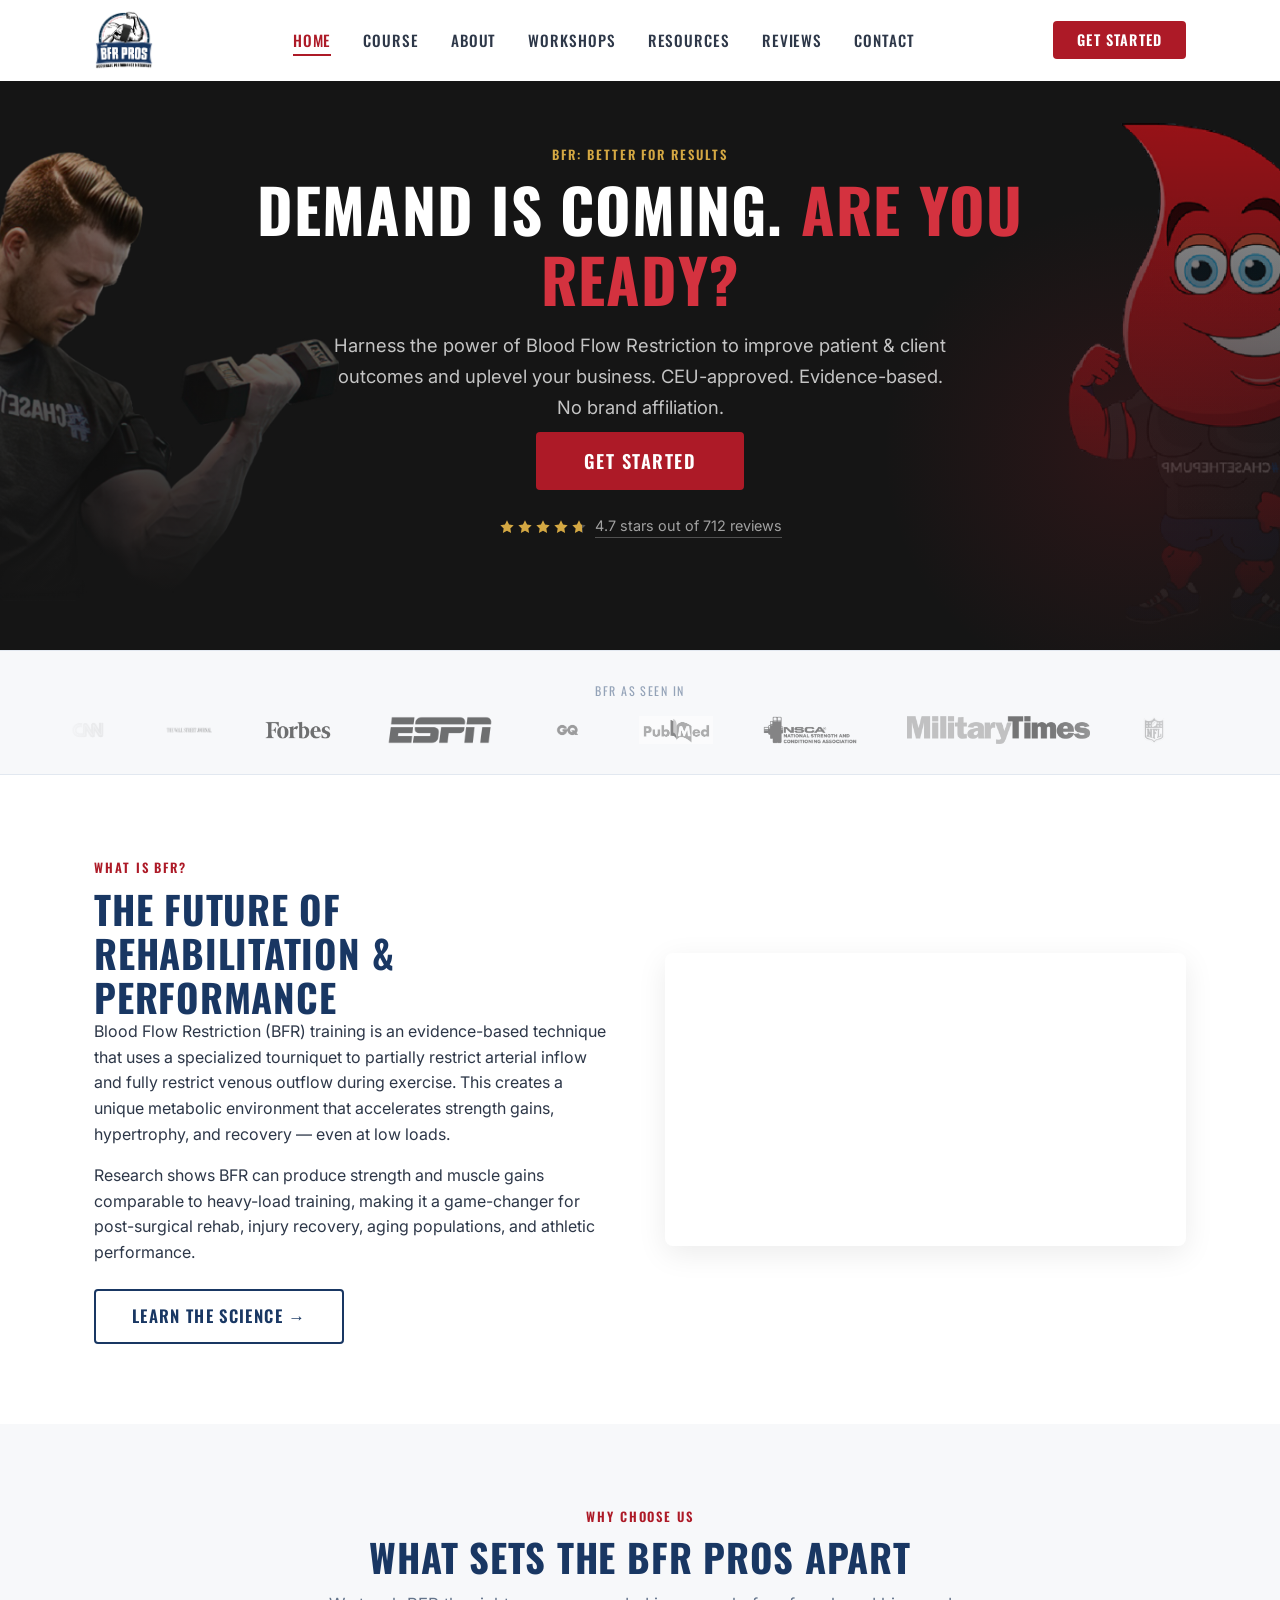
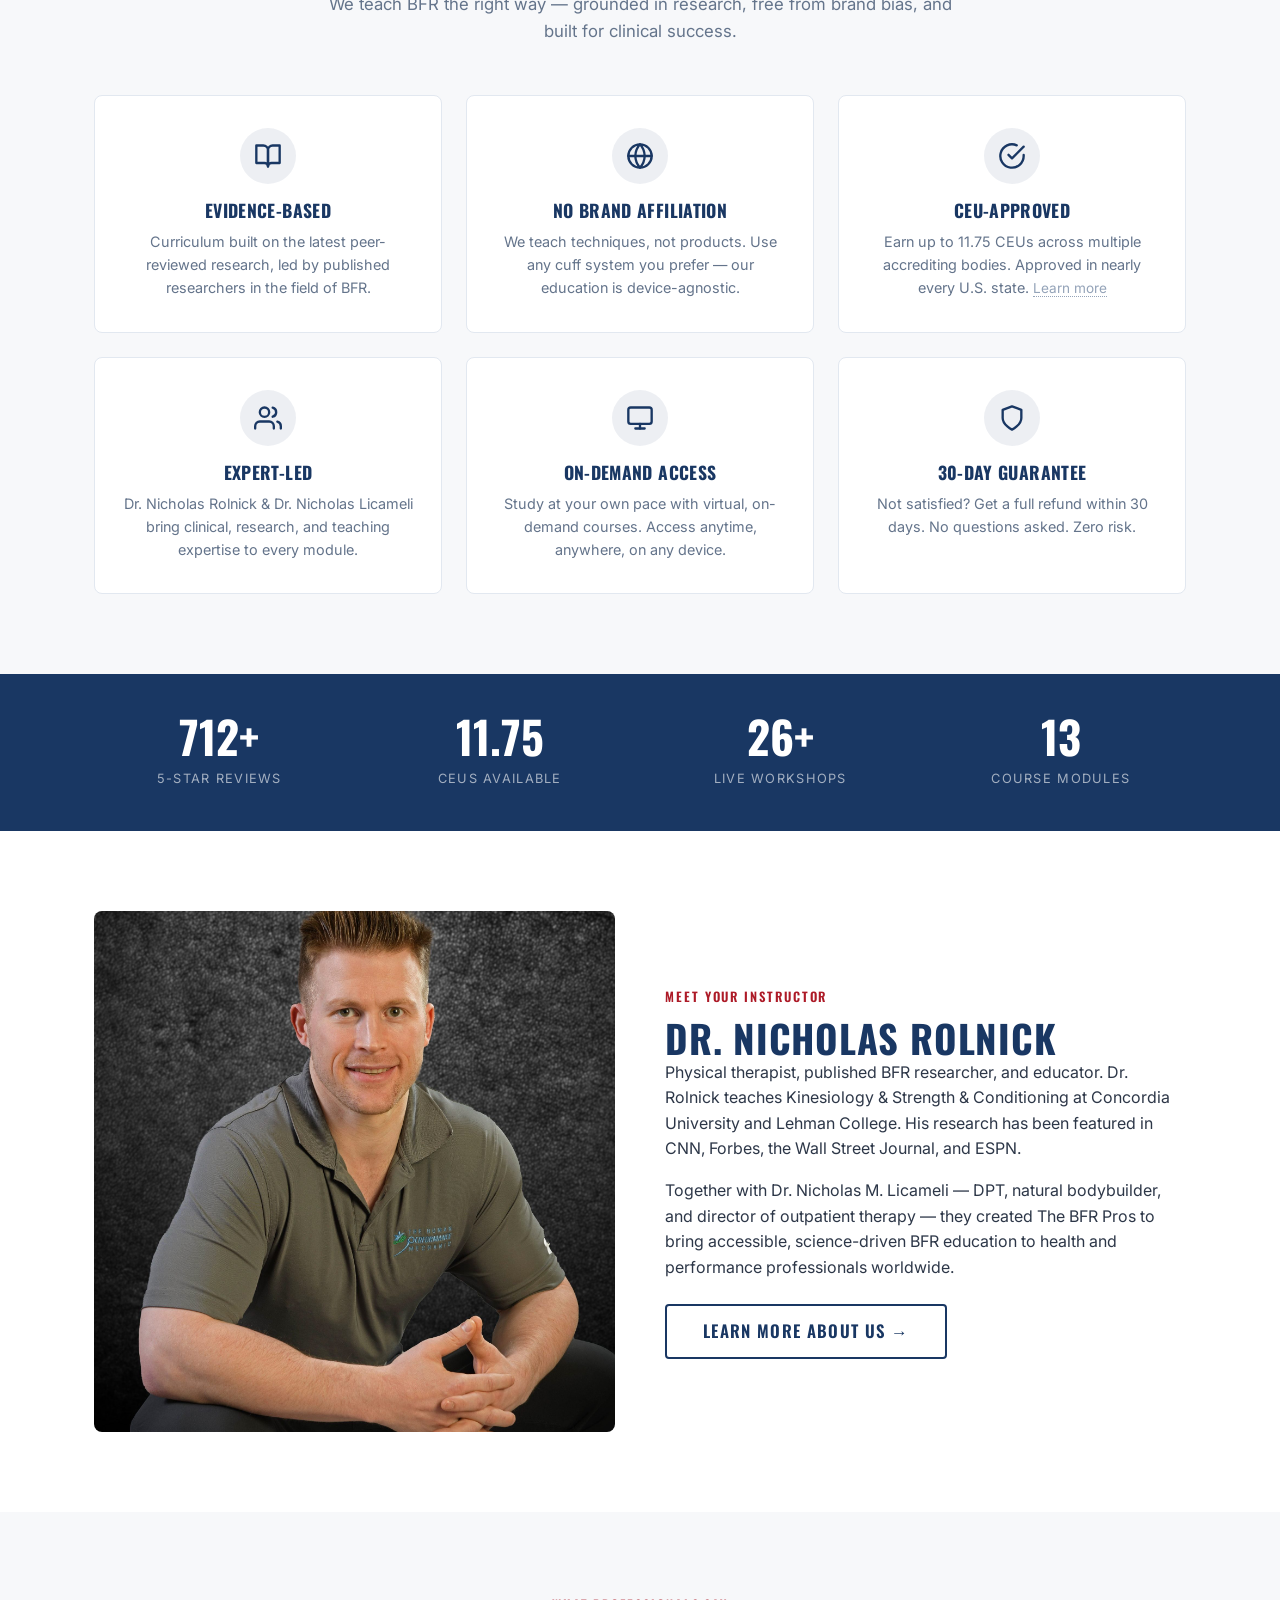
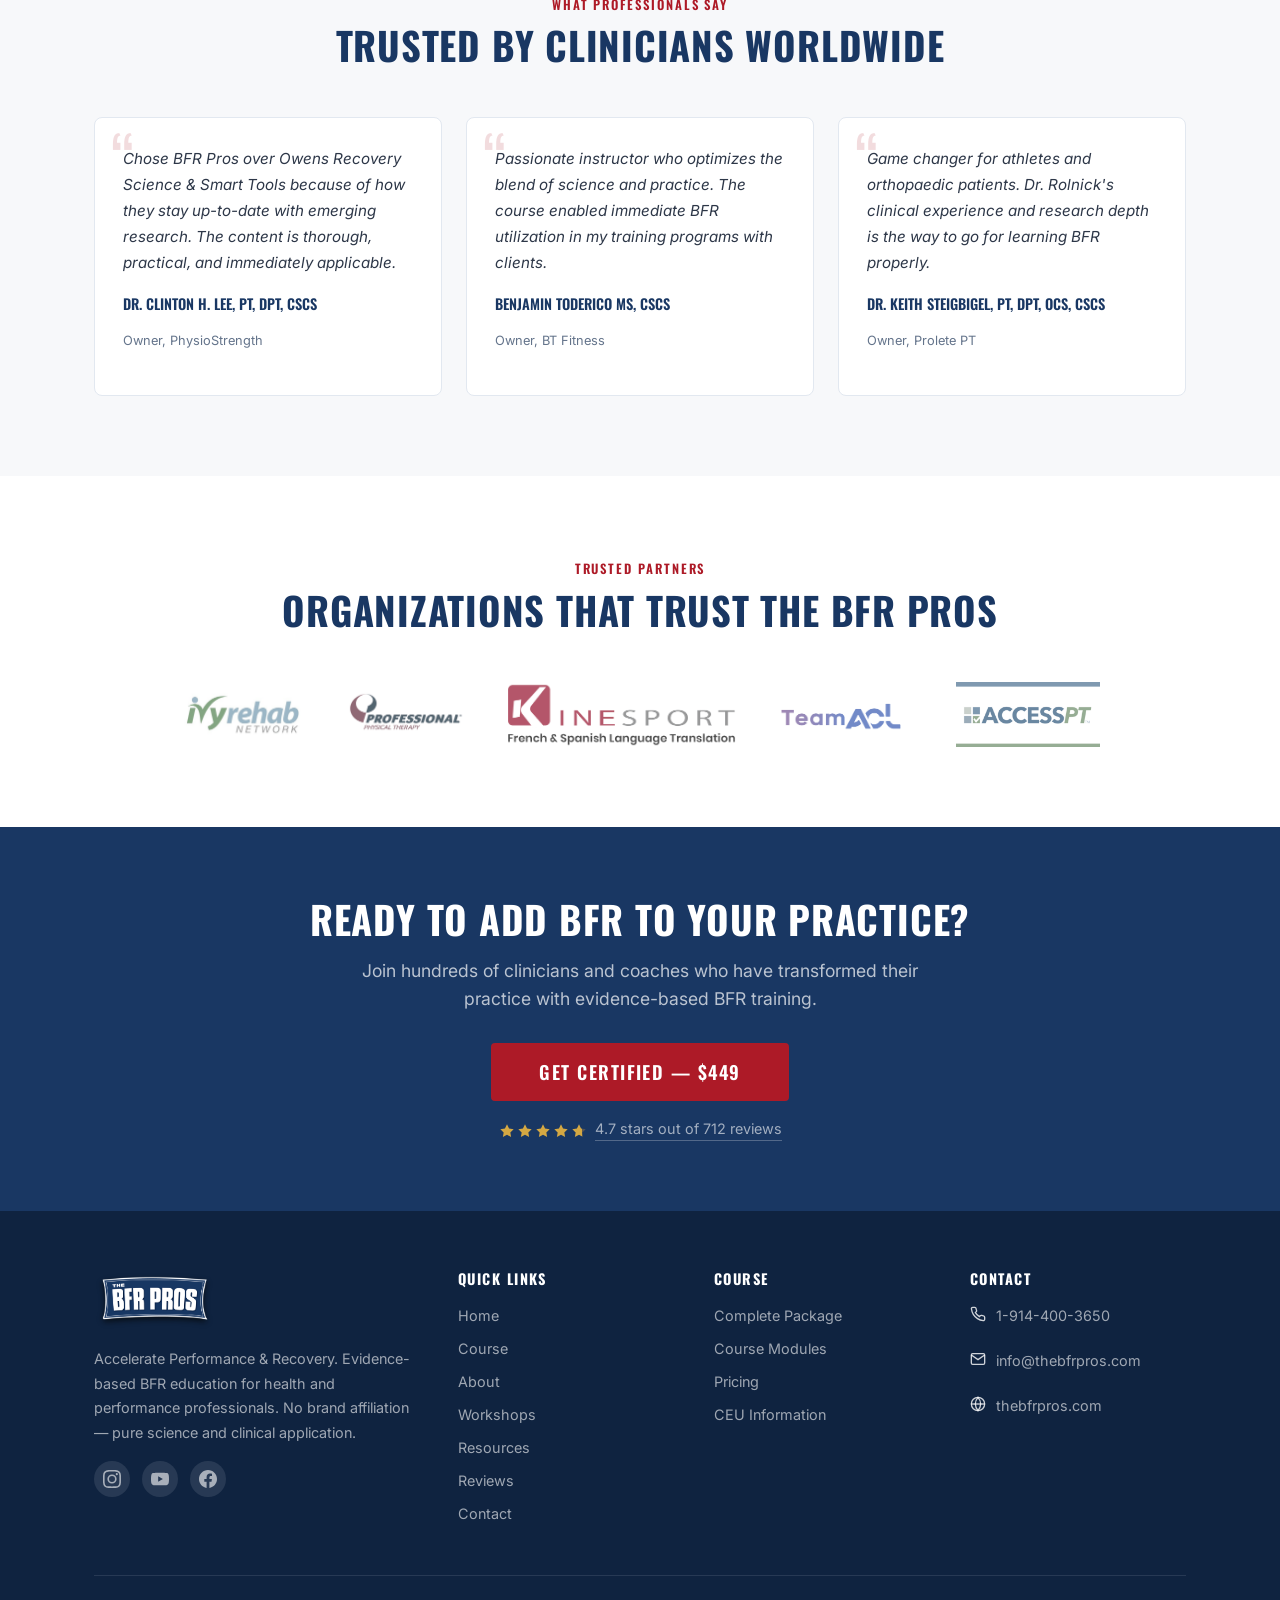
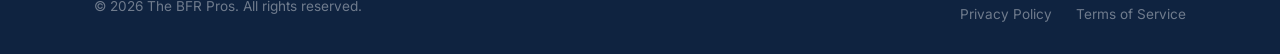
<file: index.html>
<!DOCTYPE html>
<html lang="en">
<head>
    <meta charset="UTF-8">
    <meta name="viewport" content="width=device-width, initial-scale=1.0">
    <title>The BFR Pros | Evidence-Based Blood Flow Restriction Training & Certification</title>
    <meta name="description" content="Become a certified BFR Provider with CEU-approved training from Dr. Nicholas Rolnick. No brand affiliation — pure science and clinical application. 4.7 stars from 712+ reviews.">
    <link rel="preconnect" href="https://fonts.googleapis.com">
    <link href="https://fonts.googleapis.com/css2?family=Oswald:wght@400;500;600;700&family=Inter:wght@400;500;600;700&display=swap" rel="stylesheet">
    <link rel="stylesheet" href="styles.css">
</head>
<body>

<!-- HEADER -->
<header class="header" id="header">
    <div class="container">
        <a href="index.html" class="header-logo">
            <img src="images/logos/logo.png" alt="The BFR Pros">
        </a>
        <nav class="nav" id="nav">
            <a href="index.html" class="nav-link active">Home</a>
            <a href="course.html" class="nav-link">Course</a>
            <a href="about.html" class="nav-link">About</a>
            <a href="workshops.html" class="nav-link">Workshops</a>
            <a href="resources.html" class="nav-link">Resources</a>
            <a href="reviews.html" class="nav-link">Reviews</a>
            <a href="contact.html" class="nav-link">Contact</a>
            <a href="course.html" class="btn btn-red btn-sm" style="display:none;">Get Started</a>
        </nav>
        <a href="course.html" class="header-cta btn btn-red btn-sm">Get Started</a>
        <button class="hamburger" id="hamburger" aria-label="Menu">
            <span></span><span></span><span></span>
        </button>
    </div>
</header>
<div class="nav-overlay" id="navOverlay"></div>

<!-- HERO -->
<section class="hero">
    <div class="container">
        <div class="hero-centered">
            <span class="section-label" style="color: var(--gold);">BFR: Better For Results</span>
            <h1>Demand Is Coming. <em>Are You Ready?</em></h1>
            <p class="hero-sub">Harness the power of Blood Flow Restriction to improve patient & client outcomes and uplevel your business. CEU-approved. Evidence-based. No brand affiliation.</p>
            <div class="hero-actions">
                <a href="course.html" class="btn btn-red btn-lg">Get Started</a>
            </div>
            <div class="hero-meta">
                <a href="reviews.html" class="review-link">
                    <span class="stars-rating" aria-label="4.7 out of 5 stars">
                        <span class="star"><svg viewBox="0 0 24 24"><polygon points="12,2 15.09,8.26 22,9.27 17,14.14 18.18,21.02 12,17.77 5.82,21.02 7,14.14 2,9.27 8.91,8.26" fill="#D4A843"/></svg></span>
                        <span class="star"><svg viewBox="0 0 24 24"><polygon points="12,2 15.09,8.26 22,9.27 17,14.14 18.18,21.02 12,17.77 5.82,21.02 7,14.14 2,9.27 8.91,8.26" fill="#D4A843"/></svg></span>
                        <span class="star"><svg viewBox="0 0 24 24"><polygon points="12,2 15.09,8.26 22,9.27 17,14.14 18.18,21.02 12,17.77 5.82,21.02 7,14.14 2,9.27 8.91,8.26" fill="#D4A843"/></svg></span>
                        <span class="star"><svg viewBox="0 0 24 24"><polygon points="12,2 15.09,8.26 22,9.27 17,14.14 18.18,21.02 12,17.77 5.82,21.02 7,14.14 2,9.27 8.91,8.26" fill="#D4A843"/></svg></span>
                        <span class="star"><svg viewBox="0 0 24 24"><defs><linearGradient id="partial-star"><stop offset="70%" stop-color="#D4A843"/><stop offset="70%" stop-color="#555"/></linearGradient></defs><polygon points="12,2 15.09,8.26 22,9.27 17,14.14 18.18,21.02 12,17.77 5.82,21.02 7,14.14 2,9.27 8.91,8.26" fill="url(#partial-star)"/></svg></span>
                    </span>
                    <span class="review-link-text">4.7 stars out of 712 reviews</span>
                </a>
            </div>
        </div>
    </div>
</section>

<!-- MEDIA BAR -->
<div class="media-bar">
    <div class="container">
        <span class="media-bar-label">BFR As Seen In</span>
        <div class="media-bar-scroll">
            <div class="media-bar-track">
                <img src="images/media/bfr-featured-in/CNN Logo.png" alt="CNN">
                <img src="images/media/bfr-featured-in/The Wall Street Journal Logo.png" alt="The Wall Street Journal">
                <img src="images/media/bfr-featured-in/Forbes Logo.png" alt="Forbes">
                <img src="images/media/bfr-featured-in/ESPN Logo.png" alt="ESPN">
                <img src="images/media/bfr-featured-in/GQ Logo.png" alt="GQ">
                <img src="images/media/bfr-featured-in/PubMed Logo.jpg" alt="PubMed">
                <img src="images/media/bfr-featured-in/NSCA Logo.webp" alt="NSCA">
                <img src="images/media/bfr-featured-in/Military Times Logo.webp" alt="Military Times">
                <img src="images/media/bfr-featured-in/NFL Logo.png" alt="NFL">
                <!-- Duplicate for seamless loop -->
                <img src="images/media/bfr-featured-in/CNN Logo.png" alt="CNN">
                <img src="images/media/bfr-featured-in/The Wall Street Journal Logo.png" alt="The Wall Street Journal">
                <img src="images/media/bfr-featured-in/Forbes Logo.png" alt="Forbes">
                <img src="images/media/bfr-featured-in/ESPN Logo.png" alt="ESPN">
                <img src="images/media/bfr-featured-in/GQ Logo.png" alt="GQ">
                <img src="images/media/bfr-featured-in/PubMed Logo.jpg" alt="PubMed">
                <img src="images/media/bfr-featured-in/NSCA Logo.webp" alt="NSCA">
                <img src="images/media/bfr-featured-in/Military Times Logo.webp" alt="Military Times">
                <img src="images/media/bfr-featured-in/NFL Logo.png" alt="NFL">
            </div>
        </div>
    </div>
</div>

<!-- WHAT IS BFR -->
<section class="bg-white fade-in">
    <div class="container">
        <div class="two-col">
            <div>
                <span class="section-label">What Is BFR?</span>
                <h2>The Future of Rehabilitation & Performance</h2>
                <p>Blood Flow Restriction (BFR) training is an evidence-based technique that uses a specialized tourniquet to partially restrict arterial inflow and fully restrict venous outflow during exercise. This creates a unique metabolic environment that accelerates strength gains, hypertrophy, and recovery &mdash; even at low loads.</p>
                <p>Research shows BFR can produce strength and muscle gains comparable to heavy-load training, making it a game-changer for post-surgical rehab, injury recovery, aging populations, and athletic performance.</p>
                <a href="course.html" class="btn btn-outline-navy" style="margin-top: 8px;">Learn the Science &rarr;</a>
            </div>
            <div>
                <div class="video-embed">
                    <iframe src="https://www.veed.io/embed/c9d62acf-0808-4194-a27c-6ec3d94ea85a?watermark=0&color=red&sharing=0&title=0" title="What is BFR (Blood Flow Restriction) Training" webkitallowfullscreen mozallowfullscreen allowfullscreen></iframe>
                </div>
            </div>
        </div>
    </div>
</section>

<!-- WHY THE BFR PROS -->
<section class="bg-light fade-in">
    <div class="container">
        <div class="section-header">
            <span class="section-label">Why Choose Us</span>
            <h2>What Sets The BFR Pros Apart</h2>
            <p>We teach BFR the right way &mdash; grounded in research, free from brand bias, and built for clinical success.</p>
        </div>
        <div class="features-grid">
            <div class="feature-card">
                <div class="feature-icon">
                    <svg xmlns="http://www.w3.org/2000/svg" width="28" height="28" viewBox="0 0 24 24" fill="none" stroke="currentColor" stroke-width="2" stroke-linecap="round" stroke-linejoin="round"><path d="M2 3h6a4 4 0 0 1 4 4v14a3 3 0 0 0-3-3H2z"></path><path d="M22 3h-6a4 4 0 0 0-4 4v14a3 3 0 0 1 3-3h7z"></path></svg>
                </div>
                <h3>Evidence-Based</h3>
                <p>Curriculum built on the latest peer-reviewed research, led by published researchers in the field of BFR.</p>
            </div>
            <div class="feature-card">
                <div class="feature-icon">
                    <svg xmlns="http://www.w3.org/2000/svg" width="28" height="28" viewBox="0 0 24 24" fill="none" stroke="currentColor" stroke-width="2" stroke-linecap="round" stroke-linejoin="round"><circle cx="12" cy="12" r="10"></circle><line x1="2" y1="12" x2="22" y2="12"></line><path d="M12 2a15.3 15.3 0 0 1 4 10 15.3 15.3 0 0 1-4 10 15.3 15.3 0 0 1-4-10 15.3 15.3 0 0 1 4-10z"></path></svg>
                </div>
                <h3>No Brand Affiliation</h3>
                <p>We teach techniques, not products. Use any cuff system you prefer &mdash; our education is device-agnostic.</p>
            </div>
            <div class="feature-card">
                <div class="feature-icon">
                    <svg xmlns="http://www.w3.org/2000/svg" width="28" height="28" viewBox="0 0 24 24" fill="none" stroke="currentColor" stroke-width="2" stroke-linecap="round" stroke-linejoin="round"><path d="M22 11.08V12a10 10 0 1 1-5.93-9.14"></path><polyline points="22 4 12 14.01 9 11.01"></polyline></svg>
                </div>
                <h3>CEU-Approved</h3>
                <p>Earn up to 11.75 CEUs across multiple accrediting bodies. Approved in nearly every U.S. state. <a href="ceus.html" class="ceu-link">Learn more</a></p>
            </div>
            <div class="feature-card">
                <div class="feature-icon">
                    <svg xmlns="http://www.w3.org/2000/svg" width="28" height="28" viewBox="0 0 24 24" fill="none" stroke="currentColor" stroke-width="2" stroke-linecap="round" stroke-linejoin="round"><path d="M17 21v-2a4 4 0 0 0-4-4H5a4 4 0 0 0-4 4v2"></path><circle cx="9" cy="7" r="4"></circle><path d="M23 21v-2a4 4 0 0 0-3-3.87"></path><path d="M16 3.13a4 4 0 0 1 0 7.75"></path></svg>
                </div>
                <h3>Expert-Led</h3>
                <p>Dr. Nicholas Rolnick &amp; Dr. Nicholas Licameli bring clinical, research, and teaching expertise to every module.</p>
            </div>
            <div class="feature-card">
                <div class="feature-icon">
                    <svg xmlns="http://www.w3.org/2000/svg" width="28" height="28" viewBox="0 0 24 24" fill="none" stroke="currentColor" stroke-width="2" stroke-linecap="round" stroke-linejoin="round"><rect x="2" y="3" width="20" height="14" rx="2" ry="2"></rect><line x1="8" y1="21" x2="16" y2="21"></line><line x1="12" y1="17" x2="12" y2="21"></line></svg>
                </div>
                <h3>On-Demand Access</h3>
                <p>Study at your own pace with virtual, on-demand courses. Access anytime, anywhere, on any device.</p>
            </div>
            <div class="feature-card">
                <div class="feature-icon">
                    <svg xmlns="http://www.w3.org/2000/svg" width="28" height="28" viewBox="0 0 24 24" fill="none" stroke="currentColor" stroke-width="2" stroke-linecap="round" stroke-linejoin="round"><path d="M12 22s8-4 8-10V5l-8-3-8 3v7c0 6 8 10 8 10z"></path></svg>
                </div>
                <h3>30-Day Guarantee</h3>
                <p>Not satisfied? Get a full refund within 30 days. No questions asked. Zero risk.</p>
            </div>
        </div>
    </div>
</section>

<!-- STATS BAR -->
<div class="stats-bar fade-in">
    <div class="container">
        <div class="stats-grid">
            <div class="stat-item">
                <span class="stat-number">712+</span>
                <span class="stat-label">5-Star Reviews</span>
            </div>
            <div class="stat-item">
                <span class="stat-number">11.75</span>
                <span class="stat-label">CEUs Available</span>
            </div>
            <div class="stat-item">
                <span class="stat-number">26+</span>
                <span class="stat-label">Live Workshops</span>
            </div>
            <div class="stat-item">
                <span class="stat-number">13</span>
                <span class="stat-label">Course Modules</span>
            </div>
        </div>
    </div>
</div>

<!-- ABOUT TEASER -->
<section class="bg-white fade-in">
    <div class="container">
        <div class="two-col">
            <div>
                <img src="images/about/nick-dark.jpg" alt="Dr. Nicholas Rolnick" style="border-radius: 8px;">
            </div>
            <div>
                <span class="section-label">Meet Your Instructor</span>
                <h2>Dr. Nicholas Rolnick</h2>
                <p>Physical therapist, published BFR researcher, and educator. Dr. Rolnick teaches Kinesiology &amp; Strength &amp; Conditioning at Concordia University and Lehman College. His research has been featured in CNN, Forbes, the Wall Street Journal, and ESPN.</p>
                <p>Together with Dr. Nicholas M. Licameli &mdash; DPT, natural bodybuilder, and director of outpatient therapy &mdash; they created The BFR Pros to bring accessible, science-driven BFR education to health and performance professionals worldwide.</p>
                <a href="about.html" class="btn btn-outline-navy" style="margin-top: 8px;">Learn More About Us &rarr;</a>
            </div>
        </div>
    </div>
</section>

<!-- TESTIMONIALS -->
<section class="bg-light fade-in">
    <div class="container">
        <div class="section-header">
            <span class="section-label">What Professionals Say</span>
            <h2>Trusted by Clinicians Worldwide</h2>
        </div>
        <div class="testimonials-grid">
            <div class="testimonial-card">
                <p class="testimonial-text">Chose BFR Pros over Owens Recovery Science & Smart Tools because of how they stay up-to-date with emerging research. The content is thorough, practical, and immediately applicable.</p>
                <p class="testimonial-author">Dr. Clinton H. Lee, PT, DPT, CSCS</p>
                <p class="testimonial-role">Owner, PhysioStrength</p>
            </div>
            <div class="testimonial-card">
                <p class="testimonial-text">Passionate instructor who optimizes the blend of science and practice. The course enabled immediate BFR utilization in my training programs with clients.</p>
                <p class="testimonial-author">Benjamin Toderico MS, CSCS</p>
                <p class="testimonial-role">Owner, BT Fitness</p>
            </div>
            <div class="testimonial-card">
                <p class="testimonial-text">Game changer for athletes and orthopaedic patients. Dr. Rolnick's clinical experience and research depth is the way to go for learning BFR properly.</p>
                <p class="testimonial-author">Dr. Keith Steigbigel, PT, DPT, OCS, CSCS</p>
                <p class="testimonial-role">Owner, Prolete PT</p>
            </div>
        </div>
    </div>
</section>

<!-- PARTNERS -->
<section class="bg-white fade-in">
    <div class="container">
        <div class="section-header">
            <span class="section-label">Trusted Partners</span>
            <h2>Organizations That Trust The BFR Pros</h2>
        </div>
        <div class="partner-grid">
            <img src="images/partners/Ivy Rehab Network Logo.jpg" alt="Ivy Rehab Network">
            <img src="images/partners/Professional Physical Therapy Logo.png" alt="Professional Physical Therapy">
            <img src="images/partners/Kinesport Logo.png" alt="Kinesport">
            <img src="images/partners/Team ACL Logo.png" alt="Team ACL">
            <img src="images/partners/AccessPT Logo.png" alt="AccessPT">
        </div>
    </div>
</section>

<!-- CTA -->
<section class="cta-section fade-in">
    <div class="container">
        <h2>Ready to Add BFR to Your Practice?</h2>
        <p>Join hundreds of clinicians and coaches who have transformed their practice with evidence-based BFR training.</p>
        <a href="https://bfr-pros.teachable.com/p/the-complete-bfr-certification/?affcode=626725_rzfv6exi" class="btn btn-red btn-lg">Get Certified &mdash; $449</a>
        <a href="reviews.html" class="review-link" style="margin-top: 16px;">
            <span class="stars-rating"><span class="star"><svg viewBox="0 0 24 24"><polygon points="12,2 15.09,8.26 22,9.27 17,14.14 18.18,21.02 12,17.77 5.82,21.02 7,14.14 2,9.27 8.91,8.26" fill="#D4A843"/></svg></span><span class="star"><svg viewBox="0 0 24 24"><polygon points="12,2 15.09,8.26 22,9.27 17,14.14 18.18,21.02 12,17.77 5.82,21.02 7,14.14 2,9.27 8.91,8.26" fill="#D4A843"/></svg></span><span class="star"><svg viewBox="0 0 24 24"><polygon points="12,2 15.09,8.26 22,9.27 17,14.14 18.18,21.02 12,17.77 5.82,21.02 7,14.14 2,9.27 8.91,8.26" fill="#D4A843"/></svg></span><span class="star"><svg viewBox="0 0 24 24"><polygon points="12,2 15.09,8.26 22,9.27 17,14.14 18.18,21.02 12,17.77 5.82,21.02 7,14.14 2,9.27 8.91,8.26" fill="#D4A843"/></svg></span><span class="star"><svg viewBox="0 0 24 24"><defs><linearGradient id="ps2"><stop offset="70%" stop-color="#D4A843"/><stop offset="70%" stop-color="#555"/></linearGradient></defs><polygon points="12,2 15.09,8.26 22,9.27 17,14.14 18.18,21.02 12,17.77 5.82,21.02 7,14.14 2,9.27 8.91,8.26" fill="url(#ps2)"/></svg></span></span>
            <span class="review-link-text">4.7 stars out of 712 reviews</span>
        </a>
    </div>
</section>

<!-- FOOTER -->
<footer class="footer">
    <div class="container">
        <div class="footer-grid">
            <div class="footer-col">
                <img src="images/logos/logo-name.png" alt="The BFR Pros" class="footer-logo">
                <p class="footer-about">Accelerate Performance & Recovery. Evidence-based BFR education for health and performance professionals. No brand affiliation &mdash; pure science and clinical application.</p>
                <div class="footer-social">
                    <a href="https://www.instagram.com/thehpm/" aria-label="Instagram">
                        <svg width="18" height="18" viewBox="0 0 24 24" fill="currentColor"><path d="M12 2.163c3.204 0 3.584.012 4.85.07 3.252.148 4.771 1.691 4.919 4.919.058 1.265.069 1.645.069 4.849 0 3.205-.012 3.584-.069 4.849-.149 3.225-1.664 4.771-4.919 4.919-1.266.058-1.644.07-4.85.07-3.204 0-3.584-.012-4.849-.07-3.26-.149-4.771-1.699-4.919-4.92-.058-1.265-.07-1.644-.07-4.849 0-3.204.013-3.583.07-4.849.149-3.227 1.664-4.771 4.919-4.919 1.266-.057 1.645-.069 4.849-.069zM12 0C8.741 0 8.333.014 7.053.072 2.695.272.273 2.69.073 7.052.014 8.333 0 8.741 0 12c0 3.259.014 3.668.072 4.948.2 4.358 2.618 6.78 6.98 6.98C8.333 23.986 8.741 24 12 24c3.259 0 3.668-.014 4.948-.072 4.354-.2 6.782-2.618 6.979-6.98.059-1.28.073-1.689.073-4.948 0-3.259-.014-3.667-.072-4.947-.196-4.354-2.617-6.78-6.979-6.98C15.668.014 15.259 0 12 0zm0 5.838a6.162 6.162 0 100 12.324 6.162 6.162 0 000-12.324zM12 16a4 4 0 110-8 4 4 0 010 8zm6.406-11.845a1.44 1.44 0 100 2.881 1.44 1.44 0 000-2.881z"/></svg>
                    </a>
                    <a href="https://www.youtube.com/@The-BFR-Pros" aria-label="YouTube">
                        <svg width="18" height="18" viewBox="0 0 24 24" fill="currentColor"><path d="M23.498 6.186a3.016 3.016 0 00-2.122-2.136C19.505 3.545 12 3.545 12 3.545s-7.505 0-9.377.505A3.017 3.017 0 00.502 6.186C0 8.07 0 12 0 12s0 3.93.502 5.814a3.016 3.016 0 002.122 2.136c1.871.505 9.376.505 9.376.505s7.505 0 9.377-.505a3.015 3.015 0 002.122-2.136C24 15.93 24 12 24 12s0-3.93-.502-5.814zM9.545 15.568V8.432L15.818 12l-6.273 3.568z"/></svg>
                    </a>
                    <a href="https://www.facebook.com/thebfrpros/" aria-label="Facebook">
                        <svg width="18" height="18" viewBox="0 0 24 24" fill="currentColor"><path d="M24 12.073c0-6.627-5.373-12-12-12s-12 5.373-12 12c0 5.99 4.388 10.954 10.125 11.854v-8.385H7.078v-3.47h3.047V9.43c0-3.007 1.792-4.669 4.533-4.669 1.312 0 2.686.235 2.686.235v2.953H15.83c-1.491 0-1.956.925-1.956 1.874v2.25h3.328l-.532 3.47h-2.796v8.385C19.612 23.027 24 18.062 24 12.073z"/></svg>
                    </a>
                </div>
            </div>
            <div class="footer-col">
                <h4>Quick Links</h4>
                <a href="index.html">Home</a>
                <a href="course.html">Course</a>
                <a href="about.html">About</a>
                <a href="workshops.html">Workshops</a>
                <a href="resources.html">Resources</a>
                <a href="reviews.html">Reviews</a>
                <a href="contact.html">Contact</a>
            </div>
            <div class="footer-col">
                <h4>Course</h4>
                <a href="course.html">Complete Package</a>
                <a href="course.html#modules">Course Modules</a>
                <a href="course.html#pricing">Pricing</a>
                <a href="ceus.html">CEU Information</a>
            </div>
            <div class="footer-col">
                <h4>Contact</h4>
                <div class="footer-contact-item">
                    <svg width="16" height="16" viewBox="0 0 24 24" fill="none" stroke="currentColor" stroke-width="2"><path d="M22 16.92v3a2 2 0 01-2.18 2 19.79 19.79 0 01-8.63-3.07 19.5 19.5 0 01-6-6 19.79 19.79 0 01-3.07-8.67A2 2 0 014.11 2h3a2 2 0 012 1.72 12.84 12.84 0 00.7 2.81 2 2 0 01-.45 2.11L8.09 9.91a16 16 0 006 6l1.27-1.27a2 2 0 012.11-.45 12.84 12.84 0 002.81.7A2 2 0 0122 16.92z"/></svg>
                    <a href="tel:+19144003650">1-914-400-3650</a>
                </div>
                <div class="footer-contact-item">
                    <svg width="16" height="16" viewBox="0 0 24 24" fill="none" stroke="currentColor" stroke-width="2"><path d="M4 4h16c1.1 0 2 .9 2 2v12c0 1.1-.9 2-2 2H4c-1.1 0-2-.9-2-2V6c0-1.1.9-2 2-2z"/><polyline points="22,6 12,13 2,6"/></svg>
                    <a href="mailto:info@thebfrpros.com">info@thebfrpros.com</a>
                </div>
                <div class="footer-contact-item">
                    <svg width="16" height="16" viewBox="0 0 24 24" fill="none" stroke="currentColor" stroke-width="2"><circle cx="12" cy="12" r="10"/><line x1="2" y1="12" x2="22" y2="12"/><path d="M12 2a15.3 15.3 0 014 10 15.3 15.3 0 01-4 10 15.3 15.3 0 01-4-10 15.3 15.3 0 014-10z"/></svg>
                    <a href="https://thebfrpros.com" target="_blank">thebfrpros.com</a>
                </div>
            </div>
        </div>
        <div class="footer-bottom">
            <p>&copy; 2026 The BFR Pros. All rights reserved.</p>
            <div class="footer-legal">
                <a href="#">Privacy Policy</a>
                <a href="#">Terms of Service</a>
            </div>
        </div>
    </div>
</footer>

<script src="script.js"></script>
</body>
</html>
</file>
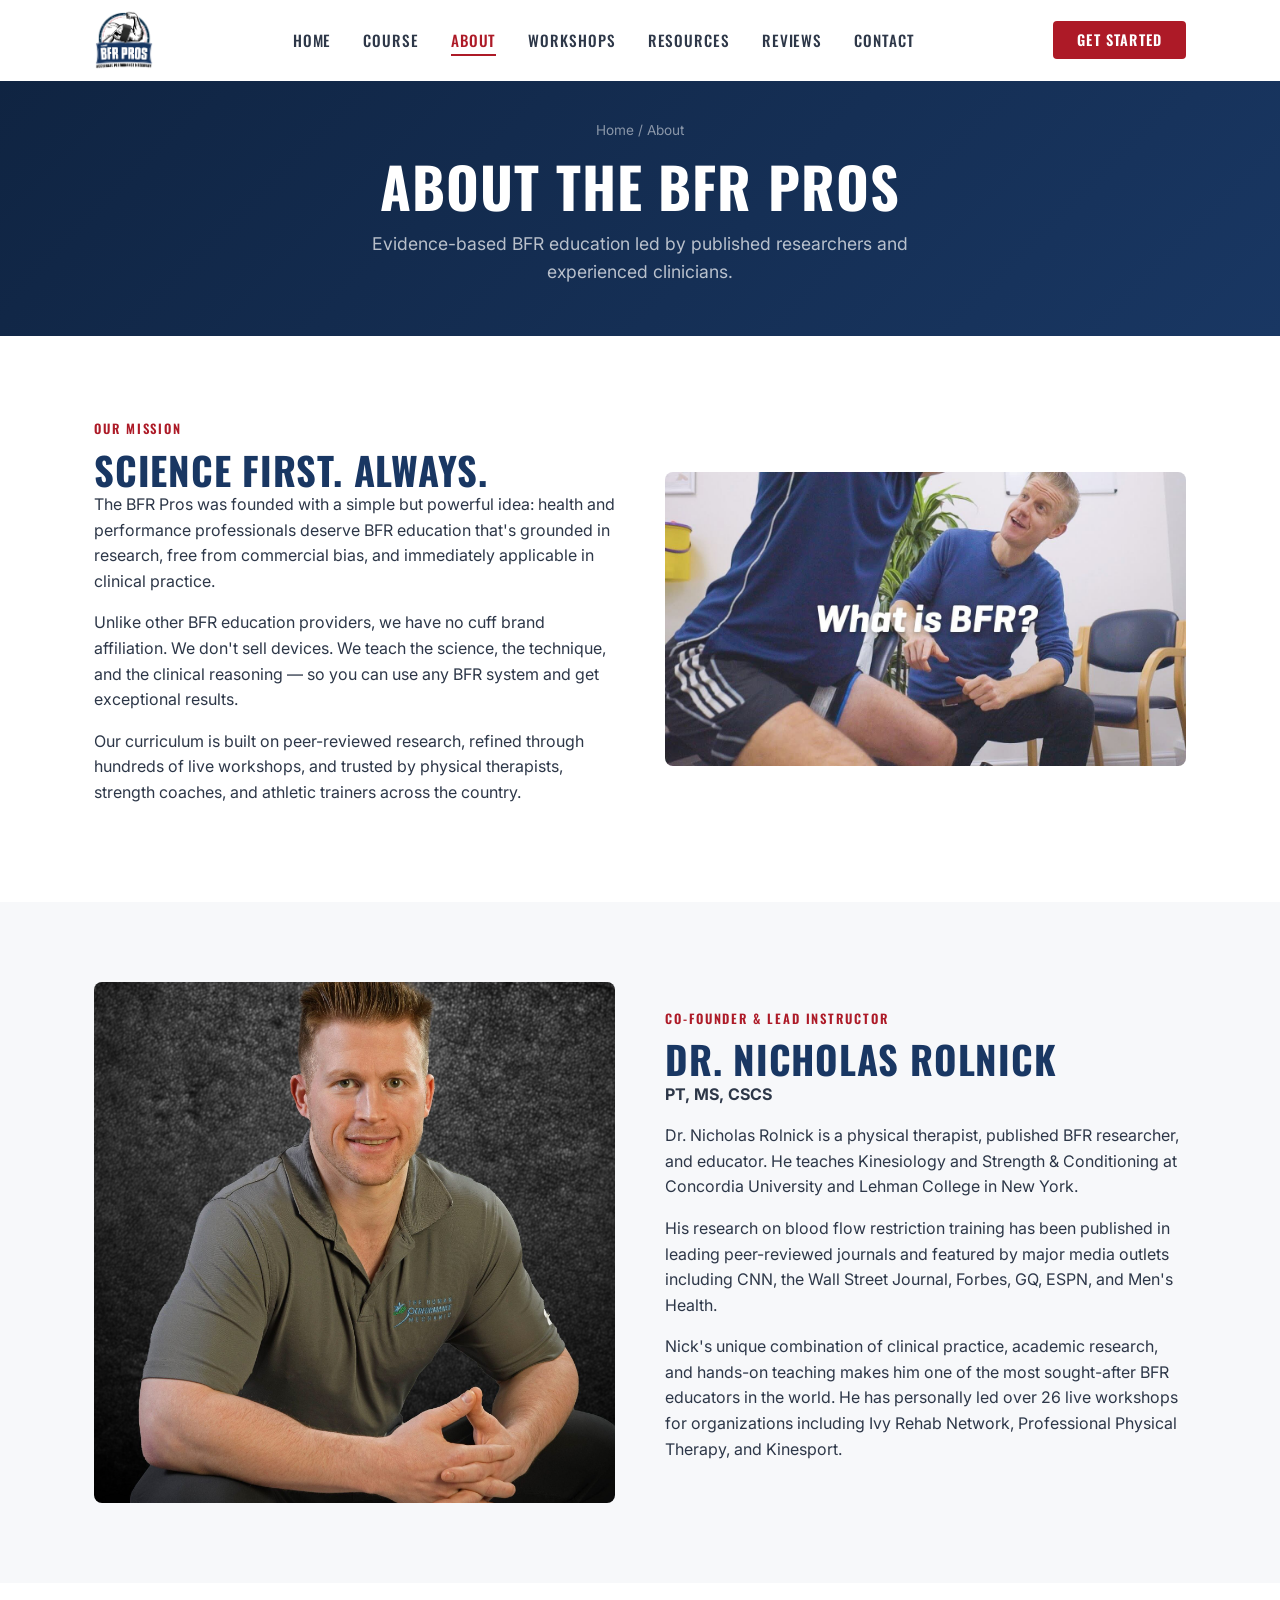
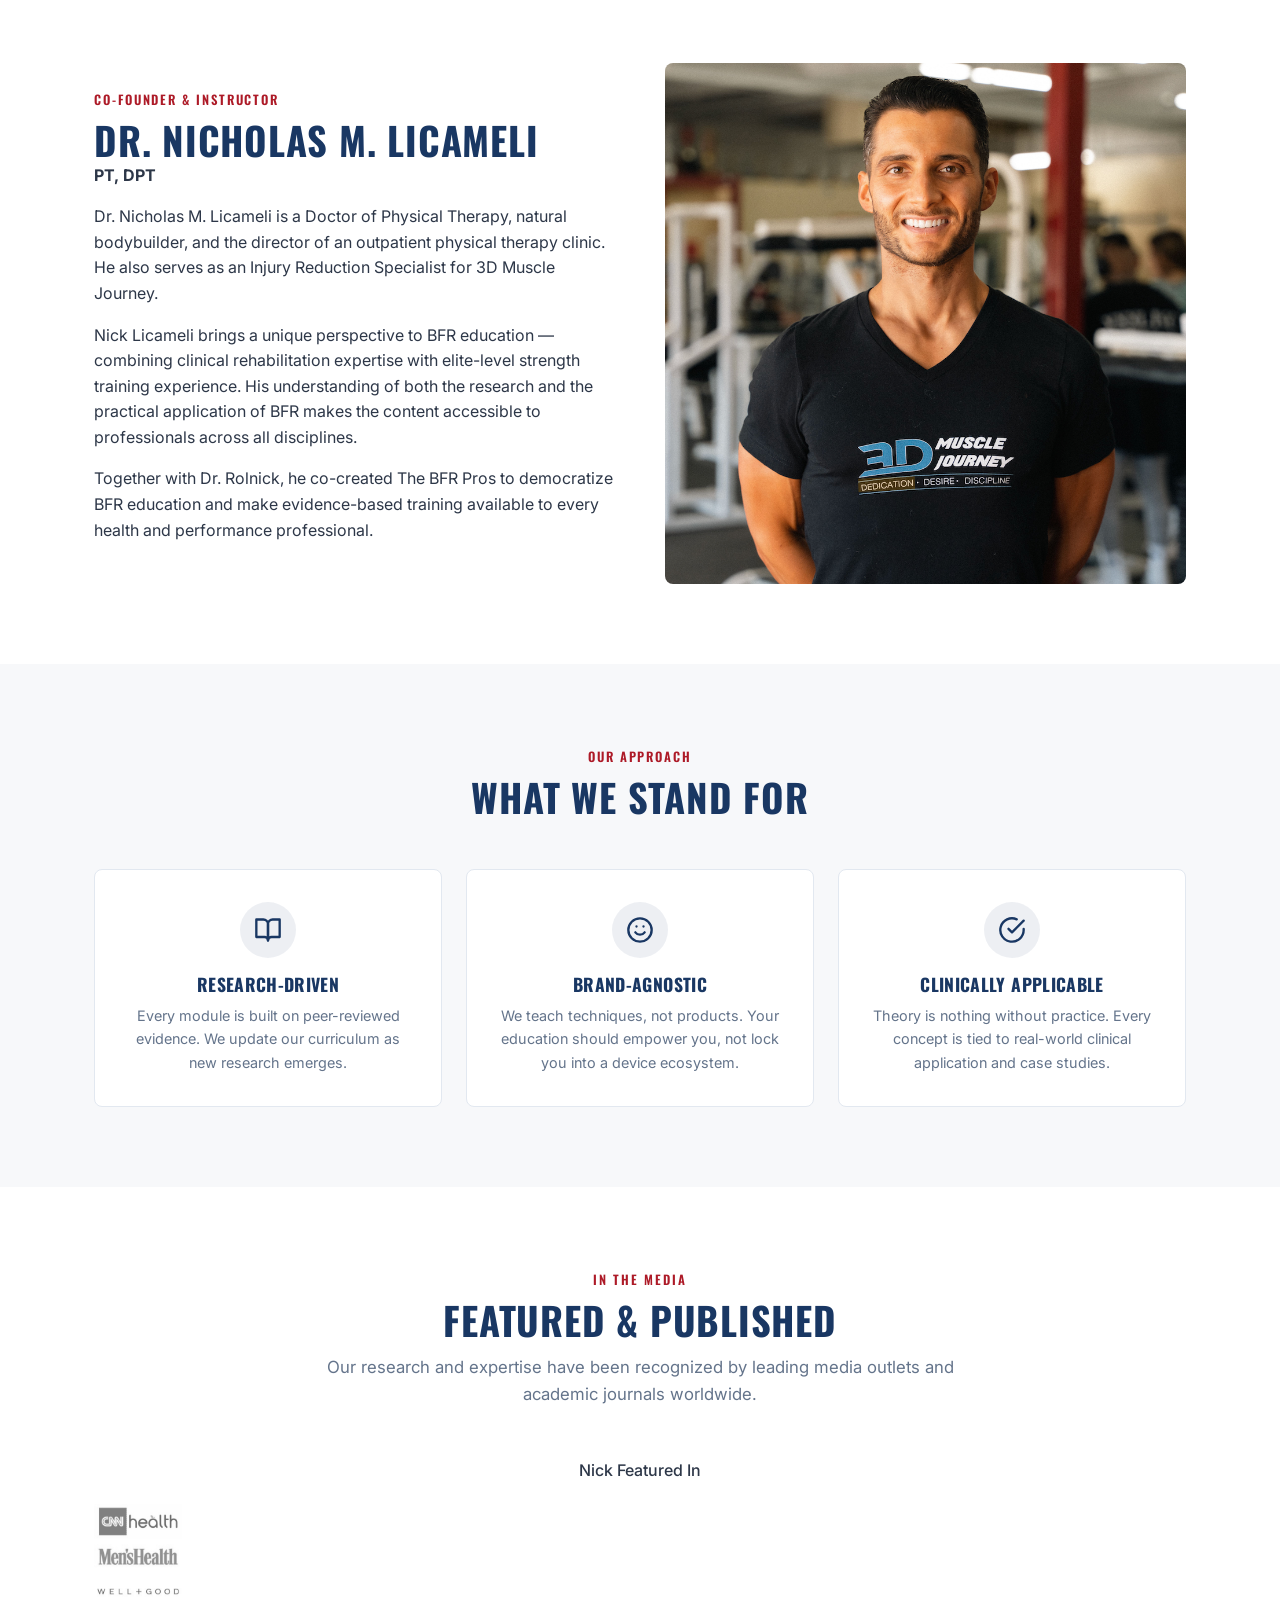
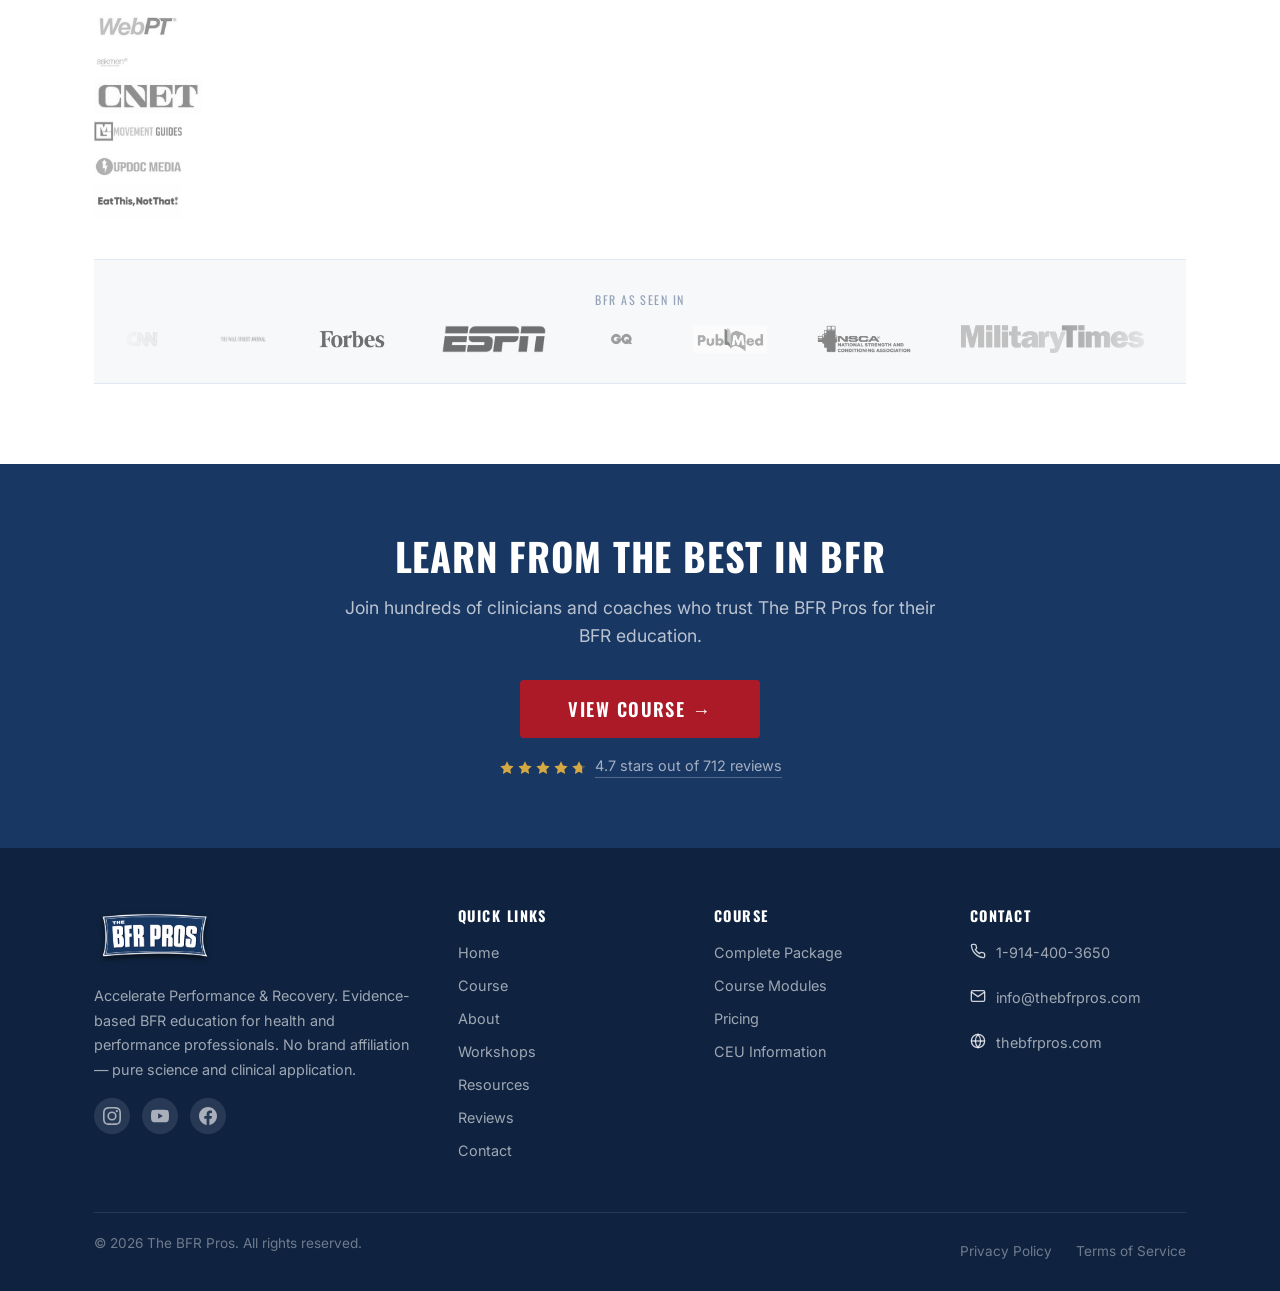
<file: about.html>
<!DOCTYPE html>
<html lang="en">
<head>
    <meta charset="UTF-8">
    <meta name="viewport" content="width=device-width, initial-scale=1.0">
    <title>About Us | The BFR Pros — Meet Your Instructors</title>
    <meta name="description" content="Meet Dr. Nicholas Rolnick and Dr. Nicholas Licameli — the expert team behind The BFR Pros. Published researchers, clinicians, and educators in Blood Flow Restriction training.">
    <link rel="preconnect" href="https://fonts.googleapis.com">
    <link href="https://fonts.googleapis.com/css2?family=Oswald:wght@400;500;600;700&family=Inter:wght@400;500;600;700&display=swap" rel="stylesheet">
    <link rel="stylesheet" href="styles.css">
</head>
<body>

<header class="header" id="header">
    <div class="container">
        <a href="index.html" class="header-logo"><img src="images/logos/logo.png" alt="The BFR Pros"></a>
        <nav class="nav" id="nav">
            <a href="index.html" class="nav-link">Home</a>
            <a href="course.html" class="nav-link">Course</a>
            <a href="about.html" class="nav-link active">About</a>
            <a href="workshops.html" class="nav-link">Workshops</a>
            <a href="resources.html" class="nav-link">Resources</a>
            <a href="reviews.html" class="nav-link">Reviews</a>
            <a href="contact.html" class="nav-link">Contact</a>
            <a href="course.html" class="btn btn-red btn-sm" style="display:none;">Get Started</a>
        </nav>
        <a href="course.html" class="header-cta btn btn-red btn-sm">Get Started</a>
        <button class="hamburger" id="hamburger" aria-label="Menu"><span></span><span></span><span></span></button>
    </div>
</header>
<div class="nav-overlay" id="navOverlay"></div>

<section class="page-hero">
    <div class="container">
        <span class="breadcrumb"><a href="index.html">Home</a> / About</span>
        <h1>About The BFR Pros</h1>
        <p>Evidence-based BFR education led by published researchers and experienced clinicians.</p>
    </div>
</section>

<!-- MISSION -->
<section class="bg-white fade-in">
    <div class="container">
        <div class="two-col">
            <div>
                <span class="section-label">Our Mission</span>
                <h2>Science First. Always.</h2>
                <p>The BFR Pros was founded with a simple but powerful idea: health and performance professionals deserve BFR education that's grounded in research, free from commercial bias, and immediately applicable in clinical practice.</p>
                <p>Unlike other BFR education providers, we have no cuff brand affiliation. We don't sell devices. We teach the science, the technique, and the clinical reasoning — so you can use any BFR system and get exceptional results.</p>
                <p>Our curriculum is built on peer-reviewed research, refined through hundreds of live workshops, and trusted by physical therapists, strength coaches, and athletic trainers across the country.</p>
            </div>
            <div>
                <img src="images/action/woman-squats.jpeg" alt="BFR training in clinical practice" style="border-radius: 8px;">
            </div>
        </div>
    </div>
</section>

<!-- DR. NICHOLAS ROLNICK -->
<section class="bg-light fade-in">
    <div class="container">
        <div class="two-col">
            <div>
                <img src="images/about/nick-dark.jpg" alt="Dr. Nicholas Rolnick" style="border-radius: 8px;">
            </div>
            <div>
                <span class="section-label">Co-Founder & Lead Instructor</span>
                <h2>Dr. Nicholas Rolnick</h2>
                <p><strong>PT, MS, CSCS</strong></p>
                <p>Dr. Nicholas Rolnick is a physical therapist, published BFR researcher, and educator. He teaches Kinesiology and Strength & Conditioning at Concordia University and Lehman College in New York.</p>
                <p>His research on blood flow restriction training has been published in leading peer-reviewed journals and featured by major media outlets including CNN, the Wall Street Journal, Forbes, GQ, ESPN, and Men's Health.</p>
                <p>Nick's unique combination of clinical practice, academic research, and hands-on teaching makes him one of the most sought-after BFR educators in the world. He has personally led over 26 live workshops for organizations including Ivy Rehab Network, Professional Physical Therapy, and Kinesport.</p>
            </div>
        </div>
    </div>
</section>

<!-- DR. NICHOLAS LICAMELI -->
<section class="bg-white fade-in">
    <div class="container">
        <div class="two-col">
            <div>
                <span class="section-label">Co-Founder & Instructor</span>
                <h2>Dr. Nicholas M. Licameli</h2>
                <p><strong>PT, DPT</strong></p>
                <p>Dr. Nicholas M. Licameli is a Doctor of Physical Therapy, natural bodybuilder, and the director of an outpatient physical therapy clinic. He also serves as an Injury Reduction Specialist for 3D Muscle Journey.</p>
                <p>Nick Licameli brings a unique perspective to BFR education — combining clinical rehabilitation expertise with elite-level strength training experience. His understanding of both the research and the practical application of BFR makes the content accessible to professionals across all disciplines.</p>
                <p>Together with Dr. Rolnick, he co-created The BFR Pros to democratize BFR education and make evidence-based training available to every health and performance professional.</p>
            </div>
            <div>
                <img src="images/instructors/licameli.png" alt="Dr. Nicholas M. Licameli" style="border-radius: 8px;">
            </div>
        </div>
    </div>
</section>

<!-- VALUES -->
<section class="bg-light fade-in">
    <div class="container">
        <div class="section-header">
            <span class="section-label">Our Approach</span>
            <h2>What We Stand For</h2>
        </div>
        <div class="features-grid">
            <div class="feature-card">
                <div class="feature-icon">
                    <svg xmlns="http://www.w3.org/2000/svg" width="28" height="28" viewBox="0 0 24 24" fill="none" stroke="currentColor" stroke-width="2" stroke-linecap="round" stroke-linejoin="round"><path d="M2 3h6a4 4 0 0 1 4 4v14a3 3 0 0 0-3-3H2z"></path><path d="M22 3h-6a4 4 0 0 0-4 4v14a3 3 0 0 1 3-3h7z"></path></svg>
                </div>
                <h3>Research-Driven</h3>
                <p>Every module is built on peer-reviewed evidence. We update our curriculum as new research emerges.</p>
            </div>
            <div class="feature-card">
                <div class="feature-icon">
                    <svg xmlns="http://www.w3.org/2000/svg" width="28" height="28" viewBox="0 0 24 24" fill="none" stroke="currentColor" stroke-width="2" stroke-linecap="round" stroke-linejoin="round"><circle cx="12" cy="12" r="10"></circle><path d="M8 14s1.5 2 4 2 4-2 4-2"></path><line x1="9" y1="9" x2="9.01" y2="9"></line><line x1="15" y1="9" x2="15.01" y2="9"></line></svg>
                </div>
                <h3>Brand-Agnostic</h3>
                <p>We teach techniques, not products. Your education should empower you, not lock you into a device ecosystem.</p>
            </div>
            <div class="feature-card">
                <div class="feature-icon">
                    <svg xmlns="http://www.w3.org/2000/svg" width="28" height="28" viewBox="0 0 24 24" fill="none" stroke="currentColor" stroke-width="2" stroke-linecap="round" stroke-linejoin="round"><path d="M22 11.08V12a10 10 0 1 1-5.93-9.14"></path><polyline points="22 4 12 14.01 9 11.01"></polyline></svg>
                </div>
                <h3>Clinically Applicable</h3>
                <p>Theory is nothing without practice. Every concept is tied to real-world clinical application and case studies.</p>
            </div>
        </div>
    </div>
</section>

<!-- MEDIA CREDIBILITY -->
<section class="bg-white fade-in">
    <div class="container">
        <div class="section-header">
            <span class="section-label">In the Media</span>
            <h2>Featured & Published</h2>
            <p>Our research and expertise have been recognized by leading media outlets and academic journals worldwide.</p>
        </div>
        <div style="margin-bottom: 40px;">
            <p style="text-align: center; margin-bottom: 20px; font-weight: 500; color: var(--text-dark);">Nick Featured In</p>
            <div class="media-bar-inner" style="gap: 36px; flex-wrap: wrap; justify-content: center;">
                <img src="images/media/featured-in/CNN Health Logo.jpg" alt="CNN Health" style="height: 35px; opacity: 0.6; filter: grayscale(100%);">
                <img src="images/media/featured-in/Men's Health Logo.jpg" alt="Men's Health" style="height: 35px; opacity: 0.6; filter: grayscale(100%);">
                <img src="images/media/featured-in/Well+Good Logo.jpg" alt="Well+Good" style="height: 35px; opacity: 0.6; filter: grayscale(100%);">
                <img src="images/media/featured-in/WebPT Logo.jpg" alt="WebPT" style="height: 35px; opacity: 0.6; filter: grayscale(100%);">
                <img src="images/media/featured-in/Askmen Logo.jpg" alt="AskMen" style="height: 35px; opacity: 0.6; filter: grayscale(100%);">
                <img src="images/media/featured-in/CNET Logo.jpg" alt="CNET" style="height: 35px; opacity: 0.6; filter: grayscale(100%);">
                <img src="images/media/featured-in/MovementGuides Logo.jpg" alt="Movement Guides" style="height: 35px; opacity: 0.6; filter: grayscale(100%);">
                <img src="images/media/featured-in/UpdocMedia Logo.jpg" alt="Updoc Media" style="height: 35px; opacity: 0.6; filter: grayscale(100%);">
                <img src="images/media/featured-in/EatThis,NotThat! Logo.jpg" alt="Eat This Not That" style="height: 35px; opacity: 0.6; filter: grayscale(100%);">
            </div>
        </div>
        <div class="media-bar">
            <div class="container">
                <span class="media-bar-label">BFR As Seen In</span>
                <div class="media-bar-scroll">
                    <div class="media-bar-track">
                        <img src="images/media/bfr-featured-in/CNN Logo.png" alt="CNN">
                        <img src="images/media/bfr-featured-in/The Wall Street Journal Logo.png" alt="Wall Street Journal">
                        <img src="images/media/bfr-featured-in/Forbes Logo.png" alt="Forbes">
                        <img src="images/media/bfr-featured-in/ESPN Logo.png" alt="ESPN">
                        <img src="images/media/bfr-featured-in/GQ Logo.png" alt="GQ">
                        <img src="images/media/bfr-featured-in/PubMed Logo.jpg" alt="PubMed">
                        <img src="images/media/bfr-featured-in/NSCA Logo.webp" alt="NSCA">
                        <img src="images/media/bfr-featured-in/Military Times Logo.webp" alt="Military Times">
                        <img src="images/media/bfr-featured-in/NFL Logo.png" alt="NFL">
                        <img src="images/media/bfr-featured-in/CNN Logo.png" alt="CNN">
                        <img src="images/media/bfr-featured-in/The Wall Street Journal Logo.png" alt="Wall Street Journal">
                        <img src="images/media/bfr-featured-in/Forbes Logo.png" alt="Forbes">
                        <img src="images/media/bfr-featured-in/ESPN Logo.png" alt="ESPN">
                        <img src="images/media/bfr-featured-in/GQ Logo.png" alt="GQ">
                        <img src="images/media/bfr-featured-in/PubMed Logo.jpg" alt="PubMed">
                        <img src="images/media/bfr-featured-in/NSCA Logo.webp" alt="NSCA">
                        <img src="images/media/bfr-featured-in/Military Times Logo.webp" alt="Military Times">
                        <img src="images/media/bfr-featured-in/NFL Logo.png" alt="NFL">
                    </div>
                </div>
            </div>
        </div>
    </div>
</section>

<!-- CTA -->
<section class="cta-section fade-in">
    <div class="container">
        <h2>Learn from the Best in BFR</h2>
        <p>Join hundreds of clinicians and coaches who trust The BFR Pros for their BFR education.</p>
        <a href="course.html" class="btn btn-red btn-lg">View Course &rarr;</a>
        <a href="reviews.html" class="review-link" style="margin-top: 16px;">
            <span class="stars-rating"><span class="star"><svg viewBox="0 0 24 24"><polygon points="12,2 15.09,8.26 22,9.27 17,14.14 18.18,21.02 12,17.77 5.82,21.02 7,14.14 2,9.27 8.91,8.26" fill="#D4A843"/></svg></span><span class="star"><svg viewBox="0 0 24 24"><polygon points="12,2 15.09,8.26 22,9.27 17,14.14 18.18,21.02 12,17.77 5.82,21.02 7,14.14 2,9.27 8.91,8.26" fill="#D4A843"/></svg></span><span class="star"><svg viewBox="0 0 24 24"><polygon points="12,2 15.09,8.26 22,9.27 17,14.14 18.18,21.02 12,17.77 5.82,21.02 7,14.14 2,9.27 8.91,8.26" fill="#D4A843"/></svg></span><span class="star"><svg viewBox="0 0 24 24"><polygon points="12,2 15.09,8.26 22,9.27 17,14.14 18.18,21.02 12,17.77 5.82,21.02 7,14.14 2,9.27 8.91,8.26" fill="#D4A843"/></svg></span><span class="star"><svg viewBox="0 0 24 24"><defs><linearGradient id="ps2"><stop offset="70%" stop-color="#D4A843"/><stop offset="70%" stop-color="#555"/></linearGradient></defs><polygon points="12,2 15.09,8.26 22,9.27 17,14.14 18.18,21.02 12,17.77 5.82,21.02 7,14.14 2,9.27 8.91,8.26" fill="url(#ps2)"/></svg></span></span>
            <span class="review-link-text">4.7 stars out of 712 reviews</span>
        </a>
    </div>
</section>

<!-- FOOTER -->
<footer class="footer">
    <div class="container">
        <div class="footer-grid">
            <div class="footer-col">
                <img src="images/logos/logo-name.png" alt="The BFR Pros" class="footer-logo">
                <p class="footer-about">Accelerate Performance & Recovery. Evidence-based BFR education for health and performance professionals. No brand affiliation — pure science and clinical application.</p>
                <div class="footer-social">
                    <a href="https://www.instagram.com/thehpm/" aria-label="Instagram"><svg width="18" height="18" viewBox="0 0 24 24" fill="currentColor"><path d="M12 2.163c3.204 0 3.584.012 4.85.07 3.252.148 4.771 1.691 4.919 4.919.058 1.265.069 1.645.069 4.849 0 3.205-.012 3.584-.069 4.849-.149 3.225-1.664 4.771-4.919 4.919-1.266.058-1.644.07-4.85.07-3.204 0-3.584-.012-4.849-.07-3.26-.149-4.771-1.699-4.919-4.92-.058-1.265-.07-1.644-.07-4.849 0-3.204.013-3.583.07-4.849.149-3.227 1.664-4.771 4.919-4.919 1.266-.057 1.645-.069 4.849-.069zM12 0C8.741 0 8.333.014 7.053.072 2.695.272.273 2.69.073 7.052.014 8.333 0 8.741 0 12c0 3.259.014 3.668.072 4.948.2 4.358 2.618 6.78 6.98 6.98C8.333 23.986 8.741 24 12 24c3.259 0 3.668-.014 4.948-.072 4.354-.2 6.782-2.618 6.979-6.98.059-1.28.073-1.689.073-4.948 0-3.259-.014-3.667-.072-4.947-.196-4.354-2.617-6.78-6.979-6.98C15.668.014 15.259 0 12 0zm0 5.838a6.162 6.162 0 100 12.324 6.162 6.162 0 000-12.324zM12 16a4 4 0 110-8 4 4 0 010 8zm6.406-11.845a1.44 1.44 0 100 2.881 1.44 1.44 0 000-2.881z"/></svg></a>
                    <a href="https://www.youtube.com/@The-BFR-Pros" aria-label="YouTube"><svg width="18" height="18" viewBox="0 0 24 24" fill="currentColor"><path d="M23.498 6.186a3.016 3.016 0 00-2.122-2.136C19.505 3.545 12 3.545 12 3.545s-7.505 0-9.377.505A3.017 3.017 0 00.502 6.186C0 8.07 0 12 0 12s0 3.93.502 5.814a3.016 3.016 0 002.122 2.136c1.871.505 9.376.505 9.376.505s7.505 0 9.377-.505a3.015 3.015 0 002.122-2.136C24 15.93 24 12 24 12s0-3.93-.502-5.814zM9.545 15.568V8.432L15.818 12l-6.273 3.568z"/></svg></a>
                    <a href="https://www.facebook.com/TheBFRPros" aria-label="Facebook"><svg width="18" height="18" viewBox="0 0 24 24" fill="currentColor"><path d="M24 12.073c0-6.627-5.373-12-12-12s-12 5.373-12 12c0 5.99 4.388 10.954 10.125 11.854v-8.385H7.078v-3.47h3.047V9.43c0-3.007 1.792-4.669 4.533-4.669 1.312 0 2.686.235 2.686.235v2.953H15.83c-1.491 0-1.956.925-1.956 1.874v2.25h3.328l-.532 3.47h-2.796v8.385C19.612 23.027 24 18.062 24 12.073z"/></svg></a>
                </div>
            </div>
            <div class="footer-col">
                <h4>Quick Links</h4>
                <a href="index.html">Home</a><a href="course.html">Course</a><a href="about.html">About</a><a href="workshops.html">Workshops</a><a href="resources.html">Resources</a>
                <a href="reviews.html">Reviews</a><a href="contact.html">Contact</a>
            </div>
            <div class="footer-col">
                <h4>Course</h4>
                <a href="course.html">Complete Package</a><a href="course.html#modules">Course Modules</a><a href="course.html#pricing">Pricing</a><a href="ceus.html">CEU Information</a>
            </div>
            <div class="footer-col">
                <h4>Contact</h4>
                <div class="footer-contact-item"><svg width="16" height="16" viewBox="0 0 24 24" fill="none" stroke="currentColor" stroke-width="2"><path d="M22 16.92v3a2 2 0 01-2.18 2 19.79 19.79 0 01-8.63-3.07 19.5 19.5 0 01-6-6 19.79 19.79 0 01-3.07-8.67A2 2 0 014.11 2h3a2 2 0 012 1.72 12.84 12.84 0 00.7 2.81 2 2 0 01-.45 2.11L8.09 9.91a16 16 0 006 6l1.27-1.27a2 2 0 012.11-.45 12.84 12.84 0 002.81.7A2 2 0 0122 16.92z"/></svg><a href="tel:+19144003650">1-914-400-3650</a></div>
                <div class="footer-contact-item"><svg width="16" height="16" viewBox="0 0 24 24" fill="none" stroke="currentColor" stroke-width="2"><path d="M4 4h16c1.1 0 2 .9 2 2v12c0 1.1-.9 2-2 2H4c-1.1 0-2-.9-2-2V6c0-1.1.9-2 2-2z"/><polyline points="22,6 12,13 2,6"/></svg><a href="mailto:info@thebfrpros.com">info@thebfrpros.com</a></div>
                <div class="footer-contact-item"><svg width="16" height="16" viewBox="0 0 24 24" fill="none" stroke="currentColor" stroke-width="2"><circle cx="12" cy="12" r="10"/><line x1="2" y1="12" x2="22" y2="12"/><path d="M12 2a15.3 15.3 0 014 10 15.3 15.3 0 01-4 10 15.3 15.3 0 01-4-10 15.3 15.3 0 014-10z"/></svg><a href="https://thebfrpros.com" target="_blank">thebfrpros.com</a></div>
            </div>
        </div>
        <div class="footer-bottom">
            <p>&copy; 2026 The BFR Pros. All rights reserved.</p>
            <div class="footer-legal"><a href="#">Privacy Policy</a><a href="#">Terms of Service</a></div>
        </div>
    </div>
</footer>

<script src="script.js"></script>
</body>
</html>
</file>
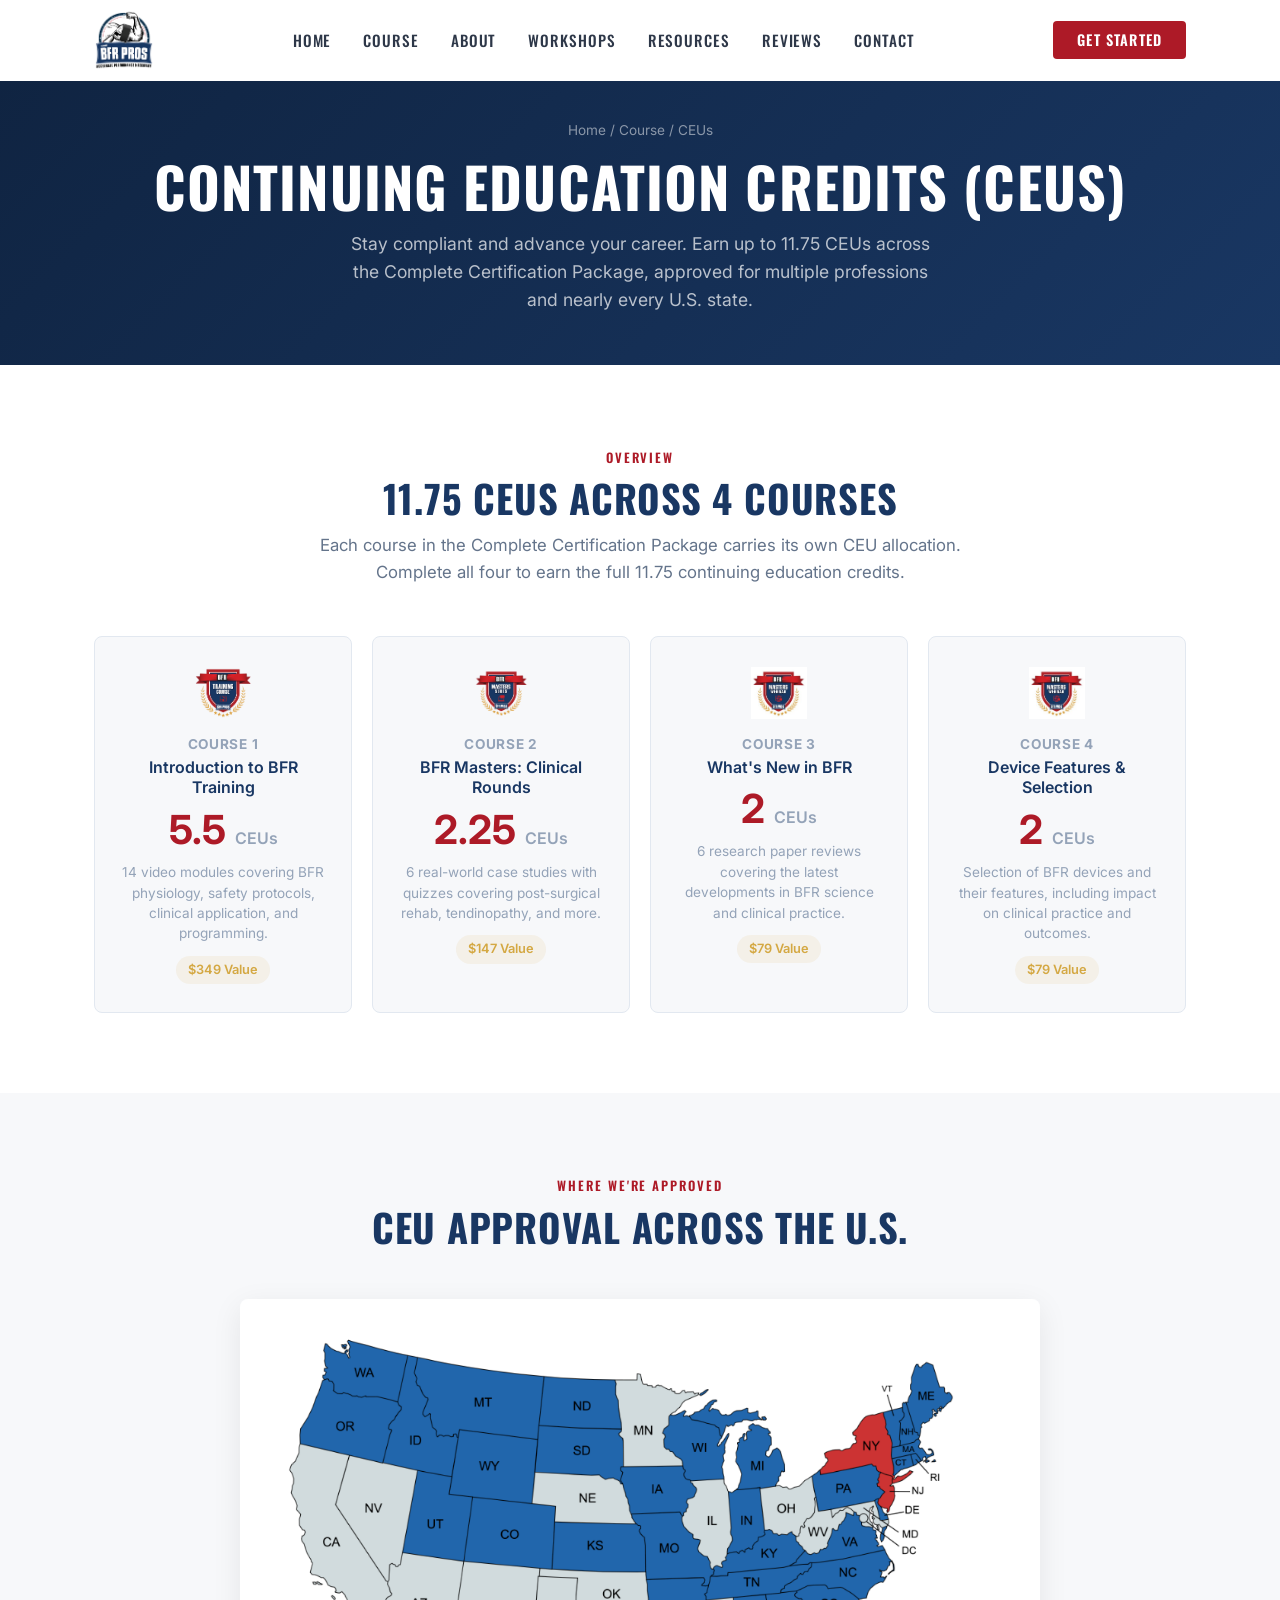
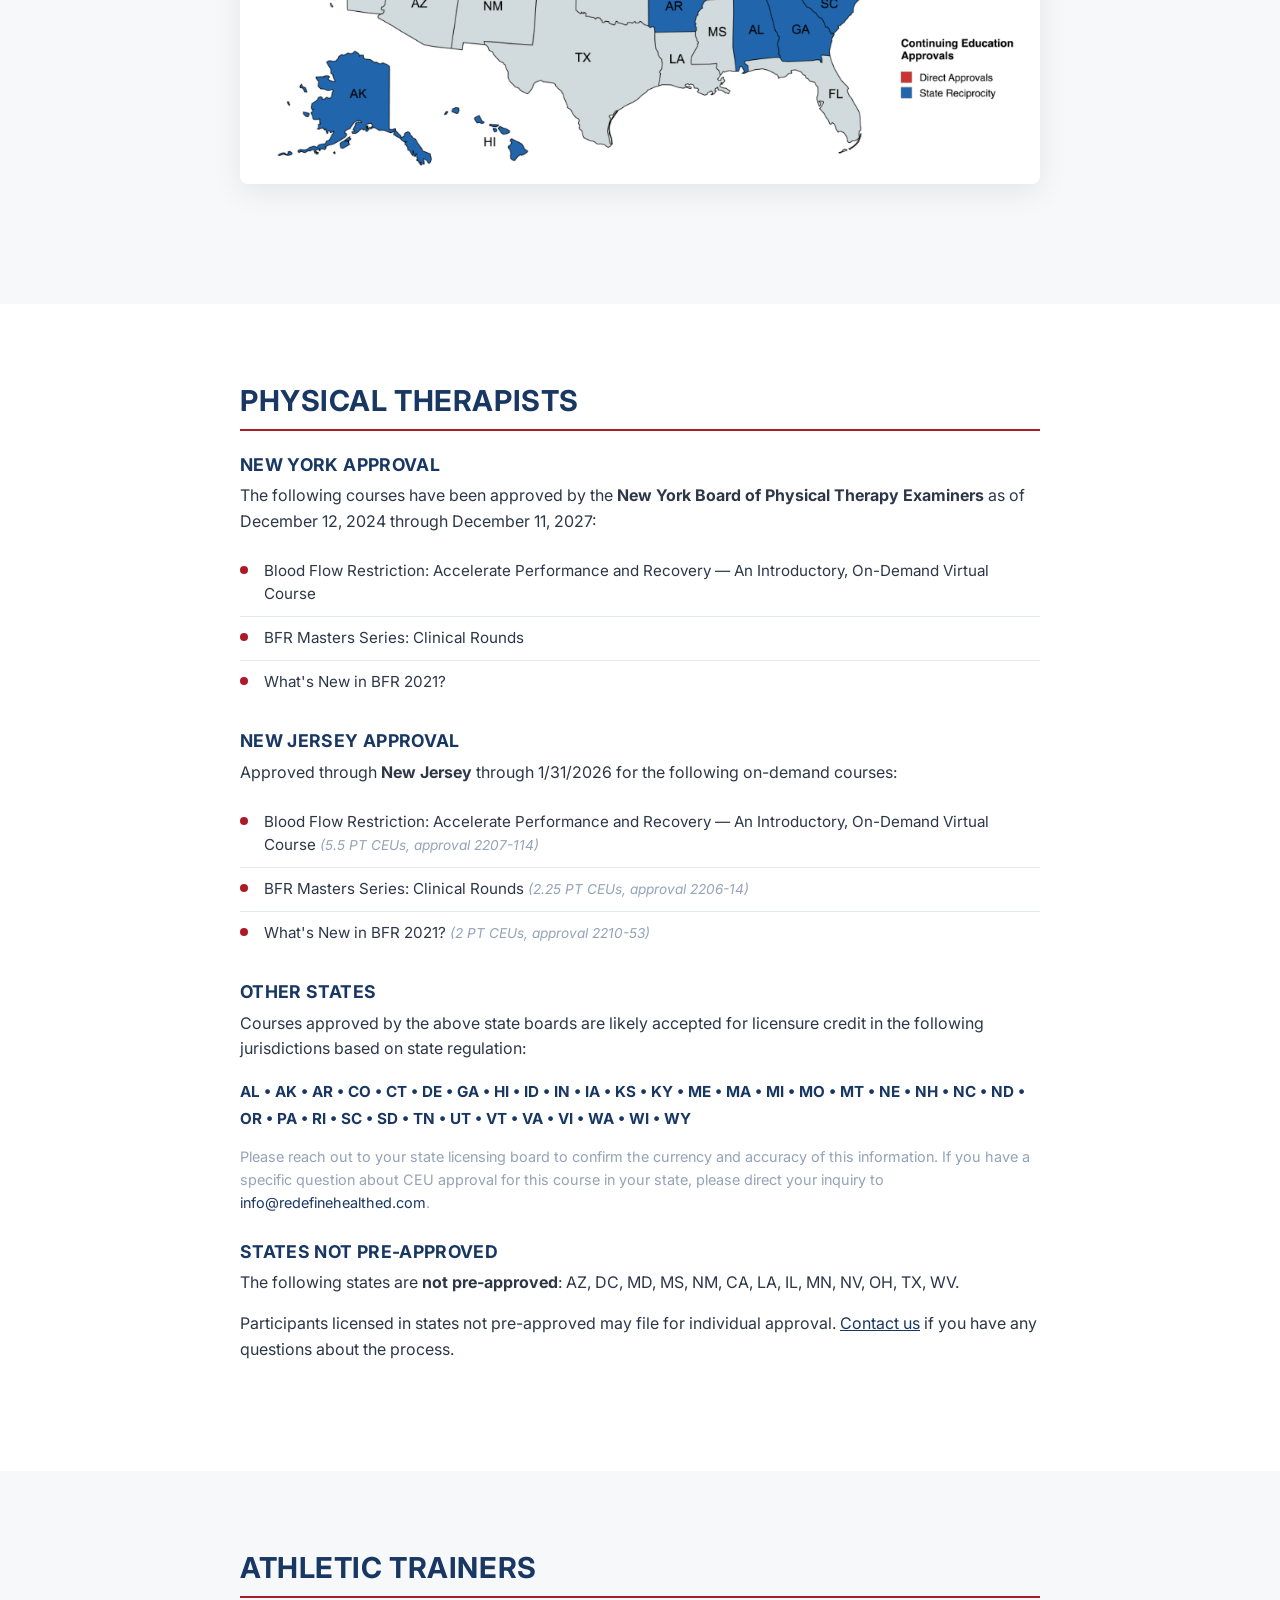
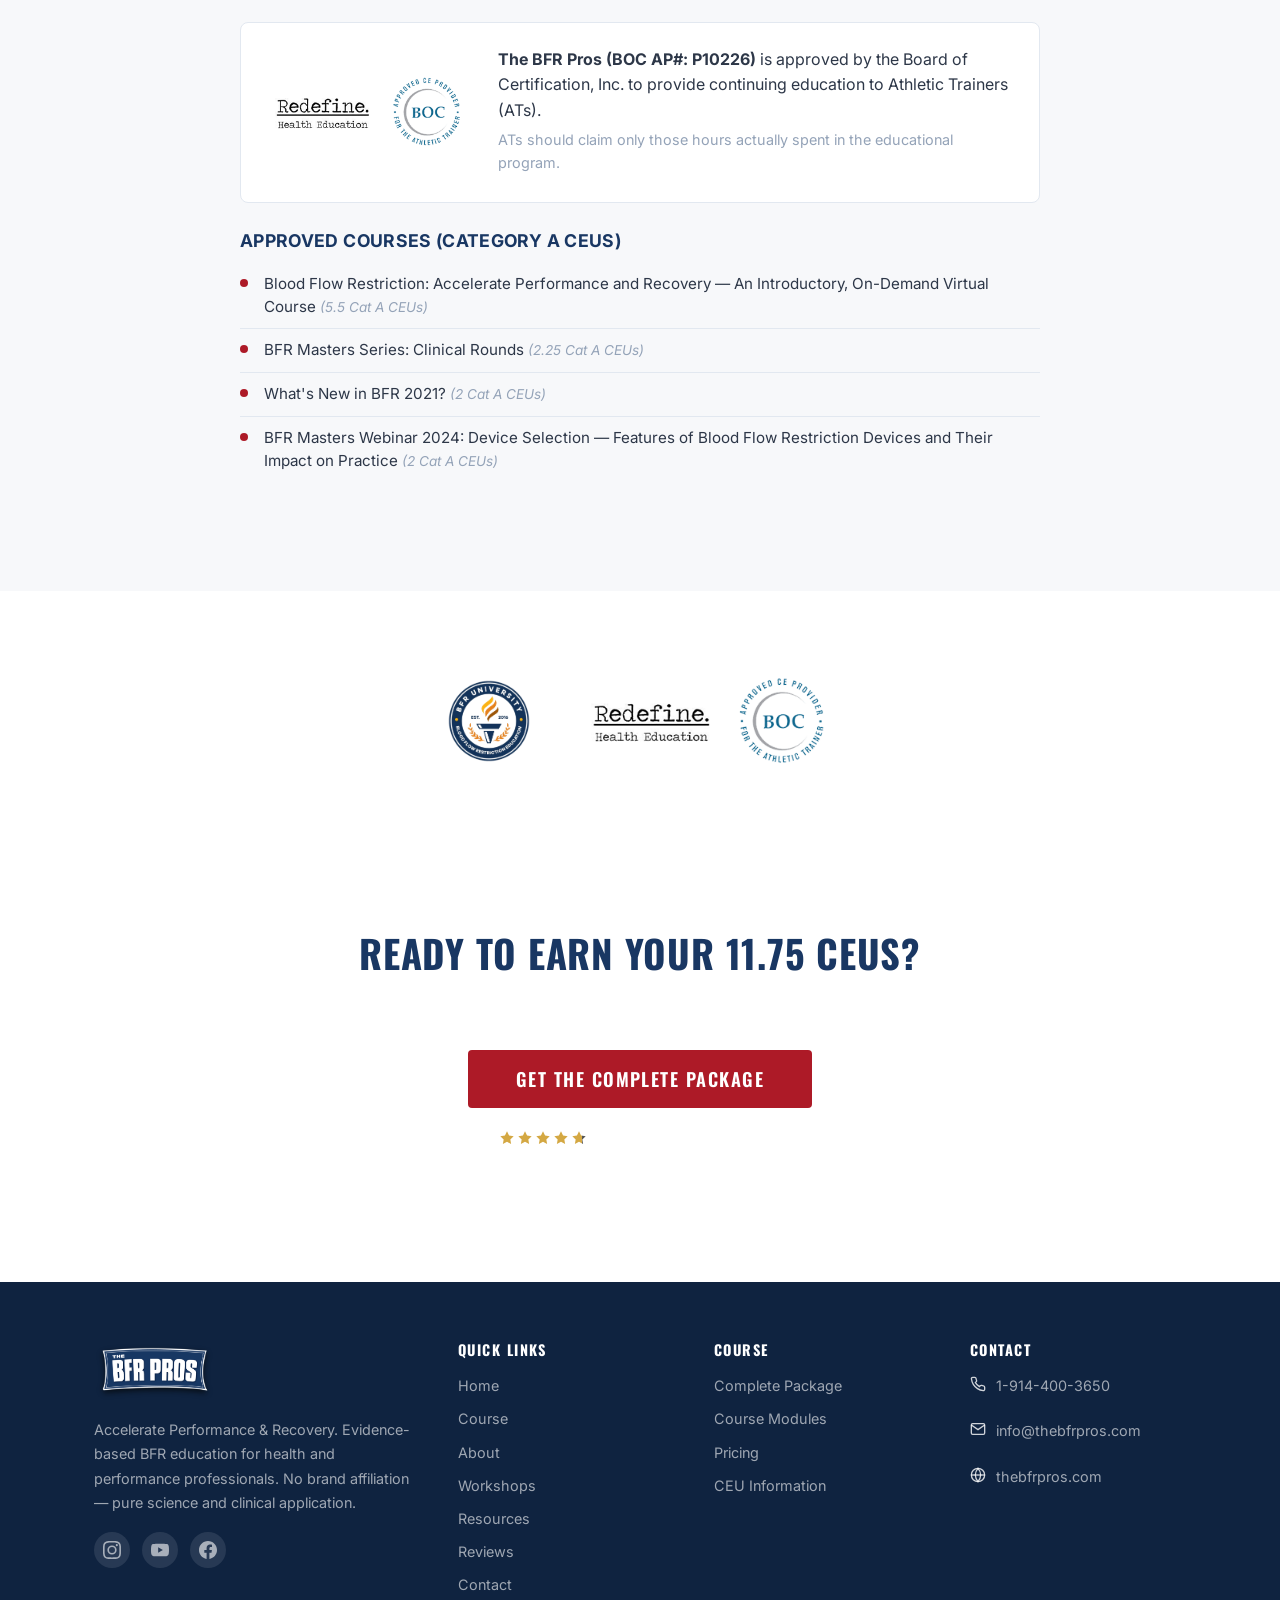
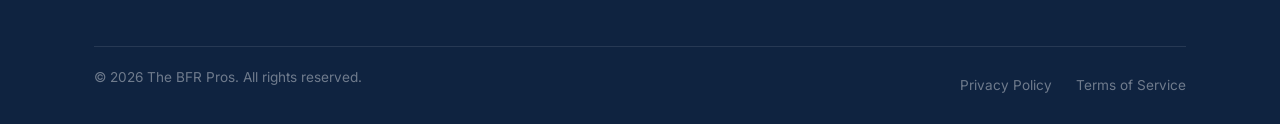
<file: ceus.html>
<!DOCTYPE html>
<html lang="en">
<head>
    <meta charset="UTF-8">
    <meta name="viewport" content="width=device-width, initial-scale=1.0">
    <title>Continuing Education Credits (CEUs) | The BFR Pros</title>
    <meta name="description" content="Earn 11.75 CEUs with The BFR Pros certification. BOC-approved for Athletic Trainers, approved for Physical Therapists in NY, NJ, and most U.S. states.">
    <link rel="preconnect" href="https://fonts.googleapis.com">
    <link href="https://fonts.googleapis.com/css2?family=Oswald:wght@400;500;600;700&family=Inter:wght@400;500;600;700&display=swap" rel="stylesheet">
    <link rel="stylesheet" href="styles.css">
</head>
<body>

<!-- HEADER -->
<header class="header" id="header">
    <div class="container">
        <a href="index.html" class="header-logo">
            <img src="images/logos/logo.png" alt="The BFR Pros">
        </a>
        <nav class="nav" id="nav">
            <a href="index.html" class="nav-link">Home</a>
            <a href="course.html" class="nav-link">Course</a>
            <a href="about.html" class="nav-link">About</a>
            <a href="workshops.html" class="nav-link">Workshops</a>
            <a href="resources.html" class="nav-link">Resources</a>
            <a href="reviews.html" class="nav-link">Reviews</a>
            <a href="contact.html" class="nav-link">Contact</a>
            <a href="course.html" class="btn btn-red btn-sm" style="display:none;">Get Started</a>
        </nav>
        <a href="course.html" class="header-cta btn btn-red btn-sm">Get Started</a>
        <button class="hamburger" id="hamburger" aria-label="Menu">
            <span></span><span></span><span></span>
        </button>
    </div>
</header>
<div class="nav-overlay" id="navOverlay"></div>

<!-- PAGE HERO -->
<section class="page-hero">
    <div class="container">
        <span class="breadcrumb"><a href="index.html">Home</a> / <a href="course.html">Course</a> / CEUs</span>
        <h1>Continuing Education Credits (CEUs)</h1>
        <p>Stay compliant and advance your career. Earn up to 11.75 CEUs across the Complete Certification Package, approved for multiple professions and nearly every U.S. state.</p>
    </div>
</section>

<!-- CEU OVERVIEW -->
<section class="bg-white fade-in">
    <div class="container">
        <div class="section-header">
            <span class="section-label">Overview</span>
            <h2>11.75 CEUs Across 4 Courses</h2>
            <p>Each course in the Complete Certification Package carries its own CEU allocation. Complete all four to earn the full 11.75 continuing education credits.</p>
        </div>

        <div class="ceu-courses-grid">
            <div class="ceu-course-card">
                <div class="ceu-course-icon">
                    <img src="images/coat-of-arms/intro-course.png" alt="">
                </div>
                <h3>Course 1</h3>
                <p class="ceu-course-title">Introduction to BFR Training</p>
                <div class="ceu-amount">5.5 <span>CEUs</span></div>
                <p class="ceu-course-detail">14 video modules covering BFR physiology, safety protocols, clinical application, and programming.</p>
                <span class="ceu-value">$349 Value</span>
            </div>
            <div class="ceu-course-card">
                <div class="ceu-course-icon">
                    <img src="images/coat-of-arms/masters-series.png" alt="">
                </div>
                <h3>Course 2</h3>
                <p class="ceu-course-title">BFR Masters: Clinical Rounds</p>
                <div class="ceu-amount">2.25 <span>CEUs</span></div>
                <p class="ceu-course-detail">6 real-world case studies with quizzes covering post-surgical rehab, tendinopathy, and more.</p>
                <span class="ceu-value">$147 Value</span>
            </div>
            <div class="ceu-course-card">
                <div class="ceu-course-icon">
                    <img src="images/coat-of-arms/masters-webinar.jpg" alt="">
                </div>
                <h3>Course 3</h3>
                <p class="ceu-course-title">What's New in BFR</p>
                <div class="ceu-amount">2 <span>CEUs</span></div>
                <p class="ceu-course-detail">6 research paper reviews covering the latest developments in BFR science and clinical practice.</p>
                <span class="ceu-value">$79 Value</span>
            </div>
            <div class="ceu-course-card">
                <div class="ceu-course-icon">
                    <img src="images/coat-of-arms/masters-webinar.jpg" alt="">
                </div>
                <h3>Course 4</h3>
                <p class="ceu-course-title">Device Features &amp; Selection</p>
                <div class="ceu-amount">2 <span>CEUs</span></div>
                <p class="ceu-course-detail">Selection of BFR devices and their features, including impact on clinical practice and outcomes.</p>
                <span class="ceu-value">$79 Value</span>
            </div>
        </div>
    </div>
</section>

<!-- APPROVAL MAP -->
<section class="bg-light fade-in" id="map">
    <div class="container">
        <div class="section-header">
            <span class="section-label">Where We're Approved</span>
            <h2>CEU Approval Across the U.S.</h2>
        </div>
        <div style="max-width: 800px; margin: 0 auto 40px;">
            <img src="images/ceu-map.png" alt="CEU Approval Map — state-by-state approval across the United States" style="width: 100%; border-radius: 8px; box-shadow: var(--shadow-md);">
        </div>
    </div>
</section>

<!-- PHYSICAL THERAPISTS -->
<section class="bg-white fade-in">
    <div class="container">
        <div class="ceu-profession-block">
            <h2>Physical Therapists</h2>

            <div class="ceu-approval-group">
                <h3>New York Approval</h3>
                <p>The following courses have been approved by the <strong>New York Board of Physical Therapy Examiners</strong> as of December 12, 2024 through December 11, 2027:</p>
                <ul class="ceu-list">
                    <li>Blood Flow Restriction: Accelerate Performance and Recovery &mdash; An Introductory, On-Demand Virtual Course</li>
                    <li>BFR Masters Series: Clinical Rounds</li>
                    <li>What's New in BFR 2021?</li>
                </ul>
            </div>

            <div class="ceu-approval-group">
                <h3>New Jersey Approval</h3>
                <p>Approved through <strong>New Jersey</strong> through 1/31/2026 for the following on-demand courses:</p>
                <ul class="ceu-list">
                    <li>Blood Flow Restriction: Accelerate Performance and Recovery &mdash; An Introductory, On-Demand Virtual Course <em>(5.5 PT CEUs, approval 2207-114)</em></li>
                    <li>BFR Masters Series: Clinical Rounds <em>(2.25 PT CEUs, approval 2206-14)</em></li>
                    <li>What's New in BFR 2021? <em>(2 PT CEUs, approval 2210-53)</em></li>
                </ul>
            </div>

            <div class="ceu-approval-group">
                <h3>Other States</h3>
                <p>Courses approved by the above state boards are likely accepted for licensure credit in the following jurisdictions based on state regulation:</p>
                <p class="ceu-states"><strong>AL &bull; AK &bull; AR &bull; CO &bull; CT &bull; DE &bull; GA &bull; HI &bull; ID &bull; IN &bull; IA &bull; KS &bull; KY &bull; ME &bull; MA &bull; MI &bull; MO &bull; MT &bull; NE &bull; NH &bull; NC &bull; ND &bull; OR &bull; PA &bull; RI &bull; SC &bull; SD &bull; TN &bull; UT &bull; VT &bull; VA &bull; VI &bull; WA &bull; WI &bull; WY</strong></p>
                <p style="font-size: 0.9rem; color: var(--text-muted);">Please reach out to your state licensing board to confirm the currency and accuracy of this information. If you have a specific question about CEU approval for this course in your state, please direct your inquiry to <a href="mailto:info@redefinehealthed.com" style="color: var(--navy);">info@redefinehealthed.com</a>.</p>
            </div>

            <div class="ceu-approval-group">
                <h3>States Not Pre-Approved</h3>
                <p>The following states are <strong>not pre-approved</strong>: AZ, DC, MD, MS, NM, CA, LA, IL, MN, NV, OH, TX, WV.</p>
                <p>Participants licensed in states not pre-approved may file for individual approval. <a href="mailto:info@thebfrpros.com" style="color: var(--navy); text-decoration: underline;">Contact us</a> if you have any questions about the process.</p>
            </div>
        </div>
    </div>
</section>

<!-- ATHLETIC TRAINERS -->
<section class="bg-light fade-in">
    <div class="container">
        <div class="ceu-profession-block">
            <h2>Athletic Trainers</h2>
            <div class="ceu-boc-badge">
                <img src="images/badges/boc-approved.png" alt="BOC Approved CE Provider" style="height: 80px;">
                <div>
                    <p><strong>The BFR Pros (BOC AP#: P10226)</strong> is approved by the Board of Certification, Inc. to provide continuing education to Athletic Trainers (ATs).</p>
                    <p style="font-size: 0.9rem; color: var(--text-muted);">ATs should claim only those hours actually spent in the educational program.</p>
                </div>
            </div>

            <div class="ceu-approval-group">
                <h3>Approved Courses (Category A CEUs)</h3>
                <ul class="ceu-list">
                    <li>Blood Flow Restriction: Accelerate Performance and Recovery &mdash; An Introductory, On-Demand Virtual Course <em>(5.5 Cat A CEUs)</em></li>
                    <li>BFR Masters Series: Clinical Rounds <em>(2.25 Cat A CEUs)</em></li>
                    <li>What's New in BFR 2021? <em>(2 Cat A CEUs)</em></li>
                    <li>BFR Masters Webinar 2024: Device Selection &mdash; Features of Blood Flow Restriction Devices and Their Impact on Practice <em>(2 Cat A CEUs)</em></li>
                </ul>
            </div>
        </div>
    </div>
</section>

<!-- ACCREDITATION BADGES -->
<section class="bg-white fade-in">
    <div class="container" style="text-align: center;">
        <div class="badge-row" style="justify-content: center; gap: 40px;">
            <img src="images/badges/bfr-university.png" alt="BFR University" style="height: 100px;">
            <img src="images/badges/boc-approved.png" alt="BOC Approved CE Provider" style="height: 100px;">
        </div>
    </div>
</section>

<!-- CTA -->
<section class="cta fade-in">
    <div class="container" style="text-align: center;">
        <h2>Ready to Earn Your 11.75 CEUs?</h2>
        <p style="max-width: 600px; margin: 0 auto 24px; color: rgba(255,255,255,0.8);">Get certified as a BFR Provider and fulfill your continuing education requirements &mdash; all from the comfort of your home.</p>
        <a href="course.html#pricing" class="btn btn-red btn-lg">Get the Complete Package</a>
        <a href="reviews.html" class="review-link" style="margin-top: 16px;">
            <span class="stars-rating"><span class="star"><svg viewBox="0 0 24 24"><polygon points="12,2 15.09,8.26 22,9.27 17,14.14 18.18,21.02 12,17.77 5.82,21.02 7,14.14 2,9.27 8.91,8.26" fill="#D4A843"/></svg></span><span class="star"><svg viewBox="0 0 24 24"><polygon points="12,2 15.09,8.26 22,9.27 17,14.14 18.18,21.02 12,17.77 5.82,21.02 7,14.14 2,9.27 8.91,8.26" fill="#D4A843"/></svg></span><span class="star"><svg viewBox="0 0 24 24"><polygon points="12,2 15.09,8.26 22,9.27 17,14.14 18.18,21.02 12,17.77 5.82,21.02 7,14.14 2,9.27 8.91,8.26" fill="#D4A843"/></svg></span><span class="star"><svg viewBox="0 0 24 24"><polygon points="12,2 15.09,8.26 22,9.27 17,14.14 18.18,21.02 12,17.77 5.82,21.02 7,14.14 2,9.27 8.91,8.26" fill="#D4A843"/></svg></span><span class="star"><svg viewBox="0 0 24 24"><defs><linearGradient id="ps2"><stop offset="70%" stop-color="#D4A843"/><stop offset="70%" stop-color="#555"/></linearGradient></defs><polygon points="12,2 15.09,8.26 22,9.27 17,14.14 18.18,21.02 12,17.77 5.82,21.02 7,14.14 2,9.27 8.91,8.26" fill="url(#ps2)"/></svg></span></span>
            <span class="review-link-text">4.7 stars out of 712 reviews</span>
        </a>
        <p style="margin-top: 16px; font-size: 0.85rem; color: rgba(255,255,255,0.5);">30-day money-back guarantee &bull; 11.75 CEUs &bull; Lifetime access</p>
    </div>
</section>

<!-- FOOTER -->
<footer class="footer">
    <div class="container">
        <div class="footer-grid">
            <div class="footer-col">
                <img src="images/logos/logo-name.png" alt="The BFR Pros" class="footer-logo">
                <p class="footer-about">Accelerate Performance & Recovery. Evidence-based BFR education for health and performance professionals. No brand affiliation &mdash; pure science and clinical application.</p>
                <div class="footer-social">
                    <a href="https://www.instagram.com/thehpm/" aria-label="Instagram">
                        <svg width="18" height="18" viewBox="0 0 24 24" fill="currentColor"><path d="M12 2.163c3.204 0 3.584.012 4.85.07 3.252.148 4.771 1.691 4.919 4.919.058 1.265.069 1.645.069 4.849 0 3.205-.012 3.584-.069 4.849-.149 3.225-1.664 4.771-4.919 4.919-1.266.058-1.644.07-4.85.07-3.204 0-3.584-.012-4.849-.07-3.26-.149-4.771-1.699-4.919-4.92-.058-1.265-.07-1.644-.07-4.849 0-3.204.013-3.583.07-4.849.149-3.227 1.664-4.771 4.919-4.919 1.266-.057 1.645-.069 4.849-.069zM12 0C8.741 0 8.333.014 7.053.072 2.695.272.273 2.69.073 7.052.014 8.333 0 8.741 0 12c0 3.259.014 3.668.072 4.948.2 4.358 2.618 6.78 6.98 6.98C8.333 23.986 8.741 24 12 24c3.259 0 3.668-.014 4.948-.072 4.354-.2 6.782-2.618 6.979-6.98.059-1.28.073-1.689.073-4.948 0-3.259-.014-3.667-.072-4.947-.196-4.354-2.617-6.78-6.979-6.98C15.668.014 15.259 0 12 0zm0 5.838a6.162 6.162 0 100 12.324 6.162 6.162 0 000-12.324zM12 16a4 4 0 110-8 4 4 0 010 8zm6.406-11.845a1.44 1.44 0 100 2.881 1.44 1.44 0 000-2.881z"/></svg>
                    </a>
                    <a href="https://www.youtube.com/@The-BFR-Pros" aria-label="YouTube">
                        <svg width="18" height="18" viewBox="0 0 24 24" fill="currentColor"><path d="M23.498 6.186a3.016 3.016 0 00-2.122-2.136C19.505 3.545 12 3.545 12 3.545s-7.505 0-9.377.505A3.017 3.017 0 00.502 6.186C0 8.07 0 12 0 12s0 3.93.502 5.814a3.016 3.016 0 002.122 2.136c1.871.505 9.376.505 9.376.505s7.505 0 9.377-.505a3.015 3.015 0 002.122-2.136C24 15.93 24 12 24 12s0-3.93-.502-5.814zM9.545 15.568V8.432L15.818 12l-6.273 3.568z"/></svg>
                    </a>
                    <a href="https://www.facebook.com/thebfrpros/" aria-label="Facebook">
                        <svg width="18" height="18" viewBox="0 0 24 24" fill="currentColor"><path d="M24 12.073c0-6.627-5.373-12-12-12s-12 5.373-12 12c0 5.99 4.388 10.954 10.125 11.854v-8.385H7.078v-3.47h3.047V9.43c0-3.007 1.792-4.669 4.533-4.669 1.312 0 2.686.235 2.686.235v2.953H15.83c-1.491 0-1.956.925-1.956 1.874v2.25h3.328l-.532 3.47h-2.796v8.385C19.612 23.027 24 18.062 24 12.073z"/></svg>
                    </a>
                </div>
            </div>
            <div class="footer-col">
                <h4>Quick Links</h4>
                <a href="index.html">Home</a>
                <a href="course.html">Course</a>
                <a href="about.html">About</a>
                <a href="workshops.html">Workshops</a>
                <a href="resources.html">Resources</a>
                <a href="reviews.html">Reviews</a>
                <a href="contact.html">Contact</a>
            </div>
            <div class="footer-col">
                <h4>Course</h4>
                <a href="course.html">Complete Package</a>
                <a href="course.html#modules">Course Modules</a>
                <a href="course.html#pricing">Pricing</a>
                <a href="ceus.html">CEU Information</a>
            </div>
            <div class="footer-col">
                <h4>Contact</h4>
                <div class="footer-contact-item">
                    <svg width="16" height="16" viewBox="0 0 24 24" fill="none" stroke="currentColor" stroke-width="2"><path d="M22 16.92v3a2 2 0 01-2.18 2 19.79 19.79 0 01-8.63-3.07 19.5 19.5 0 01-6-6 19.79 19.79 0 01-3.07-8.67A2 2 0 014.11 2h3a2 2 0 012 1.72 12.84 12.84 0 00.7 2.81 2 2 0 01-.45 2.11L8.09 9.91a16 16 0 006 6l1.27-1.27a2 2 0 012.11-.45 12.84 12.84 0 002.81.7A2 2 0 0122 16.92z"/></svg>
                    <a href="tel:+19144003650">1-914-400-3650</a>
                </div>
                <div class="footer-contact-item">
                    <svg width="16" height="16" viewBox="0 0 24 24" fill="none" stroke="currentColor" stroke-width="2"><path d="M4 4h16c1.1 0 2 .9 2 2v12c0 1.1-.9 2-2 2H4c-1.1 0-2-.9-2-2V6c0-1.1.9-2 2-2z"/><polyline points="22,6 12,13 2,6"/></svg>
                    <a href="mailto:info@thebfrpros.com">info@thebfrpros.com</a>
                </div>
                <div class="footer-contact-item">
                    <svg width="16" height="16" viewBox="0 0 24 24" fill="none" stroke="currentColor" stroke-width="2"><circle cx="12" cy="12" r="10"/><line x1="2" y1="12" x2="22" y2="12"/><path d="M12 2a15.3 15.3 0 014 10 15.3 15.3 0 01-4 10 15.3 15.3 0 01-4-10 15.3 15.3 0 014-10z"/></svg>
                    <a href="https://thebfrpros.com" target="_blank">thebfrpros.com</a>
                </div>
            </div>
        </div>
        <div class="footer-bottom">
            <p>&copy; 2026 The BFR Pros. All rights reserved.</p>
            <div class="footer-legal">
                <a href="#">Privacy Policy</a>
                <a href="#">Terms of Service</a>
            </div>
        </div>
    </div>
</footer>

<script src="script.js"></script>

</body>
</html>
</file>
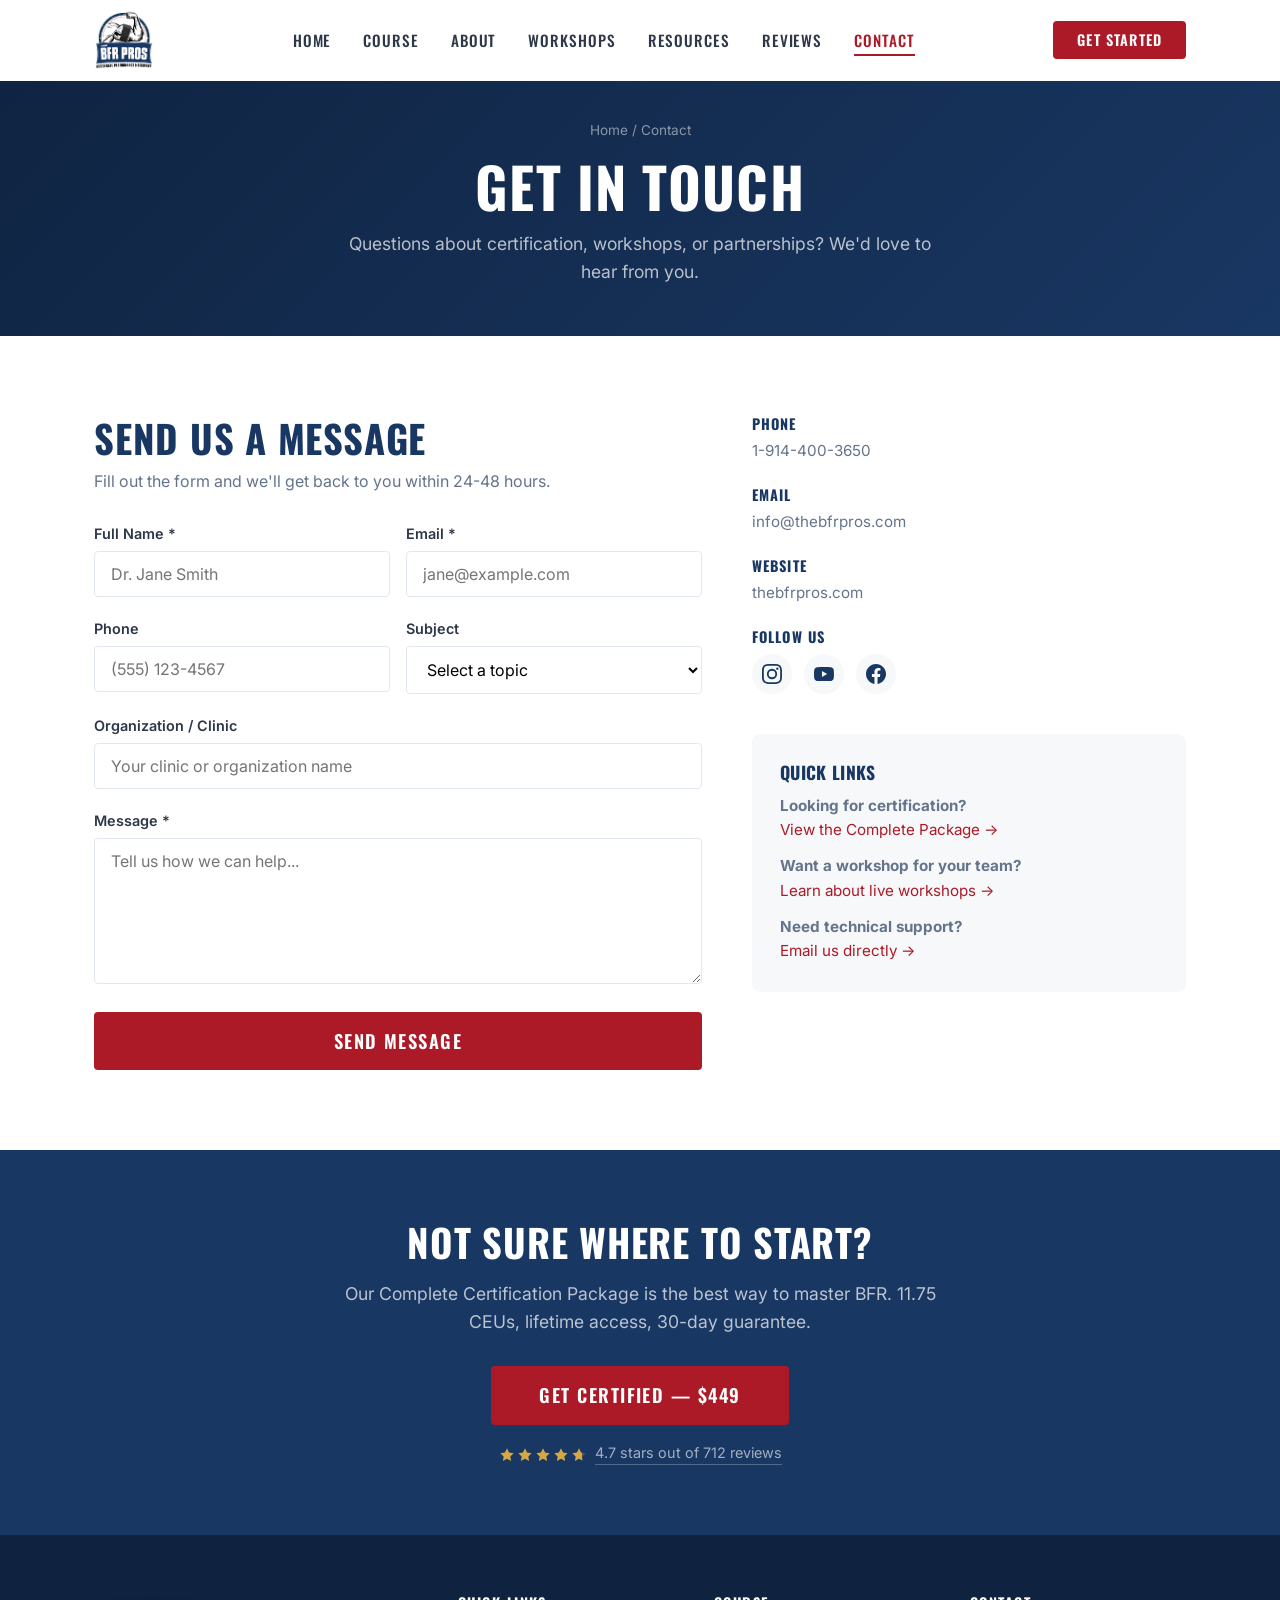
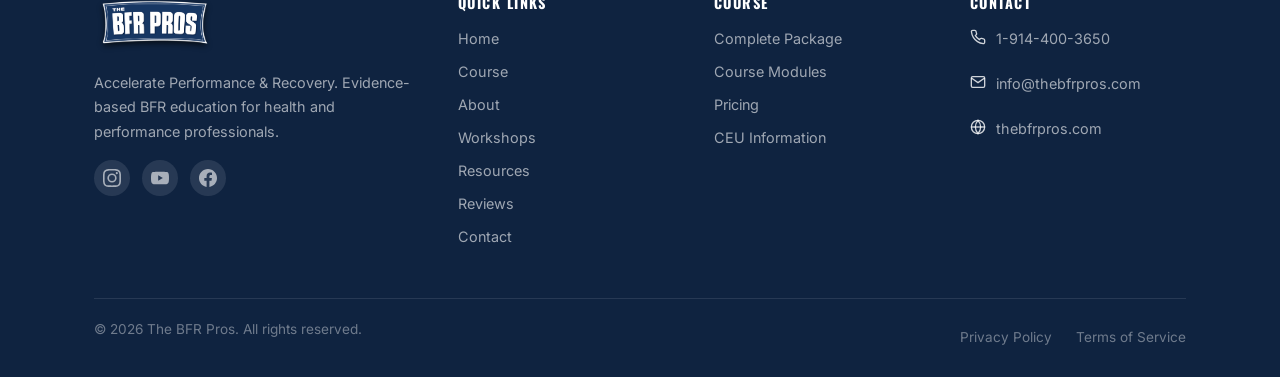
<file: contact.html>
<!DOCTYPE html>
<html lang="en">
<head>
    <meta charset="UTF-8">
    <meta name="viewport" content="width=device-width, initial-scale=1.0">
    <title>Contact Us | The BFR Pros</title>
    <meta name="description" content="Get in touch with The BFR Pros. Questions about BFR certification, workshops, or partnerships? We'd love to hear from you.">
    <link rel="preconnect" href="https://fonts.googleapis.com">
    <link href="https://fonts.googleapis.com/css2?family=Oswald:wght@400;500;600;700&family=Inter:wght@400;500;600;700&display=swap" rel="stylesheet">
    <link rel="stylesheet" href="styles.css">
</head>
<body>

<header class="header" id="header">
    <div class="container">
        <a href="index.html" class="header-logo"><img src="images/logos/logo.png" alt="The BFR Pros"></a>
        <nav class="nav" id="nav">
            <a href="index.html" class="nav-link">Home</a>
            <a href="course.html" class="nav-link">Course</a>
            <a href="about.html" class="nav-link">About</a>
            <a href="workshops.html" class="nav-link">Workshops</a>
            <a href="resources.html" class="nav-link">Resources</a>
            <a href="reviews.html" class="nav-link">Reviews</a>
            <a href="contact.html" class="nav-link active">Contact</a>
            <a href="course.html" class="btn btn-red btn-sm" style="display:none;">Get Started</a>
        </nav>
        <a href="course.html" class="header-cta btn btn-red btn-sm">Get Started</a>
        <button class="hamburger" id="hamburger" aria-label="Menu"><span></span><span></span><span></span></button>
    </div>
</header>
<div class="nav-overlay" id="navOverlay"></div>

<section class="page-hero">
    <div class="container">
        <span class="breadcrumb"><a href="index.html">Home</a> / Contact</span>
        <h1>Get In Touch</h1>
        <p>Questions about certification, workshops, or partnerships? We'd love to hear from you.</p>
    </div>
</section>

<!-- CONTACT SECTION -->
<section class="bg-white fade-in">
    <div class="container">
        <div class="contact-grid">
            <div>
                <h2 style="margin-bottom: 8px;">Send Us a Message</h2>
                <p style="color: var(--text-light); margin-bottom: 28px;">Fill out the form and we'll get back to you within 24-48 hours.</p>
                <form class="contact-form" id="contactForm">
                    <div style="display: grid; grid-template-columns: 1fr 1fr; gap: 16px;">
                        <div class="form-group">
                            <label for="name">Full Name *</label>
                            <input type="text" id="name" name="name" required placeholder="Dr. Jane Smith">
                        </div>
                        <div class="form-group">
                            <label for="email">Email *</label>
                            <input type="email" id="email" name="email" required placeholder="jane@example.com">
                        </div>
                    </div>
                    <div style="display: grid; grid-template-columns: 1fr 1fr; gap: 16px;">
                        <div class="form-group">
                            <label for="phone">Phone</label>
                            <input type="tel" id="phone" name="phone" placeholder="(555) 123-4567">
                        </div>
                        <div class="form-group">
                            <label for="subject">Subject</label>
                            <select id="subject" name="subject">
                                <option value="">Select a topic</option>
                                <option value="certification">Certification Questions</option>
                                <option value="workshop">Workshop Inquiry</option>
                                <option value="partnership">Partnership Opportunity</option>
                                <option value="provider">Provider Directory</option>
                                <option value="support">Technical Support</option>
                                <option value="other">Other</option>
                            </select>
                        </div>
                    </div>
                    <div class="form-group">
                        <label for="organization">Organization / Clinic</label>
                        <input type="text" id="organization" name="organization" placeholder="Your clinic or organization name">
                    </div>
                    <div class="form-group">
                        <label for="message">Message *</label>
                        <textarea id="message" name="message" rows="6" required placeholder="Tell us how we can help..."></textarea>
                    </div>
                    <button type="submit" class="btn btn-red btn-lg" style="width: 100%;">Send Message</button>
                </form>
            </div>
            <div>
                <div class="contact-info-item">
                    <h4>Phone</h4>
                    <p><a href="tel:19144003650">1-914-400-3650</a></p>
                </div>
                <div class="contact-info-item">
                    <h4>Email</h4>
                    <p><a href="mailto:info@thebfrpros.com">info@thebfrpros.com</a></p>
                </div>
                <div class="contact-info-item">
                    <h4>Website</h4>
                    <p><a href="https://www.thebfrpros.com/">thebfrpros.com</a></p>
                </div>
                <div class="contact-info-item">
                    <h4>Follow Us</h4>
                    <div style="display: flex; gap: 12px; margin-top: 8px;">
                        <a href="https://www.instagram.com/thehpm/" style="display: flex; align-items: center; justify-content: center; width: 40px; height: 40px; border-radius: 50%; background: var(--light-bg); color: var(--navy); transition: all 0.3s;">
                            <svg width="20" height="20" viewBox="0 0 24 24" fill="currentColor"><path d="M12 2.163c3.204 0 3.584.012 4.85.07 3.252.148 4.771 1.691 4.919 4.919.058 1.265.069 1.645.069 4.849 0 3.205-.012 3.584-.069 4.849-.149 3.225-1.664 4.771-4.919 4.919-1.266.058-1.644.07-4.85.07-3.204 0-3.584-.012-4.849-.07-3.26-.149-4.771-1.699-4.919-4.92-.058-1.265-.07-1.644-.07-4.849 0-3.204.013-3.583.07-4.849.149-3.227 1.664-4.771 4.919-4.919 1.266-.057 1.645-.069 4.849-.069zM12 0C8.741 0 8.333.014 7.053.072 2.695.272.273 2.69.073 7.052.014 8.333 0 8.741 0 12c0 3.259.014 3.668.072 4.948.2 4.358 2.618 6.78 6.98 6.98C8.333 23.986 8.741 24 12 24c3.259 0 3.668-.014 4.948-.072 4.354-.2 6.782-2.618 6.979-6.98.059-1.28.073-1.689.073-4.948 0-3.259-.014-3.667-.072-4.947-.196-4.354-2.617-6.78-6.979-6.98C15.668.014 15.259 0 12 0zm0 5.838a6.162 6.162 0 100 12.324 6.162 6.162 0 000-12.324zM12 16a4 4 0 110-8 4 4 0 010 8zm6.406-11.845a1.44 1.44 0 100 2.881 1.44 1.44 0 000-2.881z"/></svg>
                        </a>
                        <a href="https://www.youtube.com/@The-BFR-Pros" style="display: flex; align-items: center; justify-content: center; width: 40px; height: 40px; border-radius: 50%; background: var(--light-bg); color: var(--navy); transition: all 0.3s;">
                            <svg width="20" height="20" viewBox="0 0 24 24" fill="currentColor"><path d="M23.498 6.186a3.016 3.016 0 00-2.122-2.136C19.505 3.545 12 3.545 12 3.545s-7.505 0-9.377.505A3.017 3.017 0 00.502 6.186C0 8.07 0 12 0 12s0 3.93.502 5.814a3.016 3.016 0 002.122 2.136c1.871.505 9.376.505 9.376.505s7.505 0 9.377-.505a3.015 3.015 0 002.122-2.136C24 15.93 24 12 24 12s0-3.93-.502-5.814zM9.545 15.568V8.432L15.818 12l-6.273 3.568z"/></svg>
                        </a>
                        <a href="https://www.facebook.com/TheBFRPros" style="display: flex; align-items: center; justify-content: center; width: 40px; height: 40px; border-radius: 50%; background: var(--light-bg); color: var(--navy); transition: all 0.3s;">
                            <svg width="20" height="20" viewBox="0 0 24 24" fill="currentColor"><path d="M24 12.073c0-6.627-5.373-12-12-12s-12 5.373-12 12c0 5.99 4.388 10.954 10.125 11.854v-8.385H7.078v-3.47h3.047V9.43c0-3.007 1.792-4.669 4.533-4.669 1.312 0 2.686.235 2.686.235v2.953H15.83c-1.491 0-1.956.925-1.956 1.874v2.25h3.328l-.532 3.47h-2.796v8.385C19.612 23.027 24 18.062 24 12.073z"/></svg>
                        </a>
                    </div>
                </div>

                <div style="margin-top: 40px; padding: 28px; background: var(--light-bg); border-radius: 8px;">
                    <h4 style="margin-bottom: 12px;">Quick Links</h4>
                    <p style="font-size: 0.95rem; color: var(--text-light); margin-bottom: 12px;"><strong>Looking for certification?</strong><br><a href="course.html" style="color: var(--red);">View the Complete Package &rarr;</a></p>
                    <p style="font-size: 0.95rem; color: var(--text-light); margin-bottom: 12px;"><strong>Want a workshop for your team?</strong><br><a href="workshops.html" style="color: var(--red);">Learn about live workshops &rarr;</a></p>
                    <p style="font-size: 0.95rem; color: var(--text-light); margin-bottom: 0;"><strong>Need technical support?</strong><br><a href="mailto:info@thebfrpros.com" style="color: var(--red);">Email us directly &rarr;</a></p>
                </div>
            </div>
        </div>
    </div>
</section>

<!-- CTA -->
<section class="cta-section fade-in">
    <div class="container">
        <h2>Not Sure Where to Start?</h2>
        <p>Our Complete Certification Package is the best way to master BFR. 11.75 CEUs, lifetime access, 30-day guarantee.</p>
        <a href="https://bfr-pros.teachable.com/p/the-complete-bfr-certification/?affcode=626725_rzfv6exi" class="btn btn-red btn-lg">Get Certified — $449</a>
        <a href="reviews.html" class="review-link" style="margin-top: 16px;">
            <span class="stars-rating"><span class="star"><svg viewBox="0 0 24 24"><polygon points="12,2 15.09,8.26 22,9.27 17,14.14 18.18,21.02 12,17.77 5.82,21.02 7,14.14 2,9.27 8.91,8.26" fill="#D4A843"/></svg></span><span class="star"><svg viewBox="0 0 24 24"><polygon points="12,2 15.09,8.26 22,9.27 17,14.14 18.18,21.02 12,17.77 5.82,21.02 7,14.14 2,9.27 8.91,8.26" fill="#D4A843"/></svg></span><span class="star"><svg viewBox="0 0 24 24"><polygon points="12,2 15.09,8.26 22,9.27 17,14.14 18.18,21.02 12,17.77 5.82,21.02 7,14.14 2,9.27 8.91,8.26" fill="#D4A843"/></svg></span><span class="star"><svg viewBox="0 0 24 24"><polygon points="12,2 15.09,8.26 22,9.27 17,14.14 18.18,21.02 12,17.77 5.82,21.02 7,14.14 2,9.27 8.91,8.26" fill="#D4A843"/></svg></span><span class="star"><svg viewBox="0 0 24 24"><defs><linearGradient id="ps2"><stop offset="70%" stop-color="#D4A843"/><stop offset="70%" stop-color="#555"/></linearGradient></defs><polygon points="12,2 15.09,8.26 22,9.27 17,14.14 18.18,21.02 12,17.77 5.82,21.02 7,14.14 2,9.27 8.91,8.26" fill="url(#ps2)"/></svg></span></span>
            <span class="review-link-text">4.7 stars out of 712 reviews</span>
        </a>
    </div>
</section>

<footer class="footer">
    <div class="container">
        <div class="footer-grid">
            <div class="footer-col">
                <img src="images/logos/logo-name.png" alt="The BFR Pros" class="footer-logo">
                <p class="footer-about">Accelerate Performance & Recovery. Evidence-based BFR education for health and performance professionals.</p>
                <div class="footer-social">
                    <a href="https://www.instagram.com/thehpm/" aria-label="Instagram"><svg width="18" height="18" viewBox="0 0 24 24" fill="currentColor"><path d="M12 2.163c3.204 0 3.584.012 4.85.07 3.252.148 4.771 1.691 4.919 4.919.058 1.265.069 1.645.069 4.849 0 3.205-.012 3.584-.069 4.849-.149 3.225-1.664 4.771-4.919 4.919-1.266.058-1.644.07-4.85.07-3.204 0-3.584-.012-4.849-.07-3.26-.149-4.771-1.699-4.919-4.92-.058-1.265-.07-1.644-.07-4.849 0-3.204.013-3.583.07-4.849.149-3.227 1.664-4.771 4.919-4.919 1.266-.057 1.645-.069 4.849-.069zM12 0C8.741 0 8.333.014 7.053.072 2.695.272.273 2.69.073 7.052.014 8.333 0 8.741 0 12c0 3.259.014 3.668.072 4.948.2 4.358 2.618 6.78 6.98 6.98C8.333 23.986 8.741 24 12 24c3.259 0 3.668-.014 4.948-.072 4.354-.2 6.782-2.618 6.979-6.98.059-1.28.073-1.689.073-4.948 0-3.259-.014-3.667-.072-4.947-.196-4.354-2.617-6.78-6.979-6.98C15.668.014 15.259 0 12 0zm0 5.838a6.162 6.162 0 100 12.324 6.162 6.162 0 000-12.324zM12 16a4 4 0 110-8 4 4 0 010 8zm6.406-11.845a1.44 1.44 0 100 2.881 1.44 1.44 0 000-2.881z"/></svg></a>
                    <a href="https://www.youtube.com/@The-BFR-Pros" aria-label="YouTube"><svg width="18" height="18" viewBox="0 0 24 24" fill="currentColor"><path d="M23.498 6.186a3.016 3.016 0 00-2.122-2.136C19.505 3.545 12 3.545 12 3.545s-7.505 0-9.377.505A3.017 3.017 0 00.502 6.186C0 8.07 0 12 0 12s0 3.93.502 5.814a3.016 3.016 0 002.122 2.136c1.871.505 9.376.505 9.376.505s7.505 0 9.377-.505a3.015 3.015 0 002.122-2.136C24 15.93 24 12 24 12s0-3.93-.502-5.814zM9.545 15.568V8.432L15.818 12l-6.273 3.568z"/></svg></a>
                    <a href="https://www.facebook.com/TheBFRPros" aria-label="Facebook"><svg width="18" height="18" viewBox="0 0 24 24" fill="currentColor"><path d="M24 12.073c0-6.627-5.373-12-12-12s-12 5.373-12 12c0 5.99 4.388 10.954 10.125 11.854v-8.385H7.078v-3.47h3.047V9.43c0-3.007 1.792-4.669 4.533-4.669 1.312 0 2.686.235 2.686.235v2.953H15.83c-1.491 0-1.956.925-1.956 1.874v2.25h3.328l-.532 3.47h-2.796v8.385C19.612 23.027 24 18.062 24 12.073z"/></svg></a>
                </div>
            </div>
            <div class="footer-col"><h4>Quick Links</h4><a href="index.html">Home</a><a href="course.html">Course</a><a href="about.html">About</a><a href="workshops.html">Workshops</a><a href="resources.html">Resources</a>
                <a href="reviews.html">Reviews</a><a href="contact.html">Contact</a></div>
            <div class="footer-col"><h4>Course</h4><a href="course.html">Complete Package</a><a href="course.html#modules">Course Modules</a><a href="course.html#pricing">Pricing</a><a href="ceus.html">CEU Information</a></div>
            <div class="footer-col"><h4>Contact</h4><div class="footer-contact-item"><svg width="16" height="16" viewBox="0 0 24 24" fill="none" stroke="currentColor" stroke-width="2"><path d="M22 16.92v3a2 2 0 01-2.18 2 19.79 19.79 0 01-8.63-3.07 19.5 19.5 0 01-6-6 19.79 19.79 0 01-3.07-8.67A2 2 0 014.11 2h3a2 2 0 012 1.72 12.84 12.84 0 00.7 2.81 2 2 0 01-.45 2.11L8.09 9.91a16 16 0 006 6l1.27-1.27a2 2 0 012.11-.45 12.84 12.84 0 002.81.7A2 2 0 0122 16.92z"/></svg><a href="tel:+19144003650">1-914-400-3650</a></div><div class="footer-contact-item"><svg width="16" height="16" viewBox="0 0 24 24" fill="none" stroke="currentColor" stroke-width="2"><path d="M4 4h16c1.1 0 2 .9 2 2v12c0 1.1-.9 2-2 2H4c-1.1 0-2-.9-2-2V6c0-1.1.9-2 2-2z"/><polyline points="22,6 12,13 2,6"/></svg><a href="mailto:info@thebfrpros.com">info@thebfrpros.com</a></div><div class="footer-contact-item"><svg width="16" height="16" viewBox="0 0 24 24" fill="none" stroke="currentColor" stroke-width="2"><circle cx="12" cy="12" r="10"/><line x1="2" y1="12" x2="22" y2="12"/><path d="M12 2a15.3 15.3 0 014 10 15.3 15.3 0 01-4 10 15.3 15.3 0 01-4-10 15.3 15.3 0 014-10z"/></svg><a href="https://thebfrpros.com" target="_blank">thebfrpros.com</a></div></div>
        </div>
        <div class="footer-bottom"><p>&copy; 2026 The BFR Pros. All rights reserved.</p><div class="footer-legal"><a href="#">Privacy Policy</a><a href="#">Terms of Service</a></div></div>
    </div>
</footer>

<script src="script.js"></script>
</body>
</html>
</file>
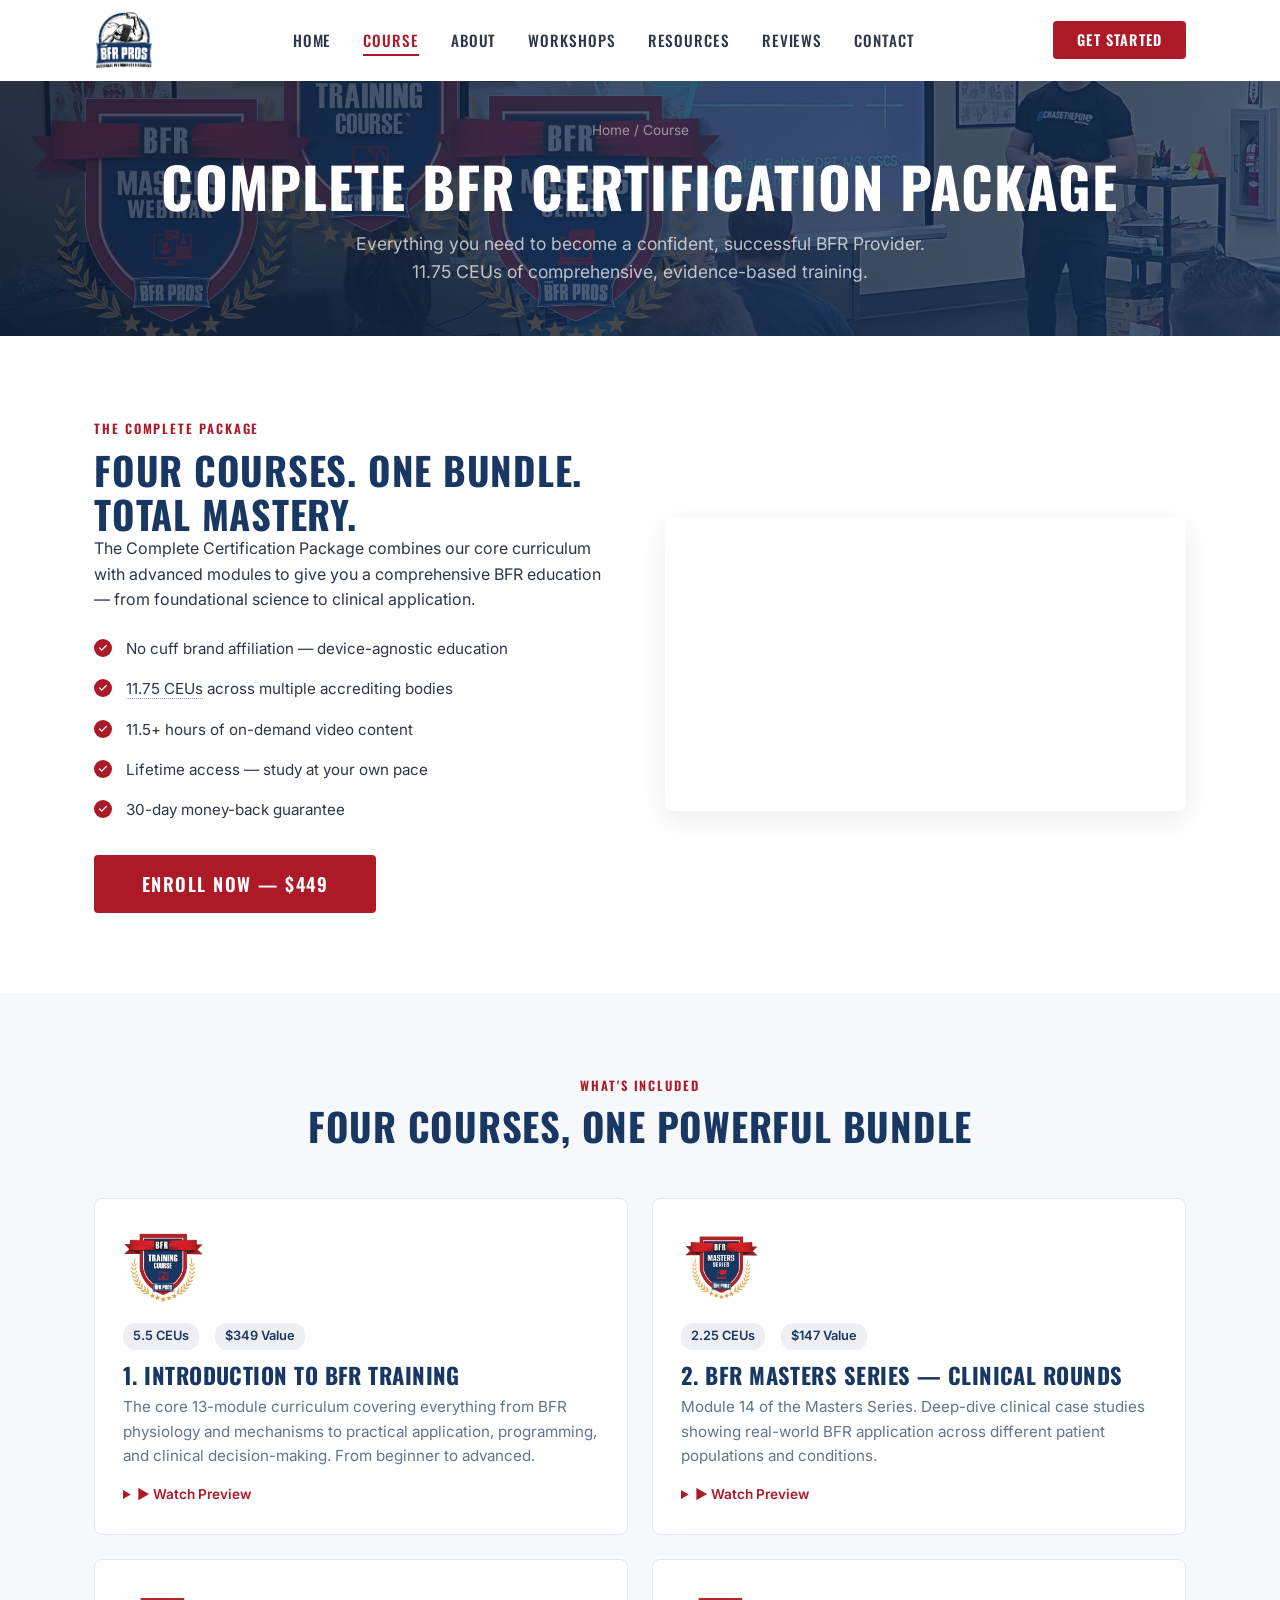
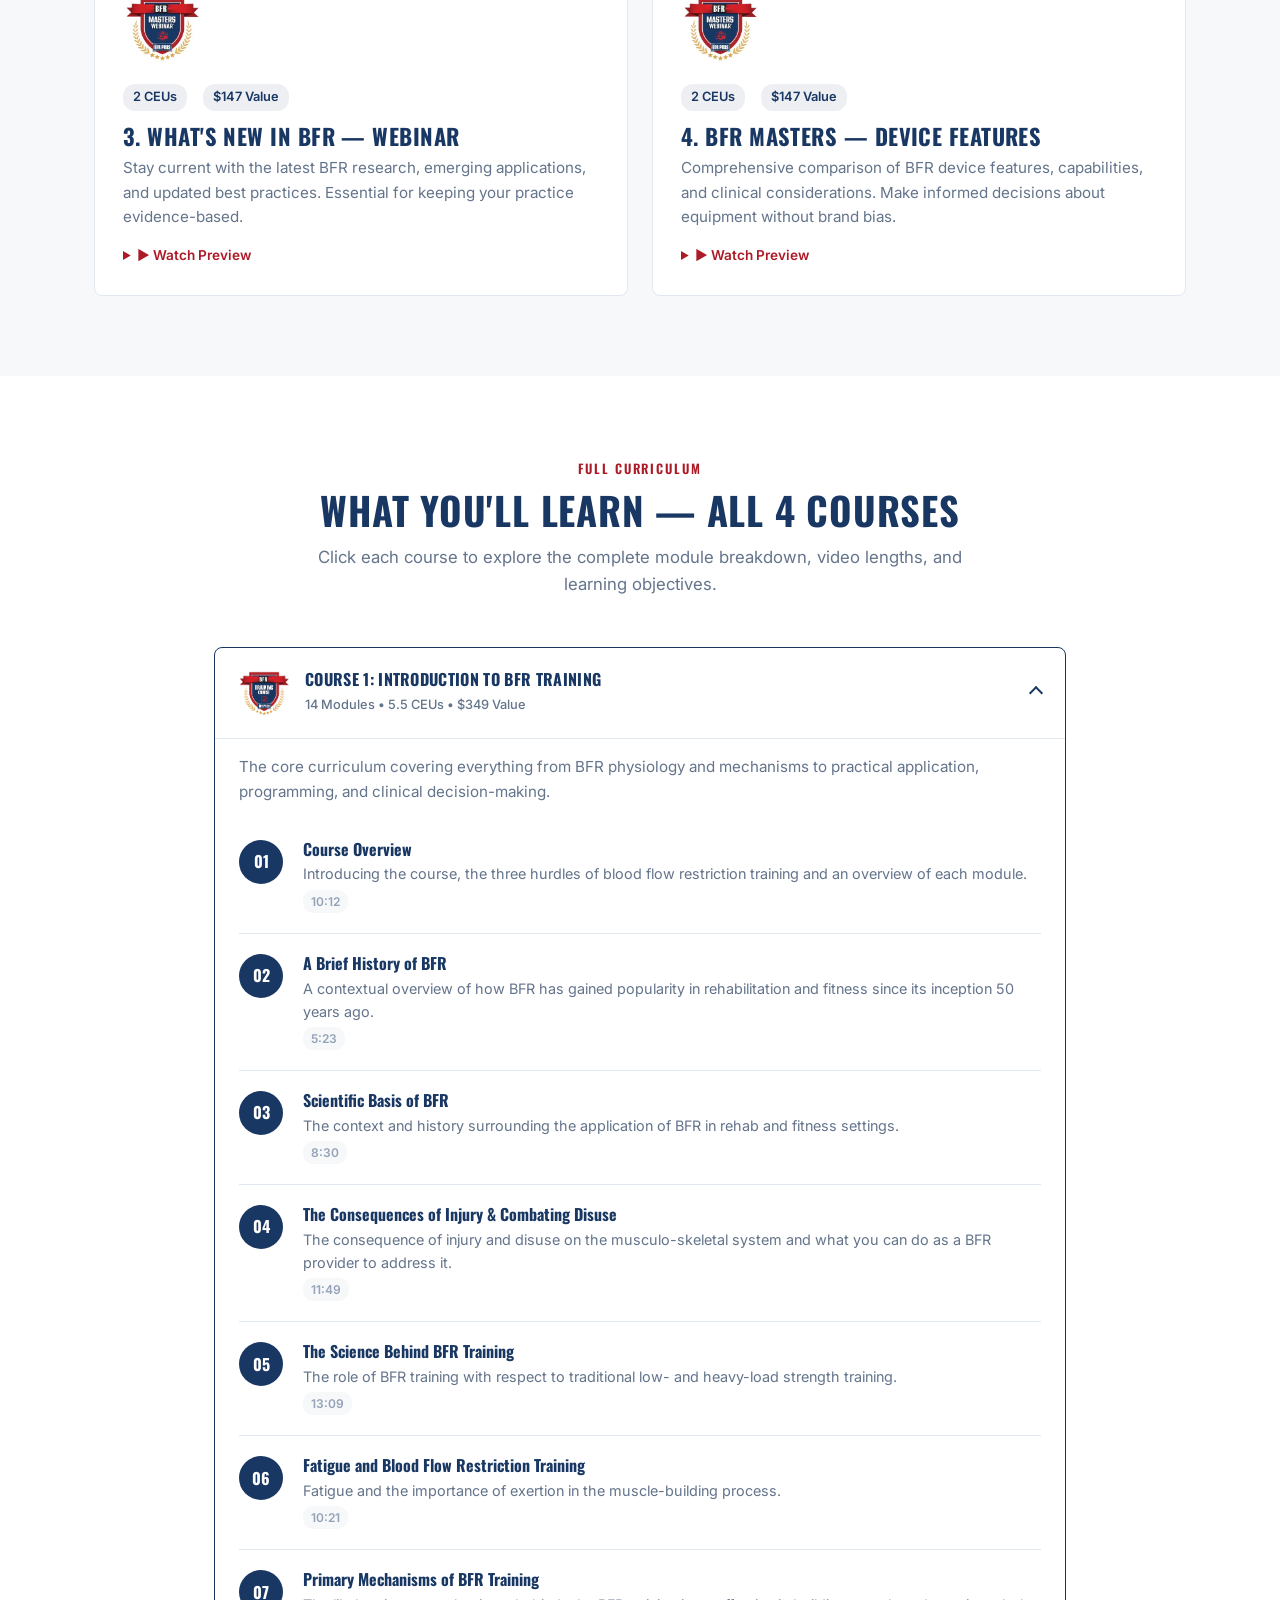
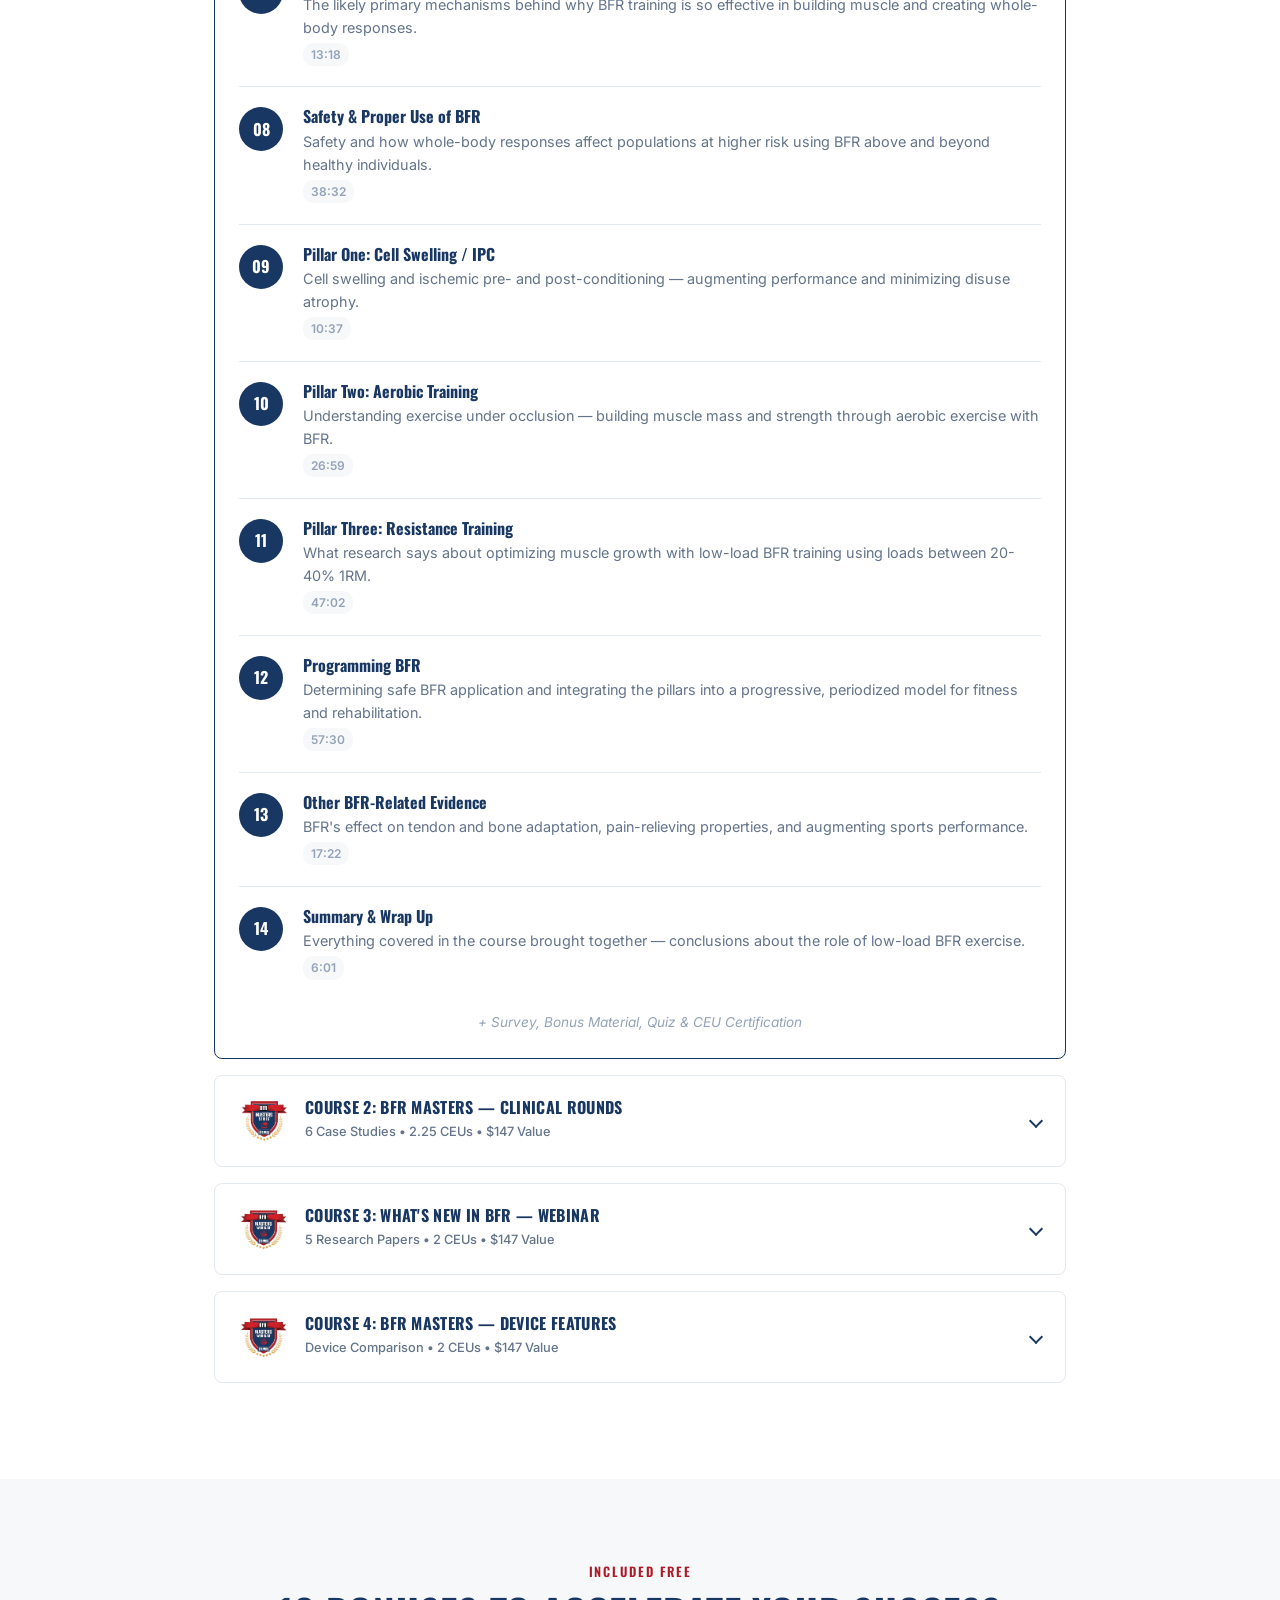
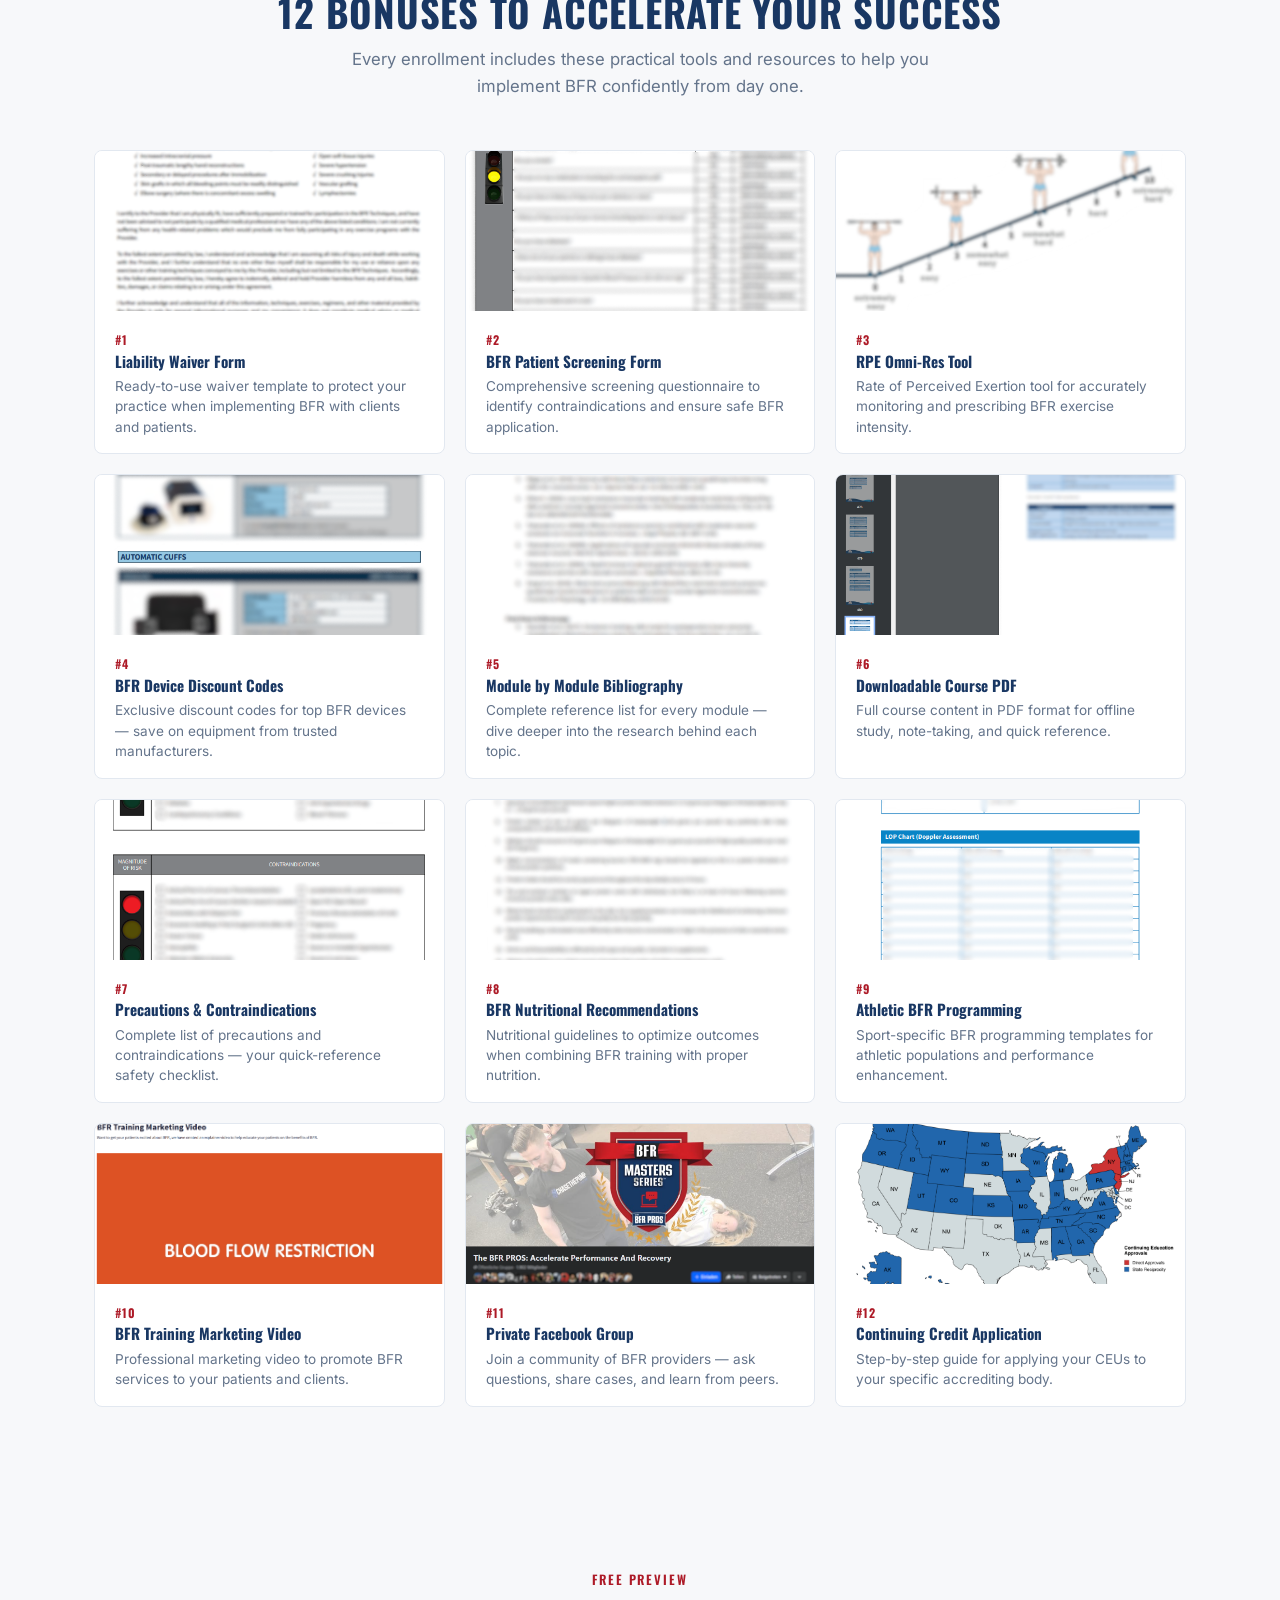
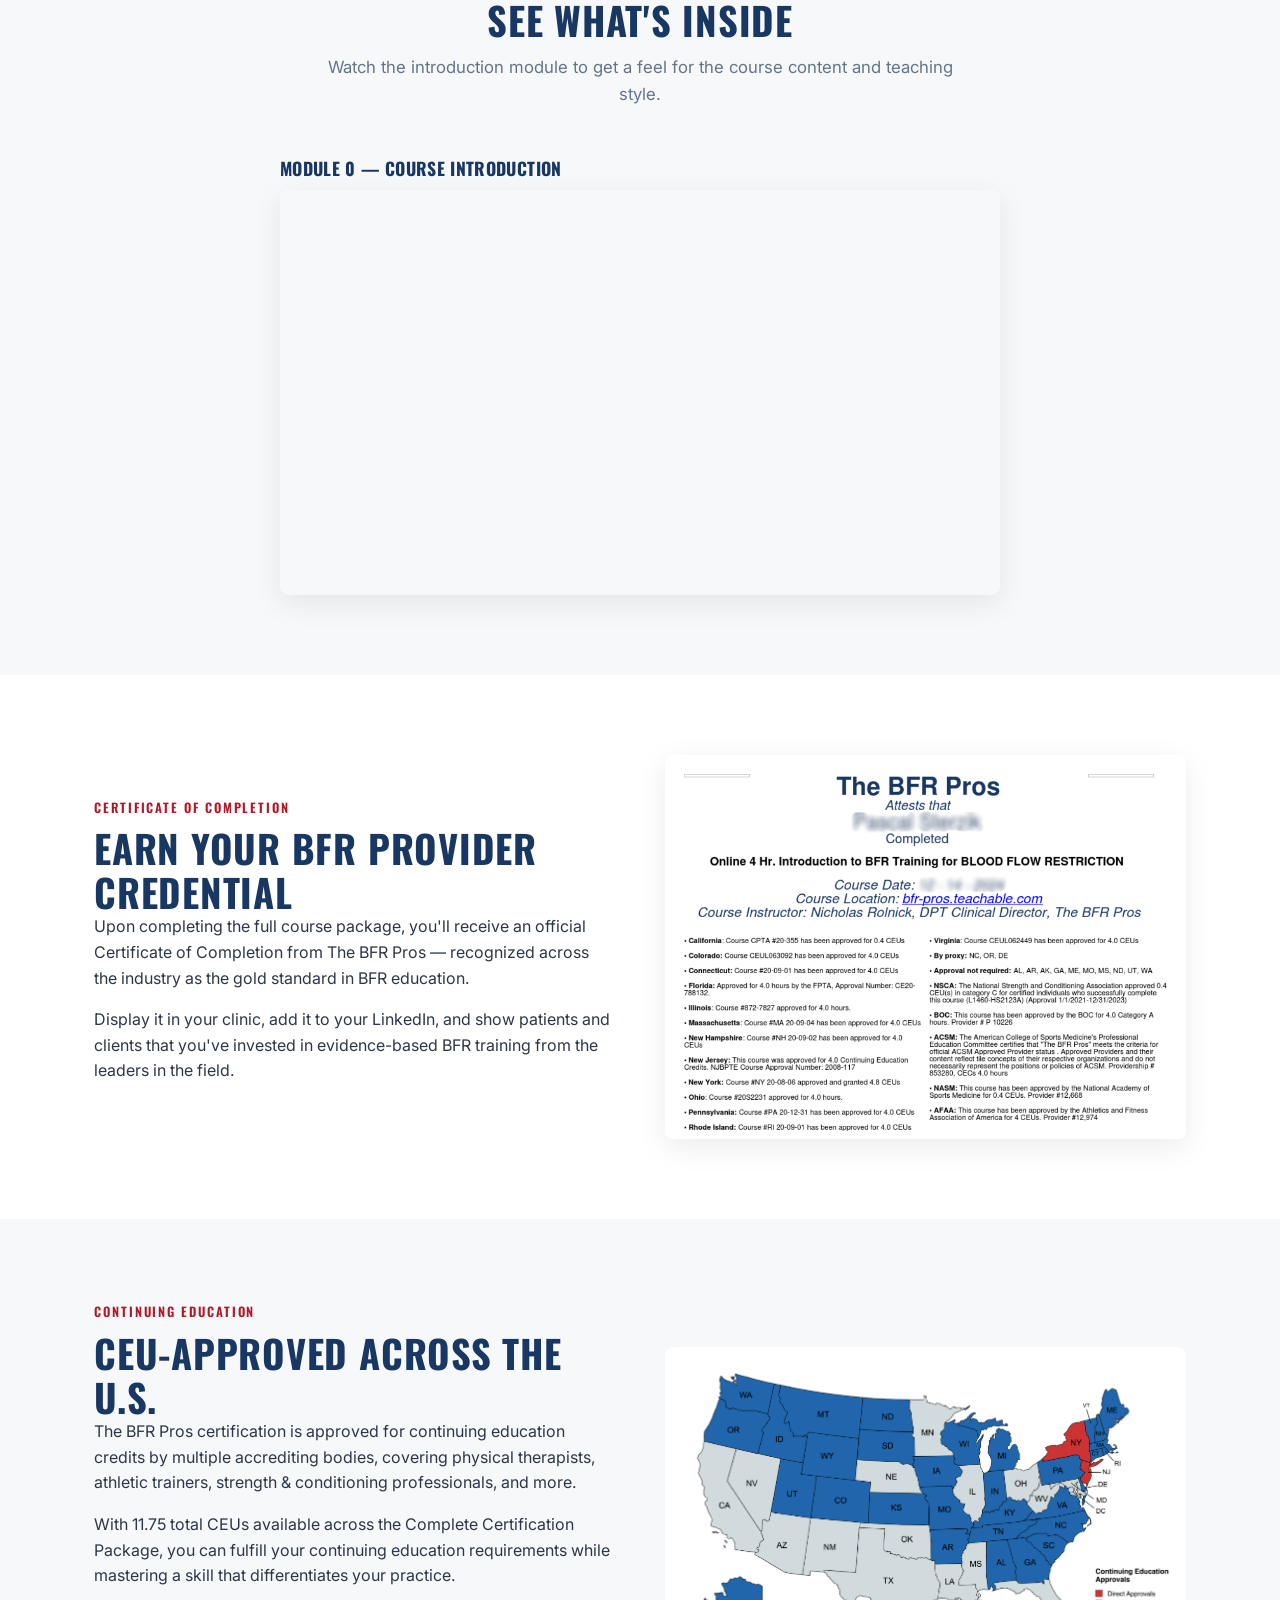
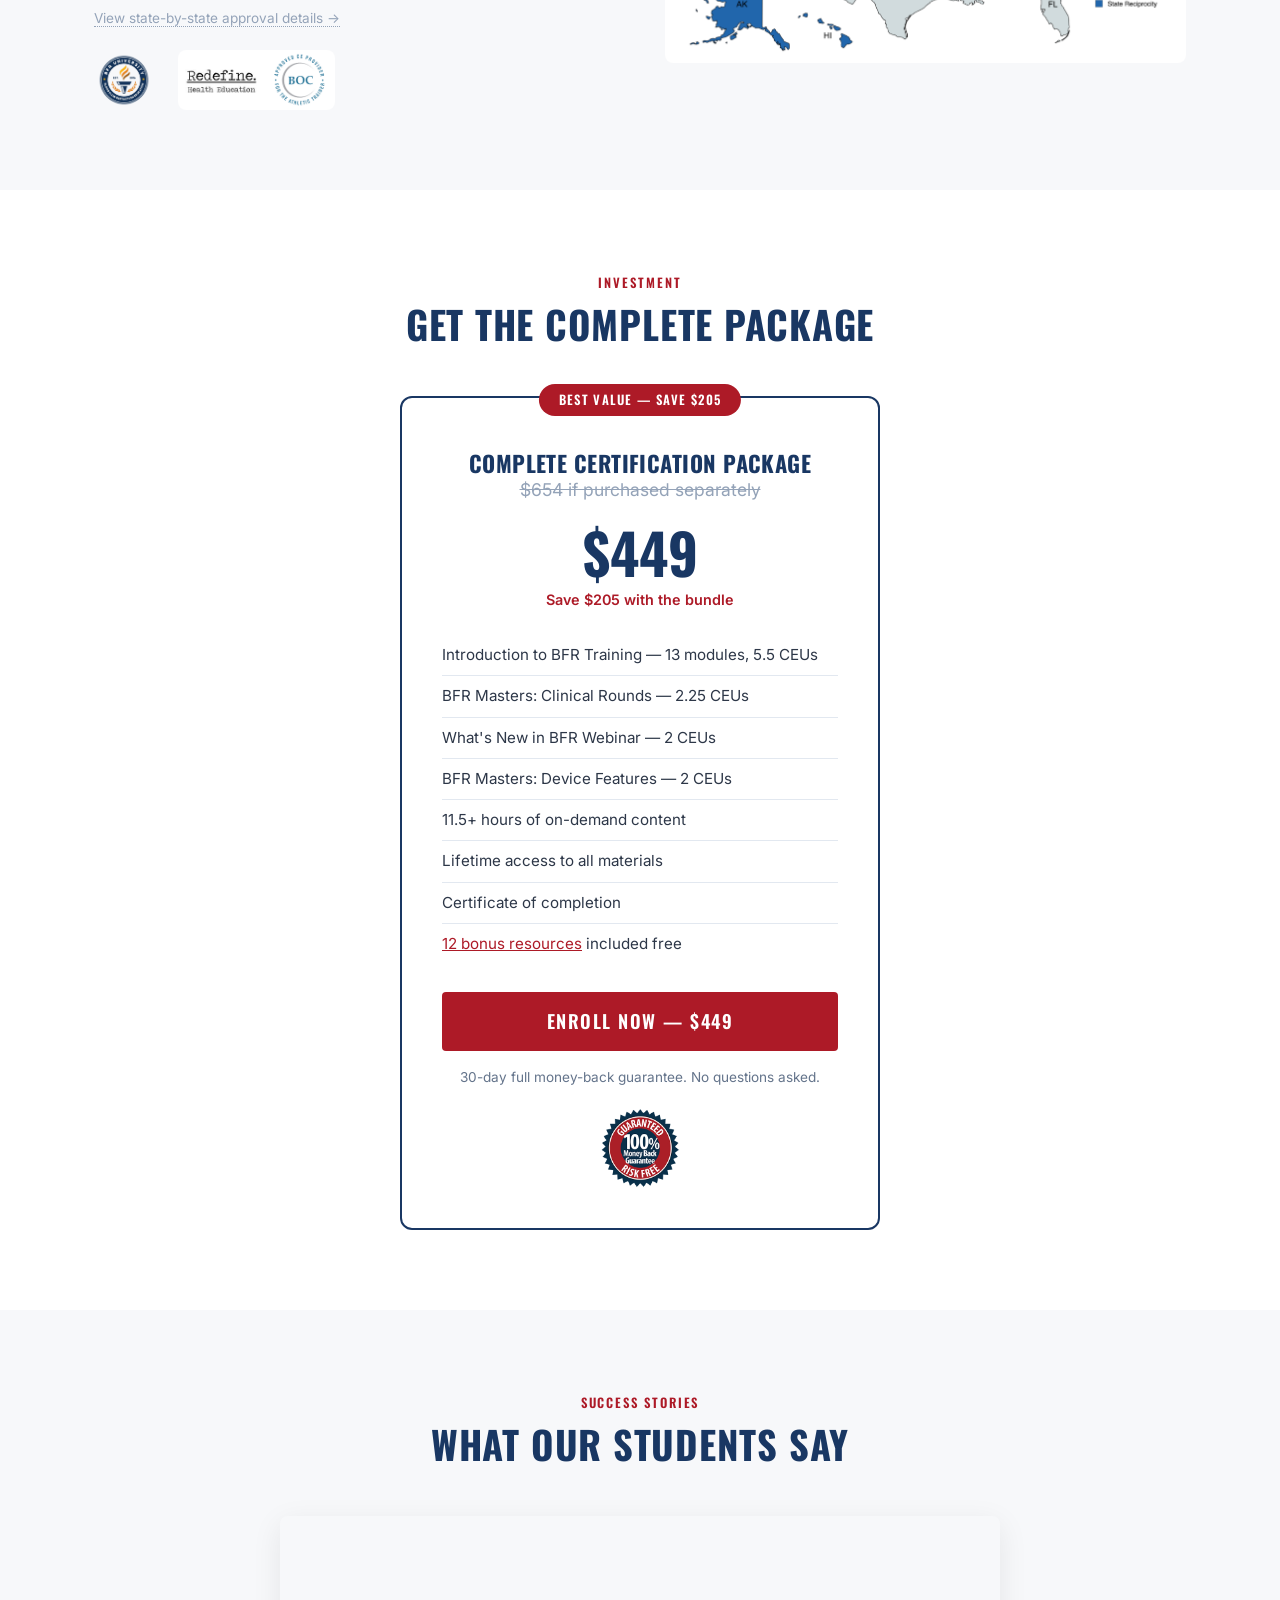
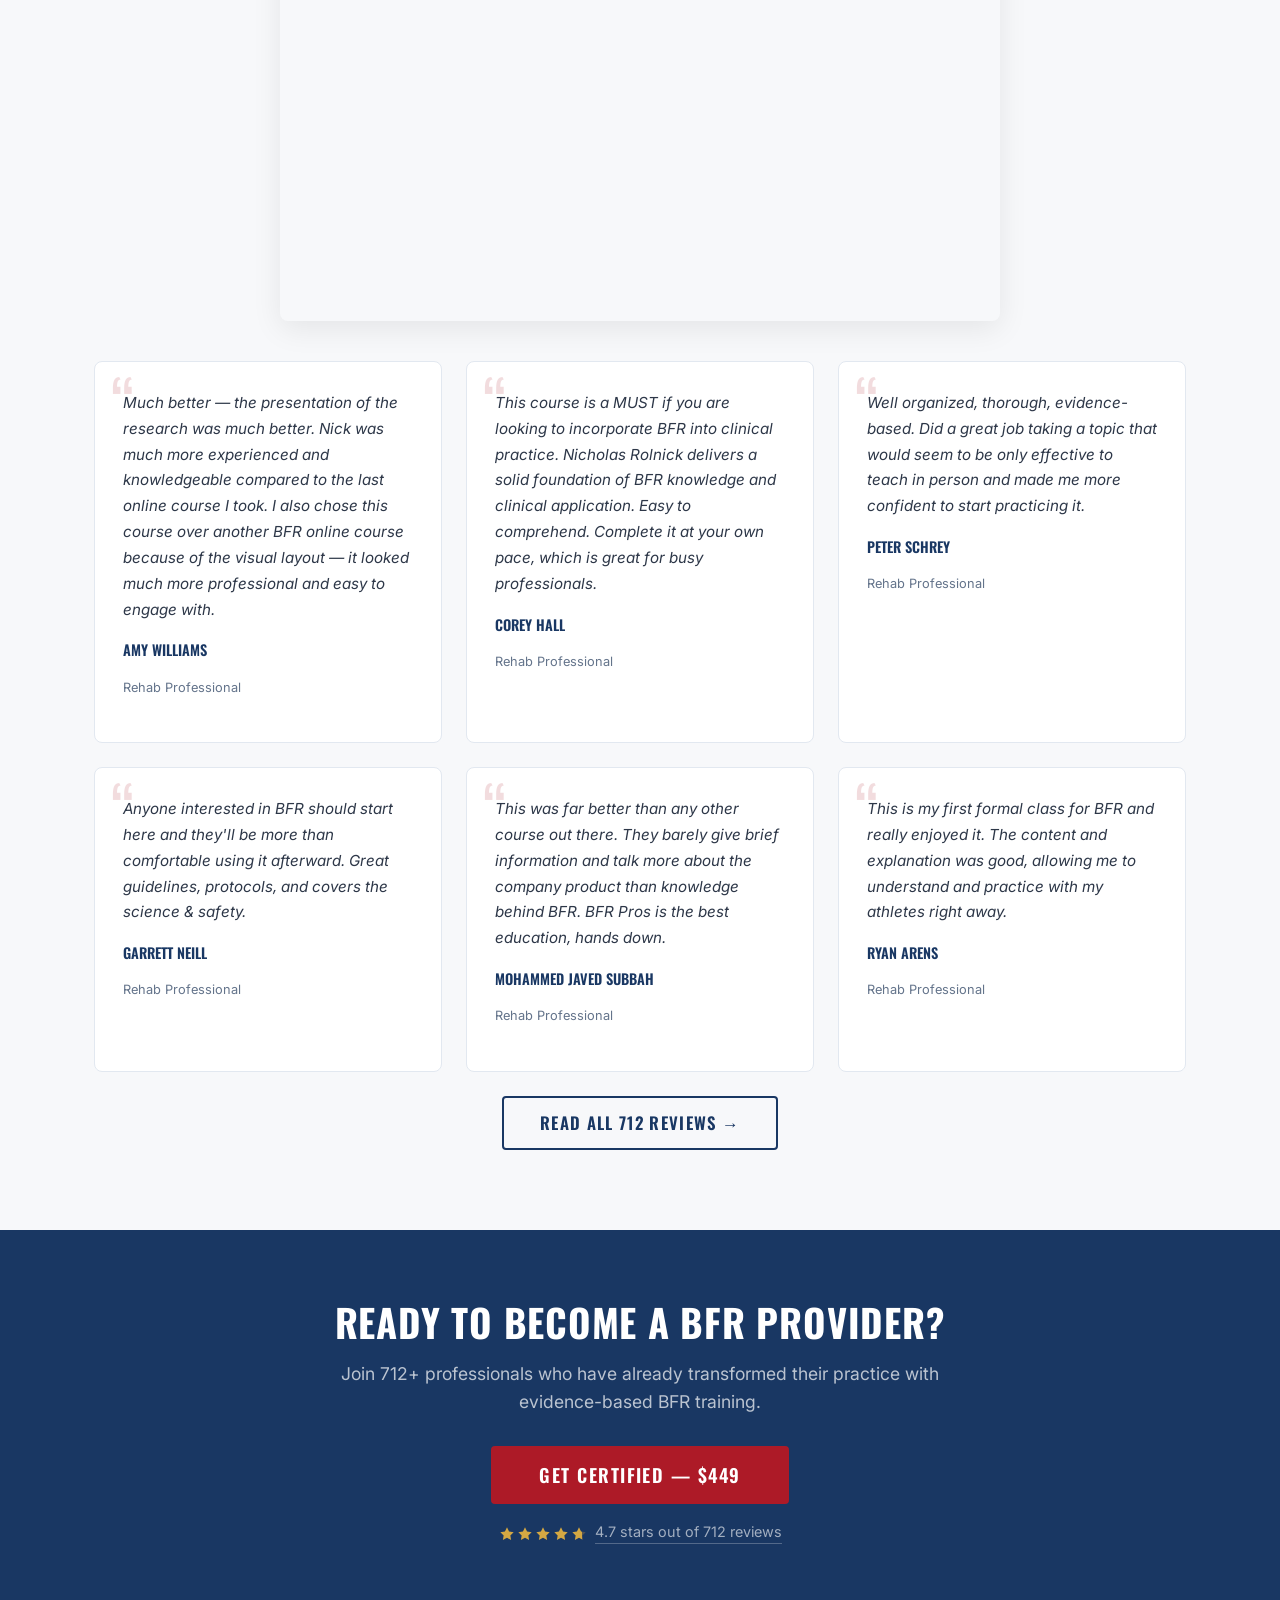
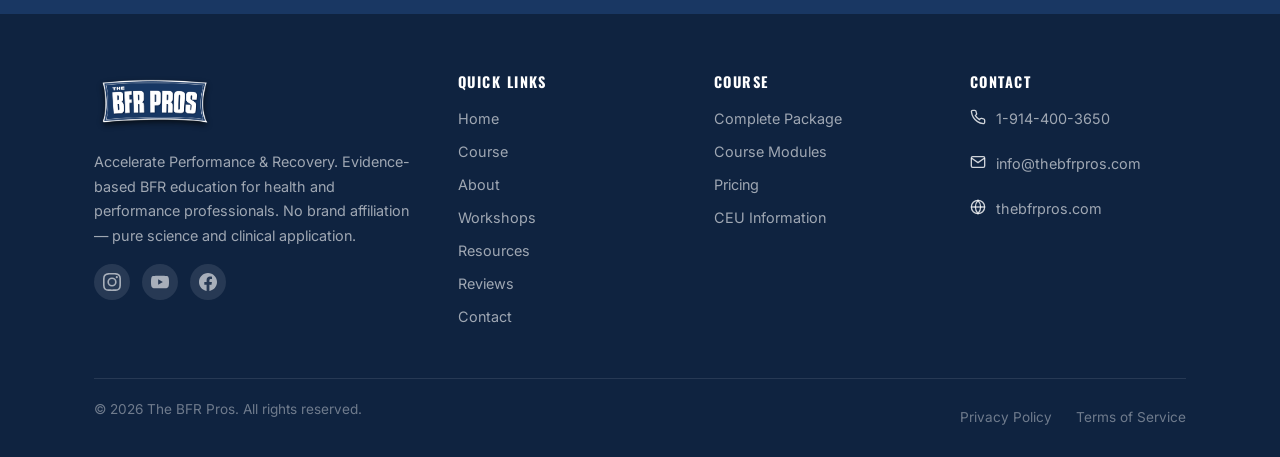
<file: course.html>
<!DOCTYPE html>
<html lang="en">
<head>
    <meta charset="UTF-8">
    <meta name="viewport" content="width=device-width, initial-scale=1.0">
    <title>BFR Complete Certification Package | The BFR Pros</title>
    <meta name="description" content="Get certified in Blood Flow Restriction training with 11.75 CEUs. 13-module on-demand course plus bonus content. $449 — save $205. 30-day money-back guarantee.">
    <link rel="preconnect" href="https://fonts.googleapis.com">
    <link href="https://fonts.googleapis.com/css2?family=Oswald:wght@400;500;600;700&family=Inter:wght@400;500;600;700&display=swap" rel="stylesheet">
    <link rel="stylesheet" href="styles.css">
</head>
<body>

<!-- HEADER -->
<header class="header" id="header">
    <div class="container">
        <a href="index.html" class="header-logo">
            <img src="images/logos/logo.png" alt="The BFR Pros">
        </a>
        <nav class="nav" id="nav">
            <a href="index.html" class="nav-link">Home</a>
            <a href="course.html" class="nav-link active">Course</a>
            <a href="about.html" class="nav-link">About</a>
            <a href="workshops.html" class="nav-link">Workshops</a>
            <a href="resources.html" class="nav-link">Resources</a>
            <a href="reviews.html" class="nav-link">Reviews</a>
            <a href="contact.html" class="nav-link">Contact</a>
            <a href="course.html" class="btn btn-red btn-sm" style="display:none;">Get Started</a>
        </nav>
        <a href="course.html" class="header-cta btn btn-red btn-sm">Get Started</a>
        <button class="hamburger" id="hamburger" aria-label="Menu">
            <span></span><span></span><span></span>
        </button>
    </div>
</header>
<div class="nav-overlay" id="navOverlay"></div>

<!-- PAGE HERO -->
<section class="page-hero page-hero-course">
    <div class="container">
        <span class="breadcrumb"><a href="index.html">Home</a> / Course</span>
        <h1>Complete BFR Certification Package</h1>
        <p>Everything you need to become a confident, successful BFR Provider. 11.75 CEUs of comprehensive, evidence-based training.</p>
    </div>
</section>

<!-- COURSE OVERVIEW -->
<section class="bg-white fade-in">
    <div class="container">
        <div class="two-col">
            <div>
                <span class="section-label">The Complete Package</span>
                <h2>Four Courses. One Bundle. Total Mastery.</h2>
                <p>The Complete Certification Package combines our core curriculum with advanced modules to give you a comprehensive BFR education — from foundational science to clinical application.</p>
                <ul class="check-list">
                    <li>No cuff brand affiliation — device-agnostic education</li>
                    <li><a href="ceus.html" style="color: inherit; text-decoration: none; border-bottom: 1px dotted var(--text-muted);">11.75 CEUs</a> across multiple accrediting bodies</li>
                    <li>11.5+ hours of on-demand video content</li>
                    <li>Lifetime access — study at your own pace</li>
                    <li>30-day money-back guarantee</li>
                </ul>
                <div style="margin-top: 24px;">
                    <a href="https://bfr-pros.teachable.com/p/the-complete-bfr-certification/?affcode=626725_rzfv6exi" class="btn btn-red btn-lg">Enroll Now — $449</a>
                </div>
            </div>
            <div>
                <div class="video-embed">
                    <iframe src="https://www.veed.io/embed/b95b8cb0-60e6-44b8-ba46-6b4a8f18bd71?watermark=0&color=blue&sharing=0&title=0" title="Course Package Intro Video" webkitallowfullscreen mozallowfullscreen allowfullscreen></iframe>
                </div>
            </div>
        </div>
    </div>
</section>

<!-- BUNDLE BREAKDOWN -->
<section class="bg-light fade-in">
    <div class="container">
        <div class="section-header">
            <span class="section-label">What's Included</span>
            <h2>Four Courses, One Powerful Bundle</h2>
        </div>
        <div class="course-bundle-grid">
            <div class="course-card">
                <img src="images/coat-of-arms/intro-course.png" alt="BFR Training Course" class="course-card-image">
                <div class="course-meta">
                    <span class="course-meta-tag">5.5 CEUs</span>
                    <span class="course-meta-tag">$349 Value</span>
                </div>
                <h3>1. Introduction to BFR Training</h3>
                <p style="color: var(--text-light); font-size: 0.95rem;">The core 13-module curriculum covering everything from BFR physiology and mechanisms to practical application, programming, and clinical decision-making. From beginner to advanced.</p>
                <details style="margin-top: 12px;">
                    <summary style="cursor: pointer; color: var(--red); font-weight: 600; font-size: 0.85rem;">▶ Watch Preview</summary>
                    <div class="video-embed" style="margin-top: 10px;">
                        <iframe src="https://www.veed.io/embed/277fd3eb-8c96-419c-86a1-f928bf84abe0?watermark=0&color=blue&sharing=0&title=0" title="Course 1 Preview" webkitallowfullscreen mozallowfullscreen allowfullscreen></iframe>
                    </div>
                </details>
            </div>
            <div class="course-card">
                <img src="images/coat-of-arms/masters-series.png" alt="BFR Masters Series" class="course-card-image">
                <div class="course-meta">
                    <span class="course-meta-tag">2.25 CEUs</span>
                    <span class="course-meta-tag">$147 Value</span>
                </div>
                <h3>2. BFR Masters Series — Clinical Rounds</h3>
                <p style="color: var(--text-light); font-size: 0.95rem;">Module 14 of the Masters Series. Deep-dive clinical case studies showing real-world BFR application across different patient populations and conditions.</p>
                <details style="margin-top: 12px;">
                    <summary style="cursor: pointer; color: var(--red); font-weight: 600; font-size: 0.85rem;">▶ Watch Preview</summary>
                    <div class="video-embed" style="margin-top: 10px;">
                        <iframe src="https://www.veed.io/embed/e1723f87-a5c7-4f54-9c4f-e8c8dfb83488?watermark=0&color=blue&sharing=0&title=0" title="Course 2 Preview" webkitallowfullscreen mozallowfullscreen allowfullscreen></iframe>
                    </div>
                </details>
            </div>
            <div class="course-card">
                <img src="images/coat-of-arms/masters-webinar.jpg" alt="BFR Masters Webinar" class="course-card-image">
                <div class="course-meta">
                    <span class="course-meta-tag">2 CEUs</span>
                    <span class="course-meta-tag">$147 Value</span>
                </div>
                <h3>3. What's New in BFR — Webinar</h3>
                <p style="color: var(--text-light); font-size: 0.95rem;">Stay current with the latest BFR research, emerging applications, and updated best practices. Essential for keeping your practice evidence-based.</p>
                <details style="margin-top: 12px;">
                    <summary style="cursor: pointer; color: var(--red); font-weight: 600; font-size: 0.85rem;">▶ Watch Preview</summary>
                    <div class="video-embed" style="margin-top: 10px;">
                        <iframe src="https://www.veed.io/embed/0f0f4e0f-a62a-41a4-8880-5c4f941d1671?watermark=0&color=blue&sharing=0&title=0" title="Course 3 Preview" webkitallowfullscreen mozallowfullscreen allowfullscreen></iframe>
                    </div>
                </details>
            </div>
            <div class="course-card">
                <img src="images/coat-of-arms/masters-webinar.jpg" alt="BFR Masters Device Features" class="course-card-image">
                <div class="course-meta">
                    <span class="course-meta-tag">2 CEUs</span>
                    <span class="course-meta-tag">$147 Value</span>
                </div>
                <h3>4. BFR Masters — Device Features</h3>
                <p style="color: var(--text-light); font-size: 0.95rem;">Comprehensive comparison of BFR device features, capabilities, and clinical considerations. Make informed decisions about equipment without brand bias.</p>
                <details style="margin-top: 12px;">
                    <summary style="cursor: pointer; color: var(--red); font-weight: 600; font-size: 0.85rem;">▶ Watch Preview</summary>
                    <div class="video-embed" style="margin-top: 10px;">
                        <iframe src="https://www.veed.io/embed/fcb198ed-bd3a-43f8-a281-b8e87d40548a?watermark=0&color=blue&sharing=0&title=0" title="Course 4 Preview" webkitallowfullscreen mozallowfullscreen allowfullscreen></iframe>
                    </div>
                </details>
            </div>
        </div>
    </div>
</section>

<!-- FULL CURRICULUM -->
<section class="bg-white fade-in" id="modules">
    <div class="container">
        <div class="section-header">
            <span class="section-label">Full Curriculum</span>
            <h2>What You'll Learn — All 4 Courses</h2>
            <p>Click each course to explore the complete module breakdown, video lengths, and learning objectives.</p>
        </div>
        <div class="container-narrow">

            <!-- COURSE 1 -->
            <details class="curriculum-accordion" open>
                <summary class="curriculum-header">
                    <div class="curriculum-header-left">
                        <img src="images/coat-of-arms/intro-course.png" alt="" class="curriculum-icon">
                        <div>
                            <h3>Course 1: Introduction to BFR Training</h3>
                            <span class="curriculum-meta">14 Modules &bull; 5.5 CEUs &bull; $349 Value</span>
                        </div>
                    </div>
                    <span class="accordion-arrow"></span>
                </summary>
                <div class="curriculum-body">
                    <p class="curriculum-intro">The core curriculum covering everything from BFR physiology and mechanisms to practical application, programming, and clinical decision-making.</p>
                    <div class="module-list">
                        <div class="module-item">
                            <div class="module-number">01</div>
                            <div class="module-content">
                                <h4>Course Overview</h4>
                                <p>Introducing the course, the three hurdles of blood flow restriction training and an overview of each module.</p>
                                <span class="module-duration">10:12</span>
                            </div>
                        </div>
                        <div class="module-item">
                            <div class="module-number">02</div>
                            <div class="module-content">
                                <h4>A Brief History of BFR</h4>
                                <p>A contextual overview of how BFR has gained popularity in rehabilitation and fitness since its inception 50 years ago.</p>
                                <span class="module-duration">5:23</span>
                            </div>
                        </div>
                        <div class="module-item">
                            <div class="module-number">03</div>
                            <div class="module-content">
                                <h4>Scientific Basis of BFR</h4>
                                <p>The context and history surrounding the application of BFR in rehab and fitness settings.</p>
                                <span class="module-duration">8:30</span>
                            </div>
                        </div>
                        <div class="module-item">
                            <div class="module-number">04</div>
                            <div class="module-content">
                                <h4>The Consequences of Injury & Combating Disuse</h4>
                                <p>The consequence of injury and disuse on the musculo-skeletal system and what you can do as a BFR provider to address it.</p>
                                <span class="module-duration">11:49</span>
                            </div>
                        </div>
                        <div class="module-item">
                            <div class="module-number">05</div>
                            <div class="module-content">
                                <h4>The Science Behind BFR Training</h4>
                                <p>The role of BFR training with respect to traditional low- and heavy-load strength training.</p>
                                <span class="module-duration">13:09</span>
                            </div>
                        </div>
                        <div class="module-item">
                            <div class="module-number">06</div>
                            <div class="module-content">
                                <h4>Fatigue and Blood Flow Restriction Training</h4>
                                <p>Fatigue and the importance of exertion in the muscle-building process.</p>
                                <span class="module-duration">10:21</span>
                            </div>
                        </div>
                        <div class="module-item">
                            <div class="module-number">07</div>
                            <div class="module-content">
                                <h4>Primary Mechanisms of BFR Training</h4>
                                <p>The likely primary mechanisms behind why BFR training is so effective in building muscle and creating whole-body responses.</p>
                                <span class="module-duration">13:18</span>
                            </div>
                        </div>
                        <div class="module-item">
                            <div class="module-number">08</div>
                            <div class="module-content">
                                <h4>Safety & Proper Use of BFR</h4>
                                <p>Safety and how whole-body responses affect populations at higher risk using BFR above and beyond healthy individuals.</p>
                                <span class="module-duration">38:32</span>
                            </div>
                        </div>
                        <div class="module-item">
                            <div class="module-number">09</div>
                            <div class="module-content">
                                <h4>Pillar One: Cell Swelling / IPC</h4>
                                <p>Cell swelling and ischemic pre- and post-conditioning — augmenting performance and minimizing disuse atrophy.</p>
                                <span class="module-duration">10:37</span>
                            </div>
                        </div>
                        <div class="module-item">
                            <div class="module-number">10</div>
                            <div class="module-content">
                                <h4>Pillar Two: Aerobic Training</h4>
                                <p>Understanding exercise under occlusion — building muscle mass and strength through aerobic exercise with BFR.</p>
                                <span class="module-duration">26:59</span>
                            </div>
                        </div>
                        <div class="module-item">
                            <div class="module-number">11</div>
                            <div class="module-content">
                                <h4>Pillar Three: Resistance Training</h4>
                                <p>What research says about optimizing muscle growth with low-load BFR training using loads between 20-40% 1RM.</p>
                                <span class="module-duration">47:02</span>
                            </div>
                        </div>
                        <div class="module-item">
                            <div class="module-number">12</div>
                            <div class="module-content">
                                <h4>Programming BFR</h4>
                                <p>Determining safe BFR application and integrating the pillars into a progressive, periodized model for fitness and rehabilitation.</p>
                                <span class="module-duration">57:30</span>
                            </div>
                        </div>
                        <div class="module-item">
                            <div class="module-number">13</div>
                            <div class="module-content">
                                <h4>Other BFR-Related Evidence</h4>
                                <p>BFR's effect on tendon and bone adaptation, pain-relieving properties, and augmenting sports performance.</p>
                                <span class="module-duration">17:22</span>
                            </div>
                        </div>
                        <div class="module-item">
                            <div class="module-number">14</div>
                            <div class="module-content">
                                <h4>Summary & Wrap Up</h4>
                                <p>Everything covered in the course brought together — conclusions about the role of low-load BFR exercise.</p>
                                <span class="module-duration">6:01</span>
                            </div>
                        </div>
                    </div>
                    <p class="curriculum-note">+ Survey, Bonus Material, Quiz & CEU Certification</p>
                </div>
            </details>

            <!-- COURSE 2 -->
            <details class="curriculum-accordion">
                <summary class="curriculum-header">
                    <div class="curriculum-header-left">
                        <img src="images/coat-of-arms/masters-series.png" alt="" class="curriculum-icon">
                        <div>
                            <h3>Course 2: BFR Masters — Clinical Rounds</h3>
                            <span class="curriculum-meta">6 Case Studies &bull; 2.25 CEUs &bull; $147 Value</span>
                        </div>
                    </div>
                    <span class="accordion-arrow"></span>
                </summary>
                <div class="curriculum-body">
                    <p class="curriculum-intro">Deep-dive clinical case studies demonstrating the effectiveness and versatility of BFR across different patient populations and conditions.</p>
                    <div class="module-list">
                        <div class="module-item">
                            <div class="module-number">01</div>
                            <div class="module-content">
                                <h4>The Pillars of BFR Training</h4>
                                <p>The Pillars of BFR Training and Post-Surgical BFR Screening.</p>
                                <span class="module-duration">20:10</span>
                            </div>
                        </div>
                        <div class="module-item">
                            <div class="module-number">02</div>
                            <div class="module-content">
                                <h4>BFR Post-Surgical ACL Rehabilitation</h4>
                                <p>How BFR helped accelerate the recovery process for a 19-year-old female athlete who underwent ACL surgery.</p>
                                <span class="module-duration">11:40</span>
                            </div>
                        </div>
                        <div class="module-item">
                            <div class="module-number">03</div>
                            <div class="module-content">
                                <h4>99-Year-Old Sarcopenic Male</h4>
                                <p>How BFR effectively improved muscle mass and strength in a 99-year-old male suffering from sarcopenia.</p>
                                <span class="module-duration">14:50</span>
                            </div>
                        </div>
                        <div class="module-item">
                            <div class="module-number">04</div>
                            <div class="module-content">
                                <h4>BFR Walking Home-Based Program</h4>
                                <p>A 67-year-old sedentary female using a high-frequency BFR walking home-based program.</p>
                                <span class="module-duration">8:51</span>
                            </div>
                        </div>
                        <div class="module-item">
                            <div class="module-number">05</div>
                            <div class="module-content">
                                <h4>Improving Lower Leg Strength — Reactive Arthritis</h4>
                                <p>Improving lower leg strength and reducing knee joint swelling in a 17-year-old with reactive arthritis via home-based BFR.</p>
                                <span class="module-duration">14:06</span>
                            </div>
                        </div>
                        <div class="module-item">
                            <div class="module-number">06</div>
                            <div class="module-content">
                                <h4>In-Season BFR Rehabilitation — Patellar Tendinopathy</h4>
                                <p>In-season BFR rehabilitation on two collegiate decathletes with long-standing patellar tendinopathy.</p>
                                <span class="module-duration">22:01</span>
                            </div>
                        </div>
                    </div>
                    <p class="curriculum-note">Each case study includes a quiz + Survey & CEU Certification</p>
                </div>
            </details>

            <!-- COURSE 3 -->
            <details class="curriculum-accordion">
                <summary class="curriculum-header">
                    <div class="curriculum-header-left">
                        <img src="images/coat-of-arms/masters-webinar.jpg" alt="" class="curriculum-icon">
                        <div>
                            <h3>Course 3: What's New in BFR — Webinar</h3>
                            <span class="curriculum-meta">5 Research Papers &bull; 2 CEUs &bull; $147 Value</span>
                        </div>
                    </div>
                    <span class="accordion-arrow"></span>
                </summary>
                <div class="curriculum-body">
                    <p class="curriculum-intro">Review of 5 key publications that shape clinical understanding of BFR and implementation in practice.</p>
                    <div class="module-list">
                        <div class="module-item">
                            <div class="module-number">01</div>
                            <div class="module-content">
                                <h4>Introduction to the BFR Pros</h4>
                                <p>Short background of the BFR Pros and overview of the webinar content.</p>
                                <span class="module-duration">12:06</span>
                            </div>
                        </div>
                        <div class="module-item">
                            <div class="module-number">02</div>
                            <div class="module-content">
                                <h4>Perceived Barriers to BFR Training</h4>
                                <p>Rolnick (2021) — the medical screening funnel algorithm that reduces risk of applying BFR to inappropriate clients.</p>
                                <span class="module-duration">18:01</span>
                            </div>
                        </div>
                        <div class="module-item">
                            <div class="module-number">03</div>
                            <div class="module-content">
                                <h4>Repetition Failure & Applied Pressure</h4>
                                <p>Cerqueira (2021) — the minimum pressure shown to meaningfully accelerate fatigue during BFR exercise.</p>
                                <span class="module-duration">12:02</span>
                            </div>
                        </div>
                        <div class="module-item">
                            <div class="module-number">04</div>
                            <div class="module-content">
                                <h4>BFR Improves Strength in Chronic Post-Surgical Patients</h4>
                                <p>Noyes (2021) — successful BFR application in chronic atrophic post-surgical knee patients.</p>
                                <span class="module-duration">14:46</span>
                            </div>
                        </div>
                        <div class="module-item">
                            <div class="module-number">05</div>
                            <div class="module-content">
                                <h4>Muscle Activation & Applied BFR Pressure</h4>
                                <p>De Queiros (2021) — muscle activation and applied pressure's potential role in BFR exercise.</p>
                                <span class="module-duration">17:22</span>
                            </div>
                        </div>
                        <div class="module-item">
                            <div class="module-number">06</div>
                            <div class="module-content">
                                <h4>BFR & Patellar Tendon Changes</h4>
                                <p>Centner (2021) — how BFR can improve patellar tendon properties similar to heavy-load strength training.</p>
                                <span class="module-duration">20:27</span>
                            </div>
                        </div>
                    </div>
                    <p class="curriculum-note">Each paper includes a quiz + Survey, References & CEU Certification</p>
                </div>
            </details>

            <!-- COURSE 4 -->
            <details class="curriculum-accordion">
                <summary class="curriculum-header">
                    <div class="curriculum-header-left">
                        <img src="images/coat-of-arms/masters-webinar.jpg" alt="" class="curriculum-icon">
                        <div>
                            <h3>Course 4: BFR Masters — Device Features</h3>
                            <span class="curriculum-meta">Device Comparison &bull; 2 CEUs &bull; $147 Value</span>
                        </div>
                    </div>
                    <span class="accordion-arrow"></span>
                </summary>
                <div class="curriculum-body">
                    <p class="curriculum-intro">Comprehensive comparison of BFR device features, capabilities, and clinical considerations — make informed decisions about equipment without brand bias.</p>
                    <div class="module-list">
                        <div class="module-item">
                            <div class="module-number">01</div>
                            <div class="module-content">
                                <h4>BFR Device Features & Comparison</h4>
                                <p>Device features relevant to the physiological, perceptual, and safety aspects of BFR exercise — autoregulation, bladder design, and set/interface pressure.</p>
                                <span class="module-duration">97:48</span>
                            </div>
                        </div>
                        <div class="module-item">
                            <div class="module-number">02</div>
                            <div class="module-content">
                                <h4>Knowledge Assessment</h4>
                                <p>When is it appropriate to perform practical BFR using wrapping straps versus elastic bands?</p>
                            </div>
                        </div>
                    </div>
                    <p class="curriculum-note">+ Survey & CEU Certification</p>
                </div>
            </details>

        </div>
    </div>
</section>

<!-- BONUSES -->
<section class="bg-light fade-in" id="bonuses">
    <div class="container">
        <div class="section-header">
            <span class="section-label">Included Free</span>
            <h2>12 Bonuses to Accelerate Your Success</h2>
            <p>Every enrollment includes these practical tools and resources to help you implement BFR confidently from day one.</p>
        </div>
        <div class="bonuses-grid">
            <div class="bonus-card">
                <img src="images/bonuses/bonus-1.png" alt="Liability Waiver Form" class="bonus-image">
                <div class="bonus-info">
                    <span class="bonus-number">#1</span>
                    <h4>Liability Waiver Form</h4>
                    <p>Ready-to-use waiver template to protect your practice when implementing BFR with clients and patients.</p>
                </div>
            </div>
            <div class="bonus-card">
                <img src="images/bonuses/bonus-2.png" alt="BFR Patient Screening Form" class="bonus-image">
                <div class="bonus-info">
                    <span class="bonus-number">#2</span>
                    <h4>BFR Patient Screening Form</h4>
                    <p>Comprehensive screening questionnaire to identify contraindications and ensure safe BFR application.</p>
                </div>
            </div>
            <div class="bonus-card">
                <img src="images/bonuses/bonus-3.png" alt="RPE Omni-Res Tool" class="bonus-image">
                <div class="bonus-info">
                    <span class="bonus-number">#3</span>
                    <h4>RPE Omni-Res Tool</h4>
                    <p>Rate of Perceived Exertion tool for accurately monitoring and prescribing BFR exercise intensity.</p>
                </div>
            </div>
            <div class="bonus-card">
                <img src="images/bonuses/bonus-4.png" alt="BFR Device Discount Codes" class="bonus-image">
                <div class="bonus-info">
                    <span class="bonus-number">#4</span>
                    <h4>BFR Device Discount Codes</h4>
                    <p>Exclusive discount codes for top BFR devices — save on equipment from trusted manufacturers.</p>
                </div>
            </div>
            <div class="bonus-card">
                <img src="images/bonuses/bonus-5.png" alt="Module by Module Bibliography" class="bonus-image">
                <div class="bonus-info">
                    <span class="bonus-number">#5</span>
                    <h4>Module by Module Bibliography</h4>
                    <p>Complete reference list for every module — dive deeper into the research behind each topic.</p>
                </div>
            </div>
            <div class="bonus-card">
                <img src="images/bonuses/bonus-6.png" alt="Downloadable Course PDF" class="bonus-image">
                <div class="bonus-info">
                    <span class="bonus-number">#6</span>
                    <h4>Downloadable Course PDF</h4>
                    <p>Full course content in PDF format for offline study, note-taking, and quick reference.</p>
                </div>
            </div>
            <div class="bonus-card">
                <img src="images/bonuses/bonus-7.png" alt="Precautions & Contraindications" class="bonus-image">
                <div class="bonus-info">
                    <span class="bonus-number">#7</span>
                    <h4>Precautions & Contraindications</h4>
                    <p>Complete list of precautions and contraindications — your quick-reference safety checklist.</p>
                </div>
            </div>
            <div class="bonus-card">
                <img src="images/bonuses/bonus-8.png" alt="BFR Nutritional Recommendations" class="bonus-image">
                <div class="bonus-info">
                    <span class="bonus-number">#8</span>
                    <h4>BFR Nutritional Recommendations</h4>
                    <p>Nutritional guidelines to optimize outcomes when combining BFR training with proper nutrition.</p>
                </div>
            </div>
            <div class="bonus-card">
                <img src="images/bonuses/bonus-9.png" alt="Athletic BFR Programming" class="bonus-image">
                <div class="bonus-info">
                    <span class="bonus-number">#9</span>
                    <h4>Athletic BFR Programming</h4>
                    <p>Sport-specific BFR programming templates for athletic populations and performance enhancement.</p>
                </div>
            </div>
            <div class="bonus-card">
                <img src="images/bonuses/bonus-10.png" alt="BFR Training Marketing Video" class="bonus-image">
                <div class="bonus-info">
                    <span class="bonus-number">#10</span>
                    <h4>BFR Training Marketing Video</h4>
                    <p>Professional marketing video to promote BFR services to your patients and clients.</p>
                </div>
            </div>
            <div class="bonus-card">
                <img src="images/bonuses/bonus-11.png" alt="Private Facebook Group" class="bonus-image">
                <div class="bonus-info">
                    <span class="bonus-number">#11</span>
                    <h4>Private Facebook Group</h4>
                    <p>Join a community of BFR providers — ask questions, share cases, and learn from peers.</p>
                </div>
            </div>
            <div class="bonus-card">
                <img src="images/bonuses/bonus-12.png" alt="Continuing Credit Application" class="bonus-image">
                <div class="bonus-info">
                    <span class="bonus-number">#12</span>
                    <h4>Continuing Credit Application</h4>
                    <p>Step-by-step guide for applying your CEUs to your specific accrediting body.</p>
                </div>
            </div>
        </div>
    </div>
</section>

<!-- SNEAK PEEK -->
<section class="bg-light fade-in">
    <div class="container">
        <div class="section-header">
            <span class="section-label">Free Preview</span>
            <h2>See What's Inside</h2>
            <p>Watch the introduction module to get a feel for the course content and teaching style.</p>
        </div>
        <div style="max-width: 720px; margin: 0 auto;">
            <h3 style="margin-bottom: 12px; font-size: 1.1rem;">Module 0 — Course Introduction</h3>
            <div class="video-embed">
                <iframe src="https://www.veed.io/embed/6090711f-f32f-41ac-a6a2-4840df4eb9e1?watermark=0&color=blue&sharing=0&title=0" title="Module 0 - Introduction to BFR Training" webkitallowfullscreen mozallowfullscreen allowfullscreen></iframe>
            </div>
        </div>
    </div>
</section>

<!-- CERTIFICATE -->
<section class="bg-white fade-in">
    <div class="container">
        <div class="two-col">
            <div>
                <span class="section-label">Certificate of Completion</span>
                <h2>Earn Your BFR Provider Credential</h2>
                <p>Upon completing the full course package, you'll receive an official Certificate of Completion from The BFR Pros — recognized across the industry as the gold standard in BFR education.</p>
                <p>Display it in your clinic, add it to your LinkedIn, and show patients and clients that you've invested in evidence-based BFR training from the leaders in the field.</p>
            </div>
            <div>
                <img src="images/certificate/certificate-blurred.png" alt="BFR Certificate of Completion" style="border-radius: 8px; box-shadow: var(--shadow-md);">
            </div>
        </div>
    </div>
</section>

<!-- CEU INFORMATION -->
<section class="bg-light fade-in" id="ceus">
    <div class="container">
        <div class="two-col">
            <div>
                <span class="section-label">Continuing Education</span>
                <h2>CEU-Approved Across the U.S.</h2>
                <p>The BFR Pros certification is approved for continuing education credits by multiple accrediting bodies, covering physical therapists, athletic trainers, strength & conditioning professionals, and more.</p>
                <p>With 11.75 total CEUs available across the Complete Certification Package, you can fulfill your continuing education requirements while mastering a skill that differentiates your practice.</p>
                <p style="margin-top: 8px;"><a href="ceus.html" class="ceu-link">View state-by-state approval details &rarr;</a></p>
                <div class="badge-row" style="justify-content: flex-start; margin-top: 20px;">
                    <img src="images/badges/bfr-university.png" alt="BFR University">
                    <img src="images/badges/boc-approved.png" alt="BOC Approved CE Provider">
                </div>
            </div>
            <div>
                <img src="images/ceu-map.png" alt="CEU Approval Map — approved across nearly every U.S. state" style="border-radius: 8px;">
            </div>
        </div>
    </div>
</section>

<!-- PRICING -->
<section class="bg-white fade-in" id="pricing">
    <div class="container">
        <div class="section-header">
            <span class="section-label">Investment</span>
            <h2>Get the Complete Package</h2>
        </div>
        <div class="pricing-card">
            <span class="pricing-badge">Best Value — Save $205</span>
            <h3 style="margin-top: 12px;">Complete Certification Package</h3>
            <p class="pricing-original">$654 if purchased separately</p>
            <div class="pricing-amount">$449</div>
            <p class="pricing-save">Save $205 with the bundle</p>
            <ul class="pricing-features">
                <li>Introduction to BFR Training — 13 modules, 5.5 CEUs</li>
                <li>BFR Masters: Clinical Rounds — 2.25 CEUs</li>
                <li>What's New in BFR Webinar — 2 CEUs</li>
                <li>BFR Masters: Device Features — 2 CEUs</li>
                <li>11.5+ hours of on-demand content</li>
                <li>Lifetime access to all materials</li>
                <li>Certificate of completion</li>
                <li><a href="#bonuses" style="color: var(--red); text-decoration: underline;">12 bonus resources</a> included free</li>
            </ul>
            <a href="https://bfr-pros.teachable.com/p/the-complete-bfr-certification/?affcode=626725_rzfv6exi" class="btn btn-red btn-lg" style="width: 100%;">Enroll Now — $449</a>
            <p class="pricing-guarantee">30-day full money-back guarantee. No questions asked.</p>
            <div style="margin-top: 20px;">
                <img src="images/badges/money-back-guarantee.png" alt="100% Money Back Guarantee" style="height: 80px; margin: 0 auto;">
            </div>
        </div>
    </div>
</section>

<!-- TESTIMONIALS -->
<section class="bg-light fade-in">
    <div class="container">
        <div class="section-header">
            <span class="section-label">Success Stories</span>
            <h2>What Our Students Say</h2>
        </div>
        <div style="max-width: 720px; margin: 0 auto 40px;">
            <div class="video-embed">
                <iframe src="https://www.veed.io/embed/447b2350-3678-4c64-b638-727760e4534f?watermark=0&color=blue&sharing=0&title=0" title="Introduction to BFR Training Course Testimonial" webkitallowfullscreen mozallowfullscreen allowfullscreen></iframe>
            </div>
        </div>
        <div class="testimonials-grid">
            <div class="testimonial-card">
                <p class="testimonial-text">Much better &mdash; the presentation of the research was much better. Nick was much more experienced and knowledgeable compared to the last online course I took. I also chose this course over another BFR online course because of the visual layout &mdash; it looked much more professional and easy to engage with.</p>
                <p class="testimonial-author">Amy Williams</p>
                <p class="testimonial-role">Rehab Professional</p>
            </div>
            <div class="testimonial-card">
                <p class="testimonial-text">This course is a MUST if you are looking to incorporate BFR into clinical practice. Nicholas Rolnick delivers a solid foundation of BFR knowledge and clinical application. Easy to comprehend. Complete it at your own pace, which is great for busy professionals.</p>
                <p class="testimonial-author">Corey Hall</p>
                <p class="testimonial-role">Rehab Professional</p>
            </div>
            <div class="testimonial-card">
                <p class="testimonial-text">Well organized, thorough, evidence-based. Did a great job taking a topic that would seem to be only effective to teach in person and made me more confident to start practicing it.</p>
                <p class="testimonial-author">Peter Schrey</p>
                <p class="testimonial-role">Rehab Professional</p>
            </div>
            <div class="testimonial-card">
                <p class="testimonial-text">Anyone interested in BFR should start here and they'll be more than comfortable using it afterward. Great guidelines, protocols, and covers the science &amp; safety.</p>
                <p class="testimonial-author">Garrett Neill</p>
                <p class="testimonial-role">Rehab Professional</p>
            </div>
            <div class="testimonial-card">
                <p class="testimonial-text">This was far better than any other course out there. They barely give brief information and talk more about the company product than knowledge behind BFR. BFR Pros is the best education, hands down.</p>
                <p class="testimonial-author">Mohammed Javed Subbah</p>
                <p class="testimonial-role">Rehab Professional</p>
            </div>
            <div class="testimonial-card">
                <p class="testimonial-text">This is my first formal class for BFR and really enjoyed it. The content and explanation was good, allowing me to understand and practice with my athletes right away.</p>
                <p class="testimonial-author">Ryan Arens</p>
                <p class="testimonial-role">Rehab Professional</p>
            </div>
        </div>
        <div style="text-align: center; margin-top: 24px;">
            <a href="reviews.html" class="btn btn-outline-navy">Read All 712 Reviews &rarr;</a>
        </div>
    </div>
</section>

<!-- CTA -->
<section class="cta-section fade-in">
    <div class="container">
        <h2>Ready to Become a BFR Provider?</h2>
        <p>Join 712+ professionals who have already transformed their practice with evidence-based BFR training.</p>
        <a href="https://bfr-pros.teachable.com/p/the-complete-bfr-certification/?affcode=626725_rzfv6exi" class="btn btn-red btn-lg">Get Certified — $449</a>
        <a href="reviews.html" class="review-link" style="margin-top: 16px;">
            <span class="stars-rating"><span class="star"><svg viewBox="0 0 24 24"><polygon points="12,2 15.09,8.26 22,9.27 17,14.14 18.18,21.02 12,17.77 5.82,21.02 7,14.14 2,9.27 8.91,8.26" fill="#D4A843"/></svg></span><span class="star"><svg viewBox="0 0 24 24"><polygon points="12,2 15.09,8.26 22,9.27 17,14.14 18.18,21.02 12,17.77 5.82,21.02 7,14.14 2,9.27 8.91,8.26" fill="#D4A843"/></svg></span><span class="star"><svg viewBox="0 0 24 24"><polygon points="12,2 15.09,8.26 22,9.27 17,14.14 18.18,21.02 12,17.77 5.82,21.02 7,14.14 2,9.27 8.91,8.26" fill="#D4A843"/></svg></span><span class="star"><svg viewBox="0 0 24 24"><polygon points="12,2 15.09,8.26 22,9.27 17,14.14 18.18,21.02 12,17.77 5.82,21.02 7,14.14 2,9.27 8.91,8.26" fill="#D4A843"/></svg></span><span class="star"><svg viewBox="0 0 24 24"><defs><linearGradient id="ps-course"><stop offset="70%" stop-color="#D4A843"/><stop offset="70%" stop-color="#555"/></linearGradient></defs><polygon points="12,2 15.09,8.26 22,9.27 17,14.14 18.18,21.02 12,17.77 5.82,21.02 7,14.14 2,9.27 8.91,8.26" fill="url(#ps-course)"/></svg></span></span>
            <span class="review-link-text">4.7 stars out of 712 reviews</span>
        </a>
    </div>
</section>

<!-- FOOTER -->
<footer class="footer">
    <div class="container">
        <div class="footer-grid">
            <div class="footer-col">
                <img src="images/logos/logo-name.png" alt="The BFR Pros" class="footer-logo">
                <p class="footer-about">Accelerate Performance & Recovery. Evidence-based BFR education for health and performance professionals. No brand affiliation — pure science and clinical application.</p>
                <div class="footer-social">
                    <a href="https://www.instagram.com/thehpm/" aria-label="Instagram"><svg width="18" height="18" viewBox="0 0 24 24" fill="currentColor"><path d="M12 2.163c3.204 0 3.584.012 4.85.07 3.252.148 4.771 1.691 4.919 4.919.058 1.265.069 1.645.069 4.849 0 3.205-.012 3.584-.069 4.849-.149 3.225-1.664 4.771-4.919 4.919-1.266.058-1.644.07-4.85.07-3.204 0-3.584-.012-4.849-.07-3.26-.149-4.771-1.699-4.919-4.92-.058-1.265-.07-1.644-.07-4.849 0-3.204.013-3.583.07-4.849.149-3.227 1.664-4.771 4.919-4.919 1.266-.057 1.645-.069 4.849-.069zM12 0C8.741 0 8.333.014 7.053.072 2.695.272.273 2.69.073 7.052.014 8.333 0 8.741 0 12c0 3.259.014 3.668.072 4.948.2 4.358 2.618 6.78 6.98 6.98C8.333 23.986 8.741 24 12 24c3.259 0 3.668-.014 4.948-.072 4.354-.2 6.782-2.618 6.979-6.98.059-1.28.073-1.689.073-4.948 0-3.259-.014-3.667-.072-4.947-.196-4.354-2.617-6.78-6.979-6.98C15.668.014 15.259 0 12 0zm0 5.838a6.162 6.162 0 100 12.324 6.162 6.162 0 000-12.324zM12 16a4 4 0 110-8 4 4 0 010 8zm6.406-11.845a1.44 1.44 0 100 2.881 1.44 1.44 0 000-2.881z"/></svg></a>
                    <a href="https://www.youtube.com/@The-BFR-Pros" aria-label="YouTube"><svg width="18" height="18" viewBox="0 0 24 24" fill="currentColor"><path d="M23.498 6.186a3.016 3.016 0 00-2.122-2.136C19.505 3.545 12 3.545 12 3.545s-7.505 0-9.377.505A3.017 3.017 0 00.502 6.186C0 8.07 0 12 0 12s0 3.93.502 5.814a3.016 3.016 0 002.122 2.136c1.871.505 9.376.505 9.376.505s7.505 0 9.377-.505a3.015 3.015 0 002.122-2.136C24 15.93 24 12 24 12s0-3.93-.502-5.814zM9.545 15.568V8.432L15.818 12l-6.273 3.568z"/></svg></a>
                    <a href="https://www.facebook.com/TheBFRPros" aria-label="Facebook"><svg width="18" height="18" viewBox="0 0 24 24" fill="currentColor"><path d="M24 12.073c0-6.627-5.373-12-12-12s-12 5.373-12 12c0 5.99 4.388 10.954 10.125 11.854v-8.385H7.078v-3.47h3.047V9.43c0-3.007 1.792-4.669 4.533-4.669 1.312 0 2.686.235 2.686.235v2.953H15.83c-1.491 0-1.956.925-1.956 1.874v2.25h3.328l-.532 3.47h-2.796v8.385C19.612 23.027 24 18.062 24 12.073z"/></svg></a>
                </div>
            </div>
            <div class="footer-col">
                <h4>Quick Links</h4>
                <a href="index.html">Home</a>
                <a href="course.html">Course</a>
                <a href="about.html">About</a>
                <a href="workshops.html">Workshops</a>
                <a href="resources.html">Resources</a>
                <a href="reviews.html">Reviews</a>
                <a href="contact.html">Contact</a>
            </div>
            <div class="footer-col">
                <h4>Course</h4>
                <a href="course.html">Complete Package</a>
                <a href="course.html#modules">Course Modules</a>
                <a href="course.html#pricing">Pricing</a>
                <a href="ceus.html">CEU Information</a>
            </div>
            <div class="footer-col">
                <h4>Contact</h4>
                <div class="footer-contact-item">
                    <svg width="16" height="16" viewBox="0 0 24 24" fill="none" stroke="currentColor" stroke-width="2"><path d="M22 16.92v3a2 2 0 01-2.18 2 19.79 19.79 0 01-8.63-3.07 19.5 19.5 0 01-6-6 19.79 19.79 0 01-3.07-8.67A2 2 0 014.11 2h3a2 2 0 012 1.72 12.84 12.84 0 00.7 2.81 2 2 0 01-.45 2.11L8.09 9.91a16 16 0 006 6l1.27-1.27a2 2 0 012.11-.45 12.84 12.84 0 002.81.7A2 2 0 0122 16.92z"/></svg>
                    <a href="tel:+19144003650">1-914-400-3650</a>
                </div>
                <div class="footer-contact-item">
                    <svg width="16" height="16" viewBox="0 0 24 24" fill="none" stroke="currentColor" stroke-width="2"><path d="M4 4h16c1.1 0 2 .9 2 2v12c0 1.1-.9 2-2 2H4c-1.1 0-2-.9-2-2V6c0-1.1.9-2 2-2z"/><polyline points="22,6 12,13 2,6"/></svg>
                    <a href="mailto:info@thebfrpros.com">info@thebfrpros.com</a>
                </div>
                <div class="footer-contact-item">
                    <svg width="16" height="16" viewBox="0 0 24 24" fill="none" stroke="currentColor" stroke-width="2"><circle cx="12" cy="12" r="10"/><line x1="2" y1="12" x2="22" y2="12"/><path d="M12 2a15.3 15.3 0 014 10 15.3 15.3 0 01-4 10 15.3 15.3 0 01-4-10 15.3 15.3 0 014-10z"/></svg>
                    <a href="https://thebfrpros.com" target="_blank">thebfrpros.com</a>
                </div>
            </div>
        </div>
        <div class="footer-bottom">
            <p>&copy; 2026 The BFR Pros. All rights reserved.</p>
            <div class="footer-legal">
                <a href="#">Privacy Policy</a>
                <a href="#">Terms of Service</a>
            </div>
        </div>
    </div>
</footer>

<script src="script.js"></script>
</body>
</html>
</file>
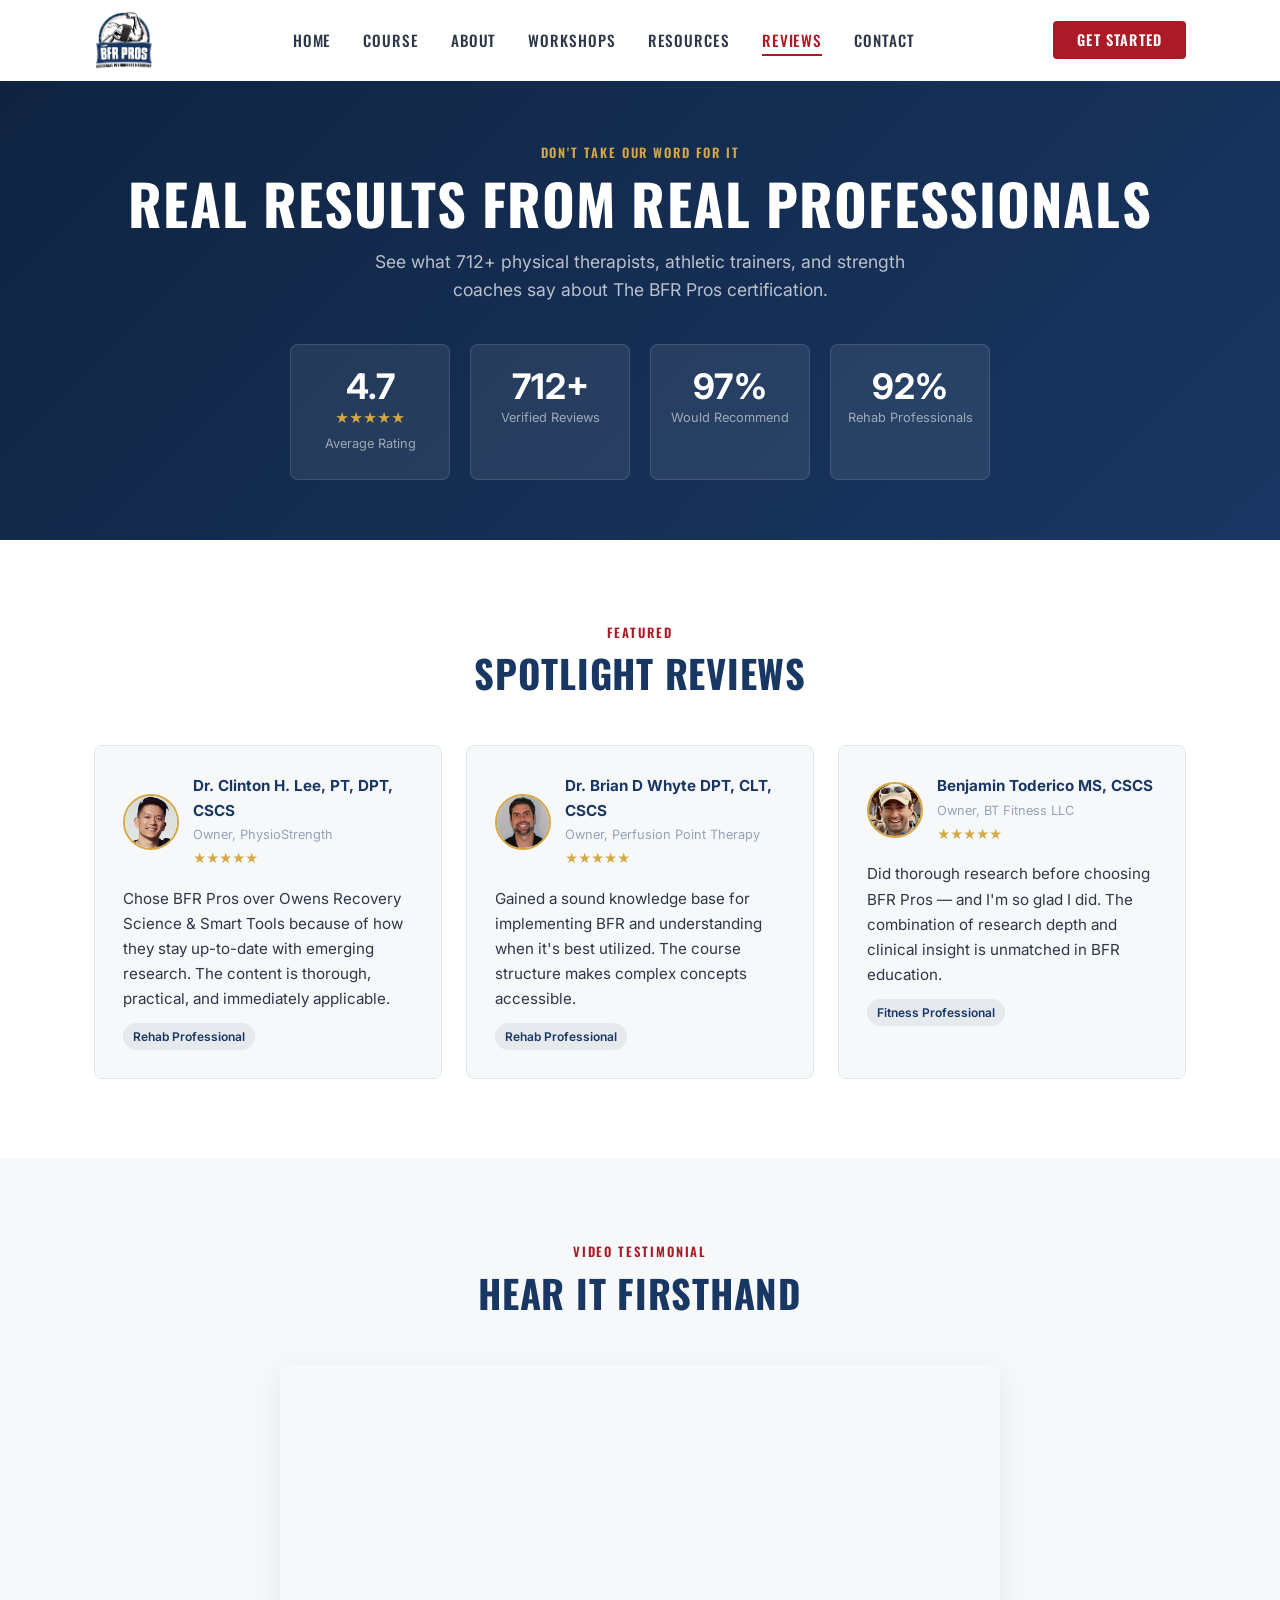
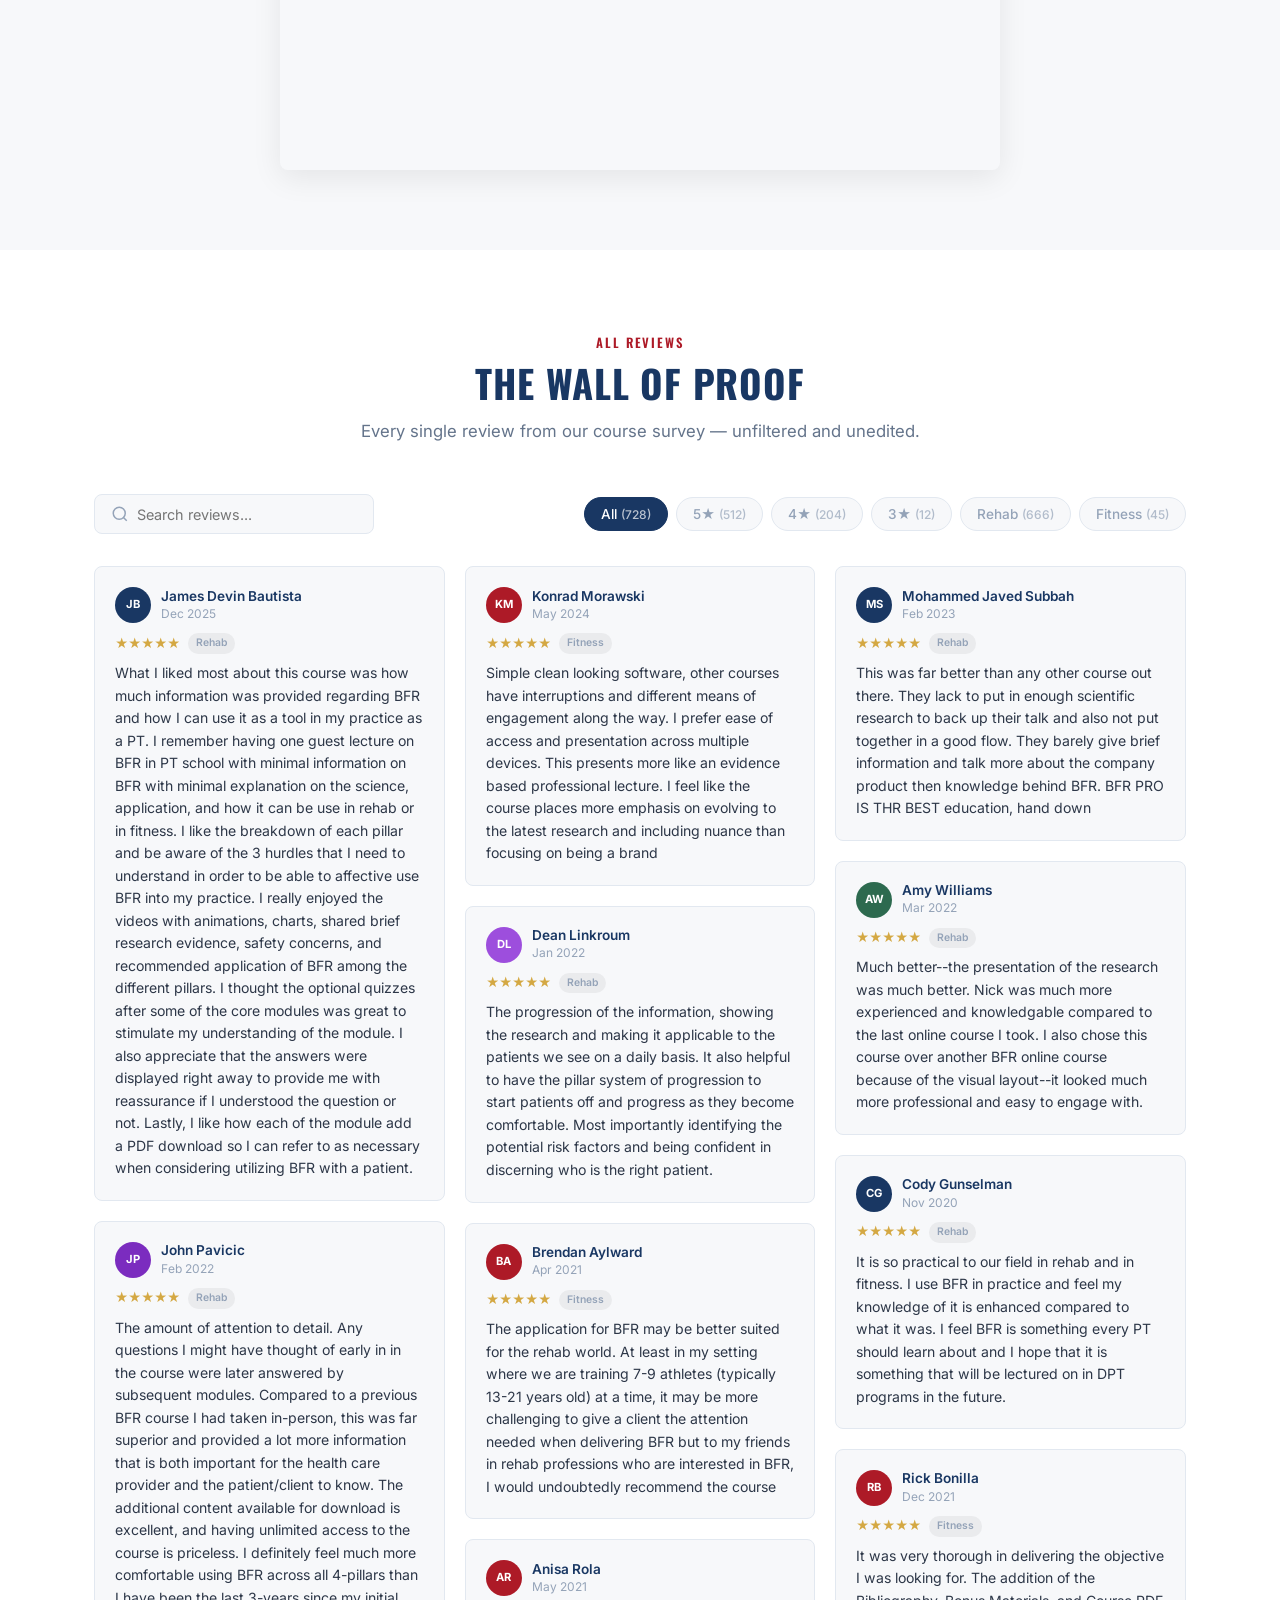
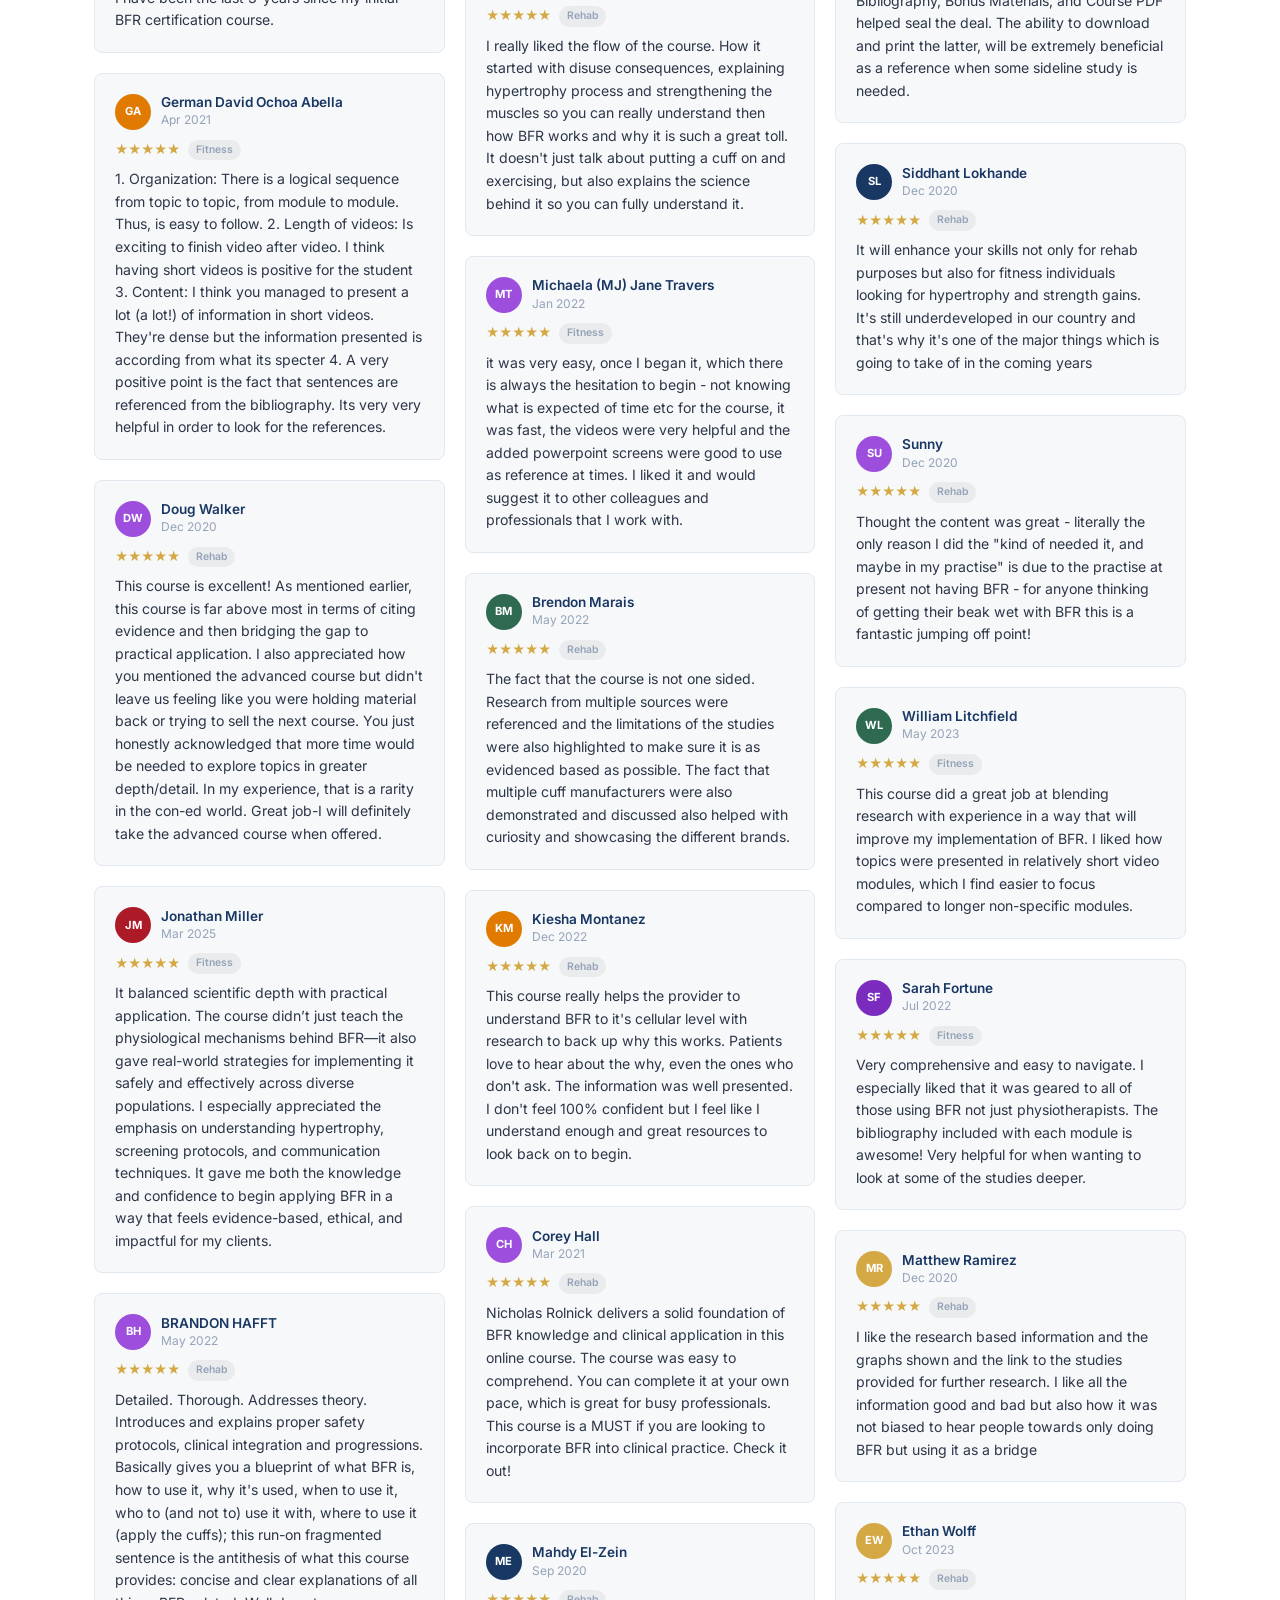
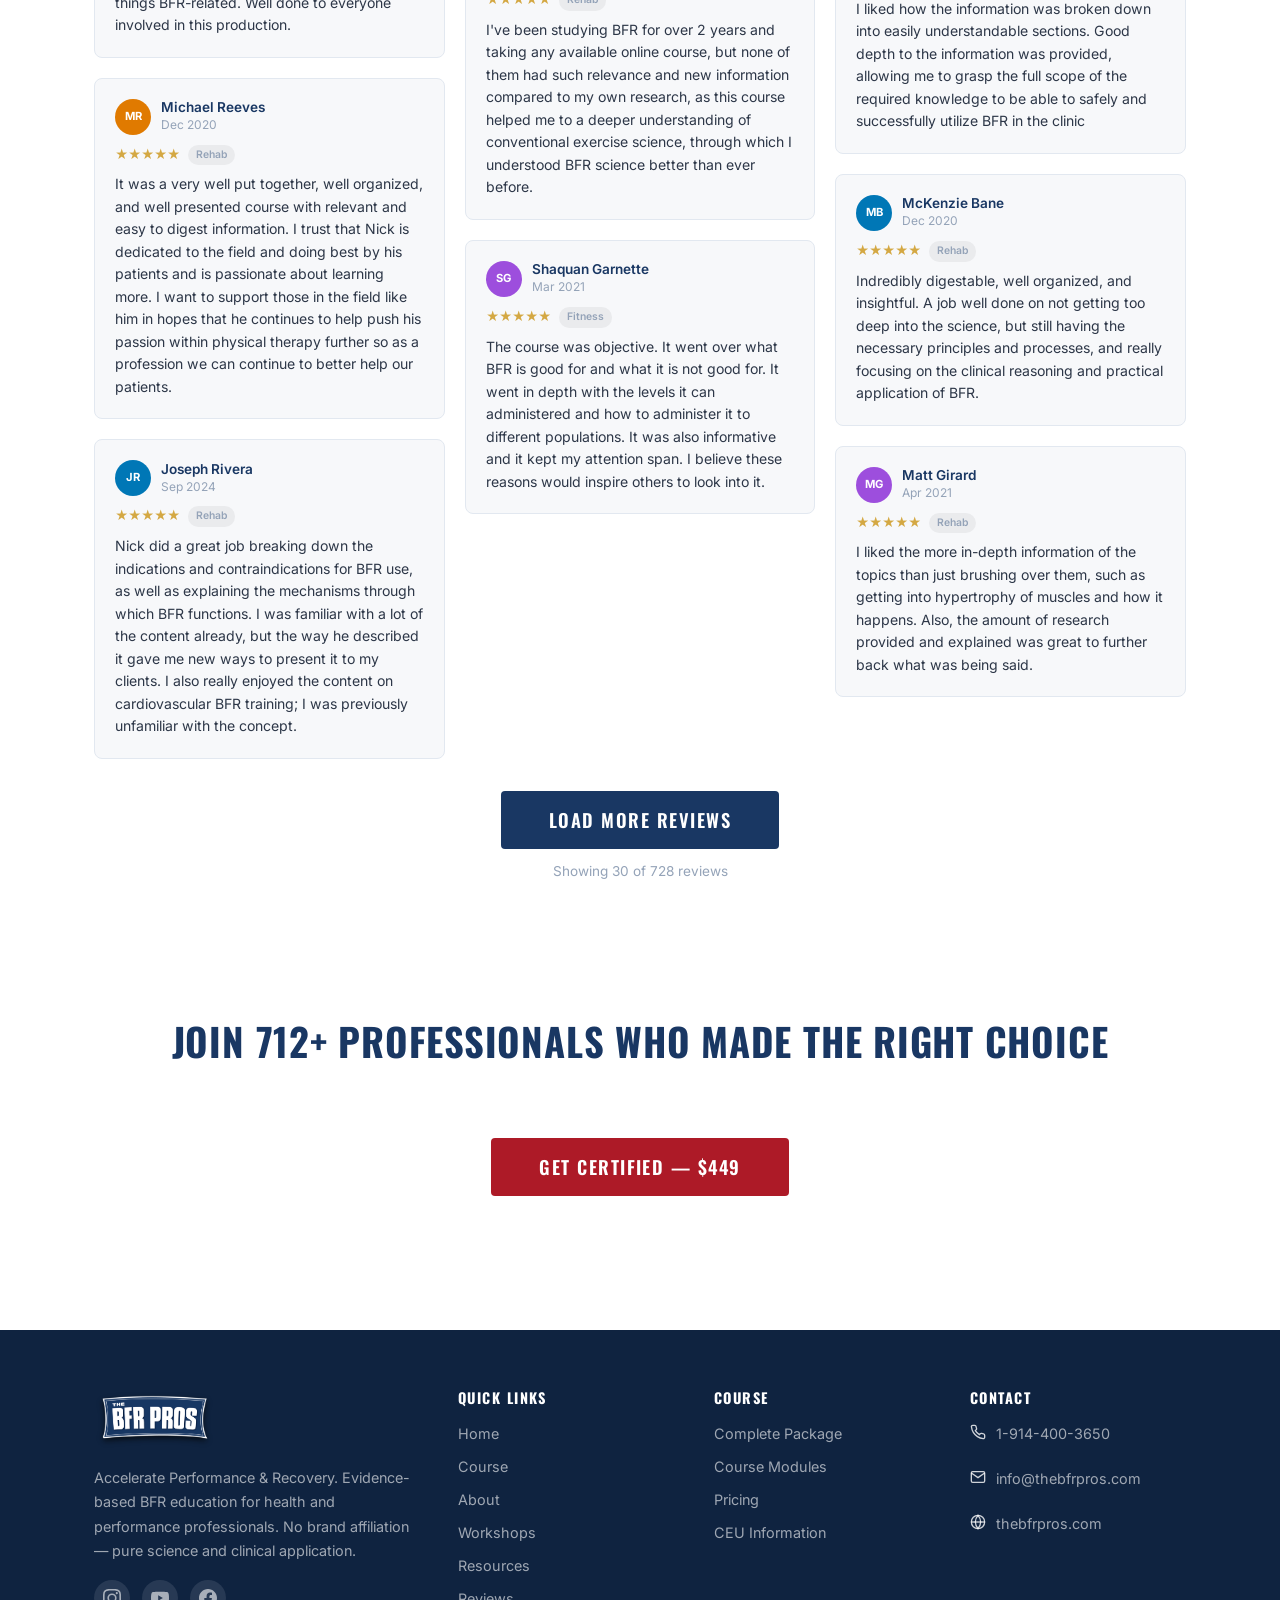
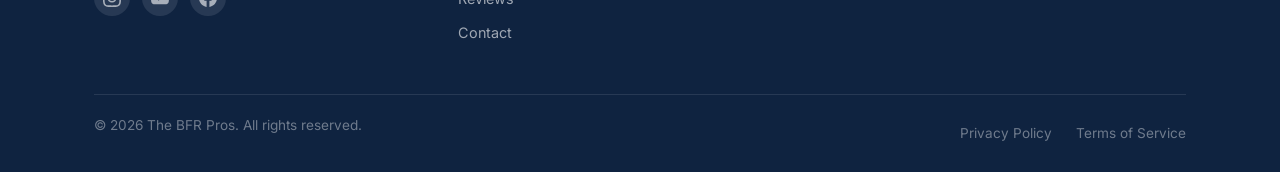
<file: reviews.html>
<!DOCTYPE html>
<html lang="en">
<head>
    <meta charset="UTF-8">
    <meta name="viewport" content="width=device-width, initial-scale=1.0">
    <title>Reviews &amp; Testimonials | The BFR Pros</title>
    <meta name="description" content="Read 712+ reviews from physical therapists, athletic trainers, and strength coaches who completed The BFR Pros certification. 4.7 out of 5 stars.">
    <link rel="preconnect" href="https://fonts.googleapis.com">
    <link href="https://fonts.googleapis.com/css2?family=Oswald:wght@400;500;600;700&family=Inter:wght@400;500;600;700&display=swap" rel="stylesheet">
    <link rel="stylesheet" href="styles.css">
</head>
<body>

<!-- HEADER -->
<header class="header" id="header">
    <div class="container">
        <a href="index.html" class="header-logo">
            <img src="images/logos/logo.png" alt="The BFR Pros">
        </a>
        <nav class="nav" id="nav">
            <a href="index.html" class="nav-link">Home</a>
            <a href="course.html" class="nav-link">Course</a>
            <a href="about.html" class="nav-link">About</a>
            <a href="workshops.html" class="nav-link">Workshops</a>
            <a href="resources.html" class="nav-link">Resources</a>
            <a href="reviews.html" class="nav-link active">Reviews</a>
            <a href="contact.html" class="nav-link">Contact</a>
            <a href="course.html" class="btn btn-red btn-sm" style="display:none;">Get Started</a>
        </nav>
        <a href="course.html" class="header-cta btn btn-red btn-sm">Get Started</a>
        <button class="hamburger" id="hamburger" aria-label="Menu">
            <span></span><span></span><span></span>
        </button>
    </div>
</header>
<div class="nav-overlay" id="navOverlay"></div>

<!-- HERO STATS -->
<section class="reviews-hero">
    <div class="container" style="text-align: center;">
        <span class="section-label" style="color: var(--gold);">Don't Take Our Word For It</span>
        <h1 style="color: var(--white); margin-bottom: 12px;">Real Results From Real Professionals</h1>
        <p style="color: rgba(255,255,255,0.7); max-width: 600px; margin: 0 auto 40px; font-size: 1.1rem;">See what 712+ physical therapists, athletic trainers, and strength coaches say about The BFR Pros certification.</p>
        <div class="reviews-stats">
            <div class="reviews-stat-card">
                <div class="reviews-stat-number">4.7</div>
                <div class="reviews-stat-stars">&#9733;&#9733;&#9733;&#9733;&#9733;</div>
                <div class="reviews-stat-label">Average Rating</div>
            </div>
            <div class="reviews-stat-card">
                <div class="reviews-stat-number">712+</div>
                <div class="reviews-stat-label">Verified Reviews</div>
            </div>
            <div class="reviews-stat-card">
                <div class="reviews-stat-number">97%</div>
                <div class="reviews-stat-label">Would Recommend</div>
            </div>
            <div class="reviews-stat-card">
                <div class="reviews-stat-number">92%</div>
                <div class="reviews-stat-label">Rehab Professionals</div>
            </div>
        </div>
    </div>
</section>

<!-- FEATURED TESTIMONIALS -->
<section class="bg-white fade-in">
    <div class="container">
        <div class="section-header">
            <span class="section-label">Featured</span>
            <h2>Spotlight Reviews</h2>
        </div>

        <div class="featured-testimonials">
            <div class="featured-testimonial-card">
                <div class="featured-testimonial-header">
                    <img src="images/testimonials/clinton-lee.jpeg" alt="Dr. Clinton H. Lee" class="featured-testimonial-photo">
                    <div>
                        <p class="featured-testimonial-name">Dr. Clinton H. Lee, PT, DPT, CSCS</p>
                        <p class="featured-testimonial-role">Owner, PhysioStrength</p>
                        <div class="featured-testimonial-stars">&#9733;&#9733;&#9733;&#9733;&#9733;</div>
                    </div>
                </div>
                <p class="featured-testimonial-text">Chose BFR Pros over Owens Recovery Science &amp; Smart Tools because of how they stay up-to-date with emerging research. The content is thorough, practical, and immediately applicable.</p>
                <span class="featured-testimonial-badge">Rehab Professional</span>
            </div>
            <div class="featured-testimonial-card">
                <div class="featured-testimonial-header">
                    <img src="images/testimonials/brian-whyte.jpeg" alt="Dr. Brian D Whyte" class="featured-testimonial-photo">
                    <div>
                        <p class="featured-testimonial-name">Dr. Brian D Whyte DPT, CLT, CSCS</p>
                        <p class="featured-testimonial-role">Owner, Perfusion Point Therapy</p>
                        <div class="featured-testimonial-stars">&#9733;&#9733;&#9733;&#9733;&#9733;</div>
                    </div>
                </div>
                <p class="featured-testimonial-text">Gained a sound knowledge base for implementing BFR and understanding when it's best utilized. The course structure makes complex concepts accessible.</p>
                <span class="featured-testimonial-badge">Rehab Professional</span>
            </div>
            <div class="featured-testimonial-card">
                <div class="featured-testimonial-header">
                    <img src="images/testimonials/benjamin-toderico.jpeg" alt="Benjamin Toderico" class="featured-testimonial-photo">
                    <div>
                        <p class="featured-testimonial-name">Benjamin Toderico MS, CSCS</p>
                        <p class="featured-testimonial-role">Owner, BT Fitness LLC</p>
                        <div class="featured-testimonial-stars">&#9733;&#9733;&#9733;&#9733;&#9733;</div>
                    </div>
                </div>
                <p class="featured-testimonial-text">Did thorough research before choosing BFR Pros &mdash; and I'm so glad I did. The combination of research depth and clinical insight is unmatched in BFR education.</p>
                <span class="featured-testimonial-badge">Fitness Professional</span>
            </div>
        </div>
    </div>
</section>

<!-- VIDEO TESTIMONIAL -->
<section class="bg-light fade-in">
    <div class="container" style="text-align: center;">
        <div class="section-header">
            <span class="section-label">Video Testimonial</span>
            <h2>Hear It Firsthand</h2>
        </div>
        <div style="max-width: 720px; margin: 0 auto;">
            <div class="video-embed">
                <iframe src="https://www.veed.io/embed/447b2350-3678-4c64-b638-727760e4534f?watermark=0&color=blue&sharing=0&title=0" title="Introduction to BFR Training Course Testimonial" webkitallowfullscreen mozallowfullscreen allowfullscreen></iframe>
            </div>
        </div>
    </div>
</section>

<!-- REVIEW WALL -->
<section class="bg-white" style="padding-bottom: 40px;">
    <div class="container">
        <div class="section-header">
            <span class="section-label">All Reviews</span>
            <h2>The Wall of Proof</h2>
            <p>Every single review from our course survey — unfiltered and unedited.</p>
        </div>

        <!-- FILTERS -->
        <div class="review-filters">
            <div class="review-search">
                <svg width="18" height="18" viewBox="0 0 24 24" fill="none" stroke="currentColor" stroke-width="2"><circle cx="11" cy="11" r="8"/><line x1="21" y1="21" x2="16.65" y2="16.65"/></svg>
                <input type="text" id="reviewSearch" placeholder="Search reviews..." class="review-search-input">
            </div>
            <div class="review-filter-buttons">
                <button class="review-filter-btn active" data-filter="all">All <span id="countAll"></span></button>
                <button class="review-filter-btn" data-filter="5">5&#9733; <span id="count5"></span></button>
                <button class="review-filter-btn" data-filter="4">4&#9733; <span id="count4"></span></button>
                <button class="review-filter-btn" data-filter="3">3&#9733; <span id="count3"></span></button>
                <button class="review-filter-btn" data-filter="rehab">Rehab <span id="countRehab"></span></button>
                <button class="review-filter-btn" data-filter="fitness">Fitness <span id="countFitness"></span></button>
            </div>
        </div>

        <!-- REVIEW GRID -->
        <div class="review-wall" id="reviewWall"></div>

        <!-- LOAD MORE -->
        <div style="text-align: center; margin-top: 32px;">
            <button class="btn btn-navy btn-lg" id="loadMore" style="display: none;">Load More Reviews</button>
            <p class="review-showing" id="reviewShowing"></p>
        </div>
    </div>
</section>

<!-- CTA -->
<section class="cta fade-in">
    <div class="container" style="text-align: center;">
        <h2>Join 712+ Professionals Who Made the Right Choice</h2>
        <p style="max-width: 600px; margin: 0 auto 24px; color: rgba(255,255,255,0.8);">Become a certified BFR Provider with the most reviewed BFR course in the industry.</p>
        <a href="course.html#pricing" class="btn btn-red btn-lg">Get Certified — $449</a>
        <p style="margin-top: 16px; font-size: 0.85rem; color: rgba(255,255,255,0.5);">30-day money-back guarantee &bull; 11.75 CEUs &bull; Lifetime access</p>
    </div>
</section>

<!-- FOOTER -->
<footer class="footer">
    <div class="container">
        <div class="footer-grid">
            <div class="footer-col">
                <img src="images/logos/logo-name.png" alt="The BFR Pros" class="footer-logo">
                <p class="footer-about">Accelerate Performance & Recovery. Evidence-based BFR education for health and performance professionals. No brand affiliation &mdash; pure science and clinical application.</p>
                <div class="footer-social">
                    <a href="https://www.instagram.com/thehpm/" aria-label="Instagram">
                        <svg width="18" height="18" viewBox="0 0 24 24" fill="currentColor"><path d="M12 2.163c3.204 0 3.584.012 4.85.07 3.252.148 4.771 1.691 4.919 4.919.058 1.265.069 1.645.069 4.849 0 3.205-.012 3.584-.069 4.849-.149 3.225-1.664 4.771-4.919 4.919-1.266.058-1.644.07-4.85.07-3.204 0-3.584-.012-4.849-.07-3.26-.149-4.771-1.699-4.919-4.92-.058-1.265-.07-1.644-.07-4.849 0-3.204.013-3.583.07-4.849.149-3.227 1.664-4.771 4.919-4.919 1.266-.057 1.645-.069 4.849-.069zM12 0C8.741 0 8.333.014 7.053.072 2.695.272.273 2.69.073 7.052.014 8.333 0 8.741 0 12c0 3.259.014 3.668.072 4.948.2 4.358 2.618 6.78 6.98 6.98C8.333 23.986 8.741 24 12 24c3.259 0 3.668-.014 4.948-.072 4.354-.2 6.782-2.618 6.979-6.98.059-1.28.073-1.689.073-4.948 0-3.259-.014-3.667-.072-4.947-.196-4.354-2.617-6.78-6.979-6.98C15.668.014 15.259 0 12 0zm0 5.838a6.162 6.162 0 100 12.324 6.162 6.162 0 000-12.324zM12 16a4 4 0 110-8 4 4 0 010 8zm6.406-11.845a1.44 1.44 0 100 2.881 1.44 1.44 0 000-2.881z"/></svg>
                    </a>
                    <a href="https://www.youtube.com/@The-BFR-Pros" aria-label="YouTube">
                        <svg width="18" height="18" viewBox="0 0 24 24" fill="currentColor"><path d="M23.498 6.186a3.016 3.016 0 00-2.122-2.136C19.505 3.545 12 3.545 12 3.545s-7.505 0-9.377.505A3.017 3.017 0 00.502 6.186C0 8.07 0 12 0 12s0 3.93.502 5.814a3.016 3.016 0 002.122 2.136c1.871.505 9.376.505 9.376.505s7.505 0 9.377-.505a3.015 3.015 0 002.122-2.136C24 15.93 24 12 24 12s0-3.93-.502-5.814zM9.545 15.568V8.432L15.818 12l-6.273 3.568z"/></svg>
                    </a>
                    <a href="https://www.facebook.com/thebfrpros/" aria-label="Facebook">
                        <svg width="18" height="18" viewBox="0 0 24 24" fill="currentColor"><path d="M24 12.073c0-6.627-5.373-12-12-12s-12 5.373-12 12c0 5.99 4.388 10.954 10.125 11.854v-8.385H7.078v-3.47h3.047V9.43c0-3.007 1.792-4.669 4.533-4.669 1.312 0 2.686.235 2.686.235v2.953H15.83c-1.491 0-1.956.925-1.956 1.874v2.25h3.328l-.532 3.47h-2.796v8.385C19.612 23.027 24 18.062 24 12.073z"/></svg>
                    </a>
                </div>
            </div>
            <div class="footer-col">
                <h4>Quick Links</h4>
                <a href="index.html">Home</a>
                <a href="course.html">Course</a>
                <a href="about.html">About</a>
                <a href="workshops.html">Workshops</a>
                <a href="resources.html">Resources</a>
                <a href="reviews.html">Reviews</a>
                <a href="contact.html">Contact</a>
            </div>
            <div class="footer-col">
                <h4>Course</h4>
                <a href="course.html">Complete Package</a>
                <a href="course.html#modules">Course Modules</a>
                <a href="course.html#pricing">Pricing</a>
                <a href="ceus.html">CEU Information</a>
            </div>
            <div class="footer-col">
                <h4>Contact</h4>
                <div class="footer-contact-item">
                    <svg width="16" height="16" viewBox="0 0 24 24" fill="none" stroke="currentColor" stroke-width="2"><path d="M22 16.92v3a2 2 0 01-2.18 2 19.79 19.79 0 01-8.63-3.07 19.5 19.5 0 01-6-6 19.79 19.79 0 01-3.07-8.67A2 2 0 014.11 2h3a2 2 0 012 1.72 12.84 12.84 0 00.7 2.81 2 2 0 01-.45 2.11L8.09 9.91a16 16 0 006 6l1.27-1.27a2 2 0 012.11-.45 12.84 12.84 0 002.81.7A2 2 0 0122 16.92z"/></svg>
                    <a href="tel:+19144003650">1-914-400-3650</a>
                </div>
                <div class="footer-contact-item">
                    <svg width="16" height="16" viewBox="0 0 24 24" fill="none" stroke="currentColor" stroke-width="2"><path d="M4 4h16c1.1 0 2 .9 2 2v12c0 1.1-.9 2-2 2H4c-1.1 0-2-.9-2-2V6c0-1.1.9-2 2-2z"/><polyline points="22,6 12,13 2,6"/></svg>
                    <a href="mailto:info@thebfrpros.com">info@thebfrpros.com</a>
                </div>
                <div class="footer-contact-item">
                    <svg width="16" height="16" viewBox="0 0 24 24" fill="none" stroke="currentColor" stroke-width="2"><circle cx="12" cy="12" r="10"/><line x1="2" y1="12" x2="22" y2="12"/><path d="M12 2a15.3 15.3 0 014 10 15.3 15.3 0 01-4 10 15.3 15.3 0 01-4-10 15.3 15.3 0 014-10z"/></svg>
                    <a href="https://thebfrpros.com" target="_blank">thebfrpros.com</a>
                </div>
            </div>
        </div>
        <div class="footer-bottom">
            <p>&copy; 2026 The BFR Pros. All rights reserved.</p>
            <div class="footer-legal">
                <a href="#">Privacy Policy</a>
                <a href="#">Terms of Service</a>
            </div>
        </div>
    </div>
</footer>

<script src="script.js"></script>
<script>
(function() {
    let allReviews = [];
    let filtered = [];
    let shown = 0;
    const PER_PAGE = 30;
    const wall = document.getElementById('reviewWall');
    const loadBtn = document.getElementById('loadMore');
    const showingEl = document.getElementById('reviewShowing');
    const searchInput = document.getElementById('reviewSearch');
    let currentFilter = 'all';

    function stars(n) {
        return '<span class="rw-stars">' + '&#9733;'.repeat(n) + '<span class="rw-stars-empty">' + '&#9733;'.repeat(5 - n) + '</span></span>';
    }

    function initials(name) {
        const parts = name.trim().split(/\s+/);
        if (parts.length >= 2) return (parts[0][0] + parts[parts.length - 1][0]).toUpperCase();
        return name.substring(0, 2).toUpperCase();
    }

    function avatarColor(name) {
        const colors = ['#AD1A27','#193763','#D4A843','#2d6a4f','#7b2cbf','#e07a00','#0077b6','#9d4edd'];
        let hash = 0;
        for (let i = 0; i < name.length; i++) hash = name.charCodeAt(i) + ((hash << 5) - hash);
        return colors[Math.abs(hash) % colors.length];
    }

    function createCard(r) {
        const card = document.createElement('div');
        card.className = 'rw-card';
        const profBadge = r.profession ? '<span class="rw-badge">' + r.profession.replace(' Professional', '') + '</span>' : '';
        const date = r.date ? new Date(r.date).toLocaleDateString('en-US', { year: 'numeric', month: 'short' }) : '';
        card.innerHTML =
            '<div class="rw-card-header">' +
                '<div class="rw-avatar" style="background:' + avatarColor(r.name) + '">' + initials(r.name) + '</div>' +
                '<div class="rw-author-info">' +
                    '<span class="rw-name">' + r.name + '</span>' +
                    (date ? '<span class="rw-date">' + date + '</span>' : '') +
                '</div>' +
            '</div>' +
            '<div class="rw-rating">' + stars(r.rating) + profBadge + '</div>' +
            '<p class="rw-text">' + r.text + '</p>';
        return card;
    }

    function renderBatch() {
        const end = Math.min(shown + PER_PAGE, filtered.length);
        for (let i = shown; i < end; i++) {
            wall.appendChild(createCard(filtered[i]));
        }
        shown = end;
        loadBtn.style.display = shown < filtered.length ? '' : 'none';
        showingEl.textContent = 'Showing ' + shown + ' of ' + filtered.length + ' reviews';
    }

    function applyFilters() {
        const query = searchInput.value.toLowerCase().trim();
        filtered = allReviews.filter(function(r) {
            if (currentFilter === '5' && r.rating !== 5) return false;
            if (currentFilter === '4' && r.rating !== 4) return false;
            if (currentFilter === '3' && r.rating > 3) return false;
            if (currentFilter === 'rehab' && r.profession !== 'Rehab Professional') return false;
            if (currentFilter === 'fitness' && r.profession !== 'Fitness Professional') return false;
            if (query && r.text.toLowerCase().indexOf(query) === -1 && r.name.toLowerCase().indexOf(query) === -1) return false;
            return true;
        });
        wall.innerHTML = '';
        shown = 0;
        renderBatch();
    }

    function updateCounts() {
        document.getElementById('countAll').textContent = '(' + allReviews.length + ')';
        document.getElementById('count5').textContent = '(' + allReviews.filter(function(r){return r.rating===5}).length + ')';
        document.getElementById('count4').textContent = '(' + allReviews.filter(function(r){return r.rating===4}).length + ')';
        document.getElementById('count3').textContent = '(' + allReviews.filter(function(r){return r.rating<=3}).length + ')';
        document.getElementById('countRehab').textContent = '(' + allReviews.filter(function(r){return r.profession==='Rehab Professional'}).length + ')';
        document.getElementById('countFitness').textContent = '(' + allReviews.filter(function(r){return r.profession==='Fitness Professional'}).length + ')';
    }

    // Filter buttons
    document.querySelectorAll('.review-filter-btn').forEach(function(btn) {
        btn.addEventListener('click', function() {
            document.querySelectorAll('.review-filter-btn').forEach(function(b){b.classList.remove('active')});
            btn.classList.add('active');
            currentFilter = btn.dataset.filter;
            applyFilters();
        });
    });

    // Search
    let searchTimer;
    searchInput.addEventListener('input', function() {
        clearTimeout(searchTimer);
        searchTimer = setTimeout(applyFilters, 300);
    });

    // Load more
    loadBtn.addEventListener('click', renderBatch);

    // Load reviews — try fetch first (works on server), fall back to embedded data
    function initReviews(data) {
        allReviews = data;
        filtered = data;
        updateCounts();
        renderBatch();
    }

    fetch('reviews-data.json')
        .then(function(res) { return res.json(); })
        .then(initReviews)
        .catch(function() {
            // Fallback: load from embedded script tag (for local file:// viewing)
            var el = document.getElementById('reviewsDataEmbed');
            if (el) initReviews(JSON.parse(el.textContent));
        });
})();
</script>

<script type="application/json" id="reviewsDataEmbed">[{"name":"James Devin Bautista","rating":5,"text":"What I liked most about this course was how much information was provided regarding BFR and how I can use it as a tool in my practice as a PT. I remember having one guest lecture on BFR in PT school with minimal information on BFR with minimal explanation on the science, application, and how it can be use in rehab or in fitness. I like the breakdown of each pillar and be aware of the 3 hurdles that I need to understand in order to be able to affective use BFR into my practice.\n\nI really enjoyed the videos with animations, charts, shared brief research evidence, safety concerns, and recommended application of BFR among the different pillars. I thought the optional quizzes after some of the core modules was great to stimulate my understanding of the module. I also appreciate that the answers were displayed right away to provide me with reassurance if I understood the question or not. Lastly, I like how each of the module add a PDF download so I can refer to as necessary when considering utilizing BFR with a patient.","profession":"Rehab Professional","recommend":10,"date":"2025-12-05","value_rating":5},{"name":"John Pavicic","rating":5,"text":"The amount of attention to detail. Any questions I might have thought of early in in the course were later answered by subsequent modules. Compared to a previous BFR course I had taken in-person, this was far superior and provided a lot more information that is both important for the health care provider and the patient/client to know. The additional content available for download is excellent, and having unlimited access to the course is priceless. I definitely feel much more comfortable using BFR across all 4-pillars than I have been the last 3-years since my initial BFR certification course.","profession":"Rehab Professional","recommend":10,"date":"2022-02-07","value_rating":5},{"name":"German David Ochoa Abella","rating":5,"text":"1. Organization: There is a logical sequence from topic to topic, from module to module. Thus, is easy to follow. \n\n2. Length of videos: Is exciting to finish video after video. I think  having short videos is positive for the student\n\n3. Content: I think you managed to present a lot (a lot!) of information in short videos. They're dense but the information presented is according from what its specter \n\n4. A very positive point is the fact that sentences are referenced from the bibliography. Its very very helpful in order to look for the references.","profession":"Fitness Professional","recommend":8,"date":"2021-04-13","value_rating":4},{"name":"Doug Walker","rating":5,"text":"This course is excellent! As mentioned earlier, this course is far above most in terms of citing evidence and then bridging the gap to practical application. I also appreciated how you mentioned the advanced course but didn't leave us feeling like you were holding material back or trying to sell the next course. You just honestly acknowledged that more time would be needed to explore topics in greater depth/detail. In my experience, that is a rarity in the con-ed world. Great job-I will definitely take the advanced course when offered.","profession":"Rehab Professional","recommend":10,"date":"2020-12-21","value_rating":5},{"name":"Jonathan Miller","rating":5,"text":"It balanced scientific depth with practical application. The course didn\u2019t just teach the physiological mechanisms behind BFR\u2014it also gave real-world strategies for implementing it safely and effectively across diverse populations. I especially appreciated the emphasis on understanding hypertrophy, screening protocols, and communication techniques. It gave me both the knowledge and confidence to begin applying BFR in a way that feels evidence-based, ethical, and impactful for my clients.","profession":"Fitness Professional","recommend":10,"date":"2025-03-31","value_rating":5},{"name":"BRANDON HAFFT","rating":5,"text":"Detailed. Thorough. Addresses theory. Introduces and explains proper safety protocols, clinical integration and progressions. Basically gives you a blueprint of what BFR is, how to use it, why it's used, when to use it, who to (and not to) use it with, where to use it (apply the cuffs); this run-on fragmented sentence is the antithesis of what this course provides: concise and clear explanations of all things BFR-related. Well done to everyone involved in this production.","profession":"Rehab Professional","recommend":10,"date":"2022-05-07","value_rating":5},{"name":"Michael Reeves","rating":5,"text":"It was a very well put together, well organized, and well presented course with relevant and easy to digest information. I trust that Nick is dedicated to the field and doing best by his patients and is passionate about learning more. I want to support those in the field like him in hopes that he continues to help push his passion within physical therapy further so as a profession we can continue to better help our patients.","profession":"Rehab Professional","recommend":10,"date":"2020-12-09","value_rating":5},{"name":"Joseph Rivera","rating":5,"text":"Nick did a great job breaking down the indications and contraindications for BFR use, as well as explaining the mechanisms through which BFR functions. I was familiar with a lot of the content already, but the way he described it gave me new ways to present it to my clients. I also really enjoyed the content on cardiovascular BFR training; I was previously unfamiliar with the concept.","profession":"Rehab Professional","recommend":10,"date":"2024-09-20","value_rating":5},{"name":"Konrad Morawski","rating":5,"text":"Simple clean looking software, other courses have interruptions and different means of engagement along the way. I prefer ease of access and presentation across multiple devices. This presents more like an evidence based professional lecture. I feel like the course places more emphasis on evolving to the latest research and including nuance than focusing on being a brand","profession":"Fitness Professional","recommend":10,"date":"2024-05-01","value_rating":5},{"name":"Dean Linkroum","rating":5,"text":"The progression of the information, showing the research and making it applicable to the patients we see on a daily basis. It also helpful to have the pillar system of progression to start patients off and progress as they become comfortable. Most importantly identifying the potential risk factors and being confident in discerning who is the right patient.","profession":"Rehab Professional","recommend":9,"date":"2022-01-27","value_rating":5},{"name":"Brendan Aylward","rating":5,"text":"The application for BFR may be better suited for the rehab world. At least in my setting where we are training 7-9 athletes (typically 13-21 years old) at a time, it may be more challenging to give a client the attention needed when delivering BFR but to my friends in rehab professions who are interested in BFR, I would undoubtedly recommend the course","profession":"Fitness Professional","recommend":9,"date":"2021-04-07","value_rating":5},{"name":"Anisa Rola","rating":5,"text":"I really liked the flow of the course. How it started with disuse consequences, explaining hypertrophy process and strengthening the muscles so you can really understand then how BFR works and why it is such a great toll. It doesn't just talk about putting a cuff on and exercising, but also explains the science behind it so you can fully understand it.","profession":"Rehab Professional","recommend":10,"date":"2021-05-30","value_rating":5},{"name":"Michaela (MJ) Jane Travers","rating":5,"text":"it was very easy, once I began it, which there is always the hesitation to begin - not knowing what is expected of time etc for the course, it was fast, the videos were very helpful and the added powerpoint screens were good to use as reference at times. I liked it and would suggest it to other colleagues and professionals that I work with.","profession":"Fitness Professional","recommend":10,"date":"2022-01-20","value_rating":5},{"name":"Brendon Marais","rating":5,"text":"The fact that the course is not one sided. Research from multiple sources were referenced and the limitations of the studies were also highlighted to make sure it is as evidenced based as possible. The fact that multiple cuff manufacturers were also demonstrated and discussed also helped with curiosity and showcasing the different brands.","profession":"Rehab Professional","recommend":10,"date":"2022-05-10","value_rating":5},{"name":"Kiesha Montanez","rating":5,"text":"This course really helps the provider to understand BFR to it's cellular level with research to back up why this works. Patients love to hear about the why, even the ones who don't ask. The information was well presented. I don't feel 100% confident but I feel like I understand enough and great resources to look back on to begin.","profession":"Rehab Professional","recommend":10,"date":"2022-12-29","value_rating":5},{"name":"Corey Hall","rating":5,"text":"Nicholas Rolnick delivers a solid foundation of BFR knowledge and clinical application in this online course. The course was easy to comprehend. You can complete it at your own pace, which is great for busy professionals. This course is a MUST if you are looking to incorporate BFR into clinical practice. Check it out!","profession":"Rehab Professional","recommend":10,"date":"2021-03-16","value_rating":5},{"name":"Mahdy El-Zein","rating":5,"text":"I've been studying BFR for over 2 years and taking any available online course, but none of them had such relevance and new information compared to my own research, as this course helped me to a deeper understanding of conventional exercise science, through which I understood BFR science better than ever before.","profession":"Rehab Professional","recommend":10,"date":"2020-09-24","value_rating":5},{"name":"Shaquan Garnette","rating":5,"text":"The course was objective. It went over what BFR is good for and what it is not good for. It went in depth with the levels it can administered and how to administer it to different populations. It was also informative and it kept my attention span. I believe these reasons would inspire others to look into it.","profession":"Fitness Professional","recommend":10,"date":"2021-03-18","value_rating":5},{"name":"Mohammed Javed Subbah","rating":5,"text":"This was far better than any other course out there. They lack to put in enough scientific research to back up their talk and also not put together in a good flow. They barely give brief information and talk more about the company product then knowledge behind BFR. BFR PRO IS THR BEST education, hand down","profession":"Rehab Professional","recommend":10,"date":"2023-02-11","value_rating":5},{"name":"Amy Williams","rating":5,"text":"Much better--the presentation of the research was much better. Nick was much more experienced and knowledgable compared to the last online course I took. I also chose this course over another BFR online course because of the visual layout--it looked much more professional and easy to engage with.","profession":"Rehab Professional","recommend":10,"date":"2022-03-11","value_rating":5},{"name":"Cody Gunselman","rating":5,"text":"It is so practical to our field in rehab and in fitness. I use BFR in practice and feel my knowledge of it is enhanced compared to what it was. I feel BFR is something every PT should learn about and I hope that it is something that will be lectured on in DPT programs in the future.","profession":"Rehab Professional","recommend":10,"date":"2020-11-29","value_rating":5},{"name":"Rick Bonilla","rating":5,"text":"It was very thorough in delivering the objective I was looking for.  The addition of the Bibliography, Bonus Materials, and Course PDF helped seal the deal.  The ability to download and print the latter, will be extremely beneficial as a reference when some sideline study is needed.","profession":"Fitness Professional","recommend":10,"date":"2021-12-03","value_rating":5},{"name":"Siddhant Lokhande","rating":5,"text":"It will enhance your skills not only for rehab purposes but also for fitness individuals looking for hypertrophy and strength gains. It's still underdeveloped in our country and that's why it's one of the major things which is going to take of in the coming years","profession":"Rehab Professional","recommend":9,"date":"2020-12-28","value_rating":5},{"name":"Sunny","rating":5,"text":"Thought the content was great - literally the only reason I did the \"kind of needed it, and maybe in my practise\" is due to the practise at present not having BFR - for anyone thinking of getting their beak wet with BFR this is a fantastic jumping off point!","profession":"Rehab Professional","recommend":10,"date":"2020-12-13","value_rating":5},{"name":"William Litchfield","rating":5,"text":"This course did a great job at blending research with experience in a way that will improve my implementation of BFR. I liked how topics were presented in relatively short video modules, which I find easier to focus compared to longer non-specific modules.","profession":"Fitness Professional","recommend":10,"date":"2023-05-24","value_rating":5},{"name":"Sarah Fortune","rating":5,"text":"Very comprehensive and easy to navigate. I especially liked that it was geared to all of those using BFR not just physiotherapists. The bibliography included with each module is awesome! Very helpful for when wanting to look at some of the studies deeper.","profession":"Fitness Professional","recommend":10,"date":"2022-07-30","value_rating":5},{"name":"Matthew Ramirez","rating":5,"text":"I like the research based information and the graphs shown and the link to the studies provided for further research. I like all the information good and bad but also how it was not biased to hear people towards only doing BFR but using it as a bridge","profession":"Rehab Professional","recommend":10,"date":"2020-12-08","value_rating":5},{"name":"Ethan Wolff","rating":5,"text":"I liked how the information was broken down into easily understandable sections. Good depth to the information was provided, allowing me to grasp the full scope of the required knowledge to be able to safely and successfully utilize BFR in the clinic","profession":"Rehab Professional","recommend":10,"date":"2023-10-09","value_rating":5},{"name":"McKenzie Bane","rating":5,"text":"Indredibly digestable, well organized, and insightful.\nA job well done on not getting too deep into the science, but still having the necessary principles and processes, and really focusing on the clinical reasoning and practical application of BFR.","profession":"Rehab Professional","recommend":10,"date":"2020-12-19","value_rating":5},{"name":"Matt Girard","rating":5,"text":"I liked the more in-depth information of the topics than just brushing over them, such as getting into hypertrophy of muscles and how it happens. Also, the amount of research provided and explained was great to further back what was being said.","profession":"Rehab Professional","recommend":9,"date":"2021-04-09","value_rating":5},{"name":"Piro Aleksi","rating":5,"text":"The fact that prior knowledge of the science behind injuries, hypertrophy etc was not taken for granted and there were modules that explained adequately the background behind why BFR is essential prior to explaining how BFR is implemented.","profession":"Rehab Professional","recommend":8,"date":"2022-02-19","value_rating":5},{"name":"Chikere McIntosh","rating":5,"text":"The information presented is explained clearly and in an easy to follow format. I think it could be beneficial for rehab therapists at any point in their careers, because of how widely applicable it is which is stressed in the course.","profession":"Rehab Professional","recommend":8,"date":"2021-10-12","value_rating":5},{"name":"Josiah Leung","rating":5,"text":"The research is presented in a more cohesive and thoughtful way compared to the Smart Tools course. Unfortunately there is just no way to practice BFR usage in a virtual course so as a supplemental course for myself it was perfect!","profession":"Rehab Professional","recommend":10,"date":"2021-12-10","value_rating":5},{"name":"Jacob Alexsuk","rating":5,"text":"It aapplies real life use, guidelines for use, guidelines for screening for use, safe practice with BFR, and supports the use of BFR with evidence based practice while developing a practical method of use for patients and clients.","profession":"Rehab Professional","recommend":9,"date":"2023-05-29","value_rating":4},{"name":"Jared Scoville","rating":5,"text":"this was in the top 5- really impressed by the attention to detail & knowledge on the research. left me wanting to learn more on BFR and go back and start reading through the journal articles one-by-one each week. thanks so much!","profession":"Rehab Professional","recommend":10,"date":"2021-11-01","value_rating":5},{"name":"Rylie Velez","rating":5,"text":"It was very thorough. It felt like all the information was in one place; I could understand it despite having no previous exposure to BFR. I think many other courses are less evidence based and require more background knowledge.","profession":"Rehab Professional","recommend":10,"date":"2025-04-10","value_rating":5},{"name":"Jean-Sebastien Hartell","rating":5,"text":"I loved it - I have a busy work and life schedule and so I appreciated being able to come and go as I needed. Breaking it up into modules was great. The online platform was excellent and bug free, making for a smooth process.","profession":"Rehab Professional","recommend":10,"date":"2021-06-16","value_rating":5},{"name":"Tiago Dias","rating":5,"text":"It's the first time I do an online couse that is not \"in sync/live\" with a class and teacher via videocall. I liked this format a lot because it allowed for a slower progression at the pace I wanted compared to other courses","profession":"Rehab Professional","recommend":10,"date":"2025-02-25","value_rating":5},{"name":"Garrett Neill","rating":5,"text":"I strongly believe this is a great intro into BFR.  It gives great guidelines, protocols, and covers the science & safety.  Anyone interested in BFR should start here and they'll be more than comfortable using it afterward.","profession":"Rehab Professional","recommend":10,"date":"2021-06-11","value_rating":5},{"name":"Nicolas Carrasco","rating":5,"text":"it was a really enjoyable course, with easy to digest information. I think the main points around BFR were perfectly discussed, instead of some other courses that go on and on with info that it's not even that relevant","profession":"Rehab Professional","recommend":10,"date":"2024-02-08","value_rating":5},{"name":"Bryce Wong","rating":5,"text":"The layout of the course was efficient. Quality of information presented in a digestable way. Clear indications and contraindiciations. The \"Pillars\" concept was a great layout of how BFR is progressed and regressed.","profession":"Rehab Professional","recommend":9,"date":"2023-05-08","value_rating":4},{"name":"David McClure","rating":5,"text":"Delivered in a professional manner that covered the topic in a comprehensive manner.  Felt the topic was covered in an detailed manner in order to prepare individuals planning to participate in the upcoming course.","profession":"Rehab Professional","recommend":10,"date":"2022-06-07","value_rating":5},{"name":"Matthew D'Elia","rating":5,"text":"In-depth and easy to follow for all intelligent-types. Rehab and fitness professionals can take this together without worrying about lack of information or feeling like there's need for more in-depth information.","profession":"Rehab Professional","recommend":10,"date":"2021-02-21","value_rating":5},{"name":"Ghilene Joseph","rating":5,"text":"Because BFR is an up and coming modality that they are implementing in the clinic I am currently working in. I would recommend the course to other co workers so they are able to use the technology safely as well.","profession":"Rehab Professional","recommend":10,"date":"2022-07-07","value_rating":5},{"name":"Evan O'Brien","rating":5,"text":"Plenty of detail and in depth explanations of reasonings behind the theory and implementation of BFR. Post video questions were thought provoking and challenging to reinforce information and promote retention.","profession":"Rehab Professional","recommend":9,"date":"2024-03-08","value_rating":4},{"name":"Christopher Thomas","rating":5,"text":"It was great to learn something new that is cutting edge that I can apply to a good portion of my caseload.  After 20 + years of practice I dont always find this much great new information in an online course","profession":"Rehab Professional","recommend":10,"date":"2024-06-07","value_rating":5},{"name":"Nicole Gilbert","rating":5,"text":"It was comparable. Having the speaker in the background or a smaller box in the corner may improve the listeners attention on the slides and material by having that information as the forefront of the image","profession":"Rehab Professional","recommend":9,"date":"2024-01-12","value_rating":4},{"name":"Luis Alberto Cousi\u00f1o Guerraty","rating":5,"text":"I did a certification on BFR in 2019 and this course was more complete and dives deeper into key concepts and applications. And much more updated and really concerned on being as most pedagogic as possibly","profession":"Rehab Professional","recommend":10,"date":"2023-02-21","value_rating":5},{"name":"Martin Whitaker","rating":5,"text":"Online training courses can be challenging to my concentration span - what I really liked about this was it's broken down into small chunks, even the longer lessons are broken down into manageable chunks","profession":"Fitness Professional","recommend":10,"date":"2021-07-11","value_rating":5},{"name":"Eric Broadworth","rating":5,"text":"I enjoyed the in depth explanation and the science behind BFR. I found that it was extremely useful in understanding how and why BFR works and is so beneficial and how to implement it into patient care.","profession":"Rehab Professional","recommend":10,"date":"2021-06-01","value_rating":5},{"name":"Michael Peysaknov","rating":5,"text":"I was able to complete this course on my own time and at my own pace! I really enjoyed the mini-quizzes at the end of each module in order to track my progress and ensure that I understood the content!","profession":"Rehab Professional","recommend":10,"date":"2022-01-09","value_rating":5},{"name":"Riccardo Raccagni","rating":5,"text":"The on-demand organisation of the course is very common. I like the division in modules, especially the 3 pillars that have helped me the use of BFR in different situations and with different goals.","profession":"Rehab Professional","recommend":8,"date":"2022-08-23","value_rating":4},{"name":"Evan Ameluxen-Coleman","rating":5,"text":"I think it's a good way to review the why, how, and who for rehab patients. I have some peers who are not aware of BFR  and it's benefits so this would be a good way to expose them to it's benefits.","profession":"Rehab Professional","recommend":10,"date":"2023-12-31","value_rating":5},{"name":"Anthony Walsh","rating":5,"text":"The breakdown of explaining the science and implementation of BFR, including subcategories for each. Communication skills were great as the information was easy to comprehend and follow along.","profession":"Rehab Professional","recommend":10,"date":"2022-06-17","value_rating":4},{"name":"Mark V Lombardi","rating":5,"text":"Content, and the manner the material is presented. I believe that Nick does a fantastic job in presenting, explaining and providing valuable insight into the application, and safe use of BFR.","profession":"Rehab Professional","recommend":10,"date":"2023-04-23","value_rating":5},{"name":"Ryan","rating":5,"text":"Comprehensive review of existing practice, didn't feel like it was \"drinking the kool-aid\". Presented BFR as a \"tool\", and not standard for everyone was exactly what I was hoping you'd say.","profession":"Rehab Professional","recommend":8,"date":"2020-10-07","value_rating":5},{"name":"Arran Nicholson","rating":5,"text":"Great level of content and detail. Good structure re: modules. I had a slight issue a couple of times with the 'complete and continue' function but resolved quickly when contacting the team","profession":"Rehab Professional","recommend":10,"date":"2024-09-25","value_rating":5},{"name":"Julia Rosenthal","rating":5,"text":"I understand the applications for BFR, basic science of using it, and populations that a need to apply it to with caution, all of which is valuable information that I can use clinically.","profession":null,"recommend":10,"date":"2020-09-16","value_rating":5},{"name":"Johan Arango Galvez","rating":5,"text":"Is long enough with the sibtantian content to start with BFR at least with health individuals in rehab for pain relief, prevent disuse and anabolic resistance post op and post injury.","profession":"Rehab Professional","recommend":10,"date":"2021-09-19","value_rating":5},{"name":"Stephanie Gil","rating":5,"text":"That I could complete this course on my time line and at my desired pace. I like the fact that I have access to all the PowerPoints if i need to refresh myself on certain information.","profession":"Rehab Professional","recommend":10,"date":"2022-10-08","value_rating":5},{"name":"Gina Harris","rating":5,"text":"It was good, but I think the teachable site needs work. Other platforms seem to work better. I do appreciate being able to download the PowerPoints and the overall content was useful.","profession":"Rehab Professional","recommend":8,"date":"2023-03-10","value_rating":4},{"name":"Jayna Badgero","rating":5,"text":"This one was more extensive and well-rounded than other online courses I have taken. The content also felt more applicable and it was presented in a passionate way, inspiring its use.","profession":"Rehab Professional","recommend":10,"date":"2025-04-10","value_rating":5},{"name":"Sina","rating":5,"text":"How relevant all of the information was , but it was concise and easily digestible. I feel confident in being equipped to start using this tool as a conjunctive therapeutic exercise.","profession":null,"recommend":10,"date":"2020-09-20","value_rating":5},{"name":"Mary Kate","rating":5,"text":"Great intro to BFR. Feel as though I could use on Monday when going back to work. Loved the questions at the end of each module as well as all the bonus material you have provided.","profession":"Rehab Professional","recommend":8,"date":"2020-10-11","value_rating":5},{"name":"Peter Schrey","rating":5,"text":"well organized, thorough, evidence based. Did a great job taking a topic that would seem to be only effective to teach in person and made me more confident to start practicing it.","profession":"Rehab Professional","recommend":10,"date":"2020-11-23","value_rating":5},{"name":"Tobias Bartosiewicz","rating":5,"text":"It was well organized, delivered at a good pace with repetition, and substantiated by evidence. Very appealing and high quality. On par with other reputable sources, such as SFMA.","profession":"Rehab Professional","recommend":7,"date":"2022-09-10","value_rating":4},{"name":"Amy Brown","rating":5,"text":"I found it very interesting and something I would love to incorporate in practice. I would like my coworkers to also become knowledgeable so we could share ideas and experiences","profession":"Rehab Professional","recommend":9,"date":"2020-11-17","value_rating":5},{"name":"Joseph Incandela","rating":5,"text":"Comprehensive approach in teaching the science of                                 \nBFR, and reviewing of the key principle in later \nmodules for a better review / understanding.","profession":"Rehab Professional","recommend":9,"date":"2022-05-14","value_rating":5},{"name":"Alec Eisman","rating":5,"text":"I felt as though the course content was very well presented and I feel I learned a lot about the use of blood flow restriction training in both the rehab and general population.","profession":"Rehab Professional","recommend":10,"date":"2022-12-01","value_rating":5},{"name":"Emily Lehecka","rating":5,"text":"Great information for HCPs and trainers working with athletes, even if they don't plan on using BFR and just want to look at another modality to improve client/patient outcomes","profession":"Rehab Professional","recommend":8,"date":"2024-09-01","value_rating":4},{"name":"Rok Smejic","rating":5,"text":"Evidence based course, backed up with reasonable practical recommendations. Which is a lately being ignored more and more, when people are blindly following just the evidence.","profession":"Rehab Professional","recommend":10,"date":"2024-01-05","value_rating":5},{"name":"Emmanuel Barracoso","rating":5,"text":"Comprehensive information and application re: BFR and thorough introduction that is relatable to rehab professionals that do not necessarily have a strong fitness background","profession":"Rehab Professional","recommend":9,"date":"2021-10-30","value_rating":5},{"name":"Trevor Johnson, PT, DPT","rating":5,"text":"Weeding through all of the complexity and getting to the nuts and bolts of successfully implementing BFR into practice in a safe manner. This course allows you to do that.","profession":"Rehab Professional","recommend":10,"date":"2020-11-04","value_rating":5},{"name":"Aaron Mathes","rating":5,"text":"I was incredibly surprised how effective BFR is across the board and the study results made me quite motivated to learn more and apply it to my client\u2019s fitness programs.","profession":"Fitness Professional","recommend":10,"date":"2021-12-02","value_rating":5},{"name":"Vincent Beatty","rating":5,"text":"I feel that this information is something that can help to take a rehab professional to the next level.  It allows us to push our patients and help to drive outcomes","profession":"Rehab Professional","recommend":10,"date":"2021-01-23","value_rating":5},{"name":"Jonathan Schutza","rating":5,"text":"This is a way BFR can SAFELY be integrated. This helps rehab pros who don\u2019t have a clue about proper loading (too many unfortunately) integrate this and see results.","profession":"Rehab Professional","recommend":10,"date":"2022-02-25","value_rating":4},{"name":"MUHAMMET YAMALI","rating":5,"text":"BFR is an innovative development in the rehab setting and has potential to serve our clients better. Everyone should be able to apply this accordingly to the patient","profession":"Rehab Professional","recommend":8,"date":"2022-06-10","value_rating":5},{"name":"Sarah Nolan","rating":5,"text":"I enjoyed the videos with access to the PDF at the end and the questions after each module. It made it easy to complete at our own pace with clear ending points.","profession":"Rehab Professional","recommend":9,"date":"2022-02-19","value_rating":5},{"name":"Tyler DeBrot","rating":5,"text":"I enjoyed the science behind BFR. For the longest time I was skeptical until I tried it for the first time. Then I loved it and want to use with all my patients.","profession":"Rehab Professional","recommend":10,"date":"2022-07-28","value_rating":5},{"name":"Manthana Phothisatean","rating":5,"text":"learning the BFR technique to gain knowledge on  increasing patient's muscles strength, muscles mass and increase endurance while exercising. It's a good course.","profession":"Rehab Professional","recommend":10,"date":"2025-01-08","value_rating":5},{"name":"Mikaela Dick","rating":5,"text":"The course was more backed by evidence, and the evidence was used at the time the information was presented as opposed to just a large bibliography at the end.","profession":"Rehab Professional","recommend":6,"date":"2024-05-17","value_rating":4},{"name":"Matt Huey","rating":5,"text":"Lessons were short so it was easy to listen then take a break to absorb. Nick was interactive and passionate in his explanation so was easy to pay attention.","profession":null,"recommend":10,"date":"2020-09-22","value_rating":5},{"name":"Randy Toth","rating":5,"text":"update to date research.  Easy course on complex topic.  Videos are of adequate length.  Ability to email speaker questions.  Future resources.  Handouts.","profession":"Rehab Professional","recommend":10,"date":"2025-04-21","value_rating":5},{"name":"Zach Littlefield","rating":5,"text":"I thought it was in depth and provided most accurate information for application into practice. Compared to other courses I thought it was above average.","profession":"Rehab Professional","recommend":9,"date":"2023-01-03","value_rating":4},{"name":"Ulrick Jean-Pierre","rating":5,"text":"The overall knowledge of BFR. Pros of BFR, little negative adverse reaction, how to apply, and positioning of patients when performing exercises with BFR","profession":"Rehab Professional","recommend":10,"date":"2024-09-27","value_rating":5},{"name":"Isaac Wedig","rating":5,"text":"The course did a great job of utilizing BFR research to provide very practical recommendations and guidelines for implementing BFR in a clinical setting","profession":"Fitness Professional","recommend":10,"date":"2023-12-20","value_rating":5},{"name":"Nicole Mazour","rating":5,"text":"Demonstration of how to use the cuffs, info on pressure settings and appropriate weights, and info on indications and contraindications for use of BFR.","profession":"Rehab Professional","recommend":10,"date":"2024-05-24","value_rating":4},{"name":"April Eisensee","rating":5,"text":"The way the information was given via slides, video and experience. I also enjoyed the mini quizzes at the end of each session to help me follow along/","profession":"Rehab Professional","recommend":9,"date":"2025-05-27","value_rating":5},{"name":"Jason Frei","rating":5,"text":"Fairly comparable, but a better introductory course. Will probably need to take the advanced course to increase effectiveness and competence with BFR","profession":"Rehab Professional","recommend":9,"date":"2022-02-27","value_rating":4},{"name":"Taylor Clemmer","rating":5,"text":"The information was provided in a succinct but very informative way. I feel like I have a great understanding of the purposes and science behind BFR.","profession":"Rehab Professional","recommend":10,"date":"2023-12-16","value_rating":5},{"name":"Robyn Cascio","rating":5,"text":"Comprehensive and applicable to myself and others as rehab and fitness professionals wishing to facilitate the improvement of others\u2019 quality of life","profession":"Rehab Professional","recommend":10,"date":"2024-09-28","value_rating":5},{"name":"Jason Polakowski","rating":5,"text":"The variety of research, it seemed very unbiased and the way the research was taken to be used in a practical, progressive manner was very thorough.","profession":"Fitness Professional","recommend":8,"date":"2020-09-25","value_rating":5},{"name":"Christina Bentrewicz","rating":5,"text":"The different modules were good. Nice to break things up.  The questions were helpful for some retention.  Good overall format and flow of material.","profession":"Rehab Professional","recommend":10,"date":"2021-02-19","value_rating":4},{"name":"Jovanni Taveras","rating":5,"text":"I enjoyed the layout of the content, the order in which it was presented, and the evidence based outcomes that accompanied the provided information.","profession":"Rehab Professional","recommend":10,"date":"2021-06-27","value_rating":5},{"name":"Adam Fehr","rating":5,"text":"Haven't really taken any other online courses that provide ConEd yet so I don't think I can accurately compare (taken plenty for no credit though)","profession":null,"recommend":10,"date":"2020-09-17","value_rating":5},{"name":"Thomas Tresh","rating":5,"text":"Much better than Medbridge (which could be better, but their model is... different). Otherwise similar to other quality online courses I've taken.","profession":"Rehab Professional","recommend":8,"date":"2024-01-01","value_rating":4},{"name":"Majed Alsulaiman","rating":5,"text":"I liked the great content of the course, the clear and easy way of presentation and explanation, and relying on the results of scientific studies","profession":"Rehab Professional","recommend":10,"date":"2023-11-22","value_rating":5},{"name":"Erika Eiesland","rating":5,"text":"I feel ready to treat a multitude of patients with BFR and feel like Nick knows what he is talking about and is at the top of the research/field.","profession":"Rehab Professional","recommend":10,"date":"2024-01-22","value_rating":5},{"name":"Jacob Kriegbaum","rating":5,"text":"The evidence based research behind clinics decision making and being able to admit when there is a paucity of evidence such as with post OP BFR.","profession":"Rehab Professional","recommend":8,"date":"2022-03-23","value_rating":5},{"name":"Daniel Johnson","rating":5,"text":"I don't think I would have applied BFR in all the situations that it has the ability to be used. so I like all the ways gone over to utilize BFR","profession":"Rehab Professional","recommend":9,"date":"2024-05-24","value_rating":5},{"name":"Lucas Foreman","rating":5,"text":"I would recommend this course to anyone because it will help them add to the tools in their toolbox and help bolster their skills for practice.","profession":"Rehab Professional","recommend":10,"date":"2025-04-11","value_rating":5},{"name":"Chelsea Barrick","rating":5,"text":"I really enjoyed the breakdown and order of each topic and the ability to watch it and download the PDFs. Oh and I liked the review questions.","profession":"Rehab Professional","recommend":10,"date":"2023-09-06","value_rating":5},{"name":"Simon Brossier","rating":5,"text":"In depth look at the evidence. Good for practicioners who are looking to understand the applications of BFR prior to utilizing it in practice","profession":"Rehab Professional","recommend":10,"date":"2021-04-15","value_rating":5},{"name":"Damir Korjenic","rating":5,"text":"I have taken only one from physio network with Hughes, which was more like a introduction to BFR, which opened my eyes to finish your course.","profession":"Rehab Professional","recommend":9,"date":"2021-08-22","value_rating":4},{"name":"Catherine Kelly","rating":5,"text":"Provides researched based science and principles to understand what the heck one is doing other then just wrapping bands around peoples legs.","profession":"Rehab Professional","recommend":9,"date":"2022-07-09","value_rating":5},{"name":"Lance P VanArsdell","rating":5,"text":"Better format than other courses I've taken.  Easier to get back into it for the next study session as it doesn't log me out automatically.","profession":"Rehab Professional","recommend":9,"date":"2021-05-27","value_rating":4},{"name":"Gabriel Beatty","rating":5,"text":"I liked the in depth breakdown of BFR, especially with the specific modules to separate the topics, rather than just a series of lecturing","profession":"Rehab Professional","recommend":7,"date":"2025-04-11","value_rating":5},{"name":"Kelvin Phillip","rating":5,"text":"I liked how it gave both a practical application use explanation and a physiological background, along with providing evidence to support","profession":"Rehab Professional","recommend":8,"date":"2021-09-24","value_rating":4},{"name":"haylee alonso","rating":5,"text":"I liked how there was a well rounded eduaction in just the prep videos; talking about research, gerneral application and then programing.","profession":"Rehab Professional","recommend":10,"date":"2021-10-01","value_rating":5},{"name":"Emily Farrell","rating":5,"text":"This is the first online course I have taken. Exceeded expectations with engaging material, evidence provided, and practical application.","profession":"Rehab Professional","recommend":10,"date":"2022-11-30","value_rating":4},{"name":"Cyril","rating":5,"text":"more clear on theory, les practical application but for this i think it's better to know the principle and to follow a in person course","profession":null,"recommend":10,"date":"2020-09-23","value_rating":5},{"name":"Jared Eickhoff","rating":5,"text":"Your information on this online course was much more in-depth than any of the in person courses I've been to (Owen's Recovery Science).","profession":"Rehab Professional","recommend":9,"date":"2020-10-25","value_rating":5},{"name":"Ewoud Jacobs","rating":5,"text":"great physiological background and theory translated into practical guidelines, taking into account different populations you work with","profession":"Rehab Professional","recommend":10,"date":"2022-03-17","value_rating":5},{"name":"Patrick Cooper","rating":5,"text":"Inline with current evidence, Products discussed throughout available in our practise/country and aligns with patient population we see","profession":"Rehab Professional","recommend":10,"date":"2024-01-10","value_rating":5},{"name":"Gary Simmons","rating":5,"text":"Very concise and well presented. I think I could find most of this information on the internet but not in such a well presented format","profession":"Fitness Professional","recommend":10,"date":"2020-11-04","value_rating":4},{"name":"Miguel Garcia","rating":5,"text":"Covers all aspects of BFR, even if briefly touching on some. When questions came to mind, they were often answered in the next slide.","profession":"Rehab Professional","recommend":10,"date":"2020-12-03","value_rating":5},{"name":"Jeffrey Lo","rating":5,"text":"It is a great way for post-op patients or patients who have trouble WB to continue to strengthen/decrease adverse effects of atrophy.","profession":"Rehab Professional","recommend":7,"date":"2021-11-03","value_rating":4},{"name":"Kirsten Gruener","rating":5,"text":"I liked the way the information was broken up for the videos, with each one discussing different pillars. It made it very digestable.","profession":"Rehab Professional","recommend":10,"date":"2023-09-02","value_rating":5},{"name":"Alex Aker","rating":5,"text":"The citation of sources. The emphasis that BFR is a bridge to higher load training, and not meant to replace higher load training.","profession":"Rehab Professional","recommend":10,"date":"2022-06-28","value_rating":5},{"name":"Courtney Conley","rating":5,"text":"I am going to recommend it in all of our gait courses.  The positive implications it has to expedite patient care is a no brainer.","profession":"Rehab Professional","recommend":10,"date":"2023-04-24","value_rating":5},{"name":"Sydney Breitkopf","rating":5,"text":"It is a growing tool in the rehab community and I realized how many types of patients truly can benefit from it not just athletes.","profession":"Rehab Professional","recommend":8,"date":"2024-03-07","value_rating":5},{"name":"Nicholas Pastier","rating":5,"text":"I thought the pillars were a good way to teach the progression of BFR along with all the easy to access information for later use","profession":null,"recommend":10,"date":"2020-09-22","value_rating":5},{"name":"Earl Hayden","rating":5,"text":"Truly helped me achieve a greater understanding of BFR and now I'm motivated to push harder to bring this modality to my clinic.","profession":"Rehab Professional","recommend":10,"date":"2021-01-01","value_rating":5},{"name":"Chelsey Collins","rating":5,"text":"Because of the evidence informed practice information it provides, and to understand the safety points prior to initiating BFR.","profession":"Rehab Professional","recommend":10,"date":"2021-05-19","value_rating":5},{"name":"Amanda Donahue","rating":5,"text":"It provided substantial evidence on the use of BFR backed by the literature, and clearly displayed the benefits and application","profession":"Rehab Professional","recommend":10,"date":"2023-08-03","value_rating":5},{"name":"Mitch Delahay","rating":5,"text":"Great educational tool. Easy to follow along. Liked the fact it was broken into smaller modules so I could learn at my own pace","profession":"Rehab Professional","recommend":10,"date":"2026-01-21","value_rating":5},{"name":"Adam Riddle","rating":5,"text":"The approach to BFP starting with the science behind BFP to get the buy in and the practical use in a clinic with all patients","profession":"Rehab Professional","recommend":9,"date":"2023-03-19","value_rating":5},{"name":"Aaron Seefeldt","rating":5,"text":"Provides valuable evidence and research to back claims regarding an upcoming toal for rehabilitation which was very beneficial","profession":"Rehab Professional","recommend":8,"date":"2024-05-24","value_rating":5},{"name":"Eric Van Dongen","rating":5,"text":"Slides were well made, easy to ready. Graphs were very helpful. Touched on all topics related to BFR. Nick is a great speaker","profession":"Rehab Professional","recommend":9,"date":"2020-12-23","value_rating":5},{"name":"Kristine Himmelrick","rating":5,"text":"Discusses basic fitness/health protocols using BFR and reviews evidence based studies using BFR that I can teach my patients.","profession":"Rehab Professional","recommend":10,"date":"2021-01-16","value_rating":5},{"name":"Eduardo Correa","rating":5,"text":"The course was focused on the available evidence of BFR and provided guidelines to implement this technique during exercises.","profession":"Rehab Professional","recommend":8,"date":"2022-05-03","value_rating":4},{"name":"Christopher Poirier","rating":5,"text":"This course utilized contemporary evidence, gives a framework for decision-making, and enhanced my confidence with using BFR.","profession":"Rehab Professional","recommend":10,"date":"2025-02-07","value_rating":5},{"name":"Overall a great course! I am looking forward to the in-person course!","rating":5,"text":"To anybody in rehabilitation and fitness, it is a great source to have in your back pocket as more research studies come out","profession":"Rehab Professional","recommend":10,"date":"2023-09-09","value_rating":5},{"name":"Frances Mae Esplanada","rating":5,"text":"I\u2019m not sure why I\u2019m taking the survey before beginning the in person portion of the course.  I\u2019d give better feedback later","profession":"Rehab Professional","recommend":5,"date":"2023-11-30","value_rating":3},{"name":"Andrew Simon","rating":5,"text":"Good flow and materials....BFR is an up and coming treatment option and it would be beneficial for fellow PTs to learn about","profession":"Rehab Professional","recommend":8,"date":"2024-04-20","value_rating":4},{"name":"Kevin Lee Wentz","rating":5,"text":"More relevant to my practice since I had already been using BFR.  Made it more interesteing to learn the science behind it.","profession":"Rehab Professional","recommend":10,"date":"2021-04-23","value_rating":5},{"name":"Andrew Shaw","rating":5,"text":"Nick is vary knowledgeable and I feel like he presents one of the most up-to-date, comprehensive and unbiased takes on BFR.","profession":"Rehab Professional","recommend":9,"date":"2021-04-30","value_rating":5},{"name":"Erikadasha Mones","rating":5,"text":"It's very informative and presenter is very knowledgable of the course. Digested information in an easier way to understand","profession":"Rehab Professional","recommend":8,"date":"2025-01-12","value_rating":5},{"name":"James Battaglia","rating":5,"text":"Professional, easy to listen to well thought out and organized.  It holds up to some of the major ceu providers in the US.","profession":"Rehab Professional","recommend":9,"date":"2022-01-26","value_rating":5},{"name":"Brittany Antin","rating":5,"text":"Very easy to follow and understand.  Content is thorough and full of research to back up the new technology and it's use.","profession":"Rehab Professional","recommend":10,"date":"2020-10-15","value_rating":5},{"name":"Jeremy Meschino","rating":5,"text":"Learned a lot about the science behind BFR as well as application. It heavily involved EBP as well as safety precautions.","profession":"Rehab Professional","recommend":10,"date":"2021-05-20","value_rating":5},{"name":"Stephen Fose","rating":5,"text":"Evidence-based and well spoken with safe progression for something that is very new to most of the world and all patients","profession":"Rehab Professional","recommend":10,"date":"2024-12-09","value_rating":5},{"name":"Giuseppe Sposito","rating":5,"text":"the amount of information given. In addiction, the quizzes were helpful as well once the sections became more in depth.","profession":"Rehab Professional","recommend":10,"date":"2020-12-28","value_rating":5},{"name":"Alisha Ponce","rating":5,"text":"Great animation, great sections to break it up, speaker was engaged. Quizzes helped to signify what info was important.","profession":"Rehab Professional","recommend":10,"date":"2023-06-25","value_rating":5},{"name":"Courtney Sproat","rating":5,"text":"Potential to improve rehab setting in patients along with reviewing and understanding physiology behind why it can help","profession":"Rehab Professional","recommend":9,"date":"2025-04-14","value_rating":5},{"name":"Juan Sebastian Neira","rating":5,"text":"The material is complete and evidence based. It came with videos as well as full pdf downloads for all course material.","profession":"Rehab Professional","recommend":10,"date":"2026-01-16","value_rating":5},{"name":"Tanner Benson","rating":5,"text":"User friendly; not too physiologically heavy, but able to use lingo with patients to the point of mutual understanding","profession":"Rehab Professional","recommend":10,"date":"2022-06-07","value_rating":5},{"name":"Christopher Poirier","rating":5,"text":"Evidence. In-depth. Goes beyond the basic application with resistance training. None of the other facets were covered.","profession":"Rehab Professional","recommend":10,"date":"2025-02-07","value_rating":5},{"name":"Kimberly Liffers","rating":5,"text":"Good recap of basic principles of how the body builds muscle and good examples of how to utilize BFR in multiple ways","profession":"Rehab Professional","recommend":10,"date":"2025-08-04","value_rating":5},{"name":"Kevin","rating":5,"text":"Practicality of BFR training and how to implement programming, extensive list of relative/absolute contraindications","profession":"Rehab Professional","recommend":10,"date":"2020-12-18","value_rating":5},{"name":"Cody Wickenhauser","rating":5,"text":"This has been the most comprehensive and informative course that I have taken in a very long time.  Very impressive.","profession":"Rehab Professional","recommend":10,"date":"2022-06-11","value_rating":5},{"name":"Ben Giese","rating":5,"text":"I liked all of the infographics and the format of the modules making it easy to switch between material and pillars.","profession":"Rehab Professional","recommend":9,"date":"2024-05-24","value_rating":5},{"name":"Florian Gruber","rating":5,"text":"lot of evidence/ basic physiological mechanisms behind BFR/ lifetime access (can watch and check as often as needed)","profession":"Rehab Professional","recommend":10,"date":"2025-01-11","value_rating":5},{"name":"Aleksia Cvijic","rating":5,"text":"Great videos with visual content and found the quiz questions following each section to be exceptionally beneficial","profession":"Rehab Professional","recommend":10,"date":"2025-08-01","value_rating":5},{"name":"Greg Morano","rating":5,"text":"How informative and applicable this is in the clinical setting, everyone eligible to receive this treatment should","profession":"Rehab Professional","recommend":10,"date":"2021-04-08","value_rating":5},{"name":"Erin Chadburn","rating":5,"text":"Science and utility of the modality were clearly presented which is important when beggining to use it clinically.","profession":"Rehab Professional","recommend":10,"date":"2023-07-29","value_rating":5},{"name":"Jennifer Lustria","rating":5,"text":"Promising result and the effectivity that will help patient achieve their goals.. Clear presentation of the course","profession":"Rehab Professional","recommend":9,"date":"2024-03-02","value_rating":4},{"name":"Christina Noonan","rating":5,"text":"i will be using BFR in my practice because of information presented and think it would be helpful to peers as well","profession":"Rehab Professional","recommend":10,"date":"2024-06-08","value_rating":5},{"name":"Kimberly Ellsworth","rating":5,"text":"Hearing about the research about efficacy and safety of BFR so I can help educate my patients when the time comes","profession":"Rehab Professional","recommend":8,"date":"2024-03-02","value_rating":4},{"name":"Jason Luther","rating":5,"text":"Very thorough overview of the science behind BFR very clear screaming and safety review and very clear protocols","profession":"Rehab Professional","recommend":10,"date":"2023-08-13","value_rating":5},{"name":"Matt Bakken","rating":5,"text":"I enjoyed the optional quiz questions to assist in my learning but not put pressure on having the correct answer","profession":"Rehab Professional","recommend":8,"date":"2024-05-14","value_rating":4},{"name":"Brando Lakes","rating":5,"text":"To push the physical therapy profession forward. I don\u2019t think many therapist know or are using this information","profession":"Rehab Professional","recommend":10,"date":"2024-07-14","value_rating":5},{"name":"Marc Schoettle","rating":5,"text":"The continuous lecture with the overlapping powerpoint. Really broke down the science without making it boring.","profession":"Rehab Professional","recommend":10,"date":"2022-02-11","value_rating":5},{"name":"Sarah Eisenschmidt","rating":5,"text":"I feel like this course kept me engaged and I was able to retain the information more compared to other courses","profession":"Rehab Professional","recommend":8,"date":"2022-04-04","value_rating":3},{"name":"Aaron English","rating":5,"text":"The information alone was great. I work with alot of ACLR patients so this is a great course to get start with.","profession":"Rehab Professional","recommend":10,"date":"2024-12-09","value_rating":5},{"name":"Nikolas Rivera","rating":5,"text":"I work in an outpatient facility with a lot of post op patients that could greatly benefit from this treatment","profession":"Rehab Professional","recommend":9,"date":"2024-03-08","value_rating":4},{"name":"Katherine Huseman","rating":5,"text":"In depth, whether you need a refresher or are completely new to BFR. EIther way, you can learn a ton from it.","profession":"Rehab Professional","recommend":10,"date":"2021-06-20","value_rating":5},{"name":"Thomas Walent","rating":5,"text":"Practical information, organized very well, taught in an enthusiastic manner, all backed by reputable science","profession":"Fitness Professional","recommend":10,"date":"2021-10-09","value_rating":5},{"name":"Jesse Cullen-DuPont","rating":5,"text":"Evidence based (up to date). Would be extremely beneficial to prevent disuse atrophy (in my rehab population)","profession":"Rehab Professional","recommend":9,"date":"2021-11-06","value_rating":5},{"name":"Valerie Brill","rating":5,"text":"I was not familiar with BFR at all. It was a great introduction. I am looking forward to the inperson piece.","profession":"Rehab Professional","recommend":10,"date":"2022-02-11","value_rating":5},{"name":"Austin Ellis","rating":5,"text":"I haven't taken any other courses on BFR, but compares to others by providing useful and researched material","profession":"Rehab Professional","recommend":8,"date":"2024-05-05","value_rating":5},{"name":"Neil","rating":5,"text":"The quality of video and audio was higher. I've taken a few now where it's just the camera from the laptop.","profession":"Rehab Professional","recommend":10,"date":"2020-11-10","value_rating":5},{"name":"Felipe Carbonell","rating":5,"text":"The detailed explanation of the science behind BFR, how passionate BFR pros are, and the  research details","profession":null,"recommend":10,"date":"2021-04-25","value_rating":5},{"name":"Katherine Ramirez","rating":5,"text":"The course was very informative. And it detailed how BFR training is effective in speeding recovery time.","profession":"Fitness Professional","recommend":10,"date":"2021-05-08","value_rating":5},{"name":"Alyssa Dorney","rating":5,"text":"Demonstrates the importance and practical use of an intervention that can be very beneficial for patients","profession":"Rehab Professional","recommend":9,"date":"2021-12-28","value_rating":5},{"name":"Kathryn  Ahern","rating":5,"text":"It was thorough and gave me a good understanding of why this would be used in a rehab or fitness setting.","profession":"Rehab Professional","recommend":10,"date":"2023-10-13","value_rating":5},{"name":"Colin Laughlin","rating":5,"text":"The potential benefits to some clients for other personal trainers. Depending on the niche they work in.","profession":null,"recommend":8,"date":"2020-09-23","value_rating":4},{"name":"Dustin","rating":5,"text":"To learn more and be confident implementing BFR into practice due to all the benefits backed by research","profession":"Rehab Professional","recommend":10,"date":"2020-11-17","value_rating":5},{"name":"Collin Glassey","rating":5,"text":"the breakdown of BFR training into pillars  - which helped organize the content and delivery of content","profession":"Rehab Professional","recommend":9,"date":"2021-11-01","value_rating":5},{"name":"Heath Duncan","rating":5,"text":"This was more in depth and explained the entire concept from start to finish. Really well put together.","profession":"Rehab Professional","recommend":9,"date":"2023-01-29","value_rating":5},{"name":"Susanna Tam","rating":5,"text":"First virtual ceu course but overall I learned more than I probably would have in an in-person lecture","profession":"Rehab Professional","recommend":10,"date":"2020-11-17","value_rating":5},{"name":"Ren Mendoza","rating":5,"text":"Th way Nick delivered an unbiased bird's eye view of the current evidence available in the BFRT realm!","profession":"Rehab Professional","recommend":10,"date":"2021-04-16","value_rating":5},{"name":"Joseph Bores","rating":5,"text":"I have not taken other BFR courses but I rate it much higher than other online CEU courses I've taken.","profession":"Rehab Professional","recommend":10,"date":"2021-11-20","value_rating":5},{"name":"Ishita Sheth","rating":5,"text":"good evidence of BFR and motivating and encouraging presenter that gave you the inspiration to use BFR","profession":"Rehab Professional","recommend":10,"date":"2022-08-02","value_rating":5},{"name":"Jake Grootenboer","rating":5,"text":"It will prepare me for the in person portion and teaches all sorts of information regarding the topic.","profession":"Rehab Professional","recommend":10,"date":"2025-01-04","value_rating":5},{"name":"Emily McGrath","rating":5,"text":"Broken up in easy to tackle modules that built to the overall goal of use of BFR with patients/clients","profession":"Rehab Professional","recommend":10,"date":"2025-02-13","value_rating":5},{"name":"Tara Smith","rating":5,"text":"comprehensive info for CEUS and helpful if you already have a BFR unit and need to know hpw to use it","profession":"Rehab Professional","recommend":8,"date":"2023-01-08","value_rating":3},{"name":"Jordyn Willey","rating":5,"text":"I now feel confident in using this tool with patients and highly recomend it to other professionals","profession":"Rehab Professional","recommend":9,"date":"2021-10-28","value_rating":4},{"name":"Sabrina Barbieri","rating":5,"text":"I love the break down of the material to how it affects our body chemically and in a fitness aspect","profession":"Rehab Professional","recommend":10,"date":"2022-02-11","value_rating":5},{"name":"Darren Stuchbery","rating":5,"text":"Great format: rational sequence. Outline > detailed content > summary. Also, Nick\u2019s passion for BFR","profession":"Rehab Professional","recommend":10,"date":"2022-09-11","value_rating":5},{"name":"Elizabeth Freeman","rating":5,"text":"Informative videos with included powerpoint slides to help me follow along and learn at my own pace","profession":"Rehab Professional","recommend":8,"date":"2022-12-02","value_rating":4},{"name":"Paul Hochschwender","rating":5,"text":"Content was broken down well. I like being able to take notes on slides as he goes through material","profession":"Rehab Professional","recommend":10,"date":"2023-08-17","value_rating":5},{"name":"Thomas Wilson","rating":5,"text":"This course was better prepared and more enjoyable to complete than other courses that I have taken","profession":"Rehab Professional","recommend":10,"date":"2024-03-09","value_rating":4},{"name":"Dawn Thomas","rating":5,"text":"Such great explanation of literature, science and practical. Hard to get all three. VERY WELL DONE","profession":"Rehab Professional","recommend":10,"date":"2022-05-12","value_rating":5},{"name":"Stefan Sahagun","rating":5,"text":"The main reason would be that it takes difficult concepts in the evidence and makes it applicable.","profession":"Rehab Professional","recommend":10,"date":"2023-10-31","value_rating":4},{"name":"Rebecca Walsh","rating":5,"text":"The application to rehab and the realization that research does not always translate to real life.","profession":"Rehab Professional","recommend":8,"date":"2023-12-01","value_rating":4},{"name":"Jon Kilian","rating":5,"text":"BFR is a growing modality that has too many benefits for clinicians not to be taking advantage of.","profession":"Rehab Professional","recommend":10,"date":"2024-04-05","value_rating":5},{"name":"Jorge Sanchez","rating":5,"text":"Applicable to PT practice and covers details and background/justifications/science behind BFR well","profession":"Rehab Professional","recommend":10,"date":"2025-04-05","value_rating":5},{"name":"Christian Santiago","rating":5,"text":"I enjoyed having quizzes after every session to ensure I was retaining the material I had learned.","profession":"Rehab Professional","recommend":8,"date":"2025-06-26","value_rating":5},{"name":"Jacob Swan","rating":5,"text":"Easy to navigate and well structured. Overview sheet would be nice as well as single PDF download","profession":"Rehab Professional","recommend":9,"date":"2020-12-30","value_rating":4},{"name":"Alex Rodriguez","rating":5,"text":"way more lively and engaging! look forward to taking future courses as knowledge/evidence grows.","profession":"Rehab Professional","recommend":10,"date":"2022-07-09","value_rating":5},{"name":"Erica Fischer","rating":5,"text":"It is a growing application that may be optimal to use for that bridge for your post op patients","profession":"Rehab Professional","recommend":10,"date":"2024-04-16","value_rating":5},{"name":"Sean Reid","rating":5,"text":"I liked the Hybrid style of learning where in-person we had more lab time to practice with BFR","profession":"Rehab Professional","recommend":10,"date":"2022-01-28","value_rating":5},{"name":"Alyssa Pratti","rating":5,"text":"You took an approach of they why, how, when to make it appropriate to all patient populations.","profession":"Rehab Professional","recommend":10,"date":"2024-07-08","value_rating":5},{"name":"Bryce DuBois","rating":5,"text":"It covers all important aspects and included non biased information supported by the evidence","profession":"Rehab Professional","recommend":10,"date":"2023-12-16","value_rating":5},{"name":"Rehan Tahir","rating":5,"text":"It's a great intro to BFR, but there are still practical applications that could be included","profession":"Fitness Professional","recommend":7,"date":"2021-08-20","value_rating":5},{"name":"Robert Jacobsen","rating":5,"text":"The immense amount of scientific research supporting the topics talked about in each module.","profession":"Rehab Professional","recommend":9,"date":"2021-10-27","value_rating":5},{"name":"Kevin Cheng","rating":5,"text":"The practical use of BFR and benefits would be why I would recommend to other professionals.","profession":"Rehab Professional","recommend":10,"date":"2022-05-14","value_rating":5},{"name":"Brianne Showman","rating":5,"text":"I've only done one other online course. I like the layout and structure of this one better.","profession":"Rehab Professional","recommend":10,"date":"2021-04-10","value_rating":5},{"name":"Dhimant Indrayan","rating":5,"text":"High quality presentation of the research with unbiased interpretations and recommendations","profession":"Fitness Professional","recommend":10,"date":"2022-05-09","value_rating":5},{"name":"Samantha Lou Anastasio","rating":5,"text":"I enjoyed learning the science behind how BFR works and how it can be applied in the clinic","profession":"Rehab Professional","recommend":9,"date":"2024-09-27","value_rating":5},{"name":"Kathleen Magner","rating":5,"text":"A technique that can be applied in the office setting that I feel is not being used enough","profession":"Rehab Professional","recommend":10,"date":"2024-06-08","value_rating":5},{"name":"Dawn Strout","rating":5,"text":"Opportunity to perform the course at your own pace and ability to review the information.","profession":"Fitness Professional","recommend":10,"date":"2022-01-09","value_rating":5},{"name":"Kevin Costello","rating":5,"text":"I did like the short duration and added personal experience in conjunction with research.","profession":"Rehab Professional","recommend":10,"date":"2022-03-25","value_rating":5},{"name":"Joseph Lume","rating":5,"text":"The course goes into great detail and absolutely covers more than just the basics of BFR.","profession":"Rehab Professional","recommend":10,"date":"2023-08-14","value_rating":4},{"name":"Evelyn C Herrera","rating":5,"text":"Simple to understand and provides enough information to see if you want to delve deeper.","profession":"Rehab Professional","recommend":8,"date":"2020-12-22","value_rating":5},{"name":"Dan Bryan","rating":5,"text":"easy to navigate through the modules and have print outs of the power point presentation","profession":"Rehab Professional","recommend":10,"date":"2022-05-26","value_rating":5},{"name":"Rachel Boisclair","rating":5,"text":"Very informative, answered all of the questions I had, gave good research to back claims","profession":"Rehab Professional","recommend":9,"date":"2025-01-12","value_rating":5},{"name":"Washiravit Yongkitchakitti","rating":5,"text":"So they would have a sufficient knowledge to apply BFR in their practice and do no harm","profession":"Fitness Professional","recommend":9,"date":"2021-07-25","value_rating":5},{"name":"Cole Calder","rating":5,"text":"To familiarize PTs to BFR and the desired use to make a difference in patient outcomes.","profession":"Rehab Professional","recommend":9,"date":"2023-06-13","value_rating":4},{"name":"Andrew Douwes","rating":5,"text":"This is actually the first online CEU course I have taken so not much to compare it to.","profession":"Rehab Professional","recommend":9,"date":"2025-04-18","value_rating":4},{"name":"Christian Appel","rating":5,"text":"I plan to incorporate BFR into my practice and will have my employees take the course.","profession":"Rehab Professional","recommend":10,"date":"2020-11-27","value_rating":5},{"name":"Ashley","rating":5,"text":"The visual examples and storys and use of research incorporated into the presentation!","profession":"Rehab Professional","recommend":10,"date":"2021-02-12","value_rating":5},{"name":"Jared St Amant","rating":5,"text":"It was thorough. Provides frame work and evidence to confidently implement in practice","profession":"Rehab Professional","recommend":8,"date":"2023-03-24","value_rating":4},{"name":"Karan Tiwari","rating":5,"text":"The content was great. The instructor also did a great job getting the message across","profession":"Rehab Professional","recommend":10,"date":"2023-11-27","value_rating":5},{"name":"Matt Pickering","rating":5,"text":"It was very indepth and informative, I really enjoyed all the research and rationale","profession":"Fitness Professional","recommend":10,"date":"2021-01-21","value_rating":5},{"name":"Sarah Baulch","rating":5,"text":"It takes away many of the questions and uncertainty about using BFR with my patients","profession":"Rehab Professional","recommend":10,"date":"2021-07-03","value_rating":5},{"name":"Tyler Bachtell","rating":5,"text":"It's definitely more interesting, but also I havent taken many other online courses.","profession":"Rehab Professional","recommend":10,"date":"2024-09-20","value_rating":5},{"name":"Alex Gillette","rating":5,"text":"How to introduce BFR to patients, and that there are multiple ways to introduce this","profession":"Rehab Professional","recommend":10,"date":"2025-02-17","value_rating":5},{"name":"Todd Welborn","rating":5,"text":"The way it was broken down into easily understood modules and the cited references.","profession":"Rehab Professional","recommend":10,"date":"2021-03-22","value_rating":5},{"name":"Kristina Caprio","rating":5,"text":"my own pace, videos broken up into manageable times, and good examples for practice","profession":"Rehab Professional","recommend":8,"date":"2021-04-22","value_rating":4},{"name":"Nicholas Peragine","rating":5,"text":"The material was presented in an easily digestible manner, and was broken down well","profession":"Rehab Professional","recommend":8,"date":"2023-03-11","value_rating":4},{"name":"Richard Walsh","rating":5,"text":"Attached educational materials/presentations and how the information was presented","profession":"Rehab Professional","recommend":9,"date":"2022-02-05","value_rating":5},{"name":"Stephanie Lescouflair","rating":5,"text":"The evidence based studies that have been done to show the positive effects of BFR","profession":"Rehab Professional","recommend":8,"date":"2023-11-30","value_rating":4},{"name":"Justin Traxler","rating":5,"text":"Exceeded expectations, love all the research that was included to justify its use","profession":null,"recommend":10,"date":"2021-11-07","value_rating":5},{"name":"Marielle Bellini","rating":5,"text":"Similar. Had different sections that you could watch separately on your own time.","profession":"Rehab Professional","recommend":9,"date":"2022-05-13","value_rating":4},{"name":"Dorinda Simms","rating":5,"text":"This is far better, I am a visual learner and this style of teaching was helpful.","profession":"Rehab Professional","recommend":10,"date":"2022-07-10","value_rating":5},{"name":"Mike Shaddow","rating":5,"text":"Similar to courses from Mike reinold, more in-depth than simple medbridge courses","profession":"Rehab Professional","recommend":7,"date":"2023-08-16","value_rating":4},{"name":"Yannis Mavrommatakis","rating":5,"text":"Couse outline was well thought out and provided good information for each chapter","profession":"Rehab Professional","recommend":10,"date":"2023-10-24","value_rating":5},{"name":"Logan Musselman","rating":5,"text":"It was much more informative and provided more resources for research + evidence.","profession":"Rehab Professional","recommend":10,"date":"2024-03-04","value_rating":5},{"name":"Robert MacDonald","rating":5,"text":"One of the better online courses I have taken, especially considering its length","profession":"Rehab Professional","recommend":10,"date":"2023-03-22","value_rating":5},{"name":"Alex Athayde","rating":5,"text":"provides a comprehensive understanding and plenty of new directions to look into","profession":"Rehab Professional","recommend":10,"date":"2024-01-18","value_rating":5},{"name":"Hannah Olearnick","rating":5,"text":"Informational background and ways to use BFR for a number of different patients.","profession":"Rehab Professional","recommend":9,"date":"2025-09-30","value_rating":5},{"name":"Haille Payne","rating":5,"text":"The variety of videos, modules, and practice quizzes to ensure quality learning","profession":"Rehab Professional","recommend":10,"date":"2021-11-04","value_rating":5},{"name":"Brittny Silke","rating":5,"text":"Organized very well. Easily able to jump back to sections for additional review","profession":"Rehab Professional","recommend":10,"date":"2022-02-01","value_rating":5},{"name":"Jeffrey Niedzinski","rating":5,"text":"Course was great. But labs are usually helpful.  Difficult with online learning","profession":"Rehab Professional","recommend":10,"date":"2022-05-03","value_rating":5},{"name":"Francesco Chiodi","rating":5,"text":"The presentation and content was entertaining, informative, and easy to follow.","profession":"Rehab Professional","recommend":10,"date":"2022-05-14","value_rating":5},{"name":"Kristen Wentworth","rating":5,"text":"info about indications, precautions, application, science/literature references","profession":"Fitness Professional","recommend":9,"date":"2022-10-04","value_rating":4},{"name":"Albert","rating":5,"text":"The way BFR is explained and how it can be utilized in the most detailed manner","profession":"Rehab Professional","recommend":8,"date":"2023-03-08","value_rating":5},{"name":"Sarah Pichini","rating":5,"text":"Content was well organized for this course, no one aspect felt too overwhelming","profession":"Rehab Professional","recommend":9,"date":"2023-08-18","value_rating":5},{"name":"Krista King","rating":5,"text":"good explanation with research to back evidence of what BFR is and why it works","profession":"Rehab Professional","recommend":8,"date":"2024-04-14","value_rating":4},{"name":"Emily Chenoweth","rating":5,"text":"Lots of very practical applications and specific  information on implementation","profession":"Rehab Professional","recommend":6,"date":"2024-05-20","value_rating":4},{"name":"Tanner Neuberger","rating":5,"text":"The concise information, and the simple explanations of basic BFR application.","profession":null,"recommend":10,"date":"2020-09-17","value_rating":5},{"name":"Taylah Scholefield","rating":5,"text":"Because it gave me a better understanding of how to use BFR in a Rehab setting","profession":"Rehab Professional","recommend":10,"date":"2021-01-06","value_rating":5},{"name":"Kyle Shaffer","rating":5,"text":"Ease of use. Can complete on my own time. Well presented, clear, and detailed.","profession":"Rehab Professional","recommend":10,"date":"2021-05-25","value_rating":5},{"name":"Timothy Roy","rating":5,"text":"If using BFR, taking a course should be highly recommended at least for safety","profession":"Rehab Professional","recommend":8,"date":"2021-07-11","value_rating":4},{"name":"Kenneth Wong","rating":5,"text":"The information from the slides disseminated in an easy to understand fashion.","profession":"Rehab Professional","recommend":8,"date":"2021-09-19","value_rating":5},{"name":"Melissa Engebretson","rating":5,"text":"Love learning new interventions; would recommend BFR as new treatment approach","profession":"Rehab Professional","recommend":9,"date":"2022-06-05","value_rating":5},{"name":"Brian Wyatt","rating":5,"text":"Data based info with personal experience, plus straight forward on application","profession":"Rehab Professional","recommend":10,"date":"2022-10-22","value_rating":5},{"name":"Valerie Cassell","rating":5,"text":"the quizzes were really helpful just incase I missed something from the video","profession":"Rehab Professional","recommend":9,"date":"2021-11-28","value_rating":5},{"name":"Daniel Holzer","rating":5,"text":"I would recommend it so other clinicians can introduce BFR to their practice.","profession":"Fitness Professional","recommend":10,"date":"2026-02-01","value_rating":5},{"name":"Shraddhali Sawant","rating":5,"text":"Good amount of information on available evidence with every point discussed.","profession":"Rehab Professional","recommend":7,"date":"2021-09-30","value_rating":4},{"name":"isaac maldonado","rating":5,"text":"all rehab prfessionals should understand physiology behind strength training","profession":"Rehab Professional","recommend":9,"date":"2021-11-08","value_rating":5},{"name":"Aaron Abiog","rating":5,"text":"Examples provided and instructor's clear and concise explanation of material","profession":"Rehab Professional","recommend":9,"date":"2021-12-30","value_rating":5},{"name":"Ryan Toher","rating":5,"text":"Evidence based information. Emphasis on safety and individualized treatment.","profession":"Rehab Professional","recommend":10,"date":"2022-04-09","value_rating":5},{"name":"Chantale Nightingale","rating":5,"text":"Accurate, evidence based information. Comprehensive enough for basic course.","profession":"Rehab Professional","recommend":10,"date":"2024-03-18","value_rating":5},{"name":"Robert Budlong","rating":5,"text":"Very thorough, good examples, relate it to real life injuries and situations","profession":"Rehab Professional","recommend":8,"date":"2024-04-27","value_rating":5},{"name":"Jonathan Lam","rating":5,"text":"The thoroughness and adherence to using research to support the information","profession":"Rehab Professional","recommend":9,"date":"2021-03-10","value_rating":5},{"name":"Anne Morgan","rating":5,"text":"It was the first online course I've taken, but it was better than expected!","profession":"Rehab Professional","recommend":10,"date":"2021-10-25","value_rating":5},{"name":"Lissette Schum","rating":5,"text":"The information is great and explained very well that anyone can understand","profession":"Rehab Professional","recommend":8,"date":"2021-10-29","value_rating":4},{"name":"Robert Meade","rating":5,"text":"I felt the information provided was more thorough than others I have taken.","profession":"Rehab Professional","recommend":10,"date":"2022-06-11","value_rating":5},{"name":"Nicolai Stempel","rating":5,"text":"A ton of science based (up to date) informations with practical referrals.","profession":"Rehab Professional","recommend":10,"date":"2020-10-19","value_rating":5},{"name":"John Jemison","rating":5,"text":"Excellent modality to offer patients and great presentation of information","profession":"Rehab Professional","recommend":10,"date":"2021-02-16","value_rating":5},{"name":"Haley Rudnicki","rating":5,"text":"much easier to understand, good break down of information in simpler terms","profession":"Rehab Professional","recommend":7,"date":"2024-04-12","value_rating":4},{"name":"Ray","rating":5,"text":"Easy to digest information on BFRT without the fluff in other BFR courses","profession":"Rehab Professional","recommend":10,"date":"2020-10-08","value_rating":5},{"name":"Austin Frost","rating":5,"text":"Another tool / modality to add to the toolbox to improve patient outcomes","profession":"Rehab Professional","recommend":10,"date":"2021-10-30","value_rating":5},{"name":"Cory Prince","rating":5,"text":"How thorough it was and the extra screening materials provided for safety","profession":"Rehab Professional","recommend":10,"date":"2023-11-15","value_rating":5},{"name":"Andy Akdemir","rating":5,"text":"Good value, CEU credits, makes me feel comfortable using in the PT clinic","profession":"Rehab Professional","recommend":10,"date":"2025-09-01","value_rating":4},{"name":"Andrew Walker","rating":5,"text":"I took the smart tools course before and this is leaps and bounds above!","profession":null,"recommend":10,"date":"2020-09-17","value_rating":5},{"name":"Kelsey Raddawi","rating":5,"text":"Tables outlining recommended settings for aerobic vs resistance training","profession":null,"recommend":9,"date":"2021-07-18","value_rating":5},{"name":"Shawn Daniel","rating":5,"text":"great value for the money and a good concise presentation of information","profession":"Rehab Professional","recommend":10,"date":"2022-01-22","value_rating":5},{"name":"Jason Palmer","rating":5,"text":"New concept that could really benefit some of our patients and athletes.","profession":"Rehab Professional","recommend":10,"date":"2022-06-10","value_rating":5},{"name":"James Muir","rating":5,"text":"Very comparable and probably more in depth information than some ive had","profession":"Rehab Professional","recommend":10,"date":"2024-05-24","value_rating":5},{"name":"Amar Parekh","rating":5,"text":"Info is up to date. Great way to present the information. Very engaging","profession":"Rehab Professional","recommend":9,"date":"2020-10-29","value_rating":5},{"name":"Erwin Seguia","rating":5,"text":"It was well produced, very thorough, and the UI was very well designed.","profession":"Rehab Professional","recommend":8,"date":"2020-12-18","value_rating":5},{"name":"Chris Margallo","rating":5,"text":"It can be a good adjunct to any rehab clinician or fitness professional","profession":"Rehab Professional","recommend":9,"date":"2021-07-28","value_rating":5},{"name":"Abigail Dingle","rating":5,"text":"To learn the reasoning behind why BFR works and how to properly program","profession":"Rehab Professional","recommend":10,"date":"2022-03-24","value_rating":5},{"name":"Dragan Stankic","rating":5,"text":"Everything. Explenation, illustration, simplicity. Really great work.","profession":"Fitness Professional","recommend":10,"date":"2022-07-31","value_rating":5},{"name":"Danielle Kaiser","rating":5,"text":"So that other clinicians will be able to utilize BFR it their clinics","profession":"Rehab Professional","recommend":9,"date":"2023-10-14","value_rating":4},{"name":"Andrew Compton","rating":5,"text":"I enjoyed it and it was of appropiate level for what it wa advertised","profession":"Rehab Professional","recommend":9,"date":"2024-01-14","value_rating":4},{"name":"Brian McConnell","rating":5,"text":"Clear information, well presented, able to complete at your own pace","profession":"Rehab Professional","recommend":10,"date":"2020-09-26","value_rating":5},{"name":"Emily Cattanach","rating":5,"text":"Good breakdown and examples of evidence for benefits and uses of BFR","profession":"Rehab Professional","recommend":10,"date":"2021-04-29","value_rating":5},{"name":"Brandon Andrews","rating":5,"text":"Enjoyed the content much more than just reading slides and articles.","profession":"Rehab Professional","recommend":9,"date":"2022-11-16","value_rating":4},{"name":"Bridget Kiernan","rating":5,"text":"Questions after the videos, use of information in practical settings","profession":"Rehab Professional","recommend":10,"date":"2024-09-25","value_rating":5},{"name":"Gwenyth O'Brien","rating":5,"text":"The self-paced format, easy to go back and listen again when needed.","profession":"Rehab Professional","recommend":7,"date":"2025-01-08","value_rating":5},{"name":"Scott Runyon","rating":5,"text":"Simple way to get into BFR at my own pace without breaking the bank","profession":"Rehab Professional","recommend":10,"date":"2020-10-27","value_rating":5},{"name":"Jordan Hartey","rating":5,"text":"visual demonstration, research articles, quizzes after each section","profession":"Rehab Professional","recommend":10,"date":"2021-09-27","value_rating":5},{"name":"Melissa Tighe","rating":5,"text":"applicability to everyday practice, specific dosages for each phase","profession":"Rehab Professional","recommend":10,"date":"2023-08-20","value_rating":5},{"name":"Justin Grubb","rating":5,"text":"We have cuffs at the clinic that people are not sure on how to use.","profession":"Rehab Professional","recommend":10,"date":"2025-03-26","value_rating":5},{"name":"Krisstoffer Abarabar","rating":5,"text":"Another tool to add into toolbox when treating variety of clients.","profession":"Rehab Professional","recommend":9,"date":"2022-01-29","value_rating":5},{"name":"Zachary Malone","rating":5,"text":"I am a hand therapist and this is very useful for post-op patients","profession":"Rehab Professional","recommend":8,"date":"2023-09-26","value_rating":4},{"name":"Vivian Leung","rating":5,"text":"Straightforward delivery of information and reference to evidence","profession":"Rehab Professional","recommend":8,"date":"2021-07-01","value_rating":5},{"name":"Tobar MacPhail","rating":5,"text":"Very well structured course, easy to follow, good regular testing","profession":"Rehab Professional","recommend":9,"date":"2023-09-11","value_rating":5},{"name":"Pieter de Smidt","rating":5,"text":"Quality course that covers everything you need to start with BFRT","profession":"Rehab Professional","recommend":10,"date":"2024-07-01","value_rating":5},{"name":"Phil Francabandera","rating":5,"text":"The videos and slide were a great resource for BFR introduction.","profession":"Rehab Professional","recommend":8,"date":"2022-02-12","value_rating":4},{"name":"Haylie Farr","rating":5,"text":"Thorough explanation of each protocol and application techniques","profession":"Rehab Professional","recommend":10,"date":"2023-03-18","value_rating":5},{"name":"Maureen Curtin","rating":5,"text":"Seems that this technique can be applied to most pt populations.","profession":"Rehab Professional","recommend":10,"date":"2024-03-01","value_rating":5},{"name":"Brant Bohmert","rating":5,"text":"BFR is a tool anyone could use in practice for the right patient","profession":"Rehab Professional","recommend":7,"date":"2024-05-24","value_rating":3},{"name":"Jake Mertens","rating":5,"text":"The quiz at the end of each module, the breakdown of the modules","profession":"Rehab Professional","recommend":10,"date":"2024-06-03","value_rating":4},{"name":"Scott Corley","rating":5,"text":"Believe this will be an excellent to to add into post-op rehab.","profession":"Rehab Professional","recommend":9,"date":"2021-01-29","value_rating":5},{"name":"Matt Pedrotti","rating":5,"text":"Never taken an online BFR course.  Better format than medbridge","profession":"Rehab Professional","recommend":8,"date":"2021-03-02","value_rating":5},{"name":"Michael Camacho, PT, DPT, OCS","rating":5,"text":"Good content/comprehensive; feel confident and ready to use BFR","profession":"Rehab Professional","recommend":10,"date":"2021-10-06","value_rating":5},{"name":"John Sobrevega","rating":5,"text":"It's a new technique that could benefit PTs and their patients.","profession":"Rehab Professional","recommend":10,"date":"2022-09-10","value_rating":5},{"name":"Ryan","rating":5,"text":"Detailed explanations and graph and quizzes to check retention.","profession":"Rehab Professional","recommend":10,"date":"2023-06-03","value_rating":5},{"name":"Meaghan Carlson","rating":5,"text":"The spaced repetition of important foundational concepts of BFR","profession":"Rehab Professional","recommend":9,"date":"2025-04-05","value_rating":5},{"name":"Lily Yu","rating":5,"text":"Great information, and I could take this course on my own time","profession":"Rehab Professional","recommend":8,"date":"2022-01-06","value_rating":5},{"name":"Alex Argentieri","rating":5,"text":"Clear evidence presented and explanation of muscle adaptations","profession":"Rehab Professional","recommend":10,"date":"2023-09-09","value_rating":5},{"name":"Jessica Medina","rating":5,"text":"Kept the information short and to the point for the most part.","profession":"Rehab Professional","recommend":10,"date":"2024-02-11","value_rating":5},{"name":"Maurice Obeid","rating":5,"text":"I think this skill is vital for progressing patient's strength","profession":"Rehab Professional","recommend":10,"date":"2024-03-02","value_rating":5},{"name":"Karl","rating":5,"text":"evidence based practice combined with real world applications","profession":"Rehab Professional","recommend":8,"date":"2021-03-09","value_rating":5},{"name":"Matt Brennan","rating":5,"text":"We need to battle the norm of not challenging patients enough","profession":"Rehab Professional","recommend":10,"date":"2022-02-11","value_rating":5},{"name":"Andre Bonneville","rating":5,"text":"Great evidence and application of BFR to use in your practice","profession":"Rehab Professional","recommend":10,"date":"2023-08-21","value_rating":5},{"name":"Phillip Justice","rating":5,"text":"The platform was very easy to navigate and follow along with.","profession":"Rehab Professional","recommend":10,"date":"2023-09-08","value_rating":5},{"name":"Doug Wheeler","rating":5,"text":"Interesting concepts and the physiology behind the reasoning","profession":"Rehab Professional","recommend":10,"date":"2021-07-04","value_rating":5},{"name":"ZACHARY E MAAS","rating":5,"text":"Research presented and science behind pathophysiology of BFR","profession":"Rehab Professional","recommend":9,"date":"2022-02-18","value_rating":5},{"name":"Amrita Mahimkar","rating":5,"text":"Another way of building strength without injuring the tissue","profession":"Rehab Professional","recommend":10,"date":"2025-08-01","value_rating":5},{"name":"Yussef Obeid","rating":5,"text":"it provides a new way of seeing rehab and physical training","profession":"Fitness Professional","recommend":10,"date":"2021-05-10","value_rating":5},{"name":"Rayno Klaassen","rating":5,"text":"Its evidence-based, very informative and easy to understand","profession":"Rehab Professional","recommend":9,"date":"2021-05-26","value_rating":4},{"name":"Theresa Acosta","rating":5,"text":"Information covering history and data points was very clear","profession":"Rehab Professional","recommend":10,"date":"2021-10-30","value_rating":5},{"name":"Demarbaix Thibau","rating":5,"text":"the structural build, evidence-based protocols and approach","profession":"Rehab Professional","recommend":9,"date":"2023-07-07","value_rating":4},{"name":"Rebecca Rebholz","rating":5,"text":"good background prior to taking in person master's workshop","profession":"Rehab Professional","recommend":10,"date":"2025-04-29","value_rating":5},{"name":"Rodney Christensen","rating":5,"text":"Covered a lot of material in an easy to understand format.","profession":"Rehab Professional","recommend":8,"date":"2020-11-15","value_rating":4},{"name":"ardalan ramezani parsa","rating":5,"text":"to let them see the power of bfr in helping other patients","profession":"Rehab Professional","recommend":10,"date":"2021-02-08","value_rating":5},{"name":"Kimberly McKay","rating":5,"text":"Ease of understanding content for application in treatment","profession":"Rehab Professional","recommend":10,"date":"2022-01-23","value_rating":5},{"name":"Katie DeBrew","rating":5,"text":"Helpful for clients and I feel confident to administer now","profession":"Rehab Professional","recommend":10,"date":"2023-03-25","value_rating":5},{"name":"Mariah Tarabocchia","rating":5,"text":"The scientific evidence and reference to specific articles","profession":"Rehab Professional","recommend":10,"date":"2024-02-17","value_rating":5},{"name":"Derek McConnell","rating":5,"text":"Good cost/CEU ratio, good interface, clear video and sound","profession":"Rehab Professional","recommend":10,"date":"2026-01-07","value_rating":5},{"name":"Nick Persia","rating":5,"text":"Easy to use website, great videos and animations/pictures","profession":"Rehab Professional","recommend":8,"date":"2021-08-23","value_rating":5},{"name":"Chelsey Provencher","rating":5,"text":"BFR works - this is a great intro to how to use it safely","profession":"Rehab Professional","recommend":8,"date":"2021-11-12","value_rating":4},{"name":"Hollyann Augusto","rating":5,"text":"Lots of in depth information about a new treatment method","profession":"Rehab Professional","recommend":8,"date":"2023-10-14","value_rating":4},{"name":"Emily Clauss","rating":5,"text":"the explanation of the wide applications for my patients","profession":"Rehab Professional","recommend":9,"date":"2021-02-07","value_rating":5},{"name":"Sam Cartwright","rating":5,"text":"It was very thorough on explaining the relevant research","profession":"Rehab Professional","recommend":8,"date":"2022-06-15","value_rating":5},{"name":"wonderful course","rating":5,"text":"richer in informations but also warnings, very realistic","profession":"Rehab Professional","recommend":10,"date":"2023-03-28","value_rating":5},{"name":"Marissa Garguilo","rating":5,"text":"interactive with the videos followed by the mini quizzes","profession":"Rehab Professional","recommend":10,"date":"2023-08-17","value_rating":5},{"name":"Angela Stagliano","rating":5,"text":"I liked the videos & having PDF to take additional notes","profession":"Rehab Professional","recommend":10,"date":"2024-10-13","value_rating":5},{"name":"Meital Aulker","rating":5,"text":"The video descriptions and images rather than only test","profession":"Rehab Professional","recommend":10,"date":"2021-05-22","value_rating":5},{"name":"Erik Gonzalez","rating":5,"text":"It is the most in depth course i have taken in a while.","profession":"Rehab Professional","recommend":10,"date":"2021-10-30","value_rating":5},{"name":"Ayushi Sule","rating":5,"text":"Research & evidence based data & practical applications","profession":"Rehab Professional","recommend":10,"date":"2023-03-11","value_rating":5},{"name":"Danna Alnajjar","rating":5,"text":"Very easy to follow, and enthusiasm from the instructor","profession":"Rehab Professional","recommend":9,"date":"2023-12-02","value_rating":5},{"name":"Francisco Lara","rating":5,"text":"so they can get a bit more understanding of what BFR is","profession":"Rehab Professional","recommend":8,"date":"2026-01-24","value_rating":3},{"name":"Kelsey Gaston","rating":5,"text":"Extensive research/scientific info that was integrated","profession":"Rehab Professional","recommend":8,"date":"2020-10-09","value_rating":4},{"name":"Learneshia V Lewis","rating":5,"text":"Learning how to effectively and safely help my clients","profession":"Fitness Professional","recommend":10,"date":"2021-05-30","value_rating":5},{"name":"Samantha Puglisi","rating":5,"text":"Self pacing and detailed videos with slides available.","profession":"Rehab Professional","recommend":10,"date":"2023-09-28","value_rating":5},{"name":"matt flood","rating":5,"text":"the in depth info about bfr and practical applications","profession":"Rehab Professional","recommend":10,"date":"2024-03-09","value_rating":5},{"name":"tim","rating":5,"text":"very comprehensive and able to apply after completion","profession":"Rehab Professional","recommend":9,"date":"2020-10-05","value_rating":5},{"name":"Kelli Berg","rating":5,"text":"It was very easy to navigate. No problems whatsoever!","profession":"Rehab Professional","recommend":8,"date":"2022-04-23","value_rating":4},{"name":"Caty Sheridan","rating":5,"text":"Use of evidence and videos to show how to program BFR","profession":"Rehab Professional","recommend":10,"date":"2022-05-11","value_rating":4},{"name":"Joshua Atkinson","rating":5,"text":"Nice and simple, b4ok3n do2n into manageable sections","profession":"Rehab Professional","recommend":8,"date":"2022-08-09","value_rating":4},{"name":"Tayla Curran","rating":5,"text":"Linear progression of the material, lots of citations","profession":"Rehab Professional","recommend":8,"date":"2024-09-20","value_rating":5},{"name":"Roman Mazurov","rating":5,"text":"Those are practical skills needed in clinical setting","profession":"Rehab Professional","recommend":8,"date":"2024-12-29","value_rating":5},{"name":"Megan Mackey","rating":5,"text":"Clear, well organized, research based, easy to follow","profession":"Rehab Professional","recommend":8,"date":"2025-01-10","value_rating":4},{"name":"Mohammed Alloh","rating":5,"text":"the instructor and the chart come in the presentation","profession":"Rehab Professional","recommend":8,"date":"2025-07-30","value_rating":5},{"name":"Guillermo Escalante","rating":5,"text":"Practical applications and the scientific references","profession":"Fitness Professional","recommend":10,"date":"2020-11-25","value_rating":5},{"name":"Miguel Trinidad","rating":5,"text":"This course was easy to use and somewhat interactive","profession":"Rehab Professional","recommend":10,"date":"2021-08-06","value_rating":5},{"name":"Thomas Nickl","rating":5,"text":"Great content. Lot of useful facts that go in depth.","profession":"Rehab Professional","recommend":10,"date":"2021-10-22","value_rating":4},{"name":"Matthew Weiner","rating":5,"text":"Structure of course and details to explain BFR usage","profession":"Rehab Professional","recommend":8,"date":"2022-02-11","value_rating":4},{"name":"CLEARY","rating":5,"text":"Easy to follow and can be completed on your own time","profession":"Rehab Professional","recommend":7,"date":"2023-09-07","value_rating":5},{"name":"Tessia De Mattos","rating":5,"text":"I enjoyed learning more about the science behind BFR","profession":"Rehab Professional","recommend":10,"date":"2023-12-01","value_rating":5},{"name":"Thomas Baker","rating":5,"text":"Other clinicians should implement this in their care","profession":"Rehab Professional","recommend":9,"date":"2023-12-16","value_rating":5},{"name":"CJ Luth","rating":5,"text":"Good starting point for clinician to use BFR safely","profession":"Rehab Professional","recommend":7,"date":"2022-03-17","value_rating":5},{"name":"Michael Blair","rating":5,"text":"Profound Science explained with simple concepts. A+","profession":"Rehab Professional","recommend":9,"date":"2023-09-08","value_rating":5},{"name":"Lucas Gaspar","rating":5,"text":"The content was well explained and easy to folllow.","profession":"Rehab Professional","recommend":8,"date":"2024-01-14","value_rating":5},{"name":"Kayla Williams","rating":5,"text":"Being able to view the slides and follow the video","profession":"Rehab Professional","recommend":8,"date":"2021-11-30","value_rating":5},{"name":"Giovanni Maturo","rating":5,"text":"very informative.  New tool I can use in my clinic","profession":"Rehab Professional","recommend":10,"date":"2024-06-07","value_rating":5},{"name":"Richa Singh","rating":5,"text":"new technique, better way to get patients recovery","profession":"Rehab Professional","recommend":10,"date":"2025-08-01","value_rating":5},{"name":"Matt Tammaro","rating":5,"text":"A lot of information and a lot of online learning","profession":"Rehab Professional","recommend":7,"date":"2022-02-11","value_rating":4},{"name":"Richard Lenz","rating":5,"text":"Great information on ability to rehab my patients","profession":"Rehab Professional","recommend":10,"date":"2023-03-07","value_rating":5},{"name":"Camille Giancola","rating":5,"text":"Instructor was passionate about material, quizzes","profession":"Rehab Professional","recommend":8,"date":"2023-06-27","value_rating":5},{"name":"Alyssa","rating":5,"text":"This was one of the better courses I have taken.","profession":"Rehab Professional","recommend":9,"date":"2021-02-18","value_rating":5},{"name":"Sara Foxman","rating":5,"text":"Detailed use about BFR and the contraindications","profession":"Rehab Professional","recommend":9,"date":"2024-04-14","value_rating":4},{"name":"Molly De Prospo","rating":5,"text":"The PowerPoints provided and section break downs","profession":"Rehab Professional","recommend":9,"date":"2024-06-07","value_rating":5},{"name":"Joshua Naiman","rating":5,"text":"the video and powerpoints with good explanations","profession":"Rehab Professional","recommend":10,"date":"2024-09-19","value_rating":5},{"name":"Amanda Kaslowitz","rating":5,"text":"others had live videos filmed from live classes","profession":"Rehab Professional","recommend":8,"date":"2021-12-31","value_rating":5},{"name":"Jill Harris","rating":5,"text":"Clinical applicability in an orthopedic setting","profession":"Rehab Professional","recommend":8,"date":"2022-06-11","value_rating":5},{"name":"Yazan Alkhatib","rating":5,"text":"neglected technique that we can use in easy way","profession":"Rehab Professional","recommend":10,"date":"2022-10-18","value_rating":5},{"name":"Max Kozlovsky","rating":5,"text":"Important tool to know how to use in the clinic","profession":"Rehab Professional","recommend":10,"date":"2023-10-14","value_rating":5},{"name":"Caroline Cogavin","rating":5,"text":"Showed range of populations appropriate for BFR","profession":"Rehab Professional","recommend":9,"date":"2024-03-22","value_rating":5},{"name":"Dave Mangone","rating":5,"text":"this was a good online course; better than avg","profession":"Rehab Professional","recommend":9,"date":"2021-02-15","value_rating":5},{"name":"Andrew Junak","rating":5,"text":"Research references and good background of BfR","profession":"Rehab Professional","recommend":8,"date":"2021-05-04","value_rating":5},{"name":"James Gualtieri","rating":5,"text":"The rehab protocol and the research to support","profession":"Rehab Professional","recommend":9,"date":"2021-10-30","value_rating":5},{"name":"Donnie Chang","rating":5,"text":"More up to date, good information, educational","profession":"Rehab Professional","recommend":10,"date":"2022-06-06","value_rating":5},{"name":"Melanie Karol","rating":5,"text":"Ease of access, information easy to understand","profession":"Rehab Professional","recommend":10,"date":"2024-03-31","value_rating":5},{"name":"Kayla Miller","rating":5,"text":"Very interactive. I liked the optional quizzes","profession":"Rehab Professional","recommend":10,"date":"2024-08-16","value_rating":5},{"name":"Robert Polk","rating":5,"text":"Evidence based, very applicable to my setting","profession":"Rehab Professional","recommend":9,"date":"2021-06-03","value_rating":4},{"name":"Daniel Katches","rating":5,"text":"The supported evidence with review of studies","profession":"Rehab Professional","recommend":10,"date":"2021-12-19","value_rating":5},{"name":"Liz Wells","rating":5,"text":"Thorough information to learned BFR technique","profession":"Rehab Professional","recommend":9,"date":"2023-03-23","value_rating":4},{"name":"Susan Schneider","rating":5,"text":"Comprensive mixing of science and application","profession":"Rehab Professional","recommend":10,"date":"2023-06-24","value_rating":5},{"name":"Kaitlin Lynch","rating":5,"text":"very informative and clear layout of material","profession":"Rehab Professional","recommend":10,"date":"2023-09-20","value_rating":5},{"name":"Pieter Du Plessis","rating":5,"text":"Based on up to date research & presented well","profession":"Rehab Professional","recommend":10,"date":"2024-06-02","value_rating":4},{"name":"Phillip Antonio","rating":5,"text":"Reduced bias and highly educational material","profession":"Rehab Professional","recommend":10,"date":"2021-07-18","value_rating":5},{"name":"Caroline Durocher","rating":5,"text":"Super practical & very valuable for patients","profession":"Rehab Professional","recommend":10,"date":"2021-11-02","value_rating":5},{"name":"Christina Germann","rating":5,"text":"The intensive science and explanation of bfr","profession":"Rehab Professional","recommend":8,"date":"2025-04-04","value_rating":4},{"name":"Molly Fenimore","rating":5,"text":"Subsequent PDF materials for easy following","profession":"Rehab Professional","recommend":10,"date":"2023-08-18","value_rating":5},{"name":"Joanna Acevedo","rating":5,"text":"Helpful for patients who can not lift heavy","profession":"Rehab Professional","recommend":10,"date":"2024-06-08","value_rating":5},{"name":"Neil Atkins","rating":5,"text":"I liked the questions following each module","profession":"Rehab Professional","recommend":9,"date":"2024-08-02","value_rating":4},{"name":"Francisco J Mejia Machado","rating":5,"text":"it's application for post surgical patients","profession":"Rehab Professional","recommend":10,"date":"2025-04-05","value_rating":5},{"name":"Jake Powell","rating":5,"text":"Organization of content, use of visual aids","profession":"Rehab Professional","recommend":8,"date":"2025-08-01","value_rating":4},{"name":"Brent Thomas","rating":5,"text":"Very well done and easy to gain knowledge.","profession":"Rehab Professional","recommend":9,"date":"2021-02-15","value_rating":5},{"name":"Maica Padios","rating":5,"text":"easy to understand and very evidence based","profession":"Rehab Professional","recommend":10,"date":"2022-03-05","value_rating":5},{"name":"Yusheng Chen","rating":5,"text":"Detailed explanation and pdf of the course","profession":"Rehab Professional","recommend":7,"date":"2022-06-21","value_rating":4},{"name":"Malik Campbell","rating":5,"text":"Clear and precise information and evidence","profession":"Rehab Professional","recommend":10,"date":"2024-04-20","value_rating":5},{"name":"Neal","rating":5,"text":"Great course; looking forward to in person","profession":"Rehab Professional","recommend":10,"date":"2025-11-21","value_rating":5},{"name":"Ong Lip Qin","rating":5,"text":"Updated evidence based study and protocol","profession":"Rehab Professional","recommend":8,"date":"2023-10-18","value_rating":4},{"name":"Kevin Ngai","rating":5,"text":"It was easy to follow, the graphs helped.","profession":"Rehab Professional","recommend":8,"date":"2025-08-01","value_rating":3},{"name":"Kevin Levi-Goerlich","rating":5,"text":"Affordable, well rounded, comprehensive.","profession":"Rehab Professional","recommend":10,"date":"2020-12-12","value_rating":5},{"name":"Erin Ver Burg","rating":5,"text":"Good explaination of the science of BFR","profession":"Rehab Professional","recommend":10,"date":"2021-05-26","value_rating":5},{"name":"Brandon Tyrrell","rating":5,"text":"I like bfr, and the research behind it.","profession":"Rehab Professional","recommend":10,"date":"2022-06-10","value_rating":5},{"name":"Dr. Andy Widjaja","rating":5,"text":"this is the first BFR course i've taken","profession":"Rehab Professional","recommend":9,"date":"2023-05-23","value_rating":5},{"name":"Ishmael Gibson","rating":5,"text":"to gain the knowledge to use BFR safely","profession":"Rehab Professional","recommend":9,"date":"2023-12-05","value_rating":5},{"name":"A. Glenn-Bradby","rating":5,"text":"Detailed explanations and illustrations","profession":"Rehab Professional","recommend":8,"date":"2024-06-08","value_rating":5},{"name":"Nicole Bruning","rating":5,"text":"Improvements with post op patient care","profession":"Rehab Professional","recommend":7,"date":"2021-10-20","value_rating":5},{"name":"Alex Cordero","rating":5,"text":"Information to change current practice","profession":"Rehab Professional","recommend":10,"date":"2021-12-09","value_rating":5},{"name":"Patrick Nichols","rating":5,"text":"evidence based and effective treatment","profession":"Rehab Professional","recommend":10,"date":"2022-01-29","value_rating":5},{"name":"Kayla Jones","rating":5,"text":"That i could work on it at my own pace","profession":"Rehab Professional","recommend":10,"date":"2022-04-30","value_rating":5},{"name":"Jared Herrmann","rating":5,"text":"Very informative and easy to implement","profession":"Rehab Professional","recommend":8,"date":"2023-03-22","value_rating":3},{"name":"Judith Alvarez","rating":5,"text":"very informational - good mix of media","profession":"Rehab Professional","recommend":9,"date":"2023-10-05","value_rating":5},{"name":"Francisco","rating":5,"text":"More detailed information and evidence","profession":"Rehab Professional","recommend":9,"date":"2024-01-19","value_rating":4},{"name":"Connor Teske","rating":5,"text":"entertaining slides and minimal filler","profession":"Rehab Professional","recommend":8,"date":"2024-05-20","value_rating":3},{"name":"Steve Bosjlie","rating":5,"text":"Depth of coverage for all applications","profession":"Rehab Professional","recommend":10,"date":"2026-01-27","value_rating":4},{"name":"Cameron M Kapec","rating":5,"text":"The evidence behind the interventions","profession":"Rehab Professional","recommend":10,"date":"2021-08-22","value_rating":5},{"name":"Melinda Ude","rating":5,"text":"Learning about the science behind BFR","profession":"Rehab Professional","recommend":10,"date":"2023-10-14","value_rating":5},{"name":"Victoria Gianatiempo","rating":5,"text":"I have not taken other online courses","profession":"Rehab Professional","recommend":10,"date":"2024-04-12","value_rating":5},{"name":"Joanne Pierre","rating":5,"text":"It was very detailed and educational.","profession":"Rehab Professional","recommend":8,"date":"2025-04-03","value_rating":5},{"name":"Kristopher","rating":5,"text":"Content and breakdown of the modules","profession":"Rehab Professional","recommend":10,"date":"2020-09-29","value_rating":5},{"name":"Elizabeth Malear","rating":5,"text":"Being able to take it on my own time","profession":"Rehab Professional","recommend":9,"date":"2024-01-21","value_rating":5},{"name":"Michael Nugent","rating":5,"text":"Delivered info in an interesting way","profession":"Rehab Professional","recommend":10,"date":"2024-03-02","value_rating":5},{"name":"Robert Egermayer","rating":5,"text":"Thorough / Motivating / To The Point","profession":"Rehab Professional","recommend":10,"date":"2024-11-26","value_rating":5},{"name":"Dan Hreniuc","rating":5,"text":"Thesis please way of the explanation","profession":"Fitness Professional","recommend":10,"date":"2025-02-18","value_rating":5},{"name":"Tonya Parker","rating":5,"text":"good production value, ex phys base","profession":"Rehab Professional","recommend":8,"date":"2021-05-28","value_rating":4},{"name":"Josh Bixler","rating":5,"text":"Practical application and evidence.","profession":"Rehab Professional","recommend":10,"date":"2022-05-30","value_rating":5},{"name":"Rahim Ramji","rating":5,"text":"Teaches you about the basics of BFR","profession":"Rehab Professional","recommend":7,"date":"2022-08-10","value_rating":4},{"name":"Dahan da Cunha Nascimento","rating":5,"text":"Scientific background of the course","profession":"Fitness Professional","recommend":10,"date":"2022-11-11","value_rating":5},{"name":"Glenn Collaku","rating":5,"text":"Relevance to outpatient orthopedics","profession":"Rehab Professional","recommend":10,"date":"2024-02-01","value_rating":5},{"name":"Tyler Groth","rating":5,"text":"Research/evidence and applicability","profession":"Rehab Professional","recommend":9,"date":"2024-05-12","value_rating":5},{"name":"Aaron Proefrock","rating":5,"text":"Individual videos with good pacing.","profession":"Rehab Professional","recommend":9,"date":"2024-05-23","value_rating":5},{"name":"allan roth","rating":5,"text":"knowledge and how it was delivered","profession":"Rehab Professional","recommend":10,"date":"2022-05-10","value_rating":5},{"name":"Scott Szelong","rating":5,"text":"Someone practicing 1:1 on patients","profession":"Rehab Professional","recommend":8,"date":"2022-09-19","value_rating":4},{"name":"Lauren Bachner","rating":5,"text":"cost appropriate, good information","profession":"Rehab Professional","recommend":10,"date":"2023-08-08","value_rating":5},{"name":"Christian Cardenas","rating":5,"text":"Detailed explanations and evidence","profession":"Rehab Professional","recommend":10,"date":"2025-03-20","value_rating":4},{"name":"Alpa Buege","rating":5,"text":"Detailed instructions and research","profession":"Rehab Professional","recommend":10,"date":"2025-05-01","value_rating":5},{"name":"Sean","rating":5,"text":"Content and linking with practice","profession":"Fitness Professional","recommend":8,"date":"2020-10-02","value_rating":4},{"name":"Tim Abraham","rating":5,"text":"Good - more thorough in less time","profession":"Rehab Professional","recommend":10,"date":"2024-03-09","value_rating":4},{"name":"John Mulligan","rating":5,"text":"The optional learning assessments","profession":"Rehab Professional","recommend":10,"date":"2025-02-17","value_rating":5},{"name":"Seikung Cho","rating":5,"text":"step by step clinical application","profession":"Rehab Professional","recommend":10,"date":"2025-04-20","value_rating":5},{"name":"Deepak Sharan","rating":5,"text":"It was one of the better courses","profession":"Rehab Professional","recommend":10,"date":"2021-12-03","value_rating":5},{"name":"Tyler Rosenberg","rating":5,"text":"Understanding the concept of bfr","profession":"Rehab Professional","recommend":10,"date":"2022-05-12","value_rating":5},{"name":"Ammar Karni","rating":5,"text":"new tool with reasonable thought","profession":"Rehab Professional","recommend":8,"date":"2022-08-31","value_rating":4},{"name":"Brendan McNulty","rating":5,"text":"References to current literature","profession":"Rehab Professional","recommend":10,"date":"2023-09-10","value_rating":5},{"name":"Noah Citsay MSPT","rating":5,"text":"application and science into BFR","profession":"Rehab Professional","recommend":10,"date":"2025-09-27","value_rating":5},{"name":"Antonino Teresi","rating":5,"text":"The level of science explained.","profession":"Rehab Professional","recommend":10,"date":"2021-04-18","value_rating":5},{"name":"Nickolas A. Gervasio","rating":5,"text":"Could complete at your own pase","profession":"Rehab Professional","recommend":7,"date":"2022-04-07","value_rating":4},{"name":"Teresa Kennedy","rating":5,"text":"Used more references to studies","profession":"Rehab Professional","recommend":10,"date":"2024-07-12","value_rating":5},{"name":"alexander Lucci","rating":5,"text":"new info, understanding of BFR","profession":"Rehab Professional","recommend":10,"date":"2021-10-14","value_rating":5},{"name":"Joseph Dias","rating":5,"text":"how the material was presented","profession":"Rehab Professional","recommend":9,"date":"2024-04-20","value_rating":5},{"name":"Joseph Kase","rating":5,"text":"first time taking a bfr course","profession":"Rehab Professional","recommend":7,"date":"2024-09-27","value_rating":4},{"name":"HollyArvidson","rating":5,"text":"good low of adding information","profession":"Rehab Professional","recommend":8,"date":"2025-05-03","value_rating":5},{"name":"Steven Ferro","rating":5,"text":"Good Use of time and Learning","profession":"Rehab Professional","recommend":10,"date":"2021-07-09","value_rating":5},{"name":"Leonardo Andr\u00e9s Mendoza Cueva","rating":5,"text":"Explanations and graphic aids","profession":"Rehab Professional","recommend":10,"date":"2021-12-14","value_rating":5},{"name":"William Jones","rating":5,"text":"Simplicity, evidence provided","profession":"Rehab Professional","recommend":10,"date":"2022-02-18","value_rating":5},{"name":"Logan Ball","rating":5,"text":"depth of topics being covered","profession":"Rehab Professional","recommend":10,"date":"2022-04-27","value_rating":5},{"name":"Bradley Richie","rating":5,"text":"Enthusiasm from the presenter","profession":"Rehab Professional","recommend":9,"date":"2023-08-14","value_rating":4},{"name":"Sharae Belvin","rating":5,"text":"Very detailed and informative","profession":"Rehab Professional","recommend":9,"date":"2023-10-14","value_rating":5},{"name":"Cody Blue","rating":5,"text":"Evidence based best practices","profession":"Rehab Professional","recommend":10,"date":"2024-01-20","value_rating":4},{"name":"Maria Heston","rating":5,"text":"Very practical in PT setting","profession":"Rehab Professional","recommend":10,"date":"2021-12-31","value_rating":5},{"name":"Vincent Beaudoin Hamel","rating":5,"text":"Evidence based and practical","profession":"Rehab Professional","recommend":10,"date":"2025-08-26","value_rating":5},{"name":"Sonja Schuneman","rating":5,"text":"easy understand information","profession":"Rehab Professional","recommend":10,"date":"2020-12-28","value_rating":5},{"name":"Brittany","rating":5,"text":"Improve practice techniques","profession":"Rehab Professional","recommend":10,"date":"2021-03-08","value_rating":5},{"name":"Chris Kennedy","rating":5,"text":"ease of use and information","profession":"Rehab Professional","recommend":10,"date":"2024-03-01","value_rating":5},{"name":"OSWALDO ALAN ESQUIVEL FRANCO","rating":5,"text":"IT IS THE FIRST ONE I TAKE","profession":"Fitness Professional","recommend":10,"date":"2021-04-09","value_rating":5},{"name":"Dexter Jemuel Tay","rating":5,"text":"Great content and delivery","profession":"Fitness Professional","recommend":10,"date":"2021-05-15","value_rating":5},{"name":"Kevin Stafford","rating":5,"text":"Learning how/why BFR works","profession":"Rehab Professional","recommend":9,"date":"2021-11-08","value_rating":5},{"name":"Ken Charleston","rating":5,"text":"EBP and specific protocols","profession":"Rehab Professional","recommend":10,"date":"2022-02-12","value_rating":5},{"name":"Mario Celic","rating":5,"text":"Good content and knowledge","profession":"Fitness Professional","recommend":10,"date":"2023-04-24","value_rating":4},{"name":"Christine Ferraro","rating":5,"text":"Very clear and informative","profession":"Rehab Professional","recommend":10,"date":"2023-10-13","value_rating":5},{"name":"Carson Potash","rating":5,"text":"relevant and easy to take","profession":"Rehab Professional","recommend":9,"date":"2023-09-11","value_rating":5},{"name":"Devika Kelkar","rating":5,"text":"The practical application","profession":"Rehab Professional","recommend":9,"date":"2023-10-14","value_rating":4},{"name":"Joseph Fontaine","rating":5,"text":"Research based treatment","profession":"Rehab Professional","recommend":10,"date":"2022-03-05","value_rating":5},{"name":"Justin Johnson","rating":5,"text":"to utilize BFR in clinic","profession":"Rehab Professional","recommend":10,"date":"2022-04-24","value_rating":5},{"name":"Marissa Wooden","rating":5,"text":"Phase of BFR, physiology","profession":"Rehab Professional","recommend":10,"date":"2022-05-25","value_rating":5},{"name":"Drew Henneberg","rating":5,"text":"Evidence based practice.","profession":"Rehab Professional","recommend":10,"date":"2022-06-10","value_rating":5},{"name":"Julie Niver","rating":5,"text":"Program and how to apply","profession":"Rehab Professional","recommend":10,"date":"2023-03-05","value_rating":5},{"name":"Zachary Lynch","rating":5,"text":"great value for product","profession":"Rehab Professional","recommend":9,"date":"2022-02-19","value_rating":5},{"name":"Andreas Kalogerou","rating":5,"text":"Evidence based practice","profession":"Rehab Professional","recommend":10,"date":"2022-05-14","value_rating":5},{"name":"Terri Jeurink","rating":5,"text":"Structure, detail, pace","profession":"Rehab Professional","recommend":10,"date":"2022-10-02","value_rating":5},{"name":"Kiley Bourns","rating":5,"text":"Evidence based research","profession":"Rehab Professional","recommend":8,"date":"2024-03-22","value_rating":4},{"name":"George Mulligan","rating":5,"text":"Evidence based science","profession":"Rehab Professional","recommend":9,"date":"2026-01-20","value_rating":5},{"name":"Kristin Wishnow","rating":5,"text":"Useful in post op pop","profession":"Rehab Professional","recommend":8,"date":"2021-10-07","value_rating":5},{"name":"Drew Goodstein","rating":5,"text":"Detailed explanations","profession":"Rehab Professional","recommend":10,"date":"2022-03-04","value_rating":5},{"name":"Kevin Neu","rating":5,"text":"Succinct, informative","profession":"Rehab Professional","recommend":9,"date":"2024-06-08","value_rating":4},{"name":"Emily Folino","rating":5,"text":"the current research","profession":"Rehab Professional","recommend":10,"date":"2023-09-29","value_rating":5},{"name":"Matthew Cohen","rating":5,"text":"Quizzes each section","profession":"Rehab Professional","recommend":10,"date":"2023-10-14","value_rating":5},{"name":"John Nulty","rating":5,"text":"more tools to rehab","profession":null,"recommend":10,"date":"2021-08-09","value_rating":5},{"name":"Caitlin Placek","rating":5,"text":"In depth physiology","profession":"Rehab Professional","recommend":10,"date":"2023-06-28","value_rating":5},{"name":"Lara Quisumbing","rating":5,"text":"science behind BFR","profession":"Rehab Professional","recommend":8,"date":"2023-08-16","value_rating":5},{"name":"ARVIND DEVGAN","rating":5,"text":"great information","profession":"Rehab Professional","recommend":10,"date":"2022-11-16","value_rating":5},{"name":"Thomas Chang","rating":5,"text":"research evidence","profession":"Rehab Professional","recommend":10,"date":"2024-09-27","value_rating":5},{"name":"Farzad Irani","rating":5,"text":"Concise, detailed","profession":"Rehab Professional","recommend":10,"date":"2025-01-08","value_rating":5},{"name":"Sarah Cooke","rating":5,"text":"Quality evidence","profession":"Rehab Professional","recommend":10,"date":"2023-12-18","value_rating":5},{"name":"Hassan Ilyas","rating":5,"text":"very consumable","profession":"Fitness Professional","recommend":10,"date":"2022-05-09","value_rating":5},{"name":"Ariel Osharenko","rating":5,"text":"Ease of access","profession":"Rehab Professional","recommend":10,"date":"2023-07-26","value_rating":5},{"name":"David Melchiorri","rating":5,"text":"the evidence","profession":"Rehab Professional","recommend":10,"date":"2022-12-06","value_rating":5},{"name":"Brent Cheyne","rating":5,"text":"Thoroughness","profession":"Rehab Professional","recommend":7,"date":"2024-04-26","value_rating":4},{"name":"Steven Bass","rating":4,"text":"I am more familiar with MedBridge and HSS online courses. I would say this falls somewhere between the two. MedBridge is very bland and \"lecture\" like while HSS I have seen a lot of educational videos that include multiple individuals such as Doctors and Therapist having conversations and expressing there experiences that coincide or reinforce some of the evidence with the PTs expressing applications etc.","profession":"Rehab Professional","recommend":8,"date":"2023-09-08","value_rating":5},{"name":"Carla Colella","rating":4,"text":"Pros & Cons. Again, I like other courses that make me feel like the instructor is talking to me. While you had great content, it was not delivered in a personable way (like a dry, note card lecture). I know you put a lot into the production, & those parts were great, but a little ancillary. I like the idea of the post-test (as I've come to expect from online courses).","profession":"Rehab Professional","recommend":7,"date":"2021-01-29","value_rating":5},{"name":"Roberto Manuel Baumgartner","rating":4,"text":"The content was very informative and well transmitted. Also the structure of the course is very clear and well interconnected. Moreover the questions afterwards are a good way to recap the content. All in all it was a good guided course and the level of the content was well prepared and selected for a beginners course.","profession":"Rehab Professional","recommend":8,"date":"2021-02-23","value_rating":5},{"name":"Matt Speciale","rating":4,"text":"I liked the practical application sections, contraindication/precaution section, and science presented for multiple BFR uses. The course gives a good overview of the basic knowledge needed for safe and practical application of BFR for patients and clients.","profession":"Rehab Professional","recommend":8,"date":"2020-12-08","value_rating":4},{"name":"Jessica Hoerr","rating":4,"text":"I think there is an important and necessary shift that needs to occur in PT and rehab professions.  We need to revisit the understanding of loading muscles, muscle soreness, and muscle damage as positives to rehabilitation! It's a must.","profession":"Rehab Professional","recommend":8,"date":"2022-02-02","value_rating":4},{"name":"Jessica Lucas","rating":4,"text":"i have no other online course to compare it to, but i liked the video formatting. I liked having the option to download the video or not so I could access without wifi, but I don't believe the earlier modules had that option(?).","profession":"Rehab Professional","recommend":9,"date":"2022-01-08","value_rating":5},{"name":"Maria Caballero","rating":4,"text":"MUCH more thorough. I work in an outpatient orthopedic/sports medicine clinic, and just acquired a BFR unit. I took this course in order to brush up on protocol, research, and how to explain to patients what it is.","profession":"Rehab Professional","recommend":8,"date":"2021-04-02","value_rating":5},{"name":"Sierra Masiello","rating":4,"text":"Good solid background on the science behind BFR training. I would recommend this as the first step into getting into BFR. I would suggest further training into deeper application however after this course.","profession":"Rehab Professional","recommend":8,"date":"2025-12-19","value_rating":4},{"name":"Benjamin Kim","rating":4,"text":"More lecturing while working with clients and applying BFR would be helpful rather than just listening to the lecturer the entire time.  Was difficult at times to focus due to only being lecture style.","profession":"Rehab Professional","recommend":6,"date":"2022-02-04","value_rating":3},{"name":"Chris Ades","rating":4,"text":"The growth of this modality and the attention it is getting in both, the clinical and the fitness settings. It is a great modality to incorporate into certain client\u2019s programming.","profession":"Fitness Professional","recommend":9,"date":"2021-02-15","value_rating":3},{"name":"Rhiannan Rubino","rating":4,"text":"I like the abundance of research cited. My referral sources often request articles that support the use of certain interventions, I'll be referencing back to the course for sure!","profession":"Rehab Professional","recommend":9,"date":"2021-04-26","value_rating":5},{"name":"Ethan Kicker","rating":4,"text":"I enjoyed the optional quizzes that were not built into the lecture. Quizzes were helpful, but not a burden. Graphics were helpful. Overall, much better than most online courses.","profession":"Rehab Professional","recommend":8,"date":"2022-07-31","value_rating":4},{"name":"Jack Kidwell","rating":4,"text":"The practical, application information was helpful. The powerpoint slides were great and helpful to download and review and the post module quiz gave me insight on weak areas.","profession":"Rehab Professional","recommend":8,"date":"2022-03-03","value_rating":5},{"name":"Jonathan Boutni","rating":4,"text":"This is only the second online course I have taken. The course content was significantly less. However, the other course was on pain science so a much broader subject.","profession":"Rehab Professional","recommend":6,"date":"2021-08-16","value_rating":4},{"name":"Ryan Arens","rating":4,"text":"This is my first formal class for BFR and really enjoyed it. The content and explanation was good, allowing me to understand and practice with my athletes right away.","profession":"Rehab Professional","recommend":10,"date":"2020-12-31","value_rating":4},{"name":"Michael Raganella","rating":4,"text":"I thought that it was a well rounded and constructed program - all of the information presented was very relevant and has me excited to attend the in person course.","profession":"Rehab Professional","recommend":4,"date":"2024-06-08","value_rating":3},{"name":"Kelli Ann Yorks","rating":4,"text":"BFR is a growing need in the PT world with outcomes that are beenficial to all of our patients.  This course really embodies the why it is and how we can use it.","profession":"Rehab Professional","recommend":8,"date":"2024-04-19","value_rating":4},{"name":"Kristin Banse","rating":4,"text":"Honestly, that I could complete it at my own pace.  But, also, very informative about load training with practical use in the clinic discussed frequently.","profession":"Rehab Professional","recommend":9,"date":"2021-11-03","value_rating":5},{"name":"Kevin Bryant","rating":4,"text":"Having scientific literature to support the benefits, uses and mechanisms of BFR. Plus having video access and the ability to go back and rewatch modules.","profession":"Rehab Professional","recommend":9,"date":"2022-07-10","value_rating":5},{"name":"Nick Miller","rating":4,"text":"Liked the Evidence based nature of the course. Many practical applications and gave an awesome overview for rehab professional wanting to learn about BFR","profession":"Rehab Professional","recommend":8,"date":"2024-11-13","value_rating":5},{"name":"Joseph Ryan","rating":4,"text":"To provide further exercise science education and education to utilize a newer modality to improve patient outcomes and help them obtain their goals.","profession":"Rehab Professional","recommend":8,"date":"2023-09-04","value_rating":5},{"name":"Tom Becker","rating":4,"text":"To get more information on this relatively new form of modality. There\u2019s a lot of read on the Internet and this is much more scientifically-based.","profession":"Rehab Professional","recommend":9,"date":"2020-10-02","value_rating":5},{"name":"Zeb Taber","rating":4,"text":"How the concerns about BFR were addressed and how you went about showing research showing that these were not valid or how to mitigate these risks","profession":"Rehab Professional","recommend":8,"date":"2024-05-24","value_rating":4},{"name":"Alexandra Howard","rating":4,"text":"Good insight into the science and why. Although I may not remember it all, it's good to have that information and base BFR use off its science","profession":"Rehab Professional","recommend":9,"date":"2021-12-14","value_rating":4},{"name":"michael","rating":4,"text":"a lot of information to learn that i had no idea how it worke prior to, so harder from that perspective. thought i was back in school","profession":"Rehab Professional","recommend":9,"date":"2025-12-17","value_rating":5},{"name":"Ben Gesensway","rating":4,"text":"The explanation of how BFR can positively impact all aspects of physical therapy. So long as the correct precautions are maintained.","profession":"Rehab Professional","recommend":8,"date":"2021-08-22","value_rating":3},{"name":"Alicia Burillo","rating":4,"text":"I felt it provided me with a basic understanding of the science behind BFR and how to perform it, without physically practicing it","profession":"Rehab Professional","recommend":8,"date":"2024-04-14","value_rating":4},{"name":"Andrew Swanepoel","rating":4,"text":"Practical examples and well defined on goals that could be achieved as well as what FITT principles applied to what was achieved.","profession":"Rehab Professional","recommend":7,"date":"2024-07-24","value_rating":3},{"name":"Dorson Dort","rating":4,"text":"Based on the evidence it provided, the course material it comes with and the application and use of the different types of BFR","profession":"Rehab Professional","recommend":10,"date":"2023-01-24","value_rating":4},{"name":"Kathryn Wood","rating":4,"text":"Well substantiated by research while also being realistic in the application of this tool, both benefits and limitations","profession":"Rehab Professional","recommend":8,"date":"2024-04-27","value_rating":5},{"name":"Brianna","rating":4,"text":"Comprehensive intro to BFR. I think it hits all the key points to make me feel comfortable using BFR with my patients.","profession":"Rehab Professional","recommend":9,"date":"2021-04-02","value_rating":5},{"name":"Hays Estes","rating":4,"text":"To get a baseline understanding of contraindications/precautions of BFR, how to use/program BFR, and how to market BFR","profession":"Rehab Professional","recommend":7,"date":"2022-08-24","value_rating":3},{"name":"Oscar Chen","rating":4,"text":"Overwhelming positive evidence for the use of BFR. Gives me more confidence to use it in many of my clinical cases.","profession":"Rehab Professional","recommend":9,"date":"2023-07-09","value_rating":5},{"name":"Karen","rating":4,"text":"The presenter did a good job introducting me to this topic and I feel like I can now confidently use the equipment.","profession":"Rehab Professional","recommend":8,"date":"2025-07-24","value_rating":3},{"name":"Katrina","rating":4,"text":"Transparent with the current limitations and need for further studies. Evidence stated are backed up with studies.","profession":"Rehab Professional","recommend":7,"date":"2023-03-09","value_rating":3},{"name":"Noah Ricchetti","rating":4,"text":"It is great to have a foundational knowledge of this subject because I think it should be more widely known about","profession":"Rehab Professional","recommend":8,"date":"2020-12-18","value_rating":5},{"name":"Jay Correia","rating":4,"text":"Learning the science of how the BFR training works and assists in muscle growth even at lower resistance levels.","profession":"Rehab Professional","recommend":7,"date":"2022-05-12","value_rating":4},{"name":"Julia Novak","rating":4,"text":"I liked how thorough it was in explaining how BFR works and the different ways to apply it with rehabilitation.","profession":"Rehab Professional","recommend":8,"date":"2025-04-28","value_rating":4},{"name":"Kerry Flavin","rating":4,"text":"I appreciated how well it was organized. The material was broken up logically and improved content digestion.","profession":"Fitness Professional","recommend":7,"date":"2026-02-14","value_rating":4},{"name":"Hans van Bergen","rating":4,"text":"All the basic en good information about BFR en how to use it en whats happening with the body at that moment","profession":"Rehab Professional","recommend":8,"date":"2024-03-27","value_rating":4},{"name":"Sunita Mani","rating":4,"text":"Honestly, much bettor. I liked how it was broken down, format was interesting, speaker is easy to listen to","profession":"Rehab Professional","recommend":8,"date":"2022-07-09","value_rating":4},{"name":"Joe Bertucci","rating":4,"text":"Demonstration of evidence based decision making, science behind decision making, and practical application","profession":"Rehab Professional","recommend":7,"date":"2022-02-07","value_rating":4},{"name":"William Hardy-Abeloos","rating":4,"text":"It is very evidence based and also realistic (i.e. heavy resistance training takes priority if possible)","profession":null,"recommend":9,"date":"2021-03-06","value_rating":4},{"name":"Anders Fjelde","rating":4,"text":"Much more interacting with the video presentations, and not just a word document that needs to be read.","profession":"Rehab Professional","recommend":8,"date":"2020-12-20","value_rating":4},{"name":"Matthew Scofield","rating":4,"text":"First online course, but I thoroughly enjoyed it and the practice quizzes to reinforce the information","profession":"Fitness Professional","recommend":8,"date":"2020-12-30","value_rating":5},{"name":"manuel leblanc","rating":4,"text":"It was dynamic, I would have loved a bit more of exemple of protocols with a client. But it was great.","profession":"Rehab Professional","recommend":9,"date":"2022-10-24","value_rating":5},{"name":"James Babana","rating":4,"text":"I liked the online format, but was difficult to stay focused at times on content due to distractions.","profession":"Rehab Professional","recommend":8,"date":"2021-07-12","value_rating":4},{"name":"Andrea Sanichar","rating":4,"text":"Great tool in toolbox for improving strength in individuals who aren't equipped to lift heavy loads","profession":"Rehab Professional","recommend":9,"date":"2024-09-28","value_rating":5},{"name":"Brian Owczarski","rating":4,"text":"Very clear, concise, and interactive, did not feel like a lecture. Was not lost in the information","profession":"Rehab Professional","recommend":10,"date":"2022-04-08","value_rating":5},{"name":"Nicole Schneck","rating":4,"text":"I like how informative it was and all the evidence it included to support the information provided","profession":"Rehab Professional","recommend":7,"date":"2023-08-18","value_rating":4},{"name":"Patrick Kellish","rating":4,"text":"I liked the breakdown  of the content presentation with the attachment of the pdf to follow along","profession":"Rehab Professional","recommend":8,"date":"2021-05-23","value_rating":4},{"name":"Corey Alexander May","rating":4,"text":"We need training to do new things.  This is a thorough training and great tool for BFR education.","profession":"Rehab Professional","recommend":9,"date":"2023-03-25","value_rating":5},{"name":"Brian Gargiulo","rating":4,"text":"Easy to understand concepts thoroughly explained for those with little previous knowledge of BFR","profession":"Rehab Professional","recommend":8,"date":"2021-08-09","value_rating":5},{"name":"Zach Eddy","rating":4,"text":"If you have interest in BFR, this course answers all questions on effectiveness and mechanisms","profession":"Rehab Professional","recommend":8,"date":"2022-03-23","value_rating":5},{"name":"Helene Mitchell","rating":4,"text":"It was interesting to learn how BFR's effectiveness in treating post op patients and athletes.","profession":"Rehab Professional","recommend":5,"date":"2023-10-14","value_rating":3},{"name":"brandon henley","rating":4,"text":"the specific and appropriate research citations throughout this clear and consice presentation","profession":"Rehab Professional","recommend":8,"date":"2025-03-31","value_rating":3},{"name":"Tony Tran","rating":4,"text":"BFR is an up and coming treatment tool that should be implemented more for post-op patients","profession":"Rehab Professional","recommend":8,"date":"2023-11-27","value_rating":5},{"name":"Chloe Starr","rating":4,"text":"Everything was explained in a succinct manner and having the powerpoints was really helpful","profession":"Rehab Professional","recommend":8,"date":"2023-11-29","value_rating":3},{"name":"Noah Pearson","rating":4,"text":"It is a relatively concise but thorough overview of what BFR is and why it can help people","profession":"Rehab Professional","recommend":8,"date":"2022-10-17","value_rating":5},{"name":"Courtney Thompson","rating":4,"text":"The visuals associated with the information (charts, timelines, examples of devices, etc.)","profession":"Rehab Professional","recommend":7,"date":"2025-01-04","value_rating":4},{"name":"Hayle Kirby","rating":4,"text":"I enjoyed having the questions following the module to test my knowledge and understanding","profession":"Rehab Professional","recommend":8,"date":"2025-05-02","value_rating":5},{"name":"Erin Skrettingland","rating":4,"text":"It is a step toward my goal to implement BFR into my outpatient physical therapy clinic.","profession":"Rehab Professional","recommend":8,"date":"2022-05-30","value_rating":5},{"name":"Tyler Best","rating":4,"text":"good explanation of material along with easy to follow aids - videos and pdf download","profession":"Fitness Professional","recommend":8,"date":"2025-02-11","value_rating":5},{"name":"Faith Atkinson","rating":4,"text":"The overall content was well explained with the evidence to support for clinical use.","profession":"Rehab Professional","recommend":8,"date":"2025-04-09","value_rating":5},{"name":"Alina Verdeja","rating":4,"text":"Easy to do. I liked the quizzes at the end of each module. Has all the info you need","profession":"Rehab Professional","recommend":7,"date":"2021-05-18","value_rating":4},{"name":"Gianna Corso","rating":4,"text":"Good information for rehab professionals planning on incorporating BFR into practice","profession":"Rehab Professional","recommend":9,"date":"2021-08-08","value_rating":5},{"name":"Bailey Wilks","rating":4,"text":"If they are looking into what BFR is and wanting to start using it in their practice","profession":"Fitness Professional","recommend":7,"date":"2022-05-17","value_rating":4},{"name":"Tim","rating":4,"text":"On the same level, but I had amazing other online courses- so thats a positive thing","profession":"Rehab Professional","recommend":8,"date":"2023-11-27","value_rating":5},{"name":"Abhisha Patel","rating":4,"text":"Some parts of the course were lengthy but the content presented was well researched.","profession":"Rehab Professional","recommend":6,"date":"2024-02-27","value_rating":5},{"name":"Ivan Iton","rating":4,"text":"To help with rehabilitation and help clients with strength training during training","profession":"Rehab Professional","recommend":8,"date":"2020-10-19","value_rating":3},{"name":"Joseph Hessian","rating":4,"text":"well constructed information and good knowledge and explanation of course material","profession":"Rehab Professional","recommend":8,"date":"2021-12-06","value_rating":4},{"name":"Hector Ramos","rating":4,"text":"You have more information prep then some other certification courses I have taken","profession":"Rehab Professional","recommend":9,"date":"2023-12-02","value_rating":5},{"name":"Matthew Wells","rating":4,"text":"The confidence I have in performing BFR on patients after completing this course","profession":"Rehab Professional","recommend":8,"date":"2022-01-01","value_rating":5},{"name":"Brian Wentworth","rating":4,"text":"explaining parameters, red flags, yellow flags, some clinical applications to OA","profession":"Rehab Professional","recommend":7,"date":"2022-10-04","value_rating":3},{"name":"Stephen Vitale","rating":4,"text":"good back ground information and seemingly well supported with valid literature","profession":"Rehab Professional","recommend":8,"date":"2020-11-28","value_rating":4},{"name":"Ryan Reid","rating":4,"text":"The easiness of performing the course and the amount and quality of information","profession":"Rehab Professional","recommend":9,"date":"2021-11-22","value_rating":5},{"name":"Andrew Fuhrmann","rating":4,"text":"I think it is a great start to be able to understand and implement BFR training","profession":"Rehab Professional","recommend":7,"date":"2025-12-28","value_rating":4},{"name":"Elijah Jung","rating":4,"text":"This is my first online course (new-graduate), I was pleased with this course.","profession":"Rehab Professional","recommend":8,"date":"2024-05-23","value_rating":5},{"name":"Hannah Olshevski","rating":4,"text":"Split into manageable modules that I could take at my own pace/on my own time","profession":"Rehab Professional","recommend":7,"date":"2022-03-21","value_rating":3},{"name":"Antonio Rios","rating":4,"text":"It was fine. I feel like it could have been made more digestable or shortened","profession":"Rehab Professional","recommend":6,"date":"2025-04-27","value_rating":3},{"name":"James Psathas","rating":4,"text":"Helpful applications to patient populations commonly seen in therapy clinics","profession":"Rehab Professional","recommend":7,"date":"2024-03-03","value_rating":4},{"name":"Robert Sanchez","rating":4,"text":"I can see the benefits for using BFR in clinic for better patient outcomes.","profession":"Rehab Professional","recommend":9,"date":"2022-04-07","value_rating":5},{"name":"KWOH MUN TENG","rating":4,"text":"Might just be the teachable interface, but my experience is a little clunky","profession":"Rehab Professional","recommend":6,"date":"2024-06-13","value_rating":3},{"name":"Scott Marshall","rating":4,"text":"same except-   other one I took was live so Q and A was which was the key","profession":"Fitness Professional","recommend":8,"date":"2021-02-08","value_rating":4},{"name":"omar ghilardi","rating":4,"text":"it summarize the evidence behind BFR, always describing the pros and cons","profession":"Rehab Professional","recommend":8,"date":"2024-02-12","value_rating":5},{"name":"Curtis Quattlebaum","rating":4,"text":"It would give a rehab professional another option for treating patients.","profession":"Rehab Professional","recommend":8,"date":"2023-03-25","value_rating":4},{"name":"Amanda","rating":4,"text":"New information compared to what was taught in PT school from 2006-2009","profession":"Rehab Professional","recommend":8,"date":"2021-03-10","value_rating":4},{"name":"Colin Lewry","rating":4,"text":"The information on training parameters and discussion of the research","profession":"Rehab Professional","recommend":7,"date":"2024-03-23","value_rating":3},{"name":"Lauren","rating":4,"text":"The information is useful and the online format is easy to navigate.","profession":"Rehab Professional","recommend":8,"date":"2021-10-03","value_rating":4},{"name":"Vincent Ceasrine MHS, PT","rating":4,"text":"Very informative, explained concept behing BFR and detailed research","profession":"Rehab Professional","recommend":6,"date":"2023-10-11","value_rating":4},{"name":"Karyssa Mickelson","rating":4,"text":"Physiology without over complicating, practical application and tips","profession":"Rehab Professional","recommend":7,"date":"2024-05-24","value_rating":5},{"name":"Joey DeVlieger","rating":4,"text":"The delivery for the information was very well laid out (sections).","profession":null,"recommend":9,"date":"2020-09-20","value_rating":5},{"name":"Brigette Schwimmer","rating":4,"text":"Straight forward quality material that is easy to apply in practice","profession":"Rehab Professional","recommend":10,"date":"2024-01-14","value_rating":5},{"name":"Justin","rating":4,"text":"training implications, helps with educating patients of what bfr is","profession":"Rehab Professional","recommend":8,"date":"2025-04-08","value_rating":4},{"name":"Amie Sue","rating":4,"text":"concise; handouts included, quizzes made optional for understanding","profession":"Rehab Professional","recommend":9,"date":"2025-07-14","value_rating":4},{"name":"Emily Jesser","rating":4,"text":"It gave a lot of research and data to go along with all the claims","profession":"Rehab Professional","recommend":7,"date":"2024-04-26","value_rating":4},{"name":"oliver laureta","rating":4,"text":"Due to its potential benefit to patients who cannot lift heavy. .","profession":"Rehab Professional","recommend":9,"date":"2022-07-09","value_rating":4},{"name":"Robert Dumont","rating":4,"text":"Believe BFR is an interesting tool to add to a PT's repertoire. .","profession":"Rehab Professional","recommend":8,"date":"2023-12-19","value_rating":5},{"name":"Richard Chiu","rating":4,"text":"Become familiar with BFR equipment before utilizing on patients.","profession":"Rehab Professional","recommend":7,"date":"2021-10-03","value_rating":3},{"name":"Addison David","rating":4,"text":"It was much quicker than other courses with lots of information.","profession":"Rehab Professional","recommend":6,"date":"2024-03-23","value_rating":4},{"name":"Kathryn Rapp","rating":4,"text":"Good layout, easy to reference certain aspects of BFR training.","profession":"Rehab Professional","recommend":7,"date":"2023-08-19","value_rating":4},{"name":"Panagiotis Arsenis","rating":4,"text":"very well structured, great presentation skills, great content","profession":"Rehab Professional","recommend":9,"date":"2020-12-14","value_rating":4},{"name":"Glen Rowell","rating":4,"text":"availabilty of course material to be obtained by participants","profession":"Rehab Professional","recommend":9,"date":"2022-05-14","value_rating":5},{"name":"Christina LaBar","rating":4,"text":"better understanding of BFR before implementing into practice","profession":"Rehab Professional","recommend":8,"date":"2023-08-19","value_rating":4},{"name":"Felicia Jimenez","rating":4,"text":"Advanced and efficient treatment technique and teaching style","profession":"Rehab Professional","recommend":10,"date":"2024-09-21","value_rating":4},{"name":"Jessica Bart","rating":4,"text":"Loved the research but also loved the practical information.","profession":"Rehab Professional","recommend":10,"date":"2024-03-13","value_rating":5},{"name":"Lindsey Anderson","rating":4,"text":"Content broken into modules.  Speaker was clear and concise","profession":"Rehab Professional","recommend":7,"date":"2022-11-06","value_rating":3},{"name":"William Ott","rating":4,"text":"References to the literature; breakdown of BFR applications","profession":"Rehab Professional","recommend":6,"date":"2024-04-19","value_rating":4},{"name":"Lauren Rhoades","rating":4,"text":"protocols seems easy to follow, seems pretty safe to use","profession":"Rehab Professional","recommend":8,"date":"2022-07-06","value_rating":4},{"name":"Amanda McGrath","rating":4,"text":"I found the content more interesting to me and my career","profession":"Rehab Professional","recommend":8,"date":"2024-03-07","value_rating":4},{"name":"Lauryn Sonnenberg","rating":4,"text":"for Physical therapists to get more comfortable with BFR","profession":"Rehab Professional","recommend":8,"date":"2024-09-30","value_rating":3},{"name":"Taylor Tempesco","rating":4,"text":"very informative; nice interactiveness with each module","profession":"Rehab Professional","recommend":7,"date":"2023-09-07","value_rating":4},{"name":"Tim","rating":4,"text":"It was more detailed than the first bfr course I  took","profession":"Rehab Professional","recommend":9,"date":"2020-10-04","value_rating":5},{"name":"Chase","rating":4,"text":"Good use of visuals and case examples for programming.","profession":"Rehab Professional","recommend":8,"date":"2023-03-25","value_rating":4},{"name":"Alex Wohl","rating":4,"text":"Good material. Not for my type of patients most often.","profession":"Rehab Professional","recommend":8,"date":"2024-05-18","value_rating":5},{"name":"Marisa Harding","rating":4,"text":"It was very evidence based and gave a good foundation","profession":"Rehab Professional","recommend":7,"date":"2021-03-12","value_rating":4},{"name":"Teagan Young","rating":4,"text":"Quick with good information and feel confident to use","profession":"Rehab Professional","recommend":8,"date":"2021-04-07","value_rating":4},{"name":"Maria Kronk","rating":4,"text":"Very similar to other classes I have had on teachable","profession":"Rehab Professional","recommend":8,"date":"2024-01-05","value_rating":5},{"name":"Alyssa Mongioi","rating":4,"text":"the easy to follow videos and research based analysis","profession":"Rehab Professional","recommend":7,"date":"2024-12-06","value_rating":4},{"name":"Sean Hiller","rating":4,"text":"Excellent presentation of application and literature.","profession":"Rehab Professional","recommend":8,"date":"2025-09-11","value_rating":4},{"name":"Bruno","rating":4,"text":"All the important points of bfr training are treated","profession":"Fitness Professional","recommend":8,"date":"2020-11-26","value_rating":4},{"name":"Rick Pezzullo","rating":4,"text":"Valuable new modality and interesting to learn about","profession":"Rehab Professional","recommend":7,"date":"2020-12-09","value_rating":4},{"name":"Gabriella Mitchell","rating":4,"text":"Appreciate having the resources/handouts to refer ti","profession":"Rehab Professional","recommend":7,"date":"2024-09-21","value_rating":3},{"name":"Steyn Vancronenburg","rating":4,"text":"It's possble to complete in your own time and speed","profession":"Rehab Professional","recommend":7,"date":"2022-01-29","value_rating":5},{"name":"Tom Grable","rating":4,"text":"Fully understand the principles in using BFR fully.","profession":"Rehab Professional","recommend":8,"date":"2023-10-13","value_rating":5},{"name":"wendy cobb","rating":4,"text":"Could enhance treatment and improve patient outcome","profession":"Rehab Professional","recommend":8,"date":"2024-09-28","value_rating":4},{"name":"Danielle Zuppe","rating":4,"text":"A lot of great evidence based information, sources","profession":"Rehab Professional","recommend":7,"date":"2021-10-17","value_rating":4},{"name":"Karishma Zaveri","rating":4,"text":"less soreness after exertion, reduced pain levels","profession":"Rehab Professional","recommend":7,"date":"2023-11-30","value_rating":4},{"name":"Hector A Lopez","rating":4,"text":"Similar in terms of great delivery of information","profession":"Rehab Professional","recommend":6,"date":"2024-09-28","value_rating":4},{"name":"Sarah Fleming","rating":4,"text":"Concise bonus materials with most important info","profession":"Rehab Professional","recommend":8,"date":"2020-11-22","value_rating":4},{"name":"Eric Sze","rating":4,"text":"Expansive in depth content about BFR application","profession":"Rehab Professional","recommend":9,"date":"2025-05-03","value_rating":4},{"name":"Thomas Ogrodnik","rating":4,"text":"Good information about getting started with BFR","profession":"Rehab Professional","recommend":7,"date":"2020-09-30","value_rating":5},{"name":"Amanda Staffiero","rating":4,"text":"Great Detail and explanation of benefits of BFR","profession":"Rehab Professional","recommend":8,"date":"2021-10-31","value_rating":4},{"name":"Kyle T.","rating":4,"text":"The format and how in-depth the information is","profession":"Fitness Professional","recommend":10,"date":"2021-05-18","value_rating":4},{"name":"Matthew Lubawski","rating":4,"text":"Comparable. Useful information and application","profession":"Rehab Professional","recommend":8,"date":"2022-02-10","value_rating":4},{"name":"Karen Walter","rating":4,"text":"Ability to push my patient's with lower loads.","profession":"Rehab Professional","recommend":7,"date":"2022-06-10","value_rating":4},{"name":"Adam Hutchison","rating":4,"text":"relevant information / helpful for clinicians","profession":"Rehab Professional","recommend":9,"date":"2024-01-10","value_rating":5},{"name":"Bradley Robertson","rating":4,"text":"I liked how it was broken down and presented","profession":"Rehab Professional","recommend":8,"date":"2022-09-17","value_rating":4},{"name":"Emily","rating":4,"text":"The application a recommendation guidelines.","profession":"Rehab Professional","recommend":9,"date":"2023-09-09","value_rating":4},{"name":"Ashley Scoyni","rating":4,"text":"This video had a mixture of lengthy modules.","profession":"Rehab Professional","recommend":6,"date":"2023-11-30","value_rating":3},{"name":"Mallery Gannaway","rating":4,"text":"How in depth the instructors go on research","profession":"Rehab Professional","recommend":10,"date":"2021-04-08","value_rating":5},{"name":"Dulcie Berube","rating":4,"text":"Very comprehensive overview to get started.","profession":"Rehab Professional","recommend":8,"date":"2021-09-26","value_rating":4},{"name":"Scott Robin","rating":4,"text":"Amount of evidence presented, very detailed","profession":"Rehab Professional","recommend":8,"date":"2022-01-04","value_rating":4},{"name":"Mina Mavajian","rating":4,"text":"To help them accelerate their rehab process","profession":"Rehab Professional","recommend":8,"date":"2022-07-31","value_rating":4},{"name":"Nicolas Maton","rating":4,"text":"Very Complete Introduction to BFR training","profession":"Rehab Professional","recommend":7,"date":"2021-06-16","value_rating":3},{"name":"Andrea Spencer","rating":4,"text":"Clear explanation and science of technique","profession":"Rehab Professional","recommend":9,"date":"2022-06-10","value_rating":4},{"name":"Starrla Donavanik","rating":4,"text":"Nice presentation with concise information","profession":"Rehab Professional","recommend":7,"date":"2025-04-26","value_rating":3},{"name":"Melanie Danklefsen","rating":4,"text":"Less application. Didn't feel as engaged.","profession":"Rehab Professional","recommend":6,"date":"2020-11-20","value_rating":3},{"name":"Jaimie Moyer","rating":4,"text":"instructor was distracting- hand movement","profession":"Rehab Professional","recommend":8,"date":"2022-02-10","value_rating":5},{"name":"Charlotte","rating":4,"text":"Havent taken any other online course yet","profession":"Rehab Professional","recommend":8,"date":"2021-02-07","value_rating":5},{"name":"Marisa Schneberg","rating":4,"text":"Video and slides to follow along easily.","profession":"Rehab Professional","recommend":6,"date":"2022-05-14","value_rating":4},{"name":"Ryan","rating":4,"text":"Thorough and backed by strong evidence.","profession":"Rehab Professional","recommend":8,"date":"2021-02-16","value_rating":4},{"name":"Qiqi Zhong","rating":4,"text":"It was a good informative online course","profession":"Rehab Professional","recommend":7,"date":"2022-02-09","value_rating":4},{"name":"Nicole Russo","rating":4,"text":"Honestly much better than other courses","profession":"Rehab Professional","recommend":8,"date":"2024-03-02","value_rating":5},{"name":"Greg House","rating":4,"text":"Appreciated the practical applications","profession":"Rehab Professional","recommend":7,"date":"2020-11-23","value_rating":4},{"name":"Sean Butkus","rating":4,"text":"Comparable in content and expectations","profession":"Rehab Professional","recommend":null,"date":"2021-04-14","value_rating":4},{"name":"Nicholas O'Brien","rating":4,"text":"relevance to outpatient ortho practice","profession":"Rehab Professional","recommend":8,"date":"2021-06-17","value_rating":4},{"name":"Brian DeVeaux","rating":4,"text":"Solid compared to other online courses","profession":"Rehab Professional","recommend":8,"date":"2021-12-12","value_rating":3},{"name":"Colleen Daniels","rating":4,"text":"very informative/ a lot of information","profession":"Rehab Professional","recommend":9,"date":"2022-06-07","value_rating":5},{"name":"Jaime Alexis Del Palazzo","rating":4,"text":"Learning assessments after each module","profession":"Rehab Professional","recommend":8,"date":"2023-08-18","value_rating":5},{"name":"Aaron Freeland","rating":4,"text":"Gave various examples and applications","profession":"Rehab Professional","recommend":8,"date":"2023-09-09","value_rating":5},{"name":"Nicholas Ramos","rating":4,"text":"The online course was very accessible.","profession":"Rehab Professional","recommend":6,"date":"2024-04-19","value_rating":4},{"name":"David","rating":4,"text":"I enjoyed that there was no time limit","profession":"Rehab Professional","recommend":7,"date":"2024-12-31","value_rating":4},{"name":"Shubin Wang","rating":4,"text":"it was as good as other online courses","profession":"Rehab Professional","recommend":6,"date":"2025-08-02","value_rating":4},{"name":"Thomas Pallas","rating":4,"text":"Thorough info. Good use of research.","profession":"Rehab Professional","recommend":6,"date":"2020-11-20","value_rating":2},{"name":"Naomi Bailin","rating":4,"text":"learning about clinical applications","profession":"Rehab Professional","recommend":7,"date":"2023-09-01","value_rating":3},{"name":"Chuck Bellah","rating":4,"text":"clinically applicable straight away","profession":"Rehab Professional","recommend":8,"date":"2020-11-14","value_rating":4},{"name":"Chris Nawrocki","rating":4,"text":"Science based and researched based","profession":"Rehab Professional","recommend":9,"date":"2021-01-05","value_rating":4},{"name":"Robert Prince","rating":4,"text":"I liked module 11, and 12 the most","profession":"Rehab Professional","recommend":7,"date":"2021-10-21","value_rating":5},{"name":"Chris Wolfe","rating":4,"text":"great introduction to the concepts","profession":"Rehab Professional","recommend":8,"date":"2022-02-02","value_rating":4},{"name":"Marina Moore","rating":4,"text":"Haven't taken other online courses","profession":"Rehab Professional","recommend":7,"date":"2023-09-10","value_rating":4},{"name":"Ryan Crockatt","rating":4,"text":"Science and explanation behind BFR","profession":"Rehab Professional","recommend":8,"date":"2023-12-29","value_rating":4},{"name":"Daniel","rating":4,"text":"It's good to now the basic om BFR","profession":"Fitness Professional","recommend":8,"date":"2021-03-30","value_rating":4},{"name":"Jade Pasquewicz","rating":4,"text":"Good to educate on the use of BFR","profession":"Rehab Professional","recommend":7,"date":"2024-04-27","value_rating":4},{"name":"Sidra Ethier","rating":4,"text":"good starting block for BFR info","profession":"Rehab Professional","recommend":7,"date":"2021-12-21","value_rating":4},{"name":"Christian Barrett","rating":4,"text":"How the information was split up","profession":"Rehab Professional","recommend":8,"date":"2022-02-11","value_rating":5},{"name":"Ishita Sheth","rating":4,"text":"Research evidence and physiology","profession":"Rehab Professional","recommend":10,"date":"2022-07-08","value_rating":5},{"name":"Kristian Weaver","rating":4,"text":"Yes efficient and smooth process","profession":"Rehab Professional","recommend":7,"date":"2022-10-24","value_rating":5},{"name":"Alexandros Petridis","rating":4,"text":"Quick learn to get BFR certified","profession":"Rehab Professional","recommend":7,"date":"2022-11-04","value_rating":3},{"name":"Trevor Williams","rating":4,"text":"Knowledge and application of bfr","profession":"Rehab Professional","recommend":7,"date":"2024-08-27","value_rating":4},{"name":"Stefan Rasinski","rating":4,"text":"Good presentation of information","profession":"Rehab Professional","recommend":9,"date":"2025-04-23","value_rating":4},{"name":"Ohi Aregbeyen","rating":4,"text":"Partial weight bearing exercise","profession":"Rehab Professional","recommend":8,"date":"2023-11-24","value_rating":4},{"name":"MAX PIASECKI","rating":4,"text":"Great Explanations of Evidence","profession":null,"recommend":8,"date":"2022-09-21","value_rating":4},{"name":"Edison Au","rating":4,"text":"well put together and cmposed","profession":"Rehab Professional","recommend":8,"date":"2022-05-14","value_rating":4},{"name":"Katherine Elifritz","rating":4,"text":"Easy to follow and relevant.","profession":null,"recommend":8,"date":"2020-09-20","value_rating":3},{"name":"Michael Haas","rating":4,"text":"Education backed information","profession":"Rehab Professional","recommend":7,"date":"2023-03-23","value_rating":5},{"name":"Basil Ingemi","rating":4,"text":"Used evidence and research","profession":"Rehab Professional","recommend":9,"date":"2021-03-26","value_rating":4},{"name":"Maci Katz","rating":4,"text":"Research articles/evidence","profession":"Rehab Professional","recommend":7,"date":"2022-03-05","value_rating":3},{"name":"Michael Stapleton","rating":4,"text":"Dual online and in person","profession":"Rehab Professional","recommend":7,"date":"2024-01-08","value_rating":3},{"name":"Kasper Berg","rating":4,"text":"Good base og information","profession":"Fitness Professional","recommend":8,"date":"2022-05-19","value_rating":4},{"name":"Alyssa Iannuzzi","rating":4,"text":"new technique for rehab","profession":"Rehab Professional","recommend":7,"date":"2024-06-07","value_rating":4},{"name":"Diane Begin","rating":4,"text":"I see the value in BFR","profession":"Rehab Professional","recommend":8,"date":"2021-05-18","value_rating":3},{"name":"matthew agudelo","rating":4,"text":"Evidence based backing","profession":"Rehab Professional","recommend":6,"date":"2022-10-04","value_rating":3},{"name":"Nicholas Cahill","rating":4,"text":"Clinical applications","profession":"Rehab Professional","recommend":6,"date":"2021-02-18","value_rating":3},{"name":"Genya Royfman","rating":4,"text":"Breaking up of topics","profession":"Rehab Professional","recommend":6,"date":"2022-03-04","value_rating":3},{"name":"Matt Waidler","rating":4,"text":"Concise clear setail","profession":"Rehab Professional","recommend":7,"date":"2022-04-21","value_rating":4},{"name":"Shanice Carrington","rating":4,"text":"Anatomy Explanations","profession":"Rehab Professional","recommend":7,"date":"2024-06-08","value_rating":4},{"name":"Justin Ott","rating":4,"text":"Evidence based info","profession":"Rehab Professional","recommend":7,"date":"2021-11-22","value_rating":4},{"name":"Danica","rating":4,"text":"It's accessibility","profession":"Rehab Professional","recommend":10,"date":"2021-02-02","value_rating":4},{"name":"Sijia Zhang","rating":4,"text":"clinically useful","profession":"Rehab Professional","recommend":7,"date":"2023-03-10","value_rating":4},{"name":"Shikha Maheshwari","rating":4,"text":"the presentation","profession":"Rehab Professional","recommend":7,"date":"2021-11-01","value_rating":4},{"name":"Benjamin Hylka","rating":4,"text":"Very informative","profession":"Rehab Professional","recommend":10,"date":"2024-01-24","value_rating":5},{"name":"Samuel Powell","rating":4,"text":"in depth info","profession":"Rehab Professional","recommend":7,"date":"2021-12-01","value_rating":3},{"name":"Evelyn Logie","rating":4,"text":"Very thorough","profession":"Rehab Professional","recommend":6,"date":"2024-02-22","value_rating":4},{"name":"Courtney Davis","rating":3,"text":"Good overview of things that need to be considered when working with BFR. I would have liked to have more information on different models of BFR to determine a better fit for my client base. More protocols for patients would have been a nice addition.","profession":"Rehab Professional","recommend":6,"date":"2022-07-08","value_rating":3},{"name":"adonijah smith","rating":3,"text":"i liked the in depth breakdown of the processes that are involved in BFR and why it is very influential in muscle growth and metabolic changes of the body","profession":"Rehab Professional","recommend":7,"date":"2021-02-06","value_rating":5},{"name":"Alison Matsyk","rating":3,"text":"It was good information and interesting. However, seems like it would be difficult to incorporate into a busy practice with current client caseload.","profession":"Rehab Professional","recommend":4,"date":"2024-03-20","value_rating":3},{"name":"Ryan Weinberg","rating":3,"text":"It was well put together with good presentations. For the money; however, I did think there would be a little more to it.","profession":"Fitness Professional","recommend":5,"date":"2021-05-05","value_rating":2},{"name":"Olivia Ruffine","rating":3,"text":"good knowledge to have if you plan to use it in the clinic or practice","profession":"Rehab Professional","recommend":7,"date":"2024-03-09","value_rating":4},{"name":"Kara McCormick","rating":3,"text":"Details about programming, explanation of benefits to clients","profession":"Rehab Professional","recommend":6,"date":"2021-12-29","value_rating":5},{"name":"Lacey Salberg","rating":3,"text":"similar experience across courses in the rehab setting","profession":"Rehab Professional","recommend":6,"date":"2025-08-30","value_rating":2},{"name":"Ryan Galloy","rating":3,"text":"not as practical or interactive as I would have liked","profession":"Rehab Professional","recommend":5,"date":"2026-01-08","value_rating":3},{"name":"Brianne Carroll","rating":3,"text":"Available online, broken up into segments","profession":"Rehab Professional","recommend":5,"date":"2023-09-06","value_rating":4},{"name":"Alice Keenan","rating":3,"text":"Broken down into digestible sections","profession":"Rehab Professional","recommend":6,"date":"2022-02-08","value_rating":5},{"name":"Megan Hyatt","rating":3,"text":"A little mundane","profession":"Rehab Professional","recommend":3,"date":"2022-02-18","value_rating":3},{"name":"William Weiss","rating":2,"text":"As I mentioned early, it went into way too much detail  for a beginner level course. I'll be using BFR in the rehab setting only, and the relationship to VO2Max is something that I feel like could have been included into a second, expansive course for those fitness professionals that are really interested.","profession":"Rehab Professional","recommend":3,"date":"2024-03-08","value_rating":3}]</script>
</body>
</html>
</file>
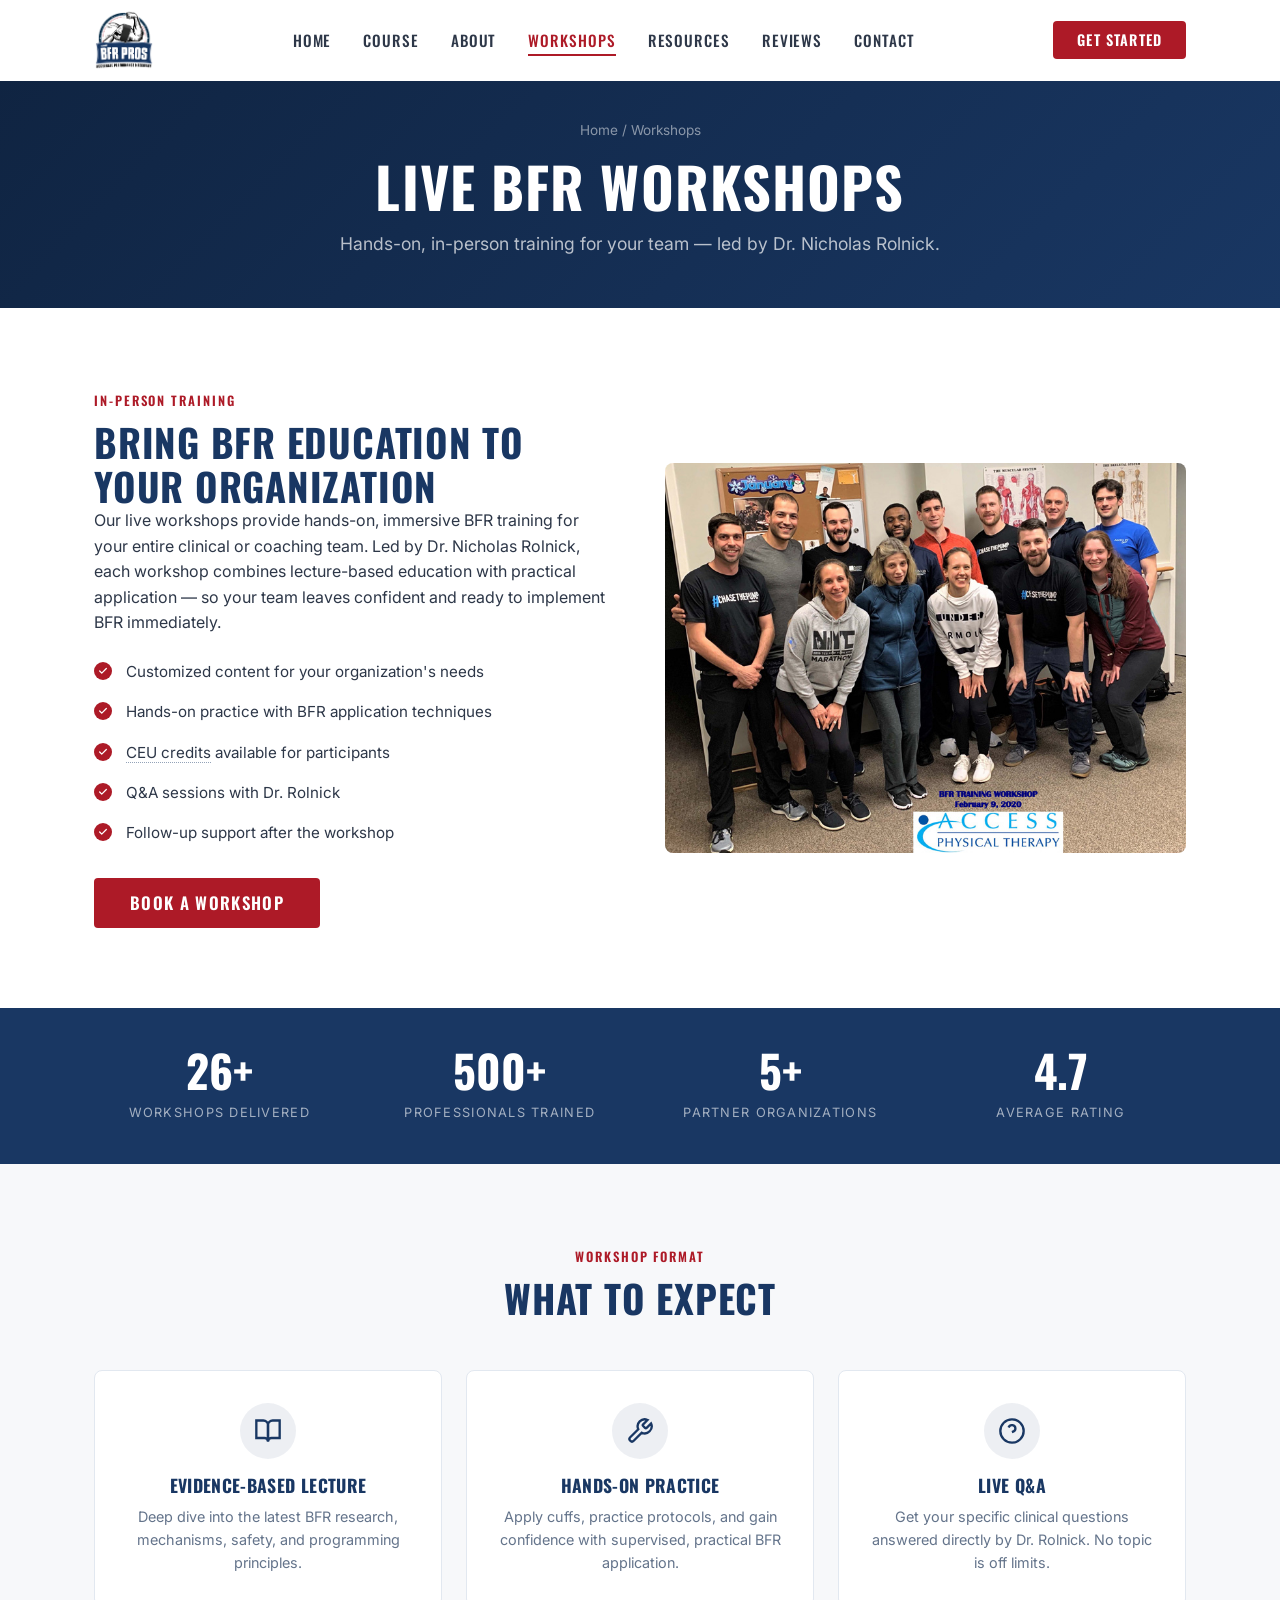
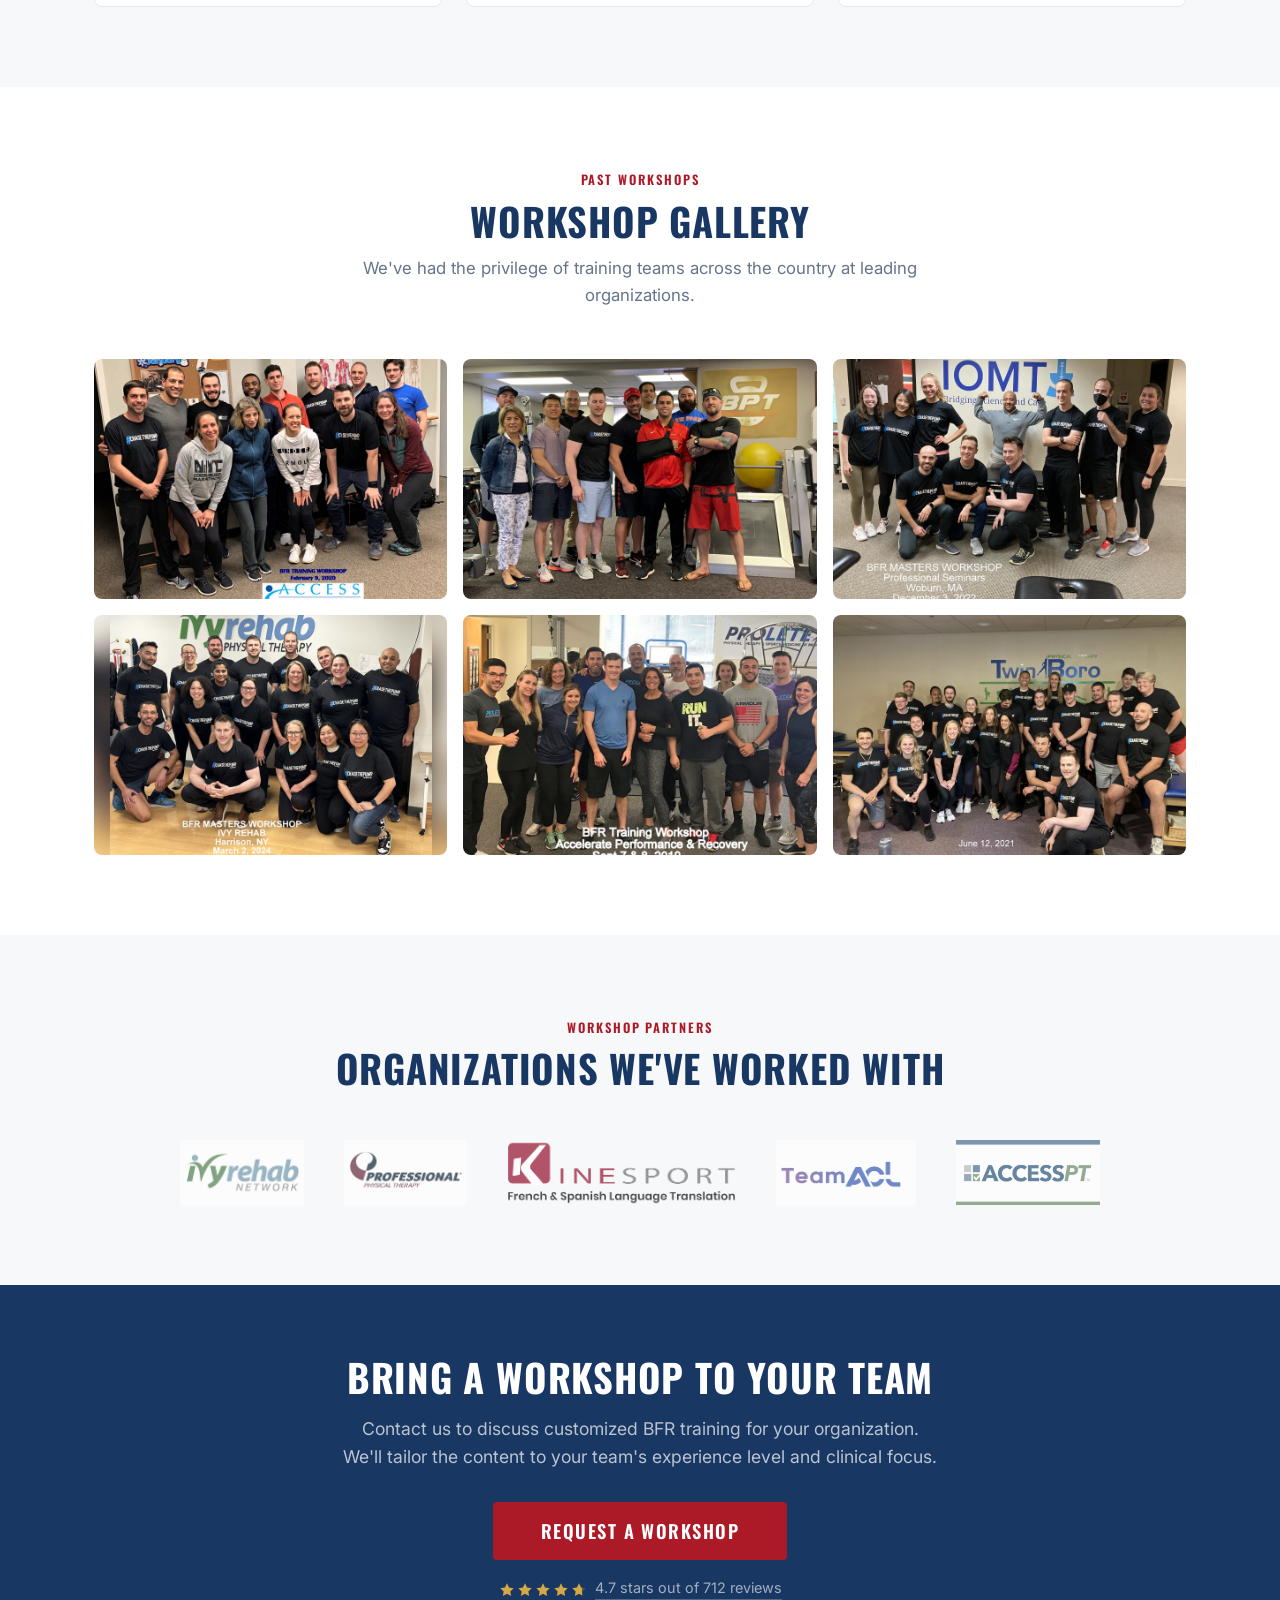
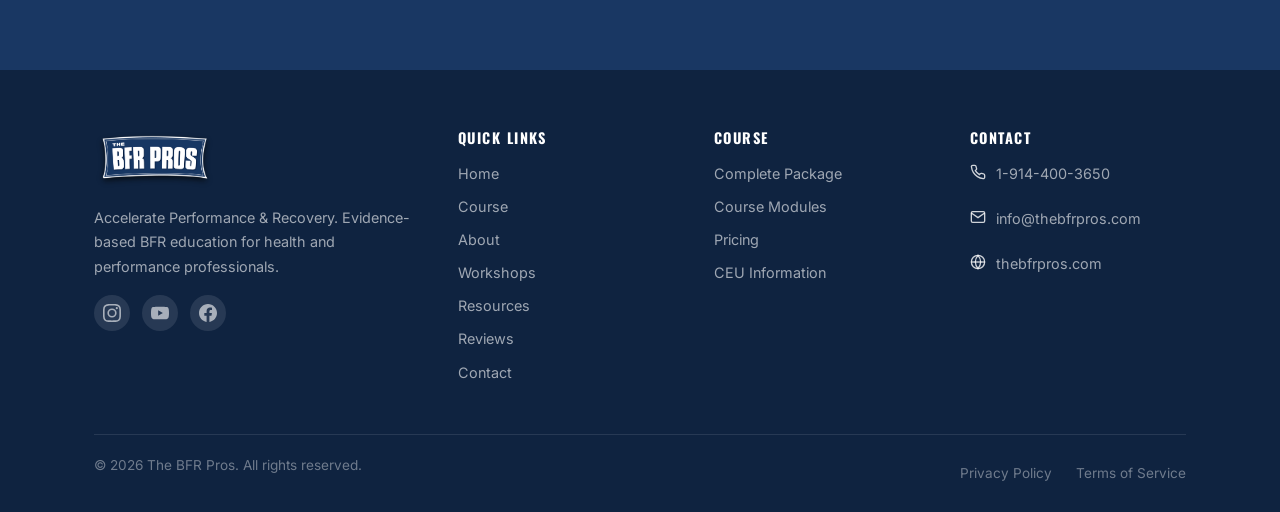
<file: workshops.html>
<!DOCTYPE html>
<html lang="en">
<head>
    <meta charset="UTF-8">
    <meta name="viewport" content="width=device-width, initial-scale=1.0">
    <title>Live Workshops | The BFR Pros — In-Person BFR Training</title>
    <meta name="description" content="Join a live, hands-on BFR workshop led by Dr. Nicholas Rolnick. 26+ workshops delivered for top organizations. Book a workshop for your team.">
    <link rel="preconnect" href="https://fonts.googleapis.com">
    <link href="https://fonts.googleapis.com/css2?family=Oswald:wght@400;500;600;700&family=Inter:wght@400;500;600;700&display=swap" rel="stylesheet">
    <link rel="stylesheet" href="styles.css">
</head>
<body>

<header class="header" id="header">
    <div class="container">
        <a href="index.html" class="header-logo"><img src="images/logos/logo.png" alt="The BFR Pros"></a>
        <nav class="nav" id="nav">
            <a href="index.html" class="nav-link">Home</a>
            <a href="course.html" class="nav-link">Course</a>
            <a href="about.html" class="nav-link">About</a>
            <a href="workshops.html" class="nav-link active">Workshops</a>
            <a href="resources.html" class="nav-link">Resources</a>
            <a href="reviews.html" class="nav-link">Reviews</a>
            <a href="contact.html" class="nav-link">Contact</a>
            <a href="course.html" class="btn btn-red btn-sm" style="display:none;">Get Started</a>
        </nav>
        <a href="course.html" class="header-cta btn btn-red btn-sm">Get Started</a>
        <button class="hamburger" id="hamburger" aria-label="Menu"><span></span><span></span><span></span></button>
    </div>
</header>
<div class="nav-overlay" id="navOverlay"></div>

<section class="page-hero">
    <div class="container">
        <span class="breadcrumb"><a href="index.html">Home</a> / Workshops</span>
        <h1>Live BFR Workshops</h1>
        <p>Hands-on, in-person training for your team — led by Dr. Nicholas Rolnick.</p>
    </div>
</section>

<!-- WORKSHOP OVERVIEW -->
<section class="bg-white fade-in">
    <div class="container">
        <div class="two-col">
            <div>
                <span class="section-label">In-Person Training</span>
                <h2>Bring BFR Education to Your Organization</h2>
                <p>Our live workshops provide hands-on, immersive BFR training for your entire clinical or coaching team. Led by Dr. Nicholas Rolnick, each workshop combines lecture-based education with practical application — so your team leaves confident and ready to implement BFR immediately.</p>
                <ul class="check-list">
                    <li>Customized content for your organization's needs</li>
                    <li>Hands-on practice with BFR application techniques</li>
                    <li><a href="ceus.html" style="color: inherit; text-decoration: none; border-bottom: 1px dotted var(--text-muted);">CEU credits</a> available for participants</li>
                    <li>Q&A sessions with Dr. Rolnick</li>
                    <li>Follow-up support after the workshop</li>
                </ul>
                <div style="margin-top: 24px;">
                    <a href="contact.html" class="btn btn-red">Book a Workshop</a>
                </div>
            </div>
            <div>
                <img src="images/workshops/workshop-1.jpg" alt="BFR Training Workshop" style="border-radius: 8px;">
            </div>
        </div>
    </div>
</section>

<!-- STATS -->
<div class="stats-bar fade-in">
    <div class="container">
        <div class="stats-grid">
            <div class="stat-item">
                <span class="stat-number">26+</span>
                <span class="stat-label">Workshops Delivered</span>
            </div>
            <div class="stat-item">
                <span class="stat-number">500+</span>
                <span class="stat-label">Professionals Trained</span>
            </div>
            <div class="stat-item">
                <span class="stat-number">5+</span>
                <span class="stat-label">Partner Organizations</span>
            </div>
            <div class="stat-item">
                <span class="stat-number">4.7</span>
                <span class="stat-label">Average Rating</span>
            </div>
        </div>
    </div>
</div>

<!-- WHAT TO EXPECT -->
<section class="bg-light fade-in">
    <div class="container">
        <div class="section-header">
            <span class="section-label">Workshop Format</span>
            <h2>What to Expect</h2>
        </div>
        <div class="features-grid">
            <div class="feature-card">
                <div class="feature-icon">
                    <svg xmlns="http://www.w3.org/2000/svg" width="28" height="28" viewBox="0 0 24 24" fill="none" stroke="currentColor" stroke-width="2"><path d="M2 3h6a4 4 0 0 1 4 4v14a3 3 0 0 0-3-3H2z"></path><path d="M22 3h-6a4 4 0 0 0-4 4v14a3 3 0 0 1 3-3h7z"></path></svg>
                </div>
                <h3>Evidence-Based Lecture</h3>
                <p>Deep dive into the latest BFR research, mechanisms, safety, and programming principles.</p>
            </div>
            <div class="feature-card">
                <div class="feature-icon">
                    <svg xmlns="http://www.w3.org/2000/svg" width="28" height="28" viewBox="0 0 24 24" fill="none" stroke="currentColor" stroke-width="2"><path d="M14.7 6.3a1 1 0 0 0 0 1.4l1.6 1.6a1 1 0 0 0 1.4 0l3.77-3.77a6 6 0 0 1-7.94 7.94l-6.91 6.91a2.12 2.12 0 0 1-3-3l6.91-6.91a6 6 0 0 1 7.94-7.94l-3.76 3.76z"></path></svg>
                </div>
                <h3>Hands-On Practice</h3>
                <p>Apply cuffs, practice protocols, and gain confidence with supervised, practical BFR application.</p>
            </div>
            <div class="feature-card">
                <div class="feature-icon">
                    <svg xmlns="http://www.w3.org/2000/svg" width="28" height="28" viewBox="0 0 24 24" fill="none" stroke="currentColor" stroke-width="2"><circle cx="12" cy="12" r="10"></circle><path d="M9.09 9a3 3 0 0 1 5.83 1c0 2-3 3-3 3"></path><line x1="12" y1="17" x2="12.01" y2="17"></line></svg>
                </div>
                <h3>Live Q&A</h3>
                <p>Get your specific clinical questions answered directly by Dr. Rolnick. No topic is off limits.</p>
            </div>
        </div>
    </div>
</section>

<!-- WORKSHOP GALLERY -->
<section class="bg-white fade-in">
    <div class="container">
        <div class="section-header">
            <span class="section-label">Past Workshops</span>
            <h2>Workshop Gallery</h2>
            <p>We've had the privilege of training teams across the country at leading organizations.</p>
        </div>
        <div class="workshop-grid">
            <img src="images/workshops/workshop-1.jpg" alt="BFR Workshop - Access Physical Therapy">
            <img src="images/workshops/workshop-2.jpg" alt="BFR Workshop - BPT">
            <img src="images/workshops/workshop-3.jpg" alt="BFR Workshop - Professional Seminars">
            <img src="images/workshops/workshop-4.jpg" alt="BFR Workshop - Ivy Rehab">
            <img src="images/workshops/workshop-5.jpg" alt="BFR Workshop - Accelerate Performance">
            <img src="images/workshops/workshop-6.jpg" alt="BFR Workshop - Twin Boro">
        </div>
    </div>
</section>

<!-- PARTNERS -->
<section class="bg-light fade-in">
    <div class="container">
        <div class="section-header">
            <span class="section-label">Workshop Partners</span>
            <h2>Organizations We've Worked With</h2>
        </div>
        <div class="partner-grid">
            <img src="images/partners/Ivy Rehab Network Logo.jpg" alt="Ivy Rehab Network">
            <img src="images/partners/Professional Physical Therapy Logo.png" alt="Professional Physical Therapy">
            <img src="images/partners/Kinesport Logo.png" alt="Kinesport">
            <img src="images/partners/Team ACL Logo.png" alt="Team ACL">
            <img src="images/partners/AccessPT Logo.png" alt="AccessPT">
        </div>
    </div>
</section>

<!-- CTA -->
<section class="cta-section fade-in">
    <div class="container">
        <h2>Bring a Workshop to Your Team</h2>
        <p>Contact us to discuss customized BFR training for your organization. We'll tailor the content to your team's experience level and clinical focus.</p>
        <a href="contact.html" class="btn btn-red btn-lg">Request a Workshop</a>
        <a href="reviews.html" class="review-link" style="margin-top: 16px;">
            <span class="stars-rating"><span class="star"><svg viewBox="0 0 24 24"><polygon points="12,2 15.09,8.26 22,9.27 17,14.14 18.18,21.02 12,17.77 5.82,21.02 7,14.14 2,9.27 8.91,8.26" fill="#D4A843"/></svg></span><span class="star"><svg viewBox="0 0 24 24"><polygon points="12,2 15.09,8.26 22,9.27 17,14.14 18.18,21.02 12,17.77 5.82,21.02 7,14.14 2,9.27 8.91,8.26" fill="#D4A843"/></svg></span><span class="star"><svg viewBox="0 0 24 24"><polygon points="12,2 15.09,8.26 22,9.27 17,14.14 18.18,21.02 12,17.77 5.82,21.02 7,14.14 2,9.27 8.91,8.26" fill="#D4A843"/></svg></span><span class="star"><svg viewBox="0 0 24 24"><polygon points="12,2 15.09,8.26 22,9.27 17,14.14 18.18,21.02 12,17.77 5.82,21.02 7,14.14 2,9.27 8.91,8.26" fill="#D4A843"/></svg></span><span class="star"><svg viewBox="0 0 24 24"><defs><linearGradient id="ps2"><stop offset="70%" stop-color="#D4A843"/><stop offset="70%" stop-color="#555"/></linearGradient></defs><polygon points="12,2 15.09,8.26 22,9.27 17,14.14 18.18,21.02 12,17.77 5.82,21.02 7,14.14 2,9.27 8.91,8.26" fill="url(#ps2)"/></svg></span></span>
            <span class="review-link-text">4.7 stars out of 712 reviews</span>
        </a>
    </div>
</section>

<!-- FOOTER -->
<footer class="footer">
    <div class="container">
        <div class="footer-grid">
            <div class="footer-col">
                <img src="images/logos/logo-name.png" alt="The BFR Pros" class="footer-logo">
                <p class="footer-about">Accelerate Performance & Recovery. Evidence-based BFR education for health and performance professionals.</p>
                <div class="footer-social">
                    <a href="https://www.instagram.com/thehpm/" aria-label="Instagram"><svg width="18" height="18" viewBox="0 0 24 24" fill="currentColor"><path d="M12 2.163c3.204 0 3.584.012 4.85.07 3.252.148 4.771 1.691 4.919 4.919.058 1.265.069 1.645.069 4.849 0 3.205-.012 3.584-.069 4.849-.149 3.225-1.664 4.771-4.919 4.919-1.266.058-1.644.07-4.85.07-3.204 0-3.584-.012-4.849-.07-3.26-.149-4.771-1.699-4.919-4.92-.058-1.265-.07-1.644-.07-4.849 0-3.204.013-3.583.07-4.849.149-3.227 1.664-4.771 4.919-4.919 1.266-.057 1.645-.069 4.849-.069zM12 0C8.741 0 8.333.014 7.053.072 2.695.272.273 2.69.073 7.052.014 8.333 0 8.741 0 12c0 3.259.014 3.668.072 4.948.2 4.358 2.618 6.78 6.98 6.98C8.333 23.986 8.741 24 12 24c3.259 0 3.668-.014 4.948-.072 4.354-.2 6.782-2.618 6.979-6.98.059-1.28.073-1.689.073-4.948 0-3.259-.014-3.667-.072-4.947-.196-4.354-2.617-6.78-6.979-6.98C15.668.014 15.259 0 12 0zm0 5.838a6.162 6.162 0 100 12.324 6.162 6.162 0 000-12.324zM12 16a4 4 0 110-8 4 4 0 010 8zm6.406-11.845a1.44 1.44 0 100 2.881 1.44 1.44 0 000-2.881z"/></svg></a>
                    <a href="https://www.youtube.com/@The-BFR-Pros" aria-label="YouTube"><svg width="18" height="18" viewBox="0 0 24 24" fill="currentColor"><path d="M23.498 6.186a3.016 3.016 0 00-2.122-2.136C19.505 3.545 12 3.545 12 3.545s-7.505 0-9.377.505A3.017 3.017 0 00.502 6.186C0 8.07 0 12 0 12s0 3.93.502 5.814a3.016 3.016 0 002.122 2.136c1.871.505 9.376.505 9.376.505s7.505 0 9.377-.505a3.015 3.015 0 002.122-2.136C24 15.93 24 12 24 12s0-3.93-.502-5.814zM9.545 15.568V8.432L15.818 12l-6.273 3.568z"/></svg></a>
                    <a href="https://www.facebook.com/TheBFRPros" aria-label="Facebook"><svg width="18" height="18" viewBox="0 0 24 24" fill="currentColor"><path d="M24 12.073c0-6.627-5.373-12-12-12s-12 5.373-12 12c0 5.99 4.388 10.954 10.125 11.854v-8.385H7.078v-3.47h3.047V9.43c0-3.007 1.792-4.669 4.533-4.669 1.312 0 2.686.235 2.686.235v2.953H15.83c-1.491 0-1.956.925-1.956 1.874v2.25h3.328l-.532 3.47h-2.796v8.385C19.612 23.027 24 18.062 24 12.073z"/></svg></a>
                </div>
            </div>
            <div class="footer-col"><h4>Quick Links</h4><a href="index.html">Home</a><a href="course.html">Course</a><a href="about.html">About</a><a href="workshops.html">Workshops</a><a href="resources.html">Resources</a>
                <a href="reviews.html">Reviews</a><a href="contact.html">Contact</a></div>
            <div class="footer-col"><h4>Course</h4><a href="course.html">Complete Package</a><a href="course.html#modules">Course Modules</a><a href="course.html#pricing">Pricing</a><a href="ceus.html">CEU Information</a></div>
            <div class="footer-col"><h4>Contact</h4><div class="footer-contact-item"><svg width="16" height="16" viewBox="0 0 24 24" fill="none" stroke="currentColor" stroke-width="2"><path d="M22 16.92v3a2 2 0 01-2.18 2 19.79 19.79 0 01-8.63-3.07 19.5 19.5 0 01-6-6 19.79 19.79 0 01-3.07-8.67A2 2 0 014.11 2h3a2 2 0 012 1.72 12.84 12.84 0 00.7 2.81 2 2 0 01-.45 2.11L8.09 9.91a16 16 0 006 6l1.27-1.27a2 2 0 012.11-.45 12.84 12.84 0 002.81.7A2 2 0 0122 16.92z"/></svg><a href="tel:+19144003650">1-914-400-3650</a></div><div class="footer-contact-item"><svg width="16" height="16" viewBox="0 0 24 24" fill="none" stroke="currentColor" stroke-width="2"><path d="M4 4h16c1.1 0 2 .9 2 2v12c0 1.1-.9 2-2 2H4c-1.1 0-2-.9-2-2V6c0-1.1.9-2 2-2z"/><polyline points="22,6 12,13 2,6"/></svg><a href="mailto:info@thebfrpros.com">info@thebfrpros.com</a></div><div class="footer-contact-item"><svg width="16" height="16" viewBox="0 0 24 24" fill="none" stroke="currentColor" stroke-width="2"><circle cx="12" cy="12" r="10"/><line x1="2" y1="12" x2="22" y2="12"/><path d="M12 2a15.3 15.3 0 014 10 15.3 15.3 0 01-4 10 15.3 15.3 0 01-4-10 15.3 15.3 0 014-10z"/></svg><a href="https://thebfrpros.com" target="_blank">thebfrpros.com</a></div></div>
        </div>
        <div class="footer-bottom"><p>&copy; 2026 The BFR Pros. All rights reserved.</p><div class="footer-legal"><a href="#">Privacy Policy</a><a href="#">Terms of Service</a></div></div>
    </div>
</footer>

<script src="script.js"></script>
</body>
</html>
</file>
<file: styles.css>
/* ============================================================
   THE BFR PROS — SHARED STYLESHEET
   Brand: Navy #193763 | Red #AD1A27
   Fonts: Oswald (headings) | Inter (body)
   ============================================================ */

/* 1. RESET & BASE */
*, *::before, *::after { margin: 0; padding: 0; box-sizing: border-box; }
html { scroll-behavior: smooth; }
body {
    font-family: 'Inter', -apple-system, BlinkMacSystemFont, sans-serif;
    color: var(--text);
    line-height: 1.6;
    -webkit-font-smoothing: antialiased;
    overflow-x: hidden;
}
img { max-width: 100%; height: auto; display: block; }
a { text-decoration: none; color: inherit; }
ul, ol { list-style: none; }

/* 2. CSS VARIABLES */
:root {
    --navy: #193763;
    --navy-dark: #0f2340;
    --navy-light: #1e4a7a;
    --red: #AD1A27;
    --red-hover: #8f1520;
    --red-light: #d4323f;
    --gold: #D4A843;
    --gold-light: #f0d68a;
    --light-bg: #f7f8fa;
    --white: #ffffff;
    --text: #2d3748;
    --text-light: #64748b;
    --text-muted: #94a3b8;
    --border: #e2e8f0;
    --shadow-sm: 0 2px 8px rgba(0,0,0,0.06);
    --shadow-md: 0 8px 30px rgba(0,0,0,0.08);
    --shadow-lg: 0 20px 60px rgba(0,0,0,0.12);
    --radius-sm: 4px;
    --radius-md: 8px;
    --radius-lg: 12px;
    --transition: all 0.3s ease;
}

/* 3. TYPOGRAPHY */
h1, h2, h3, h4 {
    font-family: 'Oswald', sans-serif;
    font-weight: 700;
    text-transform: uppercase;
    line-height: 1.15;
    letter-spacing: 0.02em;
    color: var(--navy);
}
h1 { font-size: clamp(2.2rem, 5vw, 3.5rem); }
h2 { font-size: clamp(1.6rem, 3.5vw, 2.4rem); }
h3 { font-size: clamp(1.1rem, 2vw, 1.4rem); }
h4 { font-size: 1.1rem; }
p { margin-bottom: 1rem; }
.section-label {
    display: inline-block;
    font-family: 'Oswald', sans-serif;
    font-size: 0.8rem;
    font-weight: 600;
    text-transform: uppercase;
    letter-spacing: 0.15em;
    color: var(--red);
    margin-bottom: 8px;
}
.section-header {
    text-align: center;
    margin-bottom: 50px;
}
.section-header p {
    max-width: 650px;
    margin: 12px auto 0;
    color: var(--text-light);
    font-size: 1.05rem;
}
.highlight { color: var(--red); }
.text-white { color: var(--white); }

/* 4. LAYOUT */
.container {
    max-width: 1140px;
    margin: 0 auto;
    padding: 0 24px;
}
.container-narrow {
    max-width: 900px;
    margin: 0 auto;
    padding: 0 24px;
}
section { padding: 80px 0; }
.bg-light { background: var(--light-bg); }
.bg-navy { background: var(--navy); }
.bg-navy-dark { background: var(--navy-dark); }
.bg-white { background: var(--white); }

/* 5. BUTTONS & FORMS */
.btn {
    display: inline-block;
    font-family: 'Oswald', sans-serif;
    font-weight: 600;
    font-size: 1.05rem;
    text-transform: uppercase;
    letter-spacing: 0.08em;
    padding: 15px 36px;
    border-radius: var(--radius-sm);
    transition: var(--transition);
    cursor: pointer;
    border: none;
    text-align: center;
    line-height: 1.2;
}
.btn-red {
    background: var(--red);
    color: var(--white);
}
.btn-red:hover {
    background: var(--red-hover);
    transform: translateY(-2px);
    box-shadow: 0 8px 25px rgba(173,26,39,0.35);
}
.btn-white {
    background: var(--white);
    color: var(--navy);
}
.btn-white:hover {
    background: #f0f0f0;
    transform: translateY(-2px);
    box-shadow: 0 8px 25px rgba(0,0,0,0.15);
}
.btn-outline {
    background: transparent;
    color: var(--white);
    border: 2px solid var(--white);
}
.btn-outline:hover {
    background: var(--white);
    color: var(--navy);
}
.btn-outline-navy {
    background: transparent;
    color: var(--navy);
    border: 2px solid var(--navy);
}
.btn-outline-navy:hover {
    background: var(--navy);
    color: var(--white);
}
.btn-lg { padding: 18px 48px; font-size: 1.15rem; }
.btn-sm { padding: 10px 24px; font-size: 0.9rem; }

/* Form elements */
.form-group { margin-bottom: 20px; }
.form-group label {
    display: block;
    font-weight: 600;
    font-size: 0.9rem;
    margin-bottom: 6px;
    color: var(--text);
}
.form-group input,
.form-group select,
.form-group textarea {
    width: 100%;
    padding: 12px 16px;
    border: 1px solid var(--border);
    border-radius: var(--radius-sm);
    font-family: inherit;
    font-size: 1rem;
    transition: border-color 0.2s;
    background: var(--white);
}
.form-group input:focus,
.form-group select:focus,
.form-group textarea:focus {
    outline: none;
    border-color: var(--navy);
    box-shadow: 0 0 0 3px rgba(25,55,99,0.1);
}

/* 6. HEADER & NAVIGATION */
.header {
    position: fixed;
    top: 0;
    left: 0;
    right: 0;
    z-index: 1000;
    background: var(--white);
    transition: var(--transition);
    border-bottom: 1px solid transparent;
}
.header.scrolled {
    box-shadow: var(--shadow-sm);
    border-bottom-color: var(--border);
}
.header .container {
    display: flex;
    align-items: center;
    justify-content: space-between;
    height: 80px;
}
.header-logo img {
    height: 60px;
    width: auto;
}
.nav {
    display: flex;
    align-items: center;
    gap: 32px;
}
.nav-link {
    font-family: 'Oswald', sans-serif;
    font-size: 0.95rem;
    font-weight: 500;
    text-transform: uppercase;
    letter-spacing: 0.06em;
    color: var(--text);
    transition: color 0.2s;
    position: relative;
}
.nav-link:hover,
.nav-link.active {
    color: var(--red);
}
.nav-link.active::after {
    content: '';
    position: absolute;
    bottom: -4px;
    left: 0;
    right: 0;
    height: 2px;
    background: var(--red);
}
.header-cta {
    font-size: 0.9rem;
    padding: 10px 24px;
}
.hamburger {
    display: none;
    flex-direction: column;
    gap: 5px;
    background: none;
    border: none;
    cursor: pointer;
    padding: 8px;
    z-index: 1001;
}
.hamburger span {
    display: block;
    width: 24px;
    height: 2px;
    background: var(--navy);
    transition: var(--transition);
}
.hamburger.active span:nth-child(1) { transform: rotate(45deg) translate(5px, 5px); }
.hamburger.active span:nth-child(2) { opacity: 0; }
.hamburger.active span:nth-child(3) { transform: rotate(-45deg) translate(5px, -5px); }

/* 7. FOOTER */
.footer {
    background: var(--navy-dark);
    color: rgba(255,255,255,0.8);
    padding: 60px 0 0;
}
.footer-grid {
    display: grid;
    grid-template-columns: 1.5fr 1fr 1fr 1fr;
    gap: 40px;
    margin-bottom: 40px;
}
.footer-logo {
    height: 60px;
    width: auto;
    margin-bottom: 16px;
}
.footer-about {
    font-size: 0.9rem;
    line-height: 1.7;
    color: rgba(255,255,255,0.6);
}
.footer-col h4 {
    color: var(--white);
    font-size: 0.9rem;
    margin-bottom: 16px;
    letter-spacing: 0.1em;
}
.footer-col a {
    display: block;
    color: rgba(255,255,255,0.6);
    font-size: 0.9rem;
    margin-bottom: 10px;
    transition: color 0.2s;
}
.footer-col a:hover { color: var(--white); }
.footer-contact-item {
    display: flex;
    align-items: flex-start;
    gap: 10px;
    margin-bottom: 12px;
    font-size: 0.9rem;
}
.footer-contact-item svg {
    flex-shrink: 0;
    margin-top: 2px;
}
.footer-social {
    display: flex;
    gap: 12px;
    margin-top: 16px;
}
.footer-social a {
    display: flex;
    align-items: center;
    justify-content: center;
    width: 36px;
    height: 36px;
    border-radius: 50%;
    background: rgba(255,255,255,0.1);
    transition: var(--transition);
    margin-bottom: 0;
}
.footer-social a:hover {
    background: var(--red);
    color: var(--white);
}
.footer-bottom {
    border-top: 1px solid rgba(255,255,255,0.1);
    padding: 20px 0;
    display: flex;
    align-items: center;
    justify-content: space-between;
    font-size: 0.85rem;
    color: rgba(255,255,255,0.4);
}
.footer-legal {
    display: flex;
    gap: 24px;
}
.footer-legal a {
    color: rgba(255,255,255,0.4);
    margin-bottom: 0;
}
.footer-legal a:hover { color: var(--white); }

/* 8. SHARED COMPONENTS */

/* Cards */
.card {
    background: var(--white);
    border-radius: var(--radius-md);
    padding: 32px;
    border: 1px solid var(--border);
    transition: var(--transition);
}
.card:hover {
    border-color: var(--navy);
    box-shadow: var(--shadow-md);
    transform: translateY(-3px);
}

/* Stars — accurate partial fill */
.stars-rating {
    display: inline-flex;
    align-items: center;
    gap: 2px;
}
.stars-rating .star {
    width: 16px;
    height: 16px;
    position: relative;
    display: inline-block;
}
.stars-rating .star svg {
    width: 100%;
    height: 100%;
}
.stars-rating.stars-lg .star {
    width: 20px;
    height: 20px;
}
/* Review link (stars + text) */
.review-link {
    display: inline-flex;
    align-items: center;
    gap: 8px;
    text-decoration: none;
    transition: var(--transition);
}
.review-link:hover {
    opacity: 0.8;
}
.review-link-text {
    font-size: 0.9rem;
    color: rgba(255,255,255,0.6);
    border-bottom: 1px solid rgba(255,255,255,0.25);
    transition: var(--transition);
}
.review-link:hover .review-link-text {
    color: rgba(255,255,255,0.85);
    border-bottom-color: rgba(255,255,255,0.5);
}
/* Dark bg variant (for CTA sections) */
.cta-section .review-link-text {
    color: rgba(255,255,255,0.6);
}
/* Light bg variant */
.review-link--dark .review-link-text {
    color: var(--text-muted);
    border-bottom-color: rgba(0,0,0,0.15);
}
.review-link--dark:hover .review-link-text {
    color: var(--text-color);
    border-bottom-color: rgba(0,0,0,0.3);
}

/* Legacy .stars class (keep for compatibility) */
.stars {
    color: var(--gold);
    font-size: 1.1rem;
    letter-spacing: 2px;
}

/* Media Logo Bar — Infinite Marquee */
.media-bar {
    padding: 30px 0;
    background: var(--light-bg);
    border-top: 1px solid var(--border);
    border-bottom: 1px solid var(--border);
    overflow: hidden;
    position: relative;
}
.media-bar .container {
    max-width: 1200px;
    padding: 0 20px;
}
.media-bar-label {
    font-family: 'Oswald', sans-serif;
    font-size: 0.75rem;
    text-transform: uppercase;
    letter-spacing: 0.12em;
    color: var(--text-muted);
    white-space: nowrap;
    text-align: center;
    display: block;
    margin-bottom: 16px;
    padding: 0 20px;
}
.media-bar-track {
    display: flex;
    align-items: center;
    gap: 50px;
    animation: marquee 30s linear infinite;
    width: max-content;
}
.media-bar-track img {
    height: 28px;
    width: auto;
    opacity: 0.55;
    filter: grayscale(100%);
    transition: opacity 0.3s, filter 0.3s;
    flex-shrink: 0;
}
.media-bar-track img:hover {
    opacity: 1;
    filter: none;
}
/* Fade edges */
.media-bar-scroll {
    position: relative;
    overflow: hidden;
}
.media-bar-scroll::before,
.media-bar-scroll::after {
    content: '';
    position: absolute;
    top: 0;
    bottom: 0;
    width: 15%;
    z-index: 2;
    pointer-events: none;
}
.media-bar-scroll::before {
    left: 0;
    background: linear-gradient(to right, var(--light-bg), transparent);
}
.media-bar-scroll::after {
    right: 0;
    background: linear-gradient(to left, var(--light-bg), transparent);
}
@keyframes marquee {
    0% { transform: translateX(0); }
    100% { transform: translateX(-50%); }
}

/* Stats bar */
.stats-bar {
    background: var(--navy);
    padding: 40px 0;
}
.stats-grid {
    display: grid;
    grid-template-columns: repeat(4, 1fr);
    gap: 30px;
    text-align: center;
}
.stat-item {}
.stat-number {
    display: block;
    font-family: 'Oswald', sans-serif;
    font-size: 2.8rem;
    font-weight: 700;
    color: var(--white);
    line-height: 1;
    margin-bottom: 6px;
}
.stat-label {
    font-size: 0.8rem;
    text-transform: uppercase;
    letter-spacing: 0.1em;
    color: rgba(255,255,255,0.6);
}

/* Testimonial cards */
.testimonial-card {
    background: var(--white);
    border-radius: var(--radius-md);
    padding: 28px;
    border: 1px solid var(--border);
    position: relative;
}
.testimonial-card::before {
    content: '\201C';
    font-family: 'Oswald', sans-serif;
    font-size: 4rem;
    color: var(--red);
    opacity: 0.15;
    position: absolute;
    top: 8px;
    left: 16px;
    line-height: 1;
}
.testimonial-text {
    font-size: 0.95rem;
    line-height: 1.7;
    color: var(--text);
    margin-bottom: 16px;
    font-style: italic;
}
.testimonial-author {
    font-family: 'Oswald', sans-serif;
    font-weight: 600;
    font-size: 0.9rem;
    text-transform: uppercase;
    color: var(--navy);
}
.testimonial-role {
    font-size: 0.8rem;
    color: var(--text-light);
}

/* Check list */
.check-list li {
    padding: 8px 0 8px 32px;
    position: relative;
    font-size: 0.95rem;
}
.check-list li::before {
    content: '';
    position: absolute;
    left: 0;
    top: 10px;
    width: 18px;
    height: 18px;
    background: var(--red);
    border-radius: 50%;
    background-image: url("data:image/svg+xml,%3Csvg xmlns='http://www.w3.org/2000/svg' width='12' height='12' viewBox='0 0 24 24' fill='none' stroke='white' stroke-width='3' stroke-linecap='round' stroke-linejoin='round'%3E%3Cpolyline points='20 6 9 17 4 12'%3E%3C/polyline%3E%3C/svg%3E");
    background-repeat: no-repeat;
    background-position: center;
    background-size: 10px;
}

/* Badge row */
.badge-row {
    display: flex;
    align-items: center;
    justify-content: center;
    gap: 24px;
    flex-wrap: wrap;
}
.badge-row img {
    height: 60px;
    width: auto;
}

/* CTA Section */
.cta-section {
    background: var(--navy);
    padding: 70px 0;
    text-align: center;
}
.cta-section h2 {
    color: var(--white);
    margin-bottom: 16px;
}
.cta-section p {
    color: rgba(255,255,255,0.7);
    font-size: 1.1rem;
    max-width: 600px;
    margin: 0 auto 30px;
}
.cta-section .stars {
    margin-bottom: 12px;
}
.cta-section .review-link,
.cta .review-link {
    display: flex;
    margin-top: 24px;
    justify-content: center;
}
.hero-meta {
    margin-top: 24px;
}
.hero-meta .review-link {
    display: flex;
    justify-content: center;
}

/* Page Hero (inner pages) */
.page-hero {
    background: linear-gradient(135deg, var(--navy-dark) 0%, var(--navy) 100%);
    padding: 120px 0 50px;
    text-align: center;
}
.page-hero-course {
    background: linear-gradient(135deg, rgba(15,30,55,0.8) 0%, rgba(25,55,99,0.75) 100%),
                url('images/hero/course-banner.jpg') center center / cover no-repeat;
}
.page-hero .breadcrumb {
    font-size: 0.85rem;
    color: rgba(255,255,255,0.5);
    margin-bottom: 12px;
    display: block;
}
.page-hero .breadcrumb a {
    color: rgba(255,255,255,0.5);
    transition: color 0.2s;
}
.page-hero .breadcrumb a:hover { color: var(--white); }
.page-hero h1 {
    color: var(--white);
    margin-bottom: 12px;
}
.page-hero p {
    color: rgba(255,255,255,0.7);
    font-size: 1.1rem;
    max-width: 600px;
    margin: 0 auto;
}

/* Partner logos */
.partner-grid {
    display: flex;
    align-items: center;
    justify-content: center;
    gap: 40px;
    flex-wrap: wrap;
}
.partner-grid img {
    height: 65px;
    width: auto;
    opacity: 0.7;
    filter: grayscale(30%);
    transition: var(--transition);
}
.partner-grid img:hover {
    opacity: 1;
    filter: none;
}

/* Workshop gallery grid */
.workshop-grid {
    display: grid;
    grid-template-columns: repeat(3, 1fr);
    gap: 16px;
}
.workshop-grid img {
    width: 100%;
    height: 240px;
    object-fit: cover;
    border-radius: var(--radius-md);
    transition: var(--transition);
}
.workshop-grid img:hover {
    transform: scale(1.02);
    box-shadow: var(--shadow-md);
}

/* Two-column layouts */
.two-col {
    display: grid;
    grid-template-columns: 1fr 1fr;
    gap: 50px;
    align-items: center;
}
.two-col-60-40 {
    display: grid;
    grid-template-columns: 1.5fr 1fr;
    gap: 50px;
    align-items: center;
}
.two-col img {
    border-radius: var(--radius-md);
}

/* Service / Feature cards grid */
.features-grid {
    display: grid;
    grid-template-columns: repeat(3, 1fr);
    gap: 24px;
}
.feature-card {
    background: var(--white);
    border-radius: var(--radius-md);
    padding: 32px 28px;
    border: 1px solid var(--border);
    text-align: center;
    transition: var(--transition);
}
.feature-card:hover {
    border-color: var(--navy);
    box-shadow: var(--shadow-md);
    transform: translateY(-4px);
}
.feature-icon {
    width: 56px;
    height: 56px;
    border-radius: 50%;
    background: rgba(25,55,99,0.08);
    display: flex;
    align-items: center;
    justify-content: center;
    margin: 0 auto 16px;
}
.feature-icon svg {
    width: 28px;
    height: 28px;
    color: var(--navy);
}
.feature-card h3 {
    margin-bottom: 10px;
    font-size: 1.1rem;
}
.feature-card p {
    font-size: 0.9rem;
    color: var(--text-light);
    margin-bottom: 0;
}

/* Module list (course page) */
.module-list {
    counter-reset: module;
}
.module-item {
    display: flex;
    align-items: flex-start;
    gap: 20px;
    padding: 20px 0;
    border-bottom: 1px solid var(--border);
}
.module-item:last-child { border-bottom: none; }
.module-number {
    flex-shrink: 0;
    width: 44px;
    height: 44px;
    border-radius: 50%;
    background: var(--navy);
    color: var(--white);
    display: flex;
    align-items: center;
    justify-content: center;
    font-family: 'Oswald', sans-serif;
    font-weight: 700;
    font-size: 1rem;
}
.module-content h4 {
    font-size: 1rem;
    margin-bottom: 4px;
    text-transform: none;
    letter-spacing: 0;
}
.module-content p {
    font-size: 0.9rem;
    color: var(--text-light);
    margin-bottom: 0;
}

/* Pricing card */
.pricing-card {
    background: var(--white);
    border: 2px solid var(--navy);
    border-radius: var(--radius-lg);
    padding: 40px;
    text-align: center;
    max-width: 480px;
    margin: 0 auto;
    position: relative;
}
.pricing-badge {
    position: absolute;
    top: -14px;
    left: 50%;
    transform: translateX(-50%);
    background: var(--red);
    color: var(--white);
    font-family: 'Oswald', sans-serif;
    font-size: 0.8rem;
    font-weight: 600;
    text-transform: uppercase;
    letter-spacing: 0.1em;
    padding: 6px 20px;
    border-radius: 20px;
}
.pricing-amount {
    font-family: 'Oswald', sans-serif;
    font-size: 3.5rem;
    font-weight: 700;
    color: var(--navy);
    line-height: 1;
    margin: 20px 0 8px;
}
.pricing-original {
    font-size: 1.1rem;
    color: var(--text-muted);
    text-decoration: line-through;
    margin-bottom: 4px;
}
.pricing-save {
    font-size: 0.9rem;
    color: var(--red);
    font-weight: 600;
    margin-bottom: 24px;
}
.pricing-features {
    text-align: left;
    margin-bottom: 28px;
}
.pricing-features li {
    padding: 8px 0;
    font-size: 0.95rem;
    border-bottom: 1px solid var(--border);
}
.pricing-features li:last-child { border-bottom: none; }
.pricing-guarantee {
    font-size: 0.85rem;
    color: var(--text-light);
    margin-top: 16px;
}

/* Contact grid */
.contact-grid {
    display: grid;
    grid-template-columns: 1.4fr 1fr;
    gap: 50px;
}
.contact-info-item {
    margin-bottom: 24px;
}
.contact-info-item h4 {
    font-size: 0.9rem;
    margin-bottom: 6px;
    text-transform: uppercase;
    letter-spacing: 0.08em;
}
.contact-info-item p,
.contact-info-item a {
    color: var(--text-light);
    font-size: 0.95rem;
}
.contact-info-item a:hover { color: var(--navy); }

/* 9. PAGE-SPECIFIC SECTIONS */

/* 9a. Homepage Hero */
.hero {
    background: linear-gradient(rgba(0,0,0,0.35), rgba(0,0,0,0.35)),
                url('images/hero/hero-banner.png') center center / cover no-repeat;
    padding: 140px 0 80px;
    position: relative;
    overflow: hidden;
    min-height: 650px;
    display: flex;
    align-items: center;
}
.hero::after {
    content: '';
    position: absolute;
    right: -100px;
    bottom: -50px;
    width: 500px;
    height: 500px;
    background: radial-gradient(circle, rgba(173,26,39,0.15) 0%, transparent 70%);
    border-radius: 50%;
}
.hero-centered {
    text-align: center;
    position: relative;
    z-index: 1;
    max-width: 800px;
    margin: 0 auto;
}
.hero-grid {
    display: grid;
    grid-template-columns: 1fr 1fr;
    gap: 50px;
    align-items: center;
}
.hero-content {
    position: relative;
    z-index: 1;
    max-width: 650px;
}
.hero h1 {
    color: var(--white);
    font-size: clamp(2.4rem, 5.5vw, 3.8rem);
    margin-bottom: 16px;
}
.hero h1 em {
    color: var(--red-light);
    font-style: normal;
}
.hero-sub {
    color: rgba(255,255,255,0.75);
    font-size: 1.15rem;
    line-height: 1.7;
    margin-bottom: 8px;
    max-width: 620px;
}
.hero-centered .hero-sub {
    margin-left: auto;
    margin-right: auto;
}
.hero-meta {
    display: flex;
    align-items: center;
    gap: 20px;
    margin-bottom: 30px;
    flex-wrap: wrap;
}
.hero-centered .hero-meta {
    justify-content: center;
}
.hero-centered .hero-actions {
    justify-content: center;
}
.hero-meta .stars { font-size: 0.95rem; }
.hero-meta .review-link { gap: 8px; }
.hero-meta span {
    font-size: 0.9rem;
    color: rgba(255,255,255,0.6);
}
.hero-actions {
    display: flex;
    gap: 16px;
    flex-wrap: wrap;
}
.hero-video {
    position: relative;
    z-index: 1;
}

/* 9b. Homepage services overview */
.services-overview-grid {
    display: grid;
    grid-template-columns: repeat(3, 1fr);
    gap: 24px;
}

/* 9c. Testimonials grid */
.testimonials-grid {
    display: grid;
    grid-template-columns: repeat(3, 1fr);
    gap: 24px;
}

/* 9d. Course page — course bundle overview */
.course-bundle-grid {
    display: grid;
    grid-template-columns: repeat(2, 1fr);
    gap: 24px;
}
.course-card {
    background: var(--white);
    border-radius: var(--radius-md);
    padding: 28px;
    border: 1px solid var(--border);
}
.course-card h3 {
    margin-bottom: 8px;
}
.course-card .course-meta {
    display: flex;
    gap: 16px;
    margin-bottom: 12px;
}
.course-meta-tag {
    font-size: 0.8rem;
    font-weight: 600;
    padding: 3px 10px;
    border-radius: 12px;
    background: rgba(25,55,99,0.08);
    color: var(--navy);
}

/* Video embed responsive */
.video-embed {
    position: relative;
    padding-bottom: 56.25%;
    height: 0;
    overflow: hidden;
    border-radius: var(--radius-md);
    box-shadow: var(--shadow-md);
}
.video-embed iframe {
    position: absolute;
    top: 0;
    left: 0;
    width: 100%;
    height: 100%;
    border: none;
}

/* Course card with coat of arms */
.course-card-image {
    width: 80px;
    height: 80px;
    object-fit: contain;
    margin-bottom: 16px;
}

/* Podcast appearances grid */
.podcast-grid {
    display: grid;
    grid-template-columns: repeat(5, 1fr);
    gap: 20px;
    align-items: center;
}
.podcast-grid img {
    width: 100%;
    border-radius: var(--radius-md);
    transition: var(--transition);
}
.podcast-grid img:hover {
    transform: scale(1.05);
    box-shadow: var(--shadow-md);
}
@media (max-width: 768px) {
    .podcast-grid { grid-template-columns: repeat(3, 1fr); }
}
@media (max-width: 480px) {
    .podcast-grid { grid-template-columns: repeat(2, 1fr); }
}

/* Research logos grid */
.research-grid {
    display: grid;
    grid-template-columns: repeat(3, 1fr);
    gap: 20px;
}
.research-grid img {
    width: 100%;
    border-radius: var(--radius-md);
    transition: var(--transition);
}
.research-grid img:hover {
    transform: scale(1.03);
}
@media (max-width: 480px) {
    .research-grid { grid-template-columns: repeat(2, 1fr); }
}

/* Hover overlay cards for podcasts & research */
.overlay-card {
    position: relative;
    overflow: hidden;
    border-radius: var(--radius-md);
    cursor: pointer;
    display: block;
    text-decoration: none;
}
.overlay-card img {
    width: 100%;
    display: block;
    transition: var(--transition);
}
.overlay-card .overlay-info {
    position: absolute;
    inset: 0;
    background: rgba(15, 35, 64, 0.85);
    display: flex;
    flex-direction: column;
    align-items: center;
    justify-content: center;
    padding: 12px;
    opacity: 0;
    transition: opacity 0.3s ease;
    text-align: center;
}
.overlay-card:hover .overlay-info {
    opacity: 1;
}
.overlay-card:hover img {
    transform: scale(1.05);
}
.overlay-info h4 {
    color: var(--white);
    font-size: 0.75rem;
    text-transform: none;
    letter-spacing: 0;
    margin-bottom: 4px;
    line-height: 1.3;
}
.overlay-info p {
    color: rgba(255,255,255,0.7);
    font-size: 0.65rem;
    margin-bottom: 0;
    line-height: 1.3;
}
/* On mobile, show a subtle label instead of hover */
@media (max-width: 768px) {
    .overlay-card .overlay-info {
        opacity: 1;
        background: rgba(15, 35, 64, 0.6);
        padding: 8px;
        top: auto;
        bottom: 0;
        height: auto;
    }
    .overlay-info p { display: none; }
    .overlay-info h4 { font-size: 0.7rem; }
}

/* 9e. Course page — Curriculum accordion */
.curriculum-accordion {
    border: 1px solid var(--border);
    border-radius: var(--radius-md);
    margin-bottom: 16px;
    background: var(--white);
    overflow: hidden;
    transition: border-color 0.3s;
}
.curriculum-accordion[open] {
    border-color: var(--navy);
}
.curriculum-header {
    display: flex;
    align-items: center;
    justify-content: space-between;
    padding: 20px 24px;
    cursor: pointer;
    list-style: none;
    user-select: none;
    transition: background 0.2s;
}
.curriculum-header:hover {
    background: var(--light-bg);
}
.curriculum-header::-webkit-details-marker { display: none; }
.curriculum-header::marker { display: none; content: ''; }
.curriculum-header-left {
    display: flex;
    align-items: center;
    gap: 16px;
}
.curriculum-icon {
    width: 50px;
    height: 50px;
    object-fit: contain;
    flex-shrink: 0;
}
.curriculum-header h3 {
    font-size: 1rem;
    margin-bottom: 2px;
}
.curriculum-meta {
    font-size: 0.8rem;
    color: var(--text-light);
    font-weight: 500;
}
.accordion-arrow {
    display: inline-block;
    width: 10px;
    height: 10px;
    border-right: 2px solid var(--navy);
    border-bottom: 2px solid var(--navy);
    transform: rotate(45deg);
    transition: transform 0.3s;
    flex-shrink: 0;
    margin-left: 16px;
}
.curriculum-accordion[open] .accordion-arrow {
    transform: rotate(-135deg);
}
.curriculum-body {
    padding: 0 24px 24px;
    border-top: 1px solid var(--border);
}
.curriculum-intro {
    color: var(--text-light);
    font-size: 0.95rem;
    margin: 16px 0;
}
.curriculum-note {
    font-size: 0.85rem;
    color: var(--text-muted);
    text-align: center;
    margin-top: 12px;
    margin-bottom: 0;
    font-style: italic;
}
.module-duration {
    display: inline-block;
    font-size: 0.75rem;
    font-weight: 600;
    color: var(--text-muted);
    background: var(--light-bg);
    padding: 2px 8px;
    border-radius: 10px;
    margin-top: 4px;
}

/* 9f. Course page — Bonuses grid */
.bonuses-grid {
    display: grid;
    grid-template-columns: repeat(3, 1fr);
    gap: 20px;
}
.bonus-card {
    background: var(--white);
    border: 1px solid var(--border);
    border-radius: var(--radius-md);
    overflow: hidden;
    transition: var(--transition);
}
.bonus-card:hover {
    border-color: var(--navy);
    box-shadow: var(--shadow-md);
    transform: translateY(-3px);
}
.bonus-image {
    width: 100%;
    height: 160px;
    object-fit: cover;
}
.bonus-info {
    padding: 16px 20px;
}
.bonus-number {
    font-family: 'Oswald', sans-serif;
    font-size: 0.75rem;
    font-weight: 700;
    color: var(--red);
    text-transform: uppercase;
    letter-spacing: 0.08em;
}
.bonus-info h4 {
    font-size: 0.95rem;
    margin-bottom: 6px;
    text-transform: none;
    letter-spacing: 0;
}
.bonus-info p {
    font-size: 0.85rem;
    color: var(--text-light);
    margin-bottom: 0;
    line-height: 1.5;
}
.bonus-card-simple {
    display: flex;
    align-items: center;
    background: linear-gradient(135deg, var(--navy) 0%, var(--navy-dark) 100%);
    border-color: var(--navy);
}
.bonus-card-simple .bonus-number {
    color: var(--gold);
}
.bonus-card-simple h4 {
    color: var(--white);
}
.bonus-card-simple p {
    color: rgba(255,255,255,0.7);
}
.bonus-card-simple:hover {
    transform: translateY(-3px);
    box-shadow: var(--shadow-lg);
    border-color: var(--navy-light);
}

/* 10. RESPONSIVE */
@media (max-width: 992px) {
    .hero-grid { grid-template-columns: 1fr; gap: 30px; }
    .hero-video { max-width: 500px; }
    .hero-content { max-width: 100%; }
    .hero-centered { max-width: 100%; }
    .two-col, .two-col-60-40 { grid-template-columns: 1fr; gap: 30px; }
    .features-grid { grid-template-columns: repeat(2, 1fr); }
    .testimonials-grid { grid-template-columns: repeat(2, 1fr); }
    .course-bundle-grid { grid-template-columns: 1fr; }
    .bonuses-grid { grid-template-columns: repeat(2, 1fr); }
    .footer-grid { grid-template-columns: 1fr 1fr; }
    .stats-grid { grid-template-columns: repeat(2, 1fr); gap: 24px; }
}

@media (max-width: 768px) {
    section { padding: 60px 0; }
    .header .container { height: 70px; }
    .header-logo img { height: 50px; }
    .header-cta { display: none; }
    .hamburger { display: flex; }
    .nav {
        position: fixed;
        top: 0;
        right: -100%;
        width: 280px;
        height: 100vh;
        background: var(--white);
        flex-direction: column;
        align-items: flex-start;
        justify-content: flex-start;
        padding: 90px 30px 30px;
        gap: 0;
        box-shadow: -10px 0 30px rgba(0,0,0,0.1);
        transition: right 0.35s ease;
    }
    .nav.open { right: 0; }
    .nav-link {
        display: block;
        width: 100%;
        padding: 14px 0;
        font-size: 1.1rem;
        border-bottom: 1px solid var(--border);
    }
    .nav-link.active::after { display: none; }
    .nav .btn-red {
        margin-top: 20px;
        width: 100%;
        text-align: center;
    }
    .hero { padding: 120px 0 60px; min-height: auto; }
    .hero h1 { font-size: 2rem; }
    .services-overview-grid { grid-template-columns: 1fr; }
    .media-bar-track { gap: 30px; }
    .media-bar-track img { height: 22px; }
    .workshop-grid { grid-template-columns: repeat(2, 1fr); }
    .contact-grid { grid-template-columns: 1fr; }
    .curriculum-header-left { gap: 12px; }
    .curriculum-icon { width: 40px; height: 40px; }
    .curriculum-header h3 { font-size: 0.9rem; }
    .footer-grid { grid-template-columns: 1fr; gap: 30px; }
    .footer-bottom { flex-direction: column; gap: 12px; text-align: center; }
    .partner-grid { gap: 24px; }
    .partner-grid img { height: 50px; }
    .pricing-card { padding: 28px; }
}

@media (max-width: 480px) {
    .container { padding: 0 16px; }
    .hero { padding: 110px 0 50px; }
    .hero h1 { font-size: 1.8rem; }
    .hero-actions { flex-direction: column; }
    .hero-actions .btn { width: 100%; }
    .btn-lg { padding: 16px 36px; font-size: 1.05rem; }
    .stat-number { font-size: 2.2rem; }
    .features-grid { grid-template-columns: 1fr; }
    .testimonials-grid { grid-template-columns: 1fr; }
    .bonuses-grid { grid-template-columns: 1fr; }
    .workshop-grid { grid-template-columns: 1fr; }
    .badge-row img { height: 45px; }
}

/* 11. ANIMATIONS */
.fade-in {
    opacity: 0;
    transform: translateY(20px);
    transition: opacity 0.6s ease, transform 0.6s ease;
}
.fade-in.visible {
    opacity: 1;
    transform: translateY(0);
}
.fade-in-left {
    opacity: 0;
    transform: translateX(-30px);
    transition: opacity 0.6s ease, transform 0.6s ease;
}
.fade-in-left.visible {
    opacity: 1;
    transform: translateX(0);
}
.fade-in-right {
    opacity: 0;
    transform: translateX(30px);
    transition: opacity 0.6s ease, transform 0.6s ease;
}
.fade-in-right.visible {
    opacity: 1;
    transform: translateX(0);
}

/* Nav overlay for mobile */
.nav-overlay {
    position: fixed;
    inset: 0;
    background: rgba(0,0,0,0.4);
    z-index: 999;
    opacity: 0;
    pointer-events: none;
    transition: opacity 0.3s;
}
.nav-overlay.active {
    opacity: 1;
    pointer-events: all;
}

/* ========================================
   9g. CEU Page Styles
   ======================================== */

.ceu-courses-grid {
    display: grid;
    grid-template-columns: repeat(4, 1fr);
    gap: 20px;
    margin-top: 32px;
}

.ceu-course-card {
    background: var(--light-bg);
    border: 1px solid var(--border);
    border-radius: var(--radius-md);
    padding: 28px 24px;
    text-align: center;
    transition: var(--transition);
}

.ceu-course-card:hover {
    border-color: var(--navy);
    box-shadow: var(--shadow-md);
}

.ceu-course-icon {
    width: 56px;
    height: 56px;
    margin: 0 auto 16px;
}

.ceu-course-icon img {
    width: 100%;
    height: 100%;
    object-fit: contain;
}

.ceu-course-card h3 {
    font-family: var(--font-heading);
    font-size: 0.85rem;
    text-transform: uppercase;
    letter-spacing: 0.05em;
    color: var(--text-muted);
    margin-bottom: 4px;
}

.ceu-course-title {
    font-weight: 600;
    font-size: 1rem;
    color: var(--navy);
    margin-bottom: 12px;
    line-height: 1.3;
}

.ceu-amount {
    font-family: var(--font-heading);
    font-size: 2.5rem;
    font-weight: 700;
    color: var(--red);
    line-height: 1;
    margin-bottom: 12px;
}

.ceu-amount span {
    font-size: 1rem;
    font-weight: 600;
    color: var(--text-muted);
}

.ceu-course-detail {
    font-size: 0.85rem;
    color: var(--text-muted);
    line-height: 1.5;
    margin-bottom: 12px;
}

.ceu-value {
    display: inline-block;
    font-size: 0.8rem;
    font-weight: 600;
    color: var(--gold);
    background: rgba(212, 168, 67, 0.1);
    padding: 4px 12px;
    border-radius: 20px;
}

/* CEU Profession Blocks */
.ceu-profession-block {
    max-width: 800px;
    margin: 0 auto;
}

.ceu-profession-block h2 {
    font-family: var(--font-heading);
    font-size: 1.8rem;
    color: var(--navy);
    margin-bottom: 24px;
    padding-bottom: 12px;
    border-bottom: 2px solid var(--red);
}

.ceu-approval-group {
    margin-bottom: 28px;
}

.ceu-approval-group h3 {
    font-family: var(--font-heading);
    font-size: 1.1rem;
    color: var(--navy);
    margin-bottom: 8px;
}

.ceu-list {
    list-style: none;
    padding: 0;
    margin: 12px 0;
}

.ceu-list li {
    position: relative;
    padding: 10px 0 10px 24px;
    border-bottom: 1px solid var(--border);
    font-size: 0.95rem;
    line-height: 1.5;
}

.ceu-list li:last-child {
    border-bottom: none;
}

.ceu-list li::before {
    content: '';
    position: absolute;
    left: 0;
    top: 16px;
    width: 8px;
    height: 8px;
    border-radius: 50%;
    background: var(--red);
}

.ceu-list li em {
    color: var(--text-muted);
    font-size: 0.85rem;
}

.ceu-states {
    font-size: 0.95rem;
    line-height: 1.8;
    color: var(--navy);
    margin: 12px 0;
}

.ceu-boc-badge {
    display: flex;
    align-items: center;
    gap: 24px;
    background: var(--white);
    border: 1px solid var(--border);
    border-radius: var(--radius-md);
    padding: 24px;
    margin-bottom: 28px;
}

.ceu-boc-badge p {
    margin-bottom: 4px;
}

/* CEU link style (subtle, inline) */
.ceu-link {
    color: var(--text-muted);
    text-decoration: none;
    font-size: 0.85rem;
    border-bottom: 1px dotted var(--text-muted);
    transition: var(--transition);
}

.ceu-link:hover {
    color: var(--navy);
    border-bottom-color: var(--navy);
}

/* Responsive — CEU page */
@media (max-width: 992px) {
    .ceu-courses-grid {
        grid-template-columns: repeat(2, 1fr);
    }
}

@media (max-width: 768px) {
    .ceu-boc-badge {
        flex-direction: column;
        text-align: center;
    }
}

@media (max-width: 480px) {
    .ceu-courses-grid {
        grid-template-columns: 1fr;
    }
    .ceu-amount {
        font-size: 2rem;
    }
}

/* ========================================
   9h. Reviews Page Styles
   ======================================== */

/* Reviews Hero */
.reviews-hero {
    background: linear-gradient(135deg, var(--navy-dark) 0%, var(--navy) 100%);
    padding: 140px 0 60px;
}

.reviews-stats {
    display: grid;
    grid-template-columns: repeat(4, 1fr);
    gap: 20px;
    max-width: 700px;
    margin: 0 auto;
}

.reviews-stat-card {
    background: rgba(255,255,255,0.08);
    border: 1px solid rgba(255,255,255,0.12);
    border-radius: var(--radius-md);
    padding: 24px 16px;
    text-align: center;
}

.reviews-stat-number {
    font-family: var(--font-heading);
    font-size: 2.2rem;
    font-weight: 700;
    color: var(--white);
    line-height: 1;
}

.reviews-stat-stars {
    color: var(--gold);
    font-size: 0.85rem;
    margin: 4px 0;
}

.reviews-stat-label {
    font-size: 0.8rem;
    color: rgba(255,255,255,0.55);
    margin-top: 4px;
}

/* Featured Testimonials */
.featured-testimonials {
    display: grid;
    grid-template-columns: repeat(3, 1fr);
    gap: 24px;
}

.featured-testimonial-card {
    background: var(--light-bg);
    border: 1px solid var(--border);
    border-radius: var(--radius-md);
    padding: 28px;
    transition: var(--transition);
}

.featured-testimonial-card:hover {
    border-color: var(--navy);
    box-shadow: var(--shadow-md);
}

.featured-testimonial-header {
    display: flex;
    align-items: center;
    gap: 14px;
    margin-bottom: 16px;
}

.featured-testimonial-photo {
    width: 56px;
    height: 56px;
    border-radius: 50%;
    object-fit: cover;
    border: 2px solid var(--gold);
}

.featured-testimonial-name {
    font-weight: 700;
    font-size: 0.95rem;
    color: var(--navy);
    margin-bottom: 2px;
}

.featured-testimonial-role {
    font-size: 0.8rem;
    color: var(--text-muted);
    margin-bottom: 4px;
}

.featured-testimonial-stars {
    color: var(--gold);
    font-size: 0.8rem;
}

.featured-testimonial-text {
    font-size: 0.95rem;
    line-height: 1.65;
    color: var(--text-body);
    margin-bottom: 12px;
}

.featured-testimonial-badge {
    display: inline-block;
    font-size: 0.75rem;
    font-weight: 600;
    color: var(--navy);
    background: rgba(25,55,99,0.08);
    padding: 4px 10px;
    border-radius: 20px;
}

/* Review Filters */
.review-filters {
    display: flex;
    align-items: center;
    justify-content: space-between;
    gap: 16px;
    margin-bottom: 32px;
    flex-wrap: wrap;
}

.review-search {
    display: flex;
    align-items: center;
    gap: 8px;
    background: var(--light-bg);
    border: 1px solid var(--border);
    border-radius: var(--radius-md);
    padding: 10px 16px;
    flex: 0 0 280px;
    transition: border-color 0.2s;
}

.review-search:focus-within {
    border-color: var(--navy);
}

.review-search svg {
    color: var(--text-muted);
    flex-shrink: 0;
}

.review-search-input {
    border: none;
    background: none;
    font-family: var(--font-body);
    font-size: 0.9rem;
    color: var(--text-body);
    width: 100%;
    outline: none;
}

.review-filter-buttons {
    display: flex;
    gap: 8px;
    flex-wrap: wrap;
}

.review-filter-btn {
    font-family: var(--font-body);
    font-size: 0.85rem;
    font-weight: 500;
    color: var(--text-muted);
    background: var(--light-bg);
    border: 1px solid var(--border);
    border-radius: 20px;
    padding: 8px 16px;
    cursor: pointer;
    transition: var(--transition);
}

.review-filter-btn:hover {
    border-color: var(--navy);
    color: var(--navy);
}

.review-filter-btn.active {
    background: var(--navy);
    color: var(--white);
    border-color: var(--navy);
}

.review-filter-btn span {
    font-size: 0.75rem;
    opacity: 0.7;
}

/* Review Wall (Masonry) */
.review-wall {
    column-count: 3;
    column-gap: 20px;
}

.rw-card {
    break-inside: avoid;
    background: var(--light-bg);
    border: 1px solid var(--border);
    border-radius: var(--radius-md);
    padding: 20px;
    margin-bottom: 20px;
    transition: var(--transition);
}

.rw-card:hover {
    border-color: var(--navy);
    box-shadow: var(--shadow-sm);
}

.rw-card-header {
    display: flex;
    align-items: center;
    gap: 10px;
    margin-bottom: 10px;
}

.rw-avatar {
    width: 36px;
    height: 36px;
    border-radius: 50%;
    display: flex;
    align-items: center;
    justify-content: center;
    color: white;
    font-size: 0.7rem;
    font-weight: 700;
    flex-shrink: 0;
}

.rw-author-info {
    display: flex;
    flex-direction: column;
}

.rw-name {
    font-weight: 600;
    font-size: 0.85rem;
    color: var(--navy);
    line-height: 1.2;
}

.rw-date {
    font-size: 0.75rem;
    color: var(--text-muted);
}

.rw-rating {
    display: flex;
    align-items: center;
    gap: 8px;
    margin-bottom: 8px;
}

.rw-stars {
    color: var(--gold);
    font-size: 0.8rem;
}

.rw-stars-empty {
    color: #ddd;
}

.rw-badge {
    font-size: 0.65rem;
    font-weight: 600;
    color: var(--text-muted);
    background: rgba(0,0,0,0.05);
    padding: 2px 8px;
    border-radius: 10px;
}

.rw-text {
    font-size: 0.88rem;
    line-height: 1.6;
    color: var(--text-body);
    margin: 0;
}

.review-showing {
    font-size: 0.85rem;
    color: var(--text-muted);
    margin-top: 12px;
}

.btn-navy {
    background: var(--navy);
    color: var(--white);
    border: none;
}

.btn-navy:hover {
    background: var(--navy-dark);
}

/* Reviews Responsive */
@media (max-width: 992px) {
    .reviews-stats {
        grid-template-columns: repeat(2, 1fr);
    }
    .featured-testimonials {
        grid-template-columns: 1fr;
    }
    .review-wall {
        column-count: 2;
    }
    .review-filters {
        flex-direction: column;
        align-items: stretch;
    }
    .review-search {
        flex: auto;
    }
}

@media (max-width: 480px) {
    .review-wall {
        column-count: 1;
    }
    .review-filter-buttons {
        justify-content: center;
    }
    .reviews-stats {
        grid-template-columns: repeat(2, 1fr);
        gap: 12px;
    }
    .reviews-stat-number {
        font-size: 1.6rem;
    }
}
</file>
